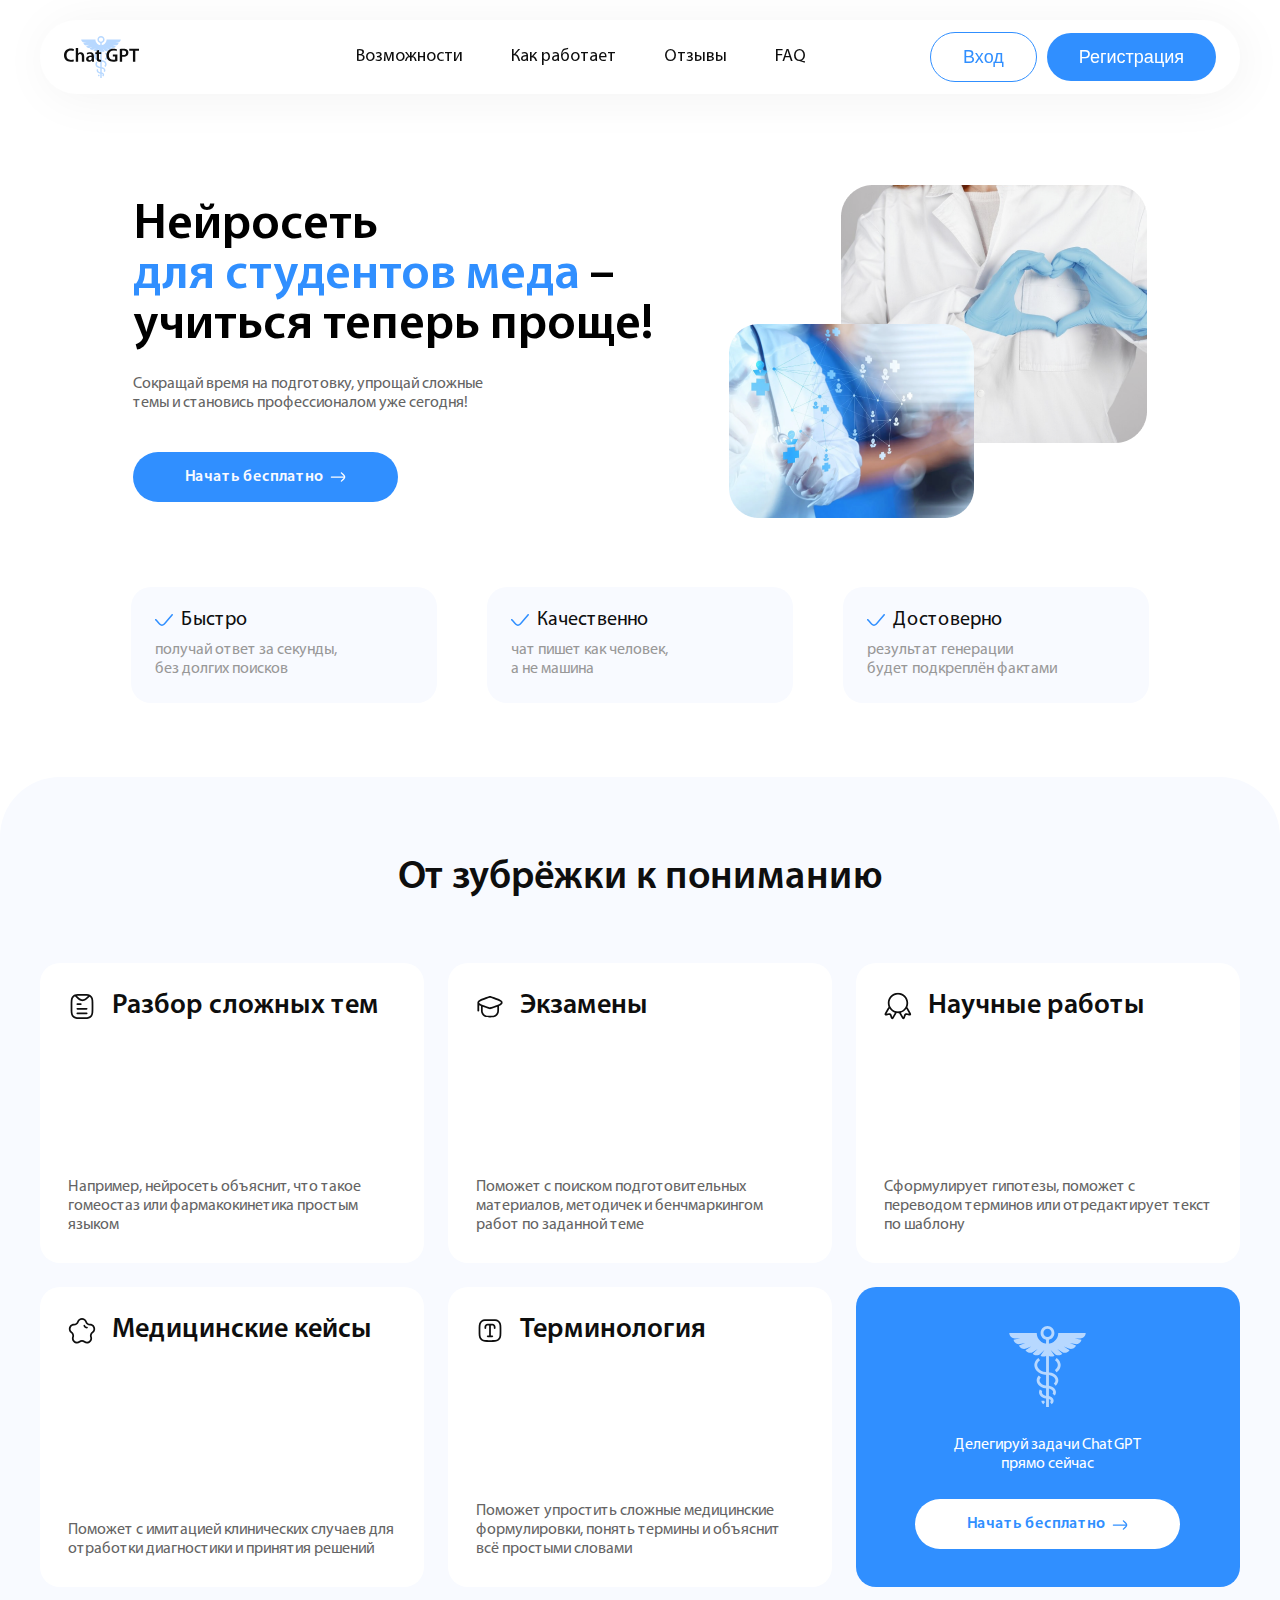
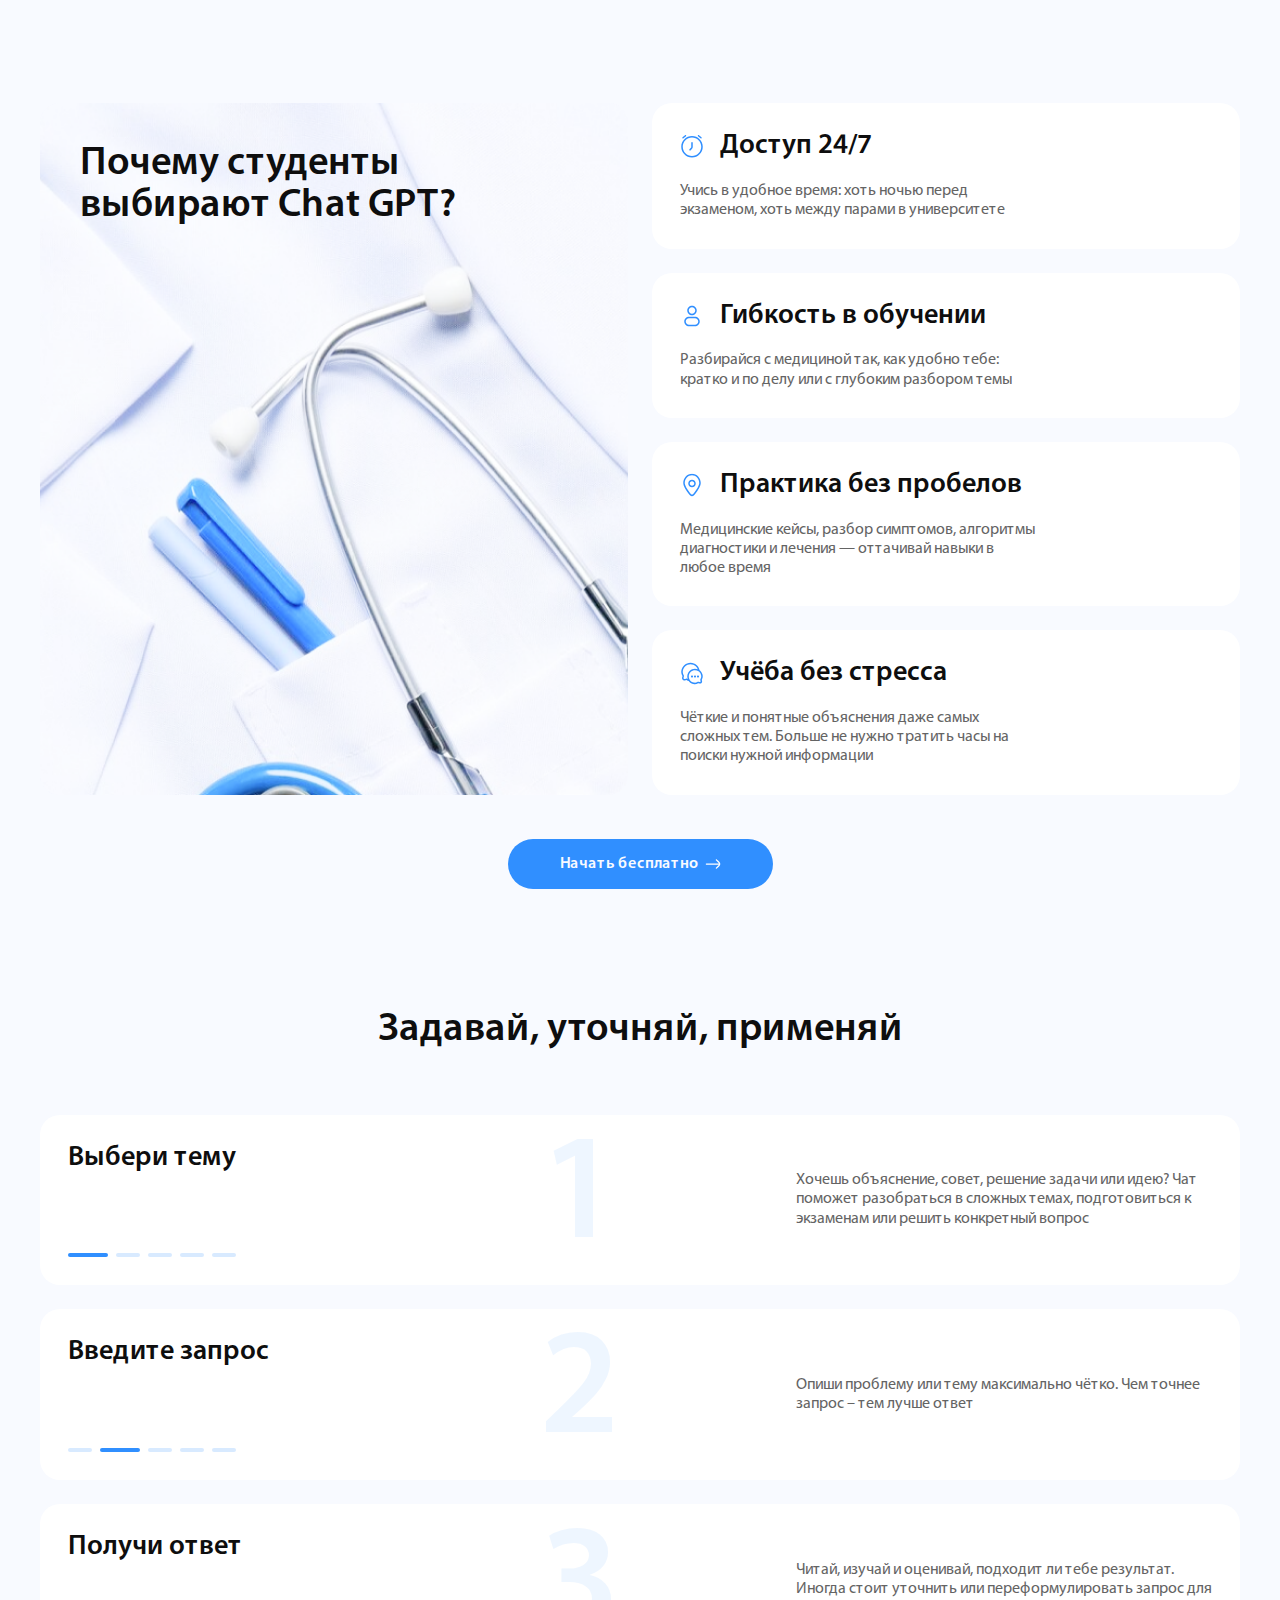
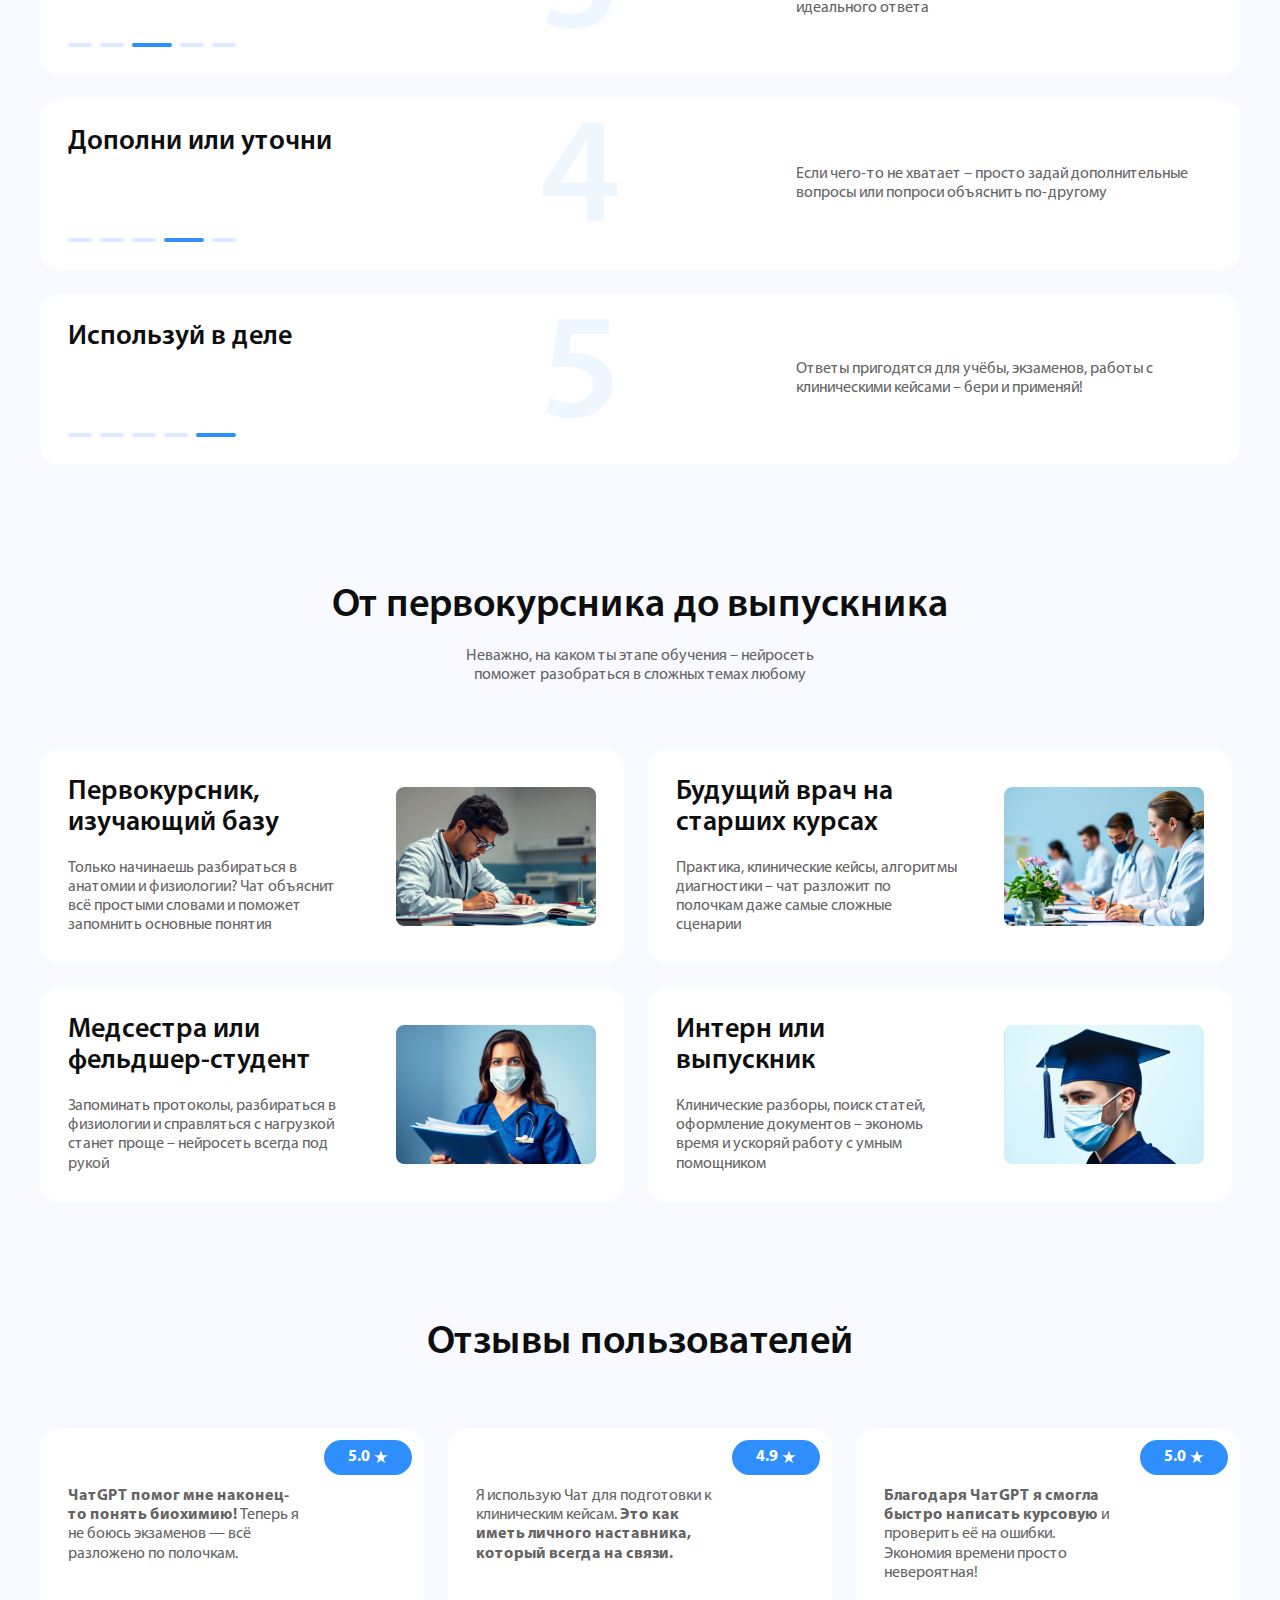
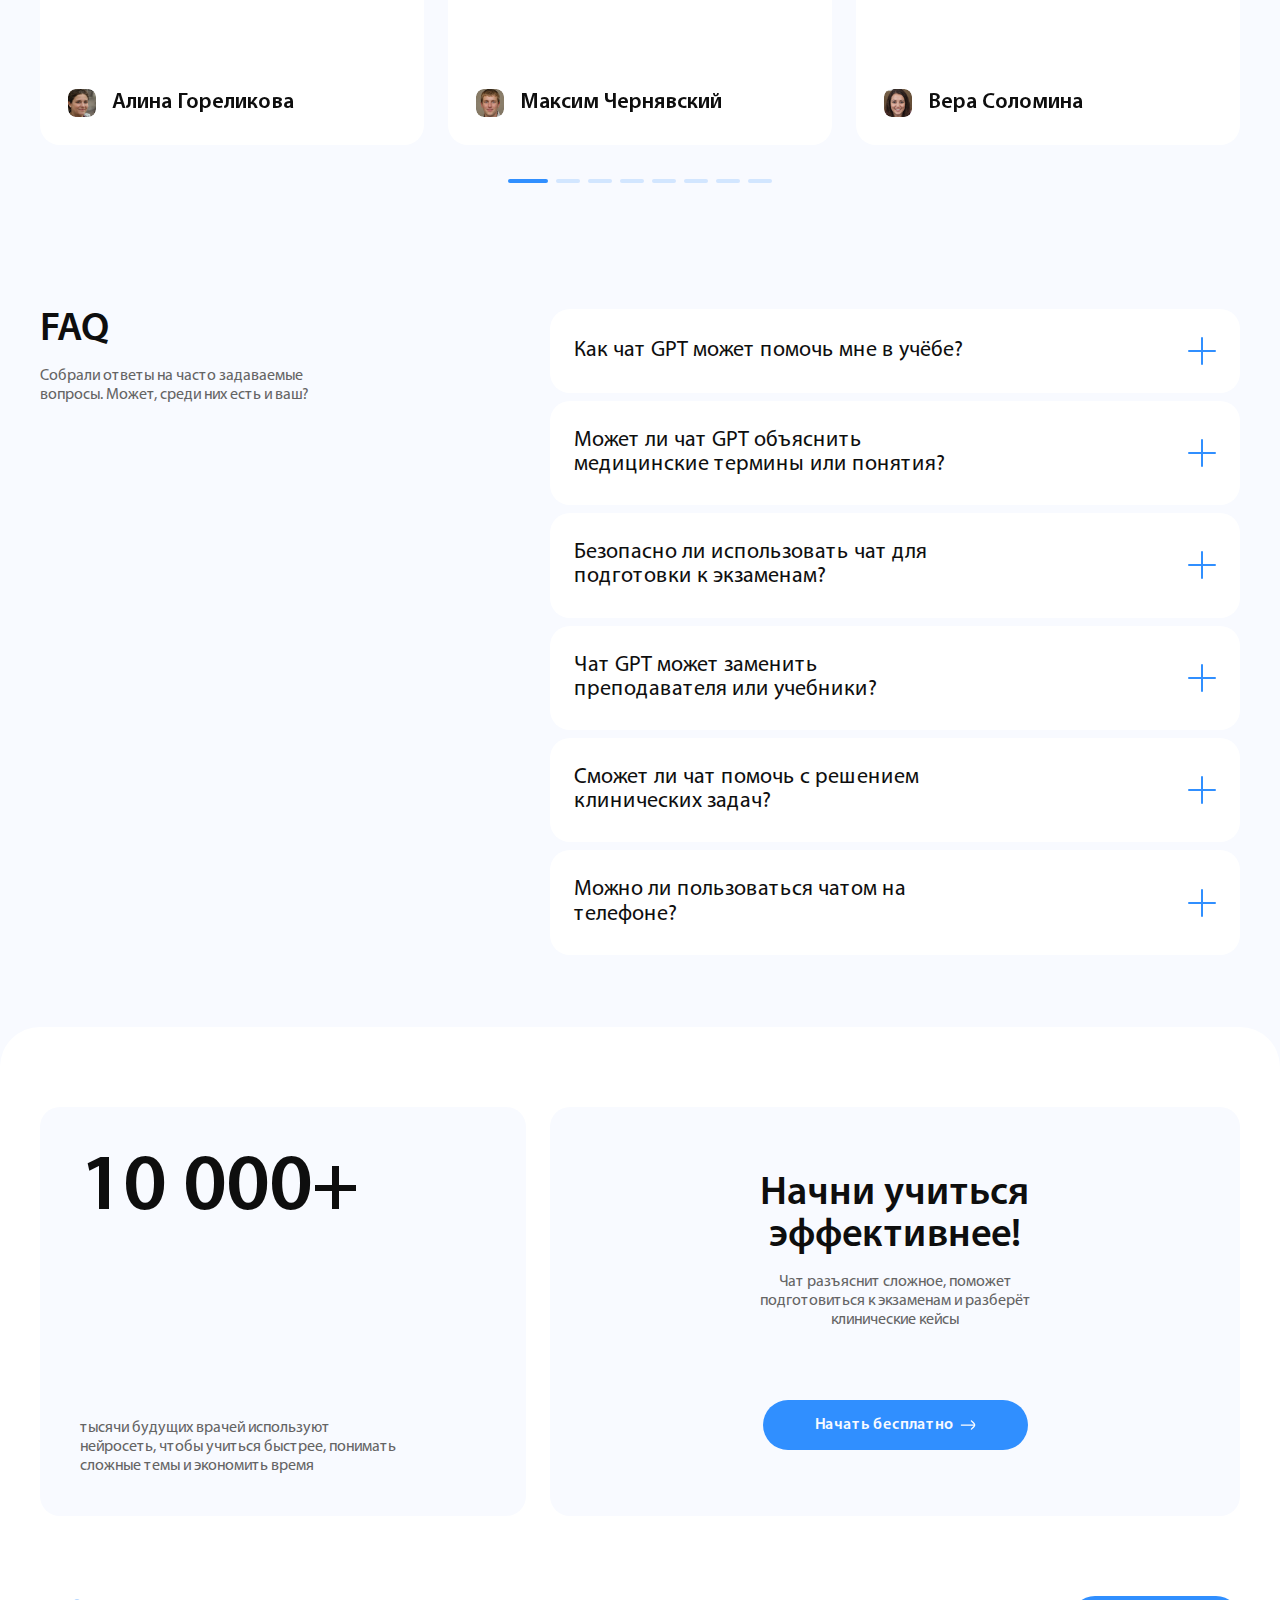
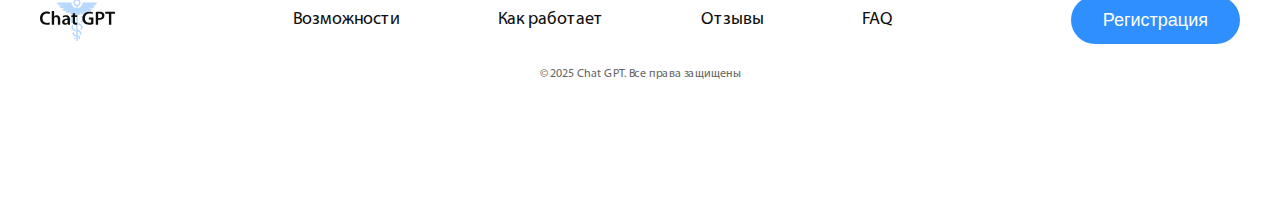
<file: index.html>
<!DOCTYPE html>
<html lang="ru">
<head>
    <meta charset="UTF-8">
    <meta name="viewport"
          content="width=device-width, user-scalable=no, initial-scale=1.0, maximum-scale=1.0, minimum-scale=1.0">
    <meta http-equiv="X-UA-Compatible" content="ie=edge">
    <title></title>
    <link rel="stylesheet" href="style.css">
</head>
<body>
<header>
    <div class="container">
        <div class="header-main G-align-center G-justify-between">
            <a href="#" class="logo G-flex"><img src="./assets/img/logo.svg" alt="ChatGPT"></a>
            <div class="menu-content">
                <div class="menu-mobile G-align-center">
                    <a href="#" class="logo-mobile-menu G-flex"><img src="./assets/img/logo.svg" alt="ChatGPT"></a>
                    <div class="nav-menu">
                        <ul class="menu-scroll G-align-center">
                            <li><a href="#features">Возможности</a></li>
                            <li><a href="#steps">Как работает</a></li>
                            <li><a href="#reviews">Отзывы</a></li>
                            <li><a href="#faq">FAQ</a></li>
                        </ul>
                    </div>
                    <div class="header-btn G-align-center">
                        <button class="btn-login">Вход</button>
                        <button class="btn-register">Регистрация</button>
                    </div>
                </div>
            </div>
            <div class="open-menu">
                 <span></span>
                 <span></span>
                 <span></span>
            </div>
        </div>
    </div>
</header>

<section class="network-medical-main">
    <div class="container">
        <div class="network-medical G-align-center G-justify-center">
            <div class="network-medical-info">
                <h1>Нейросеть</h1>
                <h1>
                    <span>для студентов меда</span>
                    – учиться теперь проще!</h1>
                <p>
                    Сокращай время на подготовку, упрощай сложные темы и становись профессионалом уже сегодня!
                </p>
                <a href="#" class="btn-blue">
                    <span>Начать бесплатно</span>
                    <i class="icon icon-arrow-right"></i>
                </a>
            </div>
            <div class="network-medical-photo G-flex">
                <img src="./assets/img/medical.webp" alt="medical">
            </div>
        </div>
        <div class="network-medical-cnt G-justify-center">
            <div class="network-medical-box">
                <div class="network-medical-name G-align-center">
                    <i class="icon-check"></i>
                    <span>Быстро</span>
                </div>
                <p>получай ответ за секунды, без долгих поисков</p>
            </div>
            <div class="network-medical-box">
                <div class="network-medical-name G-align-center">
                    <i class="icon-check"></i>
                    <span>Качественно</span>
                </div>
                <p>чат пишет как человек, а не машина</p>
            </div>
            <div class="network-medical-box">
                <div class="network-medical-name G-align-center">
                    <i class="icon-check"></i>
                    <span>Достоверно</span>
                </div>
                <p>результат генерации будет подкреплён фактами</p>
            </div>
        </div>
    </div>
</section>

<section id="features" class="from-cram">
    <div class="from-cram-fon">
        <div class="container">
            <h2>От зубрёжки к пониманию</h2>
            <div class="from-cram-cnt G-flex-wrap">
                <div class="from-cram-box G-flex-column G-justify-between">
                    <div class="from-cram-title G-align-center">
                        <img src="./assets/img/icon/document.svg" alt="document">
                        <h3>Разбор сложных тем</h3>
                    </div>
                    <p>
                        Например, нейросеть объяснит, что такое гомеостаз или фармакокинетика простым языком
                    </p>
                </div>
                <div class="from-cram-box G-flex-column G-justify-between">
                    <div class="from-cram-title G-align-center">
                        <img src="./assets/img/icon/education.svg" alt="education">
                        <h3>Экзамены</h3>
                    </div>
                    <p>
                        Поможет с поиском подготовительных материалов, методичек
                        и бенчмаркингом работ по заданной теме
                    </p>
                </div>
                <div class="from-cram-box G-flex-column G-justify-between">
                    <div class="from-cram-title G-align-center">
                        <img src="./assets/img/icon/award.svg" alt="award">
                        <h3>Научные работы</h3>
                    </div>
                    <p>
                        Сформулирует гипотезы, поможет с переводом терминов или отредактирует текст по шаблону
                    </p>
                </div>
                <div class="from-cram-box G-flex-column G-justify-between">
                    <div class="from-cram-title G-align-center">
                        <img src="./assets/img/icon/star.svg" alt="star">
                        <h3>Медицинские кейсы</h3>
                    </div>
                    <p>
                        Поможет с имитацией клинических случаев для отработки диагностики и принятия решений
                    </p>
                </div>
                <div class="from-cram-box G-flex-column G-justify-between">
                    <div class="from-cram-title G-align-center">
                        <img src="./assets/img/icon/text.svg" alt="text">
                        <h3>Терминология</h3>
                    </div>
                    <p>
                        Поможет упростить сложные медицинские формулировки, понять термины и объяснит всё простыми словами
                    </p>
                </div>

                <div class="delegate-tasks G-flex-column G-justify-center G-align-center">
                    <img src="./assets/img/icon/medicine-logo.svg" alt="medicine-logo">
                    <p>Делегируй задачи ChatGPT прямо сейчас</p>
                    <a href="#" class="btn-white G-center">
                        <span>Начать бесплатно</span>
                        <i class="icon icon-arrow-right"></i>
                    </a>
                </div>
            </div>
            <div class="from-cram-mobile">
                <div class="swiper from-cram-slider">
                    <div class="swiper-wrapper">
                        <div class="swiper-slide">
                            <div class="from-cram-box G-flex-column G-justify-between">
                                <div class="from-cram-title G-align-center">
                                    <img src="./assets/img/icon/document.svg" alt="document">
                                    <h3>Разбор сложных тем</h3>
                                </div>
                                <p>
                                    Например, нейросеть объяснит, что такое гомеостаз или фармакокинетика простым языком
                                </p>
                            </div>
                        </div>
                        <div class="swiper-slide">
                            <div class="from-cram-box G-flex-column G-justify-between">
                                <div class="from-cram-title G-align-center">
                                    <img src="./assets/img/icon/education.svg" alt="education">
                                    <h3>Экзамены</h3>
                                </div>
                                <p>
                                    Поможет с поиском подготовительных материалов, методичек
                                    и бенчмаркингом работ по заданной теме
                                </p>
                            </div>
                        </div>
                        <div class="swiper-slide">
                            <div class="from-cram-box G-flex-column G-justify-between">
                                <div class="from-cram-title G-align-center">
                                    <img src="./assets/img/icon/award.svg" alt="award">
                                    <h3>Научные работы</h3>
                                </div>
                                <p>
                                    Сформулирует гипотезы, поможет с переводом терминов или отредактирует текст по шаблону
                                </p>
                            </div>
                        </div>
                        <div class="swiper-slide">
                            <div class="from-cram-box G-flex-column G-justify-between">
                                <div class="from-cram-title G-align-center">
                                    <img src="./assets/img/icon/text.svg" alt="text">
                                    <h3>Терминология</h3>
                                </div>
                                <p>
                                    Поможет упростить сложные медицинские формулировки, понять термины и объяснит всё простыми словами
                                </p>
                            </div>
                        </div>
                    </div>
                    <div class="from-cram-pagination swiper-pagination"></div>
                </div>

                <div class="delegate-tasks G-flex-column G-justify-center G-align-center">
                    <img src="./assets/img/icon/medicine-logo.svg" alt="medicine-logo">
                    <p>Делегируй задачи ChatGPT прямо сейчас</p>
                    <a href="#" class="btn-white G-center">
                        <span>Начать бесплатно</span>
                        <i class="icon icon-arrow-right"></i>
                    </a>
                </div>

            </div>
        </div>
    </div>
</section>

<section class="students-main ">
    <div class="container">
        <div class="students-cnt G-justify-between">
            <div class="students-title">
                <h2>Почему студенты выбирают Chat GPT?</h2>
                <img src="./assets/img/students-pic.webp" alt="students">
            </div>
            <div class="students-info G-flex-column">
                <div class="students-box">
                    <div class="students-name G-align-center">
                        <img src="./assets/img/icon/time-circle.svg" alt="time">
                        <h3>Доступ 24/7</h3>
                    </div>
                    <p>
                        Учись в удобное время: хоть ночью перед экзаменом, хоть между парами в университете
                    </p>
                </div>
                <div class="students-box">
                    <div class="students-name G-align-center">
                        <img src="./assets/img/icon/profile.svg" alt="profile">
                        <h3>Гибкость в обучении</h3>
                    </div>
                    <p>
                        Разбирайся с медициной так, как удобно тебе: кратко и по делу или с глубоким разбором темы
                    </p>
                </div>
                <div class="students-box">
                    <div class="students-name G-align-center">
                        <img src="./assets/img/icon/location.svg" alt="location">
                        <h3>Практика без пробелов</h3>
                    </div>
                    <p>
                        Медицинские кейсы, разбор симптомов, алгоритмы диагностики и лечения — оттачивай навыки в любое время
                    </p>
                </div>
                <div class="students-box">
                    <div class="students-name G-align-center">
                        <img src="./assets/img/icon/messages.svg" alt="messages">
                        <h3>Учёба без стресса</h3>
                    </div>
                    <p>
                        Чёткие и понятные объяснения даже самых сложных тем. Больше не нужно тратить часы на поиски нужной информации
                    </p>
                </div>
            </div>
        </div>
        <div class="students-btn G-justify-center">
            <a href="#" class="btn-blue">
                <span>Начать бесплатно</span>
                <i class="icon icon-arrow-right"></i>
            </a>
        </div>
    </div>
</section>
<section id="steps" class="clarify-apply ">
    <div class="container">
        <h2>Задавай, уточняй, применяй</h2>
        <div class="clarify-apply-cnt">
            <div class="clarify-apply-box G-justify-between G-align-center">
                <div class="clarify-apply-name">
                    <h3>Выбери тему</h3>
                    <ul class="G-align-center">
                        <li class="clarify-apply-act"></li>
                        <li></li>
                        <li></li>
                        <li></li>
                        <li></li>
                    </ul>
                </div>
                <strong class="clarify-apply-count">1</strong>
                <p>
                    Хочешь объяснение, совет, решение задачи или идею? Чат поможет разобраться в сложных темах, подготовиться
                    к экзаменам или решить конкретный вопрос
                </p>
            </div>
            <div class="clarify-apply-box G-justify-between G-align-center">
                <div class="clarify-apply-name">
                    <h3>Введите запрос</h3>
                    <ul class="G-align-center">
                        <li></li>
                        <li class="clarify-apply-act"></li>
                        <li></li>
                        <li></li>
                        <li></li>
                    </ul>
                </div>
                <strong class="clarify-apply-count">2</strong>
                <p>
                    Опиши проблему или тему максимально чётко. Чем точнее запрос – тем лучше ответ
                </p>
            </div>
            <div class="clarify-apply-box G-justify-between G-align-center">
                <div class="clarify-apply-name">
                    <h3>Получи ответ</h3>
                    <ul class="G-align-center">
                        <li></li>
                        <li></li>
                        <li class="clarify-apply-act"></li>
                        <li></li>
                        <li></li>
                    </ul>
                </div>
                <strong class="clarify-apply-count">3</strong>
                <p>
                    Читай, изучай и оценивай, подходит ли тебе результат. Иногда стоит уточнить или переформулировать запрос для идеального ответа
                </p>
            </div>
            <div class="clarify-apply-box G-justify-between G-align-center">
                <div class="clarify-apply-name">
                    <h3>Дополни или уточни</h3>
                    <ul class="G-align-center">
                        <li></li>
                        <li></li>
                        <li></li>
                        <li class="clarify-apply-act"></li>
                        <li></li>
                    </ul>
                </div>
                <strong class="clarify-apply-count">4</strong>
                <p>
                    Если чего-то не хватает – просто задай дополнительные вопросы или попроси объяснить по-другому
                </p>
            </div>
            <div class="clarify-apply-box G-justify-between G-align-center">
                <div class="clarify-apply-name">
                    <h3>Используй в деле</h3>
                    <ul class="G-align-center">
                        <li></li>
                        <li></li>
                        <li></li>
                        <li></li>
                        <li class="clarify-apply-act"></li>
                    </ul>
                </div>
                <strong class="clarify-apply-count">5</strong>
                <p>
                    Ответы пригодятся для учёбы, экзаменов, работы с клиническими кейсами – бери и применяй!
                </p>
            </div>


        </div>
    </div>
</section>

<section class="freshman-main ">
    <div class="container">
        <div class="freshman-title G-flex-column G-align-center">
            <h2>От первокурсника до выпускника</h2>
            <p>Неважно, на каком ты этапе обучения – нейросеть поможет разобраться в сложных темах любому</p>
        </div>
        <div class="freshman-wrap G-flex-wrap">
            <div class="freshman-box G-align-center">
                <div class="freshman-name">
                    <h3>Первокурсник, изучающий базу</h3>
                    <p>
                        Только начинаешь разбираться
                        в анатомии и физиологии? Чат объяснит всё простыми словами
                        и поможет запомнить основные понятия
                    </p>
                </div>
                <div class="freshman-photo">
                    <img src="./assets/img/freshman-1.png" alt="freshman">
                </div>
            </div>
            <div class="freshman-box G-align-center">
                <div class="freshman-name">
                    <h3>Будущий врач
                        на старших курсах</h3>
                    <p>
                        Практика, клинические кейсы, алгоритмы диагностики – чат разложит по полочкам даже самые сложные сценарии
                    </p>
                </div>
                <div class="freshman-photo">
                    <img src="./assets/img/freshman-2.png" alt="freshman">
                </div>
            </div>
            <div class="freshman-box G-align-center">
                <div class="freshman-name">
                    <h3>Медсестра или фельдшер-студент</h3>
                    <p>
                        Запоминать протоколы, разбираться в физиологии и справляться
                        с нагрузкой станет проще – нейросеть всегда под рукой
                    </p>
                </div>
                <div class="freshman-photo">
                    <img src="./assets/img/freshman-3.png" alt="freshman">
                </div>
            </div>
            <div class="freshman-box G-align-center">
                <div class="freshman-name">
                    <h3>Интерн или выпускник</h3>
                    <p>
                        Клинические разборы, поиск статей, оформление документов – экономь время и ускоряй работу с умным помощником
                    </p>
                </div>
                <div class="freshman-photo">
                    <img src="./assets/img/freshman-4.png" alt="freshman">
                </div>
            </div>
        </div>
    </div>
</section>

<section id="reviews" class="user-reviews fon">
    <div class="container">
        <h2>Отзывы пользователей</h2>
        <div class="user-reviews-cnt">
            <div class="swiper user-reviews-slider">
                <div class="swiper-wrapper">
                    <div class="swiper-slide">
                        <div class="user-reviews-box">
                            <div class="user-reviews-description">
                                <div class="user-reviews-count G-center">
                                    <span>5.0</span>
                                    <i class="icon-star"></i>
                                </div>
                                <p>
                                    <b>ЧатGPT помог мне наконец-то понять биохимию!</b> Теперь я не боюсь экзаменов — всё разложено по полочкам.
                                </p>
                            </div>
                            <div class="user-reviews-name G-align-center">
                                <img src="./assets/img/user-1.png" alt="user">
                                <h3>Алина Гореликова</h3>
                            </div>
                        </div>
                    </div>
                    <div class="swiper-slide">
                        <div class="user-reviews-box">
                            <div class="user-reviews-description">
                                <div class="user-reviews-count G-center">
                                    <span>4.9</span>
                                    <i class="icon-star"></i>
                                </div>
                                <p>
                                    Я использую Чат для подготовки к клиническим кейсам. <b>Это как иметь личного наставника, который всегда на связи.</b>
                                </p>
                            </div>
                            <div class="user-reviews-name G-align-center">
                                <img src="./assets/img/user-2.png" alt="user">
                                <h3>Максим Чернявский</h3>
                            </div>
                        </div>
                    </div>
                    <div class="swiper-slide">
                        <div class="user-reviews-box">
                            <div class="user-reviews-description">
                                <div class="user-reviews-count G-center">
                                    <span>5.0</span>
                                    <i class="icon-star"></i>
                                </div>
                                <p>
                                    <b>Благодаря ЧатGPT я смогла быстро написать курсовую</b> и проверить её на ошибки. Экономия времени просто невероятная!
                                </p>
                            </div>
                            <div class="user-reviews-name G-align-center">
                                <img src="./assets/img/user-3.png" alt="user">
                                <h3>Вера Соломина</h3>
                            </div>
                        </div>
                    </div>
                    <div class="swiper-slide">
                        <div class="user-reviews-box">
                            <div class="user-reviews-description">
                                <div class="user-reviews-count G-center">
                                    <span>5.0</span>
                                    <i class="icon-star"></i>
                                </div>
                                <p>
                                    <b>ЧатGPT — это находка для старшекурсника.</b> Объясняет сложные вещи проще, чем учебники, и помогает повторить всё перед практикой.
                                </p>
                            </div>
                            <div class="user-reviews-name G-align-center">
                                <img src="./assets/img/user-4.png" alt="user">
                                <h3>Илья Румянцев</h3>
                            </div>
                        </div>
                    </div>
                    <div class="swiper-slide">
                        <div class="user-reviews-box">
                            <div class="user-reviews-description">
                                <div class="user-reviews-count G-center">
                                    <span>5.0</span>
                                    <i class="icon-star"></i>
                                </div>
                                <p>
                                    <b>Чат GPT идеально подходит для разбора анатомии</b> без лишних терминов. Моё обучение стало в разы эффективнее!
                                </p>
                            </div>
                            <div class="user-reviews-name G-align-center">
                                <img src="./assets/img/user-5.png" alt="user">
                                <h3>Екатерина Лазарева</h3>
                            </div>
                        </div>
                    </div>
                    <div class="swiper-slide">
                        <div class="user-reviews-box">
                            <div class="user-reviews-description">
                                <div class="user-reviews-count G-center">
                                    <span>5.0</span>
                                    <i class="icon-star"></i>
                                </div>
                                <p>
                                    Накануне зачёта по фармакологии <b>чат буквально спас меня.</b> Составил карточки для запоминания препаратов за считанные минуты.
                                </p>
                            </div>
                            <div class="user-reviews-name G-align-center">
                                <img src="./assets/img/user-6.png" alt="user">
                                <h3>Даниил Корнеев</h3>
                            </div>
                        </div>
                    </div>
                    <div class="swiper-slide">
                        <div class="user-reviews-box">
                            <div class="user-reviews-description">
                                <div class="user-reviews-count G-center">
                                    <span>5.0</span>
                                    <i class="icon-star"></i>
                                </div>
                                <p>
                                    Рефераты и курсовые перестали быть проблемой — <b>чат помогает не только писать, но и находит актуальные источники.</b> Это реально упрощает жизнь!
                                </p>
                            </div>
                            <div class="user-reviews-name G-align-center">
                                <img src="./assets/img/user-7.png" alt="user">
                                <h3>Анна Светличная</h3>
                            </div>
                        </div>
                    </div>
                    <div class="swiper-slide">
                        <div class="user-reviews-box">
                            <div class="user-reviews-description">
                                <div class="user-reviews-count G-center">
                                    <span>5.0</span>
                                    <i class="icon-star"></i>
                                </div>
                                <p>
                                    Я постоянно использую чат для проверки знаний перед тестами. Это как <b>тренажёр, который всегда под рукой.</b>
                                </p>
                            </div>
                            <div class="user-reviews-name G-align-center">
                                <img src="./assets/img/user-8.png" alt="user">
                                <h3>Глеб Тарасов</h3>
                            </div>
                        </div>
                    </div>
                </div>
            </div>
            <div class="reviews-pagination swiper-pagination"></div>
        </div>
    </div>
</section>
<section id="faq" class="faq ">
    <div class="container">
        <div class="faq-content G-justify-between G-align-start">
            <div class="faq-content-title">
                <h2>FAQ</h2>
                <p>
                    Собрали ответы на часто задаваемые вопросы. Может, среди них есть и ваш?
                </p>
            </div>
            <div id="accordion" class="accordion">
                <div class="accordion-box">
                    <div class="accordion-click link">
                        <h3>Как чат GPT может помочь мне в учёбе?</h3>
                        <span class="accordion-plus"></span>
                    </div>
                    <div class="submenu">
                        <p>
                            Он объясняет сложные темы простыми словами, создаёт карточки для запоминания, помогает готовиться к экзаменам и даже проверяет тексты на ошибки
                        </p>
                    </div>
                </div>
                <div class="accordion-box">
                    <div class="accordion-click link">
                        <h3>Может ли чат GPT объяснить медицинские термины или понятия?</h3>
                        <span class="accordion-plus"></span>
                    </div>
                    <div class="submenu">
                        <p>
                            Конечно! Он объясняет как для новичков, так и на более продвинутом уровне, адаптируясь к вашему запросу
                        </p>
                    </div>
                </div>
                <div class="accordion-box">
                    <div class="accordion-click link">
                        <h3>Безопасно ли использовать чат для подготовки к экзаменам?</h3>
                        <span class="accordion-plus"></span>
                    </div>
                    <div class="submenu">
                        <p>
                            Да, Чат работает на основе проверенных данных и помогает структурировать знания, но всегда проверяйте важную информацию в официальных источниках
                        </p>
                    </div>
                </div>
                <div class="accordion-box">
                    <div class="accordion-click link">
                        <h3>Чат GPT может заменить преподавателя или учебники?</h3>
                        <span class="accordion-plus"></span>
                    </div>
                    <div class="submenu">
                        <p>
                            Нет, он скорее помощник, который дополняет вашу учёбу. Это инструмент, который делает процесс быстрее и удобнее
                        </p>
                    </div>
                </div>
                <div class="accordion-box">
                    <div class="accordion-click link">
                        <h3>Сможет ли чат помочь с решением клинических задач?</h3>
                        <span class="accordion-plus"></span>
                    </div>
                    <div class="submenu">
                        <p>
                            Да, он разбирает алгоритмы диагностики, предлагает логические шаги и помогает анализировать кейсы
                        </p>
                    </div>
                </div>
                <div class="accordion-box">
                    <div class="accordion-click link">
                        <h3>Можно ли пользоваться чатом на телефоне?</h3>
                        <span class="accordion-plus"></span>
                    </div>
                    <div class="submenu">
                        <p>
                            Да, чат доступен с любого устройства с интернетом, будь то компьютер, планшет или смартфон
                        </p>
                    </div>
                </div>
            </div>
        </div>
    </div>
</section>

<footer>
    <div class="container">
        <div class="start-learning G-justify-between ">
            <div class="start-learning-price G-flex-column G-justify-between">
                <strong>10 000+</strong>
                <p>
                    тысячи будущих врачей используют нейросеть, чтобы учиться быстрее, понимать сложные темы и экономить время
                </p>
            </div>
            <div class="start-learning-info G-flex-column G-align-center">
                <h2>Начни учиться эффективнее!</h2>
                <p>
                    Чат разъяснит сложное, поможет подготовиться к экзаменам и разберёт клинические кейсы
                </p>
                <a href="#" class="btn-blue">
                    <span>Начать бесплатно</span>
                    <i class="icon icon-arrow-right"></i>
                </a>
            </div>
        </div>
        <div class="footer-main G-justify-between G-align-center">
            <a href="#" class="logo G-flex"><img src="./assets/img/logo.svg" alt="logo"></a>
            <div class="nav-menu">
                <ul class="menu-scroll G-align-center">
                    <li><a href="#features">Возможности</a></li>
                    <li><a href="#steps">Как работает</a></li>
                    <li><a href="#reviews">Отзывы</a></li>
                    <li><a href="#faq">FAQ</a></li>
                </ul>
            </div>
            <button class="btn-register">Регистрация</button>
        </div>
        <div class="reserved G-center">
            <p>© 2025 Chat GPT. Все права защищены</p>
        </div>
    </div>
</footer>


<script src="assets/js/jquery-3.6.4.js"></script>
<script src="assets/js/swiper-bundle.min.js"></script>
<script src="assets/js/script.js"></script>
</body>
</html>
</file>
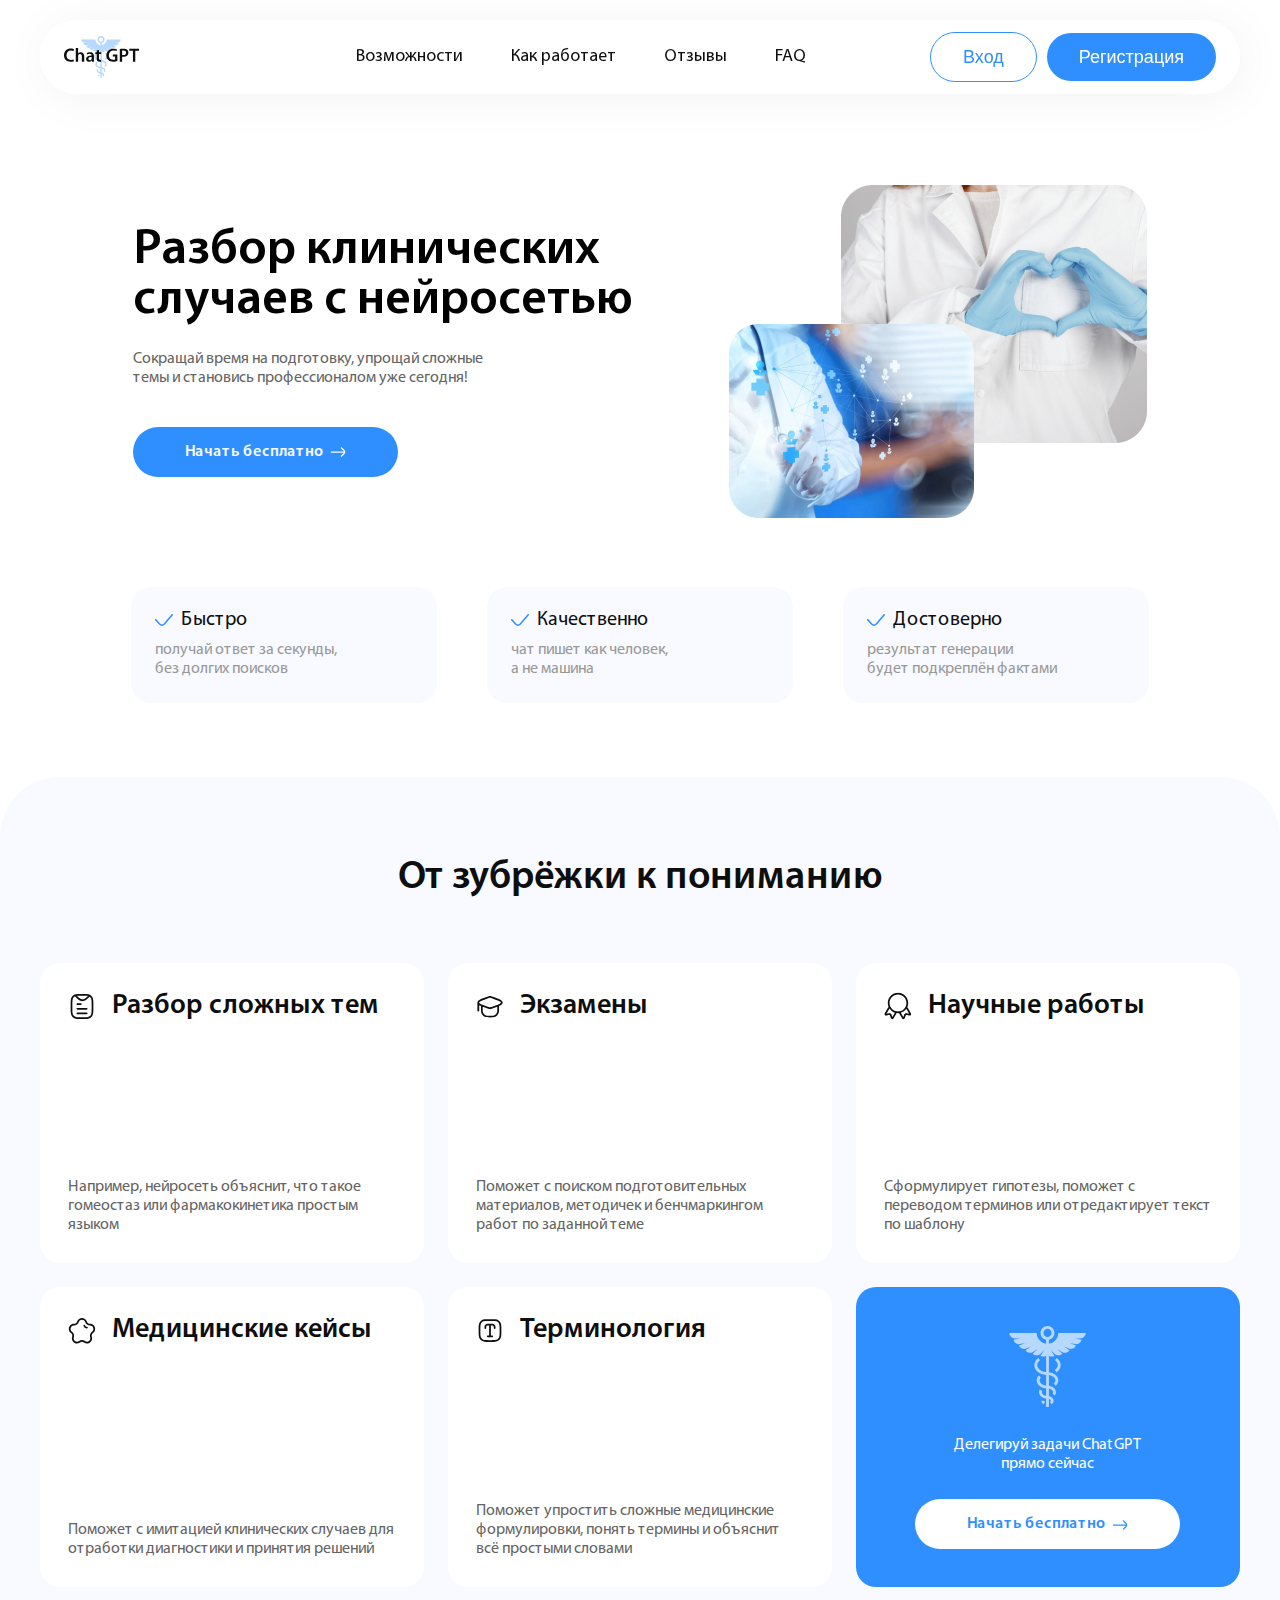
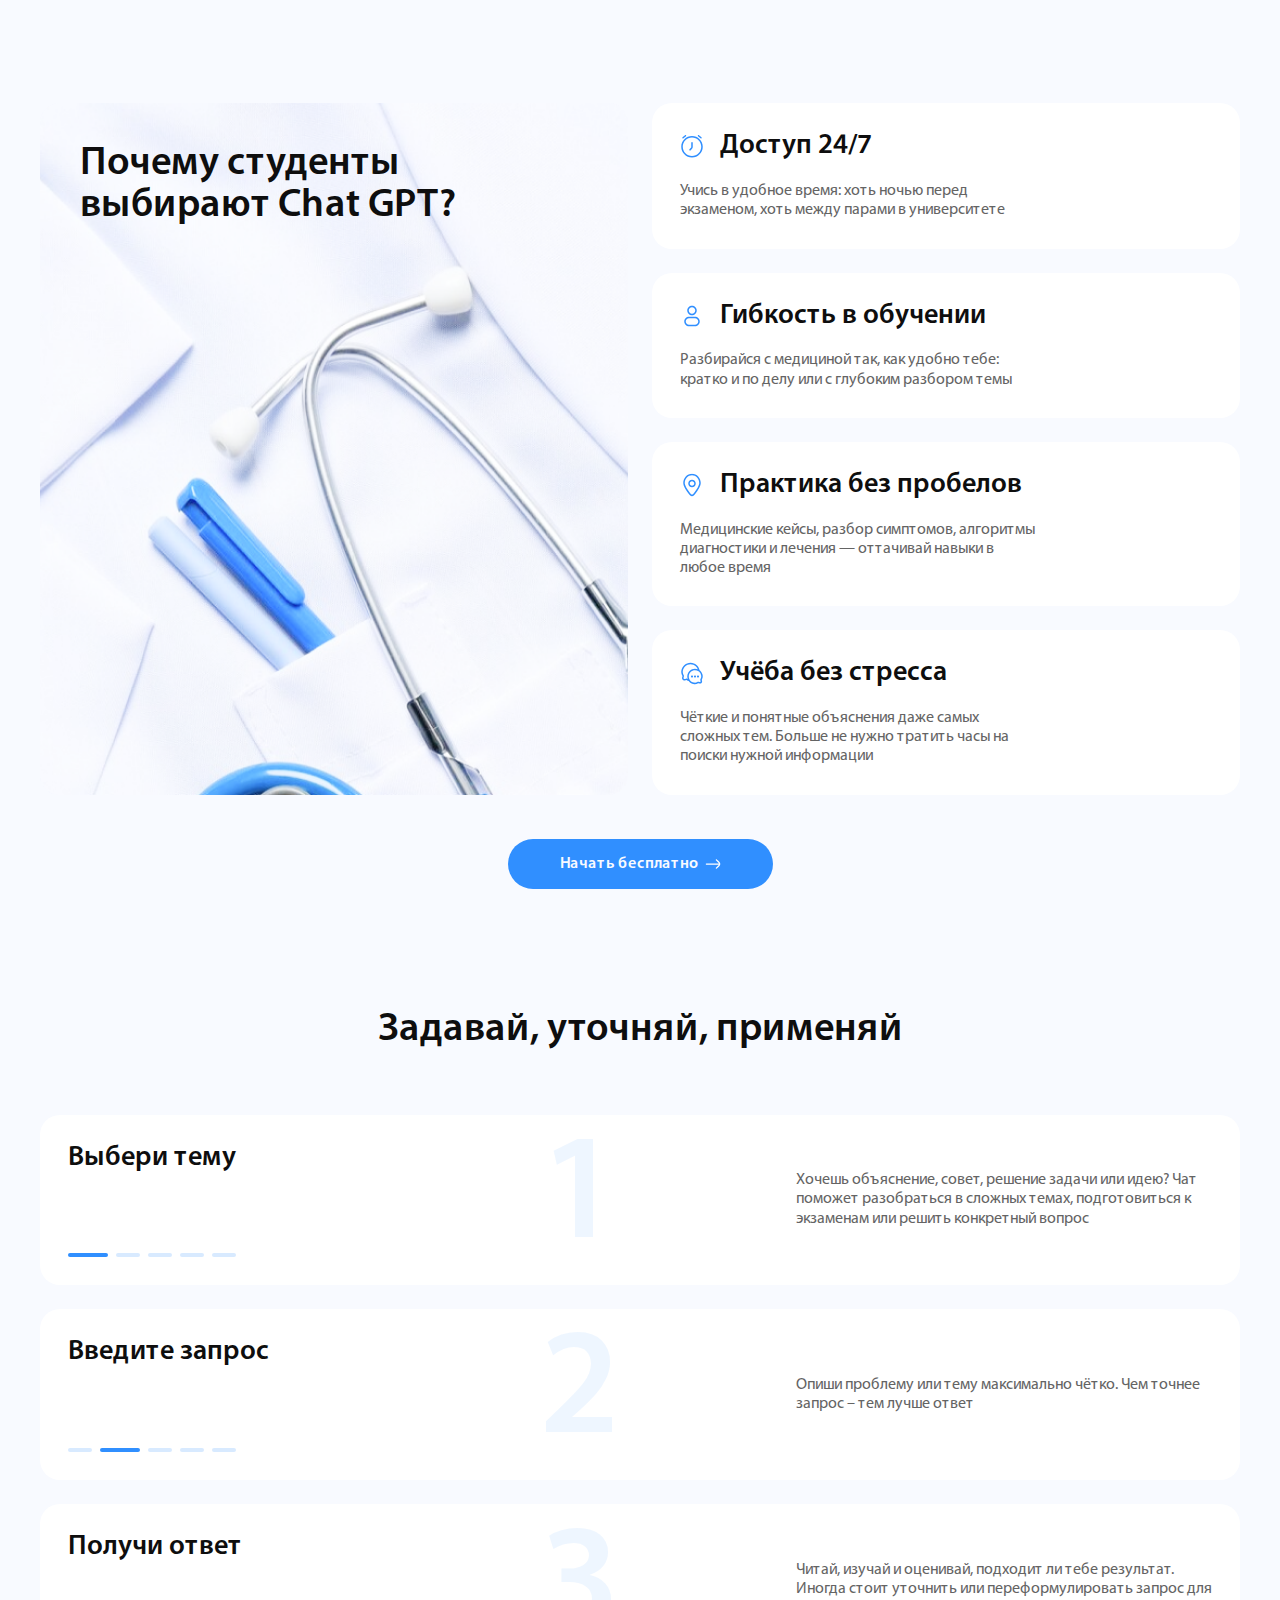
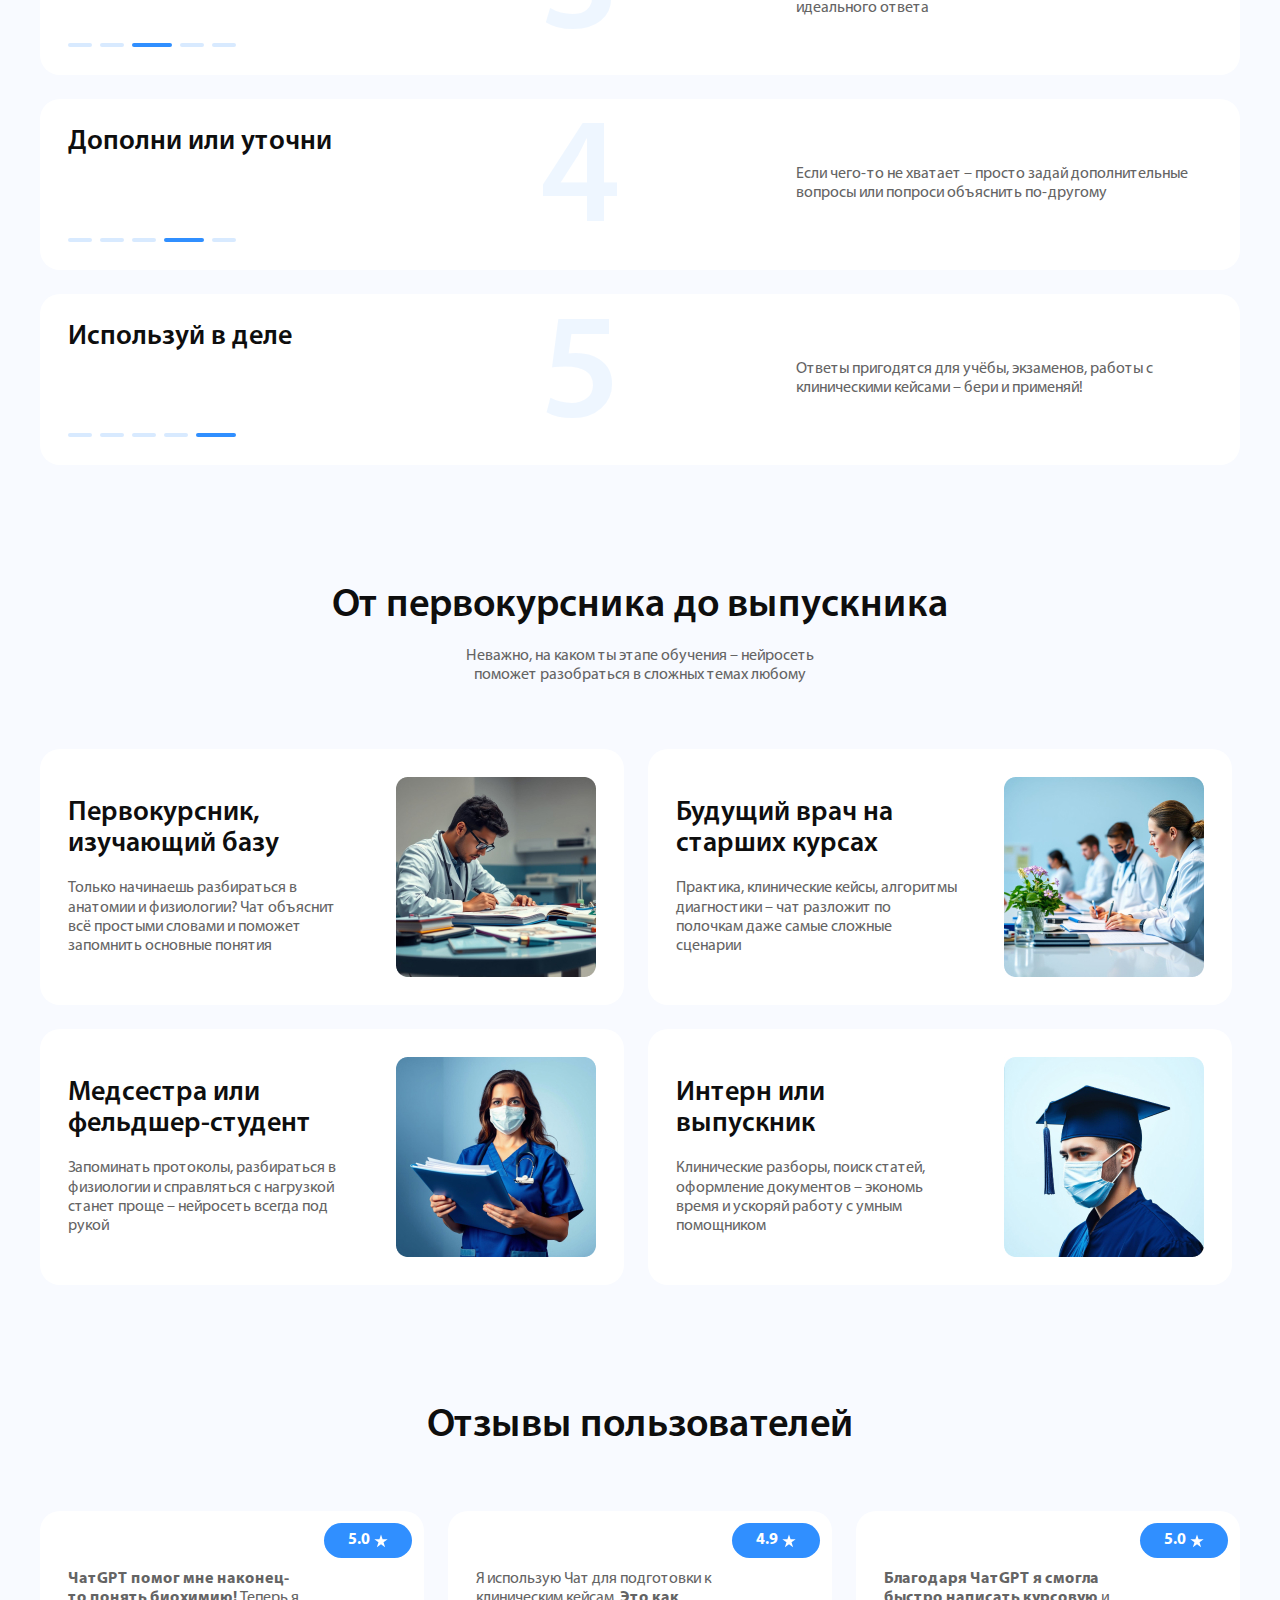
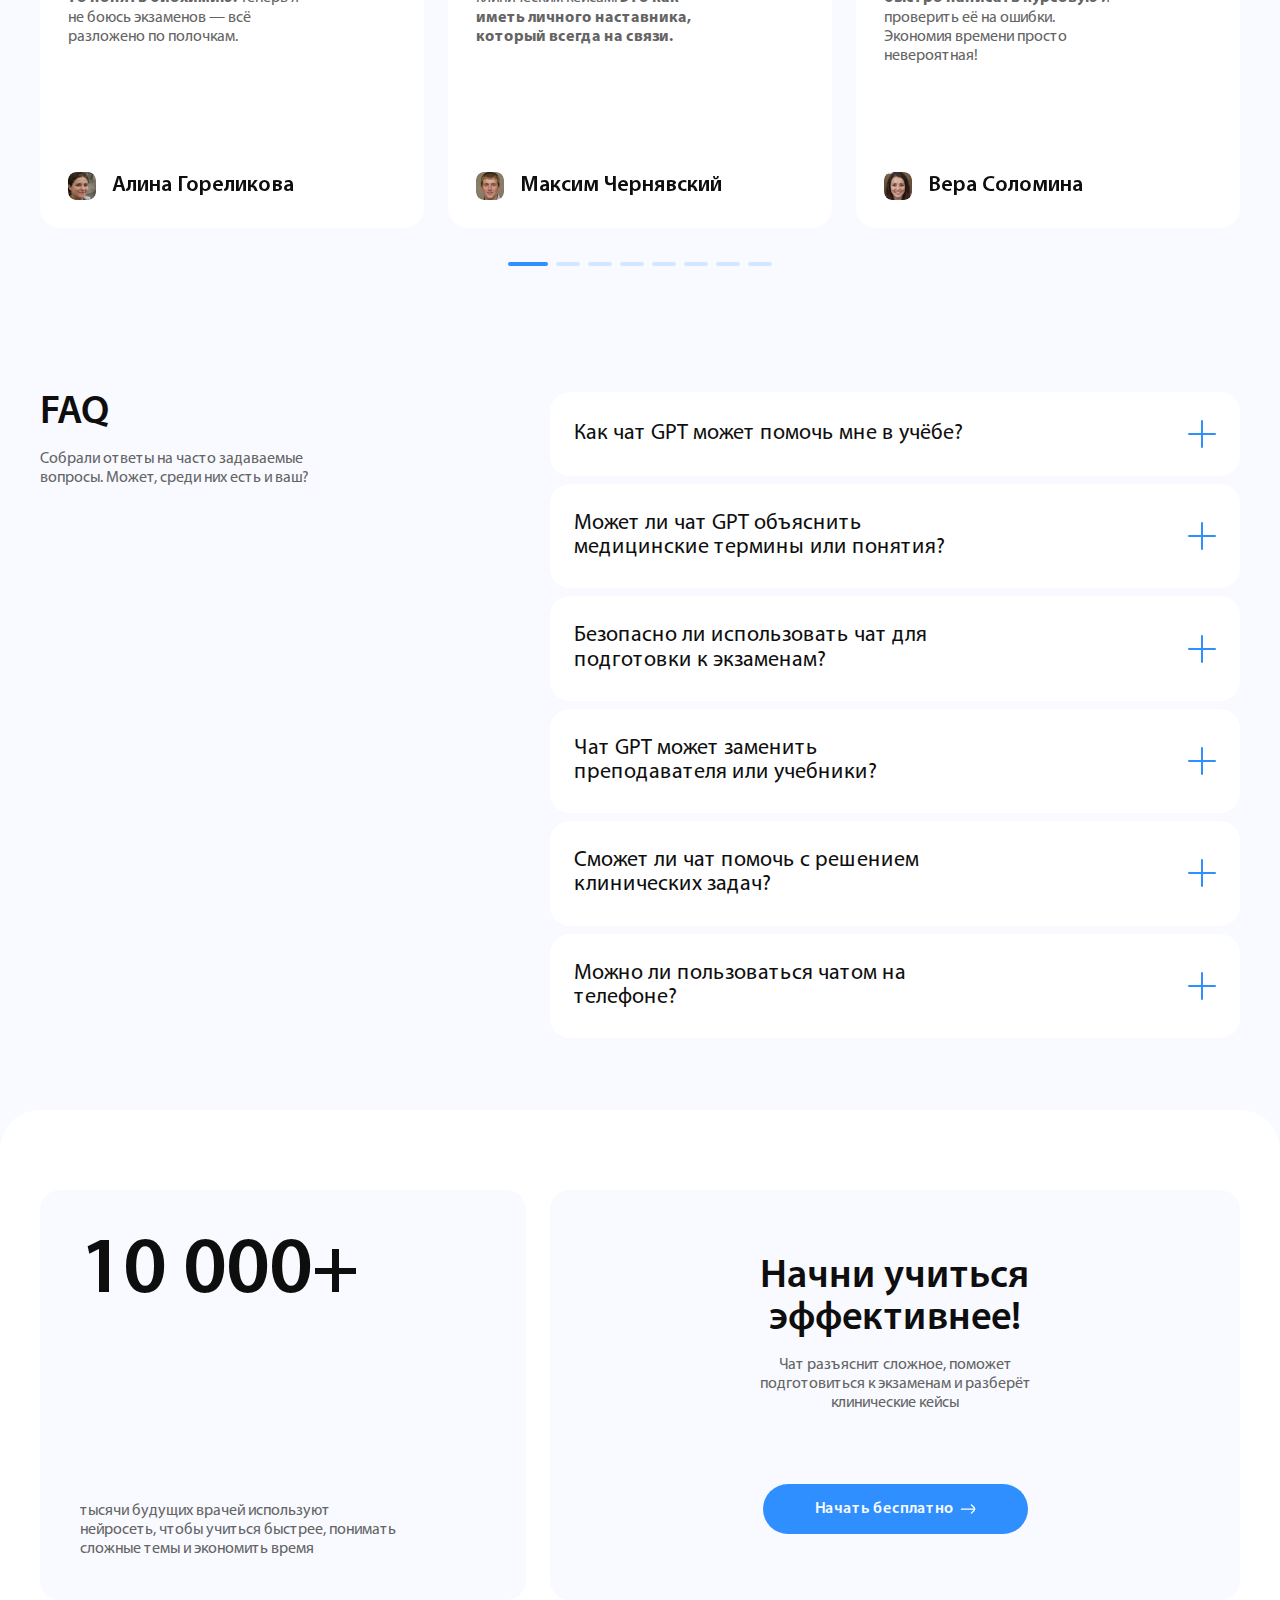
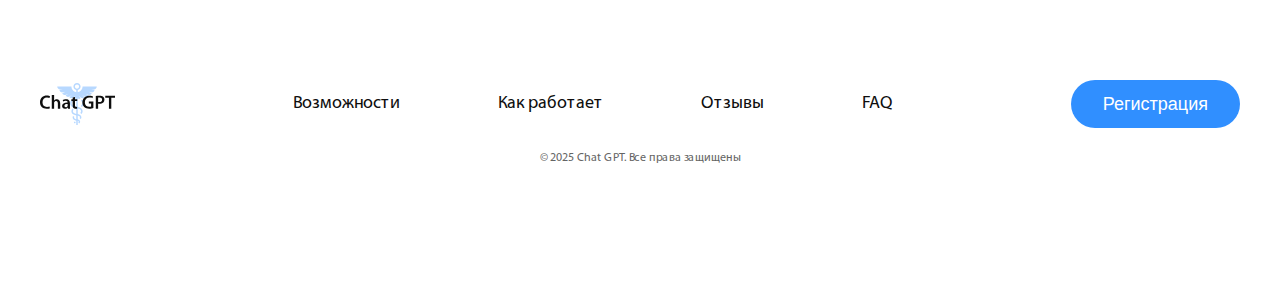
<file: analysis.html>
<!DOCTYPE html>
<html lang="ru">
<head>
    <meta charset="UTF-8">
    <meta name="viewport"
          content="width=device-width, user-scalable=no, initial-scale=1.0, maximum-scale=1.0, minimum-scale=1.0">
    <meta http-equiv="X-UA-Compatible" content="ie=edge">
    <title></title>
    <link rel="stylesheet" href="style.css">
</head>
<body>
<header>
    <div class="container">
        <div class="header-main G-align-center G-justify-between">
            <a href="#" class="logo G-flex"><img src="./assets/img/logo.svg" alt="ChatGPT"></a>
            <div class="menu-content">
                <div class="menu-mobile G-align-center">
                    <a href="#" class="logo-mobile-menu G-flex"><img src="./assets/img/logo.svg" alt="ChatGPT"></a>
                    <div class="nav-menu">
                        <ul class="menu-scroll G-align-center">
                            <li><a href="#features">Возможности</a></li>
                            <li><a href="#steps">Как работает</a></li>
                            <li><a href="#reviews">Отзывы</a></li>
                            <li><a href="#faq">FAQ</a></li>
                        </ul>
                    </div>
                    <div class="header-btn G-align-center">
                        <button class="btn-login">Вход</button>
                        <button class="btn-register">Регистрация</button>
                    </div>
                </div>
            </div>
            <div class="open-menu">
                <span></span>
                <span></span>
                <span></span>
            </div>
        </div>
    </div>
</header>

<section class="network-medical-main">
    <div class="container">
        <div class="network-medical G-align-center G-justify-center">
            <div class="network-medical-info">
                <h1>Разбор клинических случаев с нейросетью</h1>
                <p>
                    Сокращай время на подготовку, упрощай сложные темы и становись профессионалом уже сегодня!
                </p>
                <a href="#" class="btn-blue">
                    <span>Начать бесплатно</span>
                    <i class="icon icon-arrow-right"></i>
                </a>
            </div>
            <div class="network-medical-photo G-flex">
                <img src="./assets/img/medical.webp" alt="medical">
            </div>
        </div>
        <div class="network-medical-cnt G-justify-center">
            <div class="network-medical-box">
                <div class="network-medical-name G-align-center">
                    <i class="icon-check"></i>
                    <span>Быстро</span>
                </div>
                <p>получай ответ за секунды, без долгих поисков</p>
            </div>
            <div class="network-medical-box">
                <div class="network-medical-name G-align-center">
                    <i class="icon-check"></i>
                    <span>Качественно</span>
                </div>
                <p>чат пишет как человек, а не машина</p>
            </div>
            <div class="network-medical-box">
                <div class="network-medical-name G-align-center">
                    <i class="icon-check"></i>
                    <span>Достоверно</span>
                </div>
                <p>результат генерации будет подкреплён фактами</p>
            </div>
        </div>
    </div>
</section>

<section id="features" class="from-cram">
    <div class="from-cram-fon">
        <div class="container">
            <h2>От зубрёжки к пониманию</h2>
            <div class="from-cram-cnt G-flex-wrap">
                <div class="from-cram-box G-flex-column G-justify-between">
                    <div class="from-cram-title G-align-center">
                        <img src="./assets/img/icon/document.svg" alt="document">
                        <h3>Разбор сложных тем</h3>
                    </div>
                    <p>
                        Например, нейросеть объяснит, что такое гомеостаз или фармакокинетика простым языком
                    </p>
                </div>
                <div class="from-cram-box G-flex-column G-justify-between">
                    <div class="from-cram-title G-align-center">
                        <img src="./assets/img/icon/education.svg" alt="education">
                        <h3>Экзамены</h3>
                    </div>
                    <p>
                        Поможет с поиском подготовительных материалов, методичек
                        и бенчмаркингом работ по заданной теме
                    </p>
                </div>
                <div class="from-cram-box G-flex-column G-justify-between">
                    <div class="from-cram-title G-align-center">
                        <img src="./assets/img/icon/award.svg" alt="award">
                        <h3>Научные работы</h3>
                    </div>
                    <p>
                        Сформулирует гипотезы, поможет с переводом терминов или отредактирует текст по шаблону
                    </p>
                </div>
                <div class="from-cram-box G-flex-column G-justify-between">
                    <div class="from-cram-title G-align-center">
                        <img src="./assets/img/icon/star.svg" alt="star">
                        <h3>Медицинские кейсы</h3>
                    </div>
                    <p>
                        Поможет с имитацией клинических случаев для отработки диагностики и принятия решений
                    </p>
                </div>
                <div class="from-cram-box G-flex-column G-justify-between">
                    <div class="from-cram-title G-align-center">
                        <img src="./assets/img/icon/text.svg" alt="text">
                        <h3>Терминология</h3>
                    </div>
                    <p>
                        Поможет упростить сложные медицинские формулировки, понять термины и объяснит всё простыми словами
                    </p>
                </div>

                <div class="delegate-tasks G-flex-column G-justify-center G-align-center">
                    <img src="./assets/img/icon/medicine-logo.svg" alt="medicine-logo">
                    <p>Делегируй задачи ChatGPT прямо сейчас</p>
                    <a href="#" class="btn-white G-center">
                        <span>Начать бесплатно</span>
                        <i class="icon icon-arrow-right"></i>
                    </a>
                </div>
            </div>
            <div class="from-cram-mobile">
                <div class="swiper from-cram-slider">
                    <div class="swiper-wrapper">
                        <div class="swiper-slide">
                            <div class="from-cram-box G-flex-column G-justify-between">
                                <div class="from-cram-title G-align-center">
                                    <img src="./assets/img/icon/document.svg" alt="document">
                                    <h3>Разбор сложных тем</h3>
                                </div>
                                <p>
                                    Например, нейросеть объяснит, что такое гомеостаз или фармакокинетика простым языком
                                </p>
                            </div>
                        </div>
                        <div class="swiper-slide">
                            <div class="from-cram-box G-flex-column G-justify-between">
                                <div class="from-cram-title G-align-center">
                                    <img src="./assets/img/icon/education.svg" alt="education">
                                    <h3>Экзамены</h3>
                                </div>
                                <p>
                                    Поможет с поиском подготовительных материалов, методичек
                                    и бенчмаркингом работ по заданной теме
                                </p>
                            </div>
                        </div>
                        <div class="swiper-slide">
                            <div class="from-cram-box G-flex-column G-justify-between">
                                <div class="from-cram-title G-align-center">
                                    <img src="./assets/img/icon/award.svg" alt="award">
                                    <h3>Научные работы</h3>
                                </div>
                                <p>
                                    Сформулирует гипотезы, поможет с переводом терминов или отредактирует текст по шаблону
                                </p>
                            </div>
                        </div>
                        <div class="swiper-slide">
                            <div class="from-cram-box G-flex-column G-justify-between">
                                <div class="from-cram-title G-align-center">
                                    <img src="./assets/img/icon/text.svg" alt="text">
                                    <h3>Терминология</h3>
                                </div>
                                <p>
                                    Поможет упростить сложные медицинские формулировки, понять термины и объяснит всё простыми словами
                                </p>
                            </div>
                        </div>
                    </div>
                    <div class="from-cram-pagination swiper-pagination"></div>
                </div>

                <div class="delegate-tasks G-flex-column G-justify-center G-align-center">
                    <img src="./assets/img/icon/medicine-logo.svg" alt="medicine-logo">
                    <p>Делегируй задачи ChatGPT прямо сейчас</p>
                    <a href="#" class="btn-white G-center">
                        <span>Начать бесплатно</span>
                        <i class="icon icon-arrow-right"></i>
                    </a>
                </div>

            </div>
        </div>
    </div>
</section>

<section class="students-main ">
    <div class="container">
        <div class="students-cnt G-justify-between">
            <div class="students-title">
                <h2>Почему студенты выбирают Chat GPT?</h2>
                <img src="./assets/img/students-pic.webp" alt="students">
            </div>
            <div class="students-info G-flex-column">
                <div class="students-box">
                    <div class="students-name G-align-center">
                        <img src="./assets/img/icon/time-circle.svg" alt="time">
                        <h3>Доступ 24/7</h3>
                    </div>
                    <p>
                        Учись в удобное время: хоть ночью перед экзаменом, хоть между парами в университете
                    </p>
                </div>
                <div class="students-box">
                    <div class="students-name G-align-center">
                        <img src="./assets/img/icon/profile.svg" alt="profile">
                        <h3>Гибкость в обучении</h3>
                    </div>
                    <p>
                        Разбирайся с медициной так, как удобно тебе: кратко и по делу или с глубоким разбором темы
                    </p>
                </div>
                <div class="students-box">
                    <div class="students-name G-align-center">
                        <img src="./assets/img/icon/location.svg" alt="location">
                        <h3>Практика без пробелов</h3>
                    </div>
                    <p>
                        Медицинские кейсы, разбор симптомов, алгоритмы диагностики и лечения — оттачивай навыки в любое время
                    </p>
                </div>
                <div class="students-box">
                    <div class="students-name G-align-center">
                        <img src="./assets/img/icon/messages.svg" alt="messages">
                        <h3>Учёба без стресса</h3>
                    </div>
                    <p>
                        Чёткие и понятные объяснения даже самых сложных тем. Больше не нужно тратить часы на поиски нужной информации
                    </p>
                </div>
            </div>
        </div>
        <div class="students-btn G-justify-center">
            <a href="#" class="btn-blue">
                <span>Начать бесплатно</span>
                <i class="icon icon-arrow-right"></i>
            </a>
        </div>
    </div>
</section>
<section id="steps" class="clarify-apply ">
    <div class="container">
        <h2>Задавай, уточняй, применяй</h2>
        <div class="clarify-apply-cnt">
            <div class="clarify-apply-box G-justify-between G-align-center">
                <div class="clarify-apply-name">
                    <h3>Выбери тему</h3>
                    <ul class="G-align-center">
                        <li class="clarify-apply-act"></li>
                        <li></li>
                        <li></li>
                        <li></li>
                        <li></li>
                    </ul>
                </div>
                <strong class="clarify-apply-count">1</strong>
                <p>
                    Хочешь объяснение, совет, решение задачи или идею? Чат поможет разобраться в сложных темах, подготовиться
                    к экзаменам или решить конкретный вопрос
                </p>
            </div>
            <div class="clarify-apply-box G-justify-between G-align-center">
                <div class="clarify-apply-name">
                    <h3>Введите запрос</h3>
                    <ul class="G-align-center">
                        <li></li>
                        <li class="clarify-apply-act"></li>
                        <li></li>
                        <li></li>
                        <li></li>
                    </ul>
                </div>
                <strong class="clarify-apply-count">2</strong>
                <p>
                    Опиши проблему или тему максимально чётко. Чем точнее запрос – тем лучше ответ
                </p>
            </div>
            <div class="clarify-apply-box G-justify-between G-align-center">
                <div class="clarify-apply-name">
                    <h3>Получи ответ</h3>
                    <ul class="G-align-center">
                        <li></li>
                        <li></li>
                        <li class="clarify-apply-act"></li>
                        <li></li>
                        <li></li>
                    </ul>
                </div>
                <strong class="clarify-apply-count">3</strong>
                <p>
                    Читай, изучай и оценивай, подходит ли тебе результат. Иногда стоит уточнить или переформулировать запрос для идеального ответа
                </p>
            </div>
            <div class="clarify-apply-box G-justify-between G-align-center">
                <div class="clarify-apply-name">
                    <h3>Дополни или уточни</h3>
                    <ul class="G-align-center">
                        <li></li>
                        <li></li>
                        <li></li>
                        <li class="clarify-apply-act"></li>
                        <li></li>
                    </ul>
                </div>
                <strong class="clarify-apply-count">4</strong>
                <p>
                    Если чего-то не хватает – просто задай дополнительные вопросы или попроси объяснить по-другому
                </p>
            </div>
            <div class="clarify-apply-box G-justify-between G-align-center">
                <div class="clarify-apply-name">
                    <h3>Используй в деле</h3>
                    <ul class="G-align-center">
                        <li></li>
                        <li></li>
                        <li></li>
                        <li></li>
                        <li class="clarify-apply-act"></li>
                    </ul>
                </div>
                <strong class="clarify-apply-count">5</strong>
                <p>
                    Ответы пригодятся для учёбы, экзаменов, работы с клиническими кейсами – бери и применяй!
                </p>
            </div>


        </div>
    </div>
</section>

<section class="freshman-main ">
    <div class="container">
        <div class="freshman-title G-flex-column G-align-center">
            <h2>От первокурсника до выпускника</h2>
            <p>Неважно, на каком ты этапе обучения – нейросеть поможет разобраться в сложных темах любому</p>
        </div>
        <div class="freshman-wrap G-flex-wrap">
            <div class="freshman-box G-align-center">
                <div class="freshman-name">
                    <h3>Первокурсник, изучающий базу</h3>
                    <p>
                        Только начинаешь разбираться
                        в анатомии и физиологии? Чат объяснит всё простыми словами
                        и поможет запомнить основные понятия
                    </p>
                </div>
                <div class="freshman-photo">
                    <img src="./assets/img/freshman-1.webp" alt="freshman">
                </div>
            </div>
            <div class="freshman-box G-align-center">
                <div class="freshman-name">
                    <h3>Будущий врач
                        на старших курсах</h3>
                    <p>
                        Практика, клинические кейсы, алгоритмы диагностики – чат разложит по полочкам даже самые сложные сценарии
                    </p>
                </div>
                <div class="freshman-photo">
                    <img src="./assets/img/freshman-2.webp" alt="freshman">
                </div>
            </div>
            <div class="freshman-box G-align-center">
                <div class="freshman-name">
                    <h3>Медсестра или фельдшер-студент</h3>
                    <p>
                        Запоминать протоколы, разбираться в физиологии и справляться
                        с нагрузкой станет проще – нейросеть всегда под рукой
                    </p>
                </div>
                <div class="freshman-photo">
                    <img src="./assets/img/freshman-3.webp" alt="freshman">
                </div>
            </div>
            <div class="freshman-box G-align-center">
                <div class="freshman-name">
                    <h3>Интерн или выпускник</h3>
                    <p>
                        Клинические разборы, поиск статей, оформление документов – экономь время и ускоряй работу с умным помощником
                    </p>
                </div>
                <div class="freshman-photo">
                    <img src="./assets/img/freshman-4.webp" alt="freshman">
                </div>
            </div>
        </div>
    </div>
</section>

<section id="reviews" class="user-reviews fon">
    <div class="container">
        <h2>Отзывы пользователей</h2>
        <div class="user-reviews-cnt">
            <div class="swiper user-reviews-slider">
                <div class="swiper-wrapper">
                    <div class="swiper-slide">
                        <div class="user-reviews-box">
                            <div class="user-reviews-description">
                                <div class="user-reviews-count G-center">
                                    <span>5.0</span>
                                    <i class="icon-star"></i>
                                </div>
                                <p>
                                    <b>ЧатGPT помог мне наконец-то понять биохимию!</b> Теперь я не боюсь экзаменов — всё разложено по полочкам.
                                </p>
                            </div>
                            <div class="user-reviews-name G-align-center">
                                <img src="./assets/img/user-1.png" alt="user">
                                <h3>Алина Гореликова</h3>
                            </div>
                        </div>
                    </div>
                    <div class="swiper-slide">
                        <div class="user-reviews-box">
                            <div class="user-reviews-description">
                                <div class="user-reviews-count G-center">
                                    <span>4.9</span>
                                    <i class="icon-star"></i>
                                </div>
                                <p>
                                    Я использую Чат для подготовки к клиническим кейсам. <b>Это как иметь личного наставника, который всегда на связи.</b>
                                </p>
                            </div>
                            <div class="user-reviews-name G-align-center">
                                <img src="./assets/img/user-2.png" alt="user">
                                <h3>Максим Чернявский</h3>
                            </div>
                        </div>
                    </div>
                    <div class="swiper-slide">
                        <div class="user-reviews-box">
                            <div class="user-reviews-description">
                                <div class="user-reviews-count G-center">
                                    <span>5.0</span>
                                    <i class="icon-star"></i>
                                </div>
                                <p>
                                    <b>Благодаря ЧатGPT я смогла быстро написать курсовую</b> и проверить её на ошибки. Экономия времени просто невероятная!
                                </p>
                            </div>
                            <div class="user-reviews-name G-align-center">
                                <img src="./assets/img/user-3.png" alt="user">
                                <h3>Вера Соломина</h3>
                            </div>
                        </div>
                    </div>
                    <div class="swiper-slide">
                        <div class="user-reviews-box">
                            <div class="user-reviews-description">
                                <div class="user-reviews-count G-center">
                                    <span>5.0</span>
                                    <i class="icon-star"></i>
                                </div>
                                <p>
                                    <b>ЧатGPT — это находка для старшекурсника.</b> Объясняет сложные вещи проще, чем учебники, и помогает повторить всё перед практикой.
                                </p>
                            </div>
                            <div class="user-reviews-name G-align-center">
                                <img src="./assets/img/user-4.png" alt="user">
                                <h3>Илья Румянцев</h3>
                            </div>
                        </div>
                    </div>
                    <div class="swiper-slide">
                        <div class="user-reviews-box">
                            <div class="user-reviews-description">
                                <div class="user-reviews-count G-center">
                                    <span>5.0</span>
                                    <i class="icon-star"></i>
                                </div>
                                <p>
                                    <b>Чат GPT идеально подходит для разбора анатомии</b> без лишних терминов. Моё обучение стало в разы эффективнее!
                                </p>
                            </div>
                            <div class="user-reviews-name G-align-center">
                                <img src="./assets/img/user-5.png" alt="user">
                                <h3>Екатерина Лазарева</h3>
                            </div>
                        </div>
                    </div>
                    <div class="swiper-slide">
                        <div class="user-reviews-box">
                            <div class="user-reviews-description">
                                <div class="user-reviews-count G-center">
                                    <span>5.0</span>
                                    <i class="icon-star"></i>
                                </div>
                                <p>
                                    Накануне зачёта по фармакологии <b>чат буквально спас меня.</b> Составил карточки для запоминания препаратов за считанные минуты.
                                </p>
                            </div>
                            <div class="user-reviews-name G-align-center">
                                <img src="./assets/img/user-6.png" alt="user">
                                <h3>Даниил Корнеев</h3>
                            </div>
                        </div>
                    </div>
                    <div class="swiper-slide">
                        <div class="user-reviews-box">
                            <div class="user-reviews-description">
                                <div class="user-reviews-count G-center">
                                    <span>5.0</span>
                                    <i class="icon-star"></i>
                                </div>
                                <p>
                                    Рефераты и курсовые перестали быть проблемой — <b>чат помогает не только писать, но и находит актуальные источники.</b> Это реально упрощает жизнь!
                                </p>
                            </div>
                            <div class="user-reviews-name G-align-center">
                                <img src="./assets/img/user-7.png" alt="user">
                                <h3>Анна Светличная</h3>
                            </div>
                        </div>
                    </div>
                    <div class="swiper-slide">
                        <div class="user-reviews-box">
                            <div class="user-reviews-description">
                                <div class="user-reviews-count G-center">
                                    <span>5.0</span>
                                    <i class="icon-star"></i>
                                </div>
                                <p>
                                    Я постоянно использую чат для проверки знаний перед тестами. Это как <b>тренажёр, который всегда под рукой.</b>
                                </p>
                            </div>
                            <div class="user-reviews-name G-align-center">
                                <img src="./assets/img/user-8.png" alt="user">
                                <h3>Глеб Тарасов</h3>
                            </div>
                        </div>
                    </div>
                </div>
            </div>
            <div class="reviews-pagination swiper-pagination"></div>
        </div>
    </div>
</section>
<section id="faq" class="faq ">
    <div class="container">
        <div class="faq-content G-justify-between G-align-start">
            <div class="faq-content-title">
                <h2>FAQ</h2>
                <p>
                    Собрали ответы на часто задаваемые вопросы. Может, среди них есть и ваш?
                </p>
            </div>
            <div id="accordion" class="accordion">
                <div class="accordion-box">
                    <div class="accordion-click link">
                        <h3>Как чат GPT может помочь мне в учёбе?</h3>
                        <span class="accordion-plus"></span>
                    </div>
                    <div class="submenu">
                        <p>
                            Он объясняет сложные темы простыми словами, создаёт карточки для запоминания, помогает готовиться к экзаменам и даже проверяет тексты на ошибки
                        </p>
                    </div>
                </div>
                <div class="accordion-box">
                    <div class="accordion-click link">
                        <h3>Может ли чат GPT объяснить медицинские термины или понятия?</h3>
                        <span class="accordion-plus"></span>
                    </div>
                    <div class="submenu">
                        <p>
                            Конечно! Он объясняет как для новичков, так и на более продвинутом уровне, адаптируясь к вашему запросу
                        </p>
                    </div>
                </div>
                <div class="accordion-box">
                    <div class="accordion-click link">
                        <h3>Безопасно ли использовать чат для подготовки к экзаменам?</h3>
                        <span class="accordion-plus"></span>
                    </div>
                    <div class="submenu">
                        <p>
                            Да, Чат работает на основе проверенных данных и помогает структурировать знания, но всегда проверяйте важную информацию в официальных источниках
                        </p>
                    </div>
                </div>
                <div class="accordion-box">
                    <div class="accordion-click link">
                        <h3>Чат GPT может заменить преподавателя или учебники?</h3>
                        <span class="accordion-plus"></span>
                    </div>
                    <div class="submenu">
                        <p>
                            Нет, он скорее помощник, который дополняет вашу учёбу. Это инструмент, который делает процесс быстрее и удобнее
                        </p>
                    </div>
                </div>
                <div class="accordion-box">
                    <div class="accordion-click link">
                        <h3>Сможет ли чат помочь с решением клинических задач?</h3>
                        <span class="accordion-plus"></span>
                    </div>
                    <div class="submenu">
                        <p>
                            Да, он разбирает алгоритмы диагностики, предлагает логические шаги и помогает анализировать кейсы
                        </p>
                    </div>
                </div>
                <div class="accordion-box">
                    <div class="accordion-click link">
                        <h3>Можно ли пользоваться чатом на телефоне?</h3>
                        <span class="accordion-plus"></span>
                    </div>
                    <div class="submenu">
                        <p>
                            Да, чат доступен с любого устройства с интернетом, будь то компьютер, планшет или смартфон
                        </p>
                    </div>
                </div>
            </div>
        </div>
    </div>
</section>

<footer>
    <div class="container">
        <div class="start-learning G-justify-between ">
            <div class="start-learning-price G-flex-column G-justify-between">
                <strong>10 000+</strong>
                <p>
                    тысячи будущих врачей используют нейросеть, чтобы учиться быстрее, понимать сложные темы и экономить время
                </p>
            </div>
            <div class="start-learning-info G-flex-column G-align-center">
                <h2>Начни учиться эффективнее!</h2>
                <p>
                    Чат разъяснит сложное, поможет подготовиться к экзаменам и разберёт клинические кейсы
                </p>
                <a href="#" class="btn-blue">
                    <span>Начать бесплатно</span>
                    <i class="icon icon-arrow-right"></i>
                </a>
            </div>
        </div>
        <div class="footer-main G-justify-between G-align-center">
            <a href="#" class="logo G-flex"><img src="./assets/img/logo.svg" alt="logo"></a>
            <div class="nav-menu">
                <ul class="menu-scroll G-align-center">
                    <li><a href="#features">Возможности</a></li>
                    <li><a href="#steps">Как работает</a></li>
                    <li><a href="#reviews">Отзывы</a></li>
                    <li><a href="#faq">FAQ</a></li>
                </ul>
            </div>
            <button class="btn-register">Регистрация</button>
        </div>
        <div class="reserved G-center">
            <p>© 2025 Chat GPT. Все права защищены</p>
        </div>
    </div>
</footer>


<script src="assets/js/jquery-3.6.4.js"></script>
<script src="assets/js/swiper-bundle.min.js"></script>
<script src="assets/js/script.js"></script>
</body>
</html>
</file>
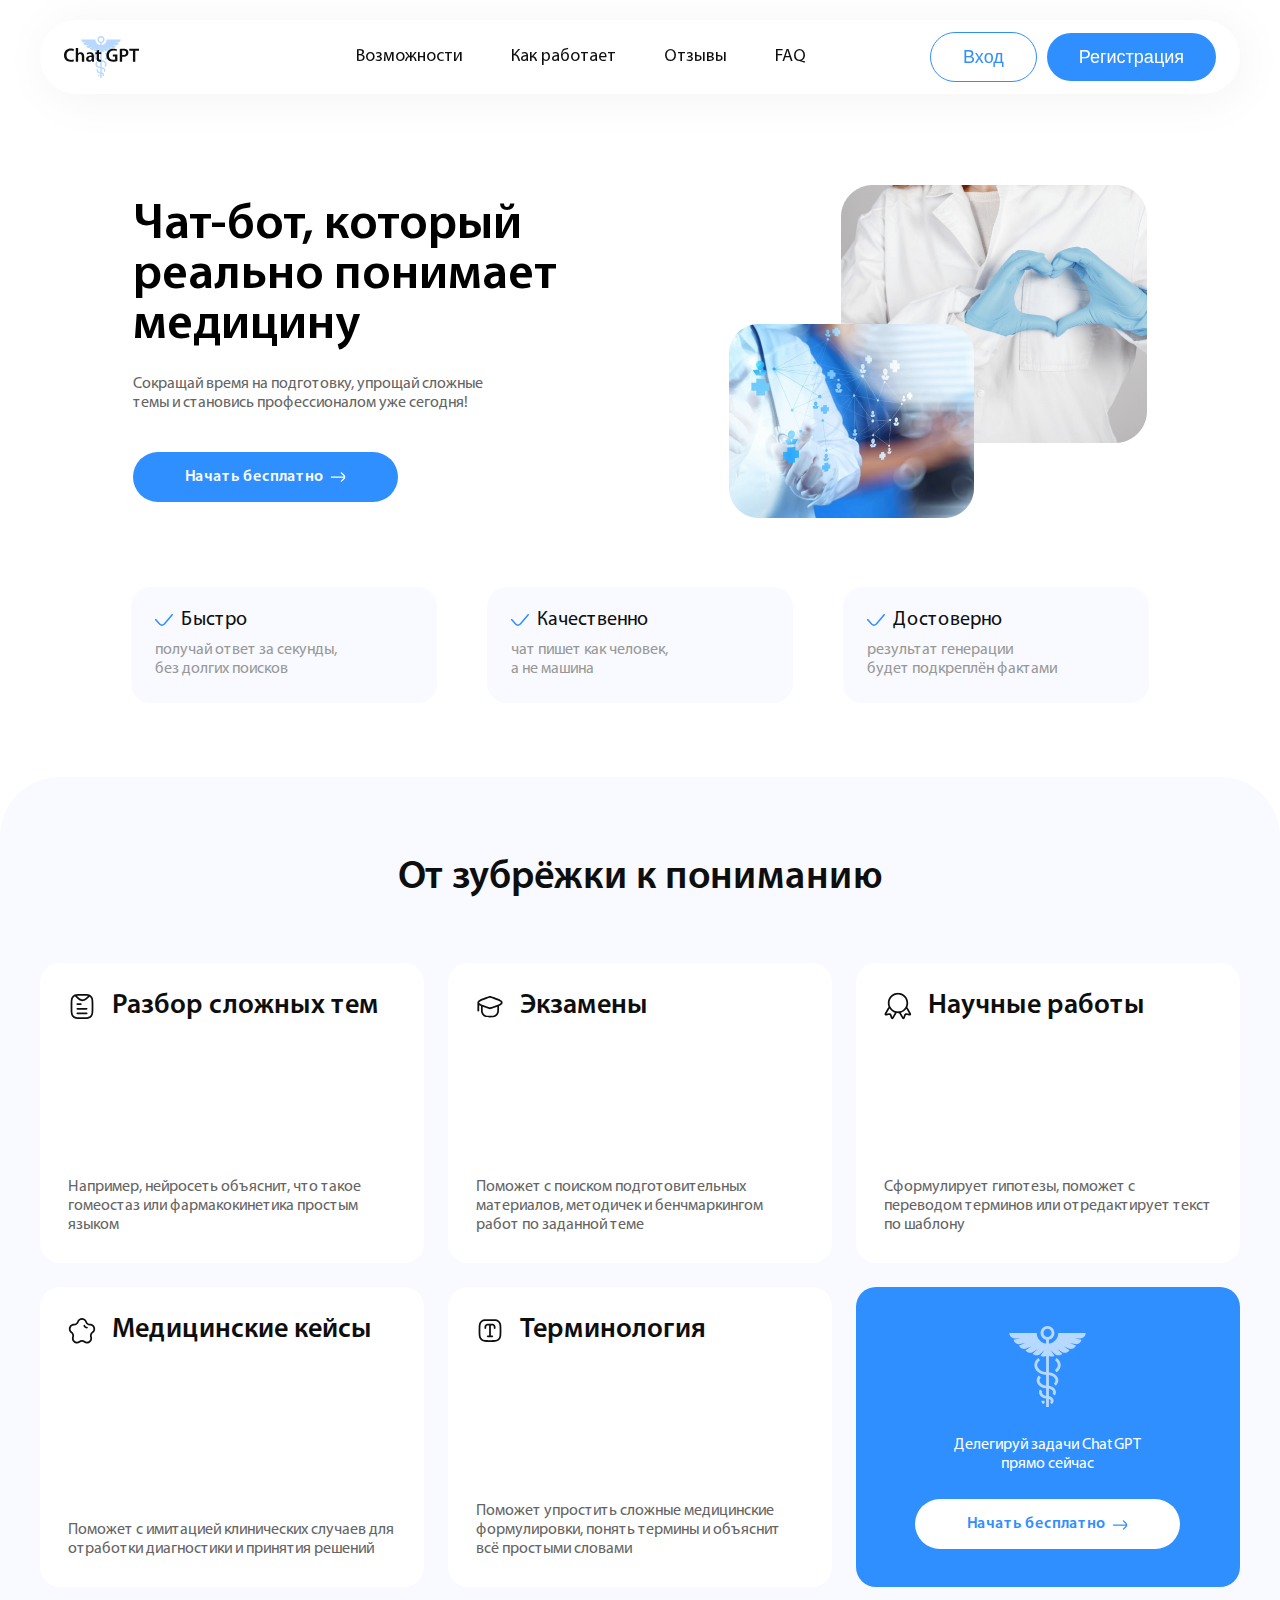
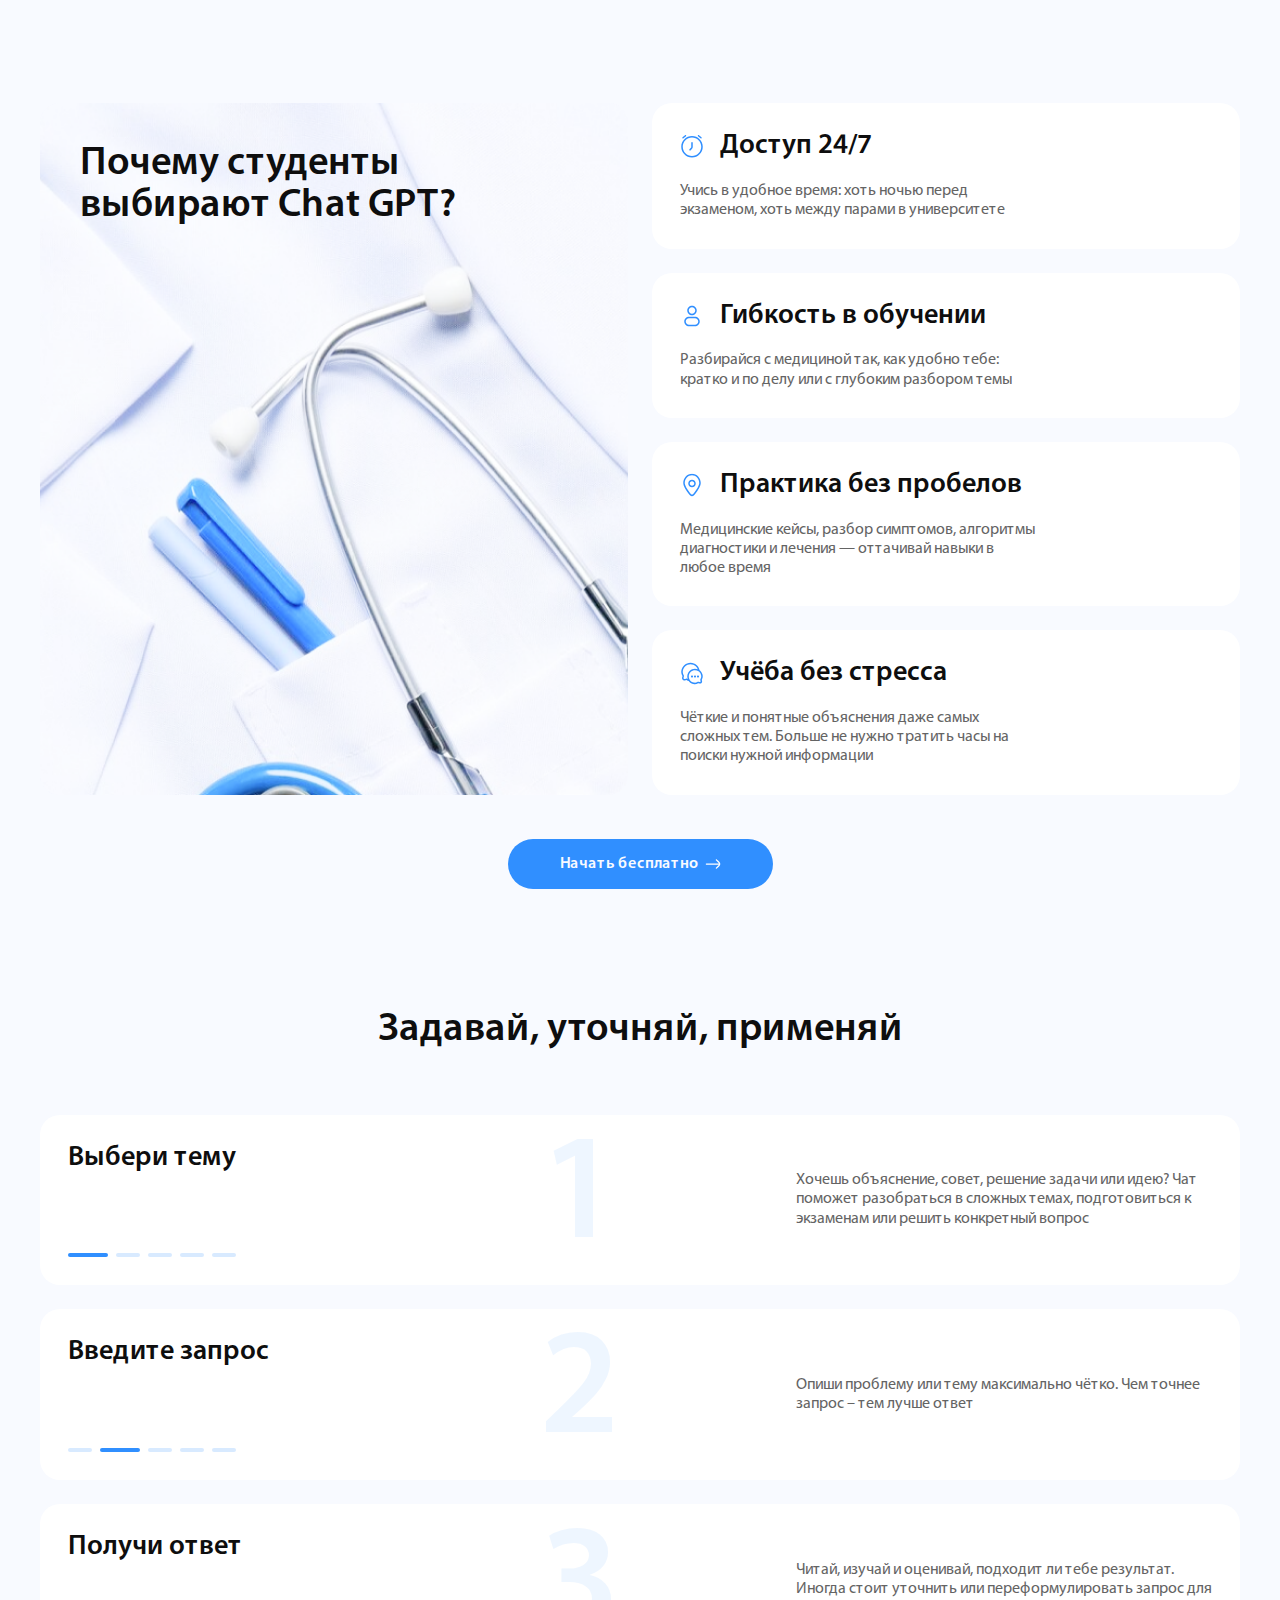
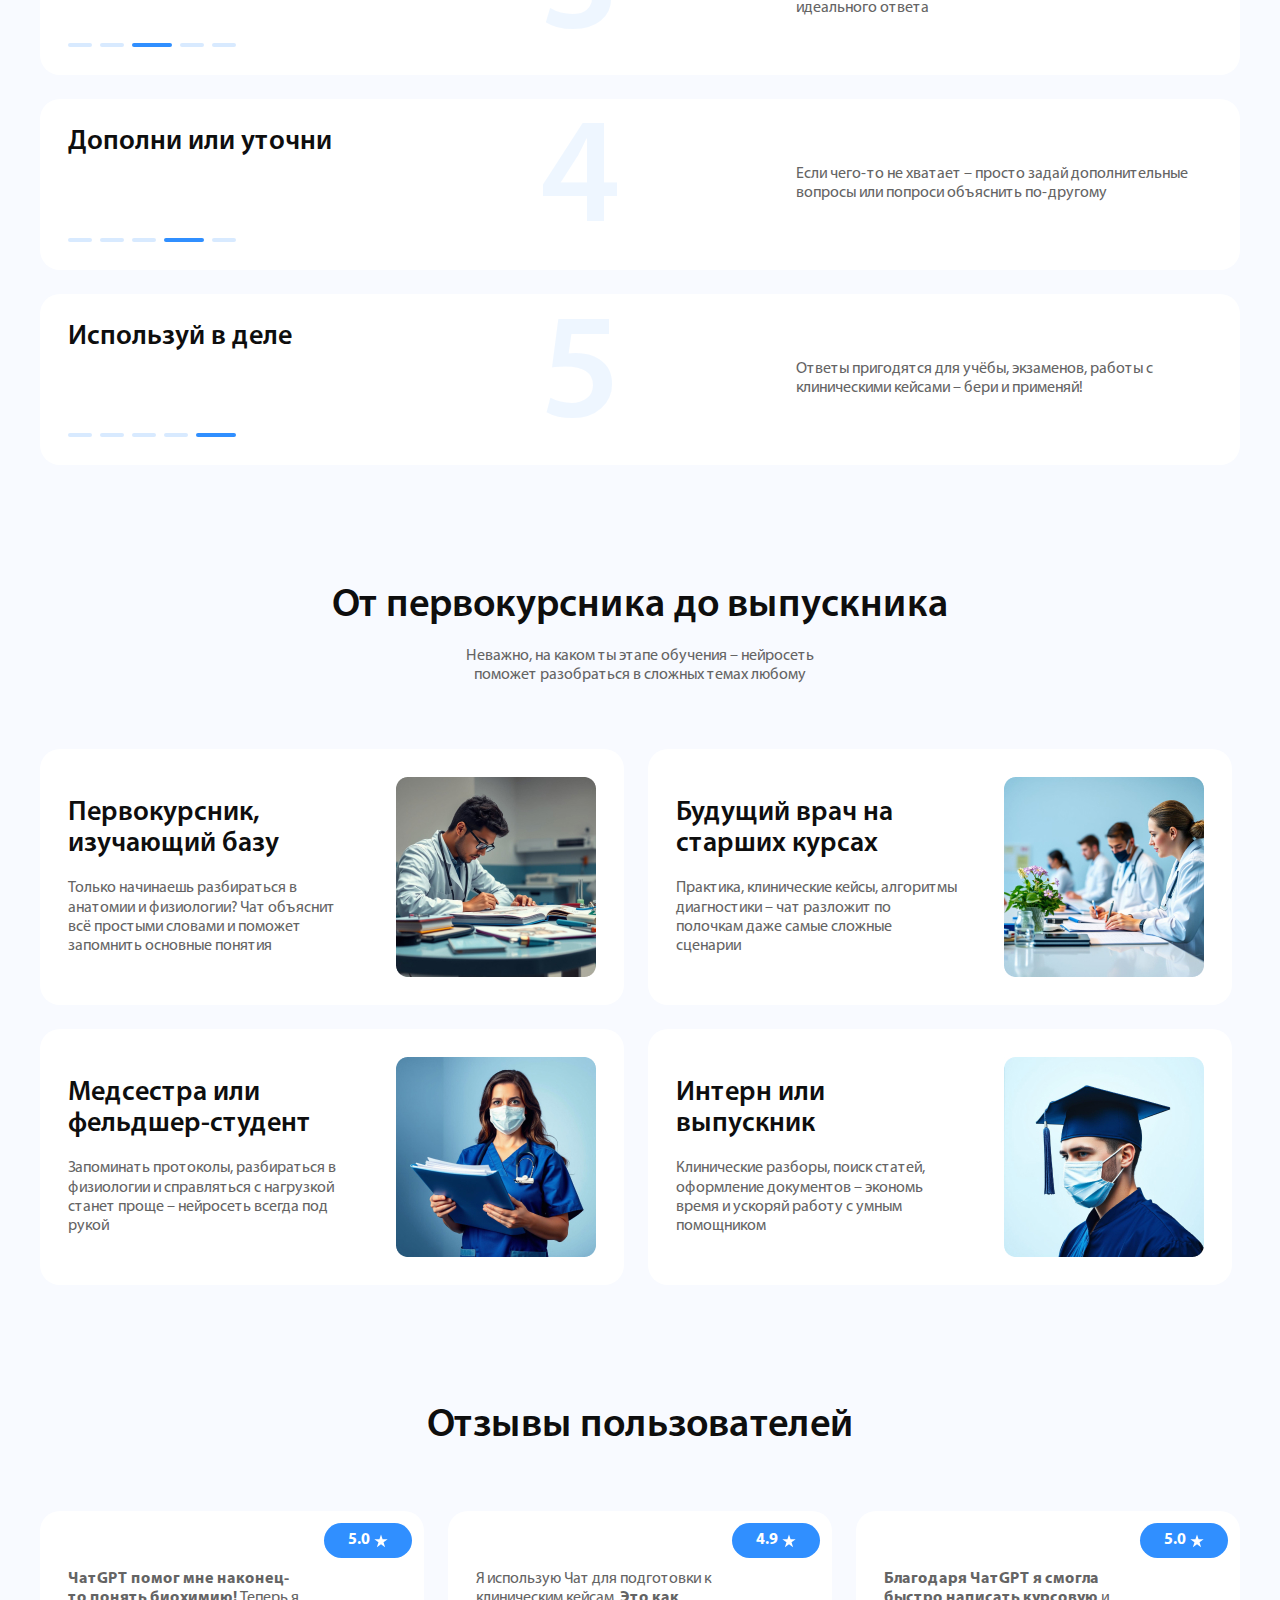
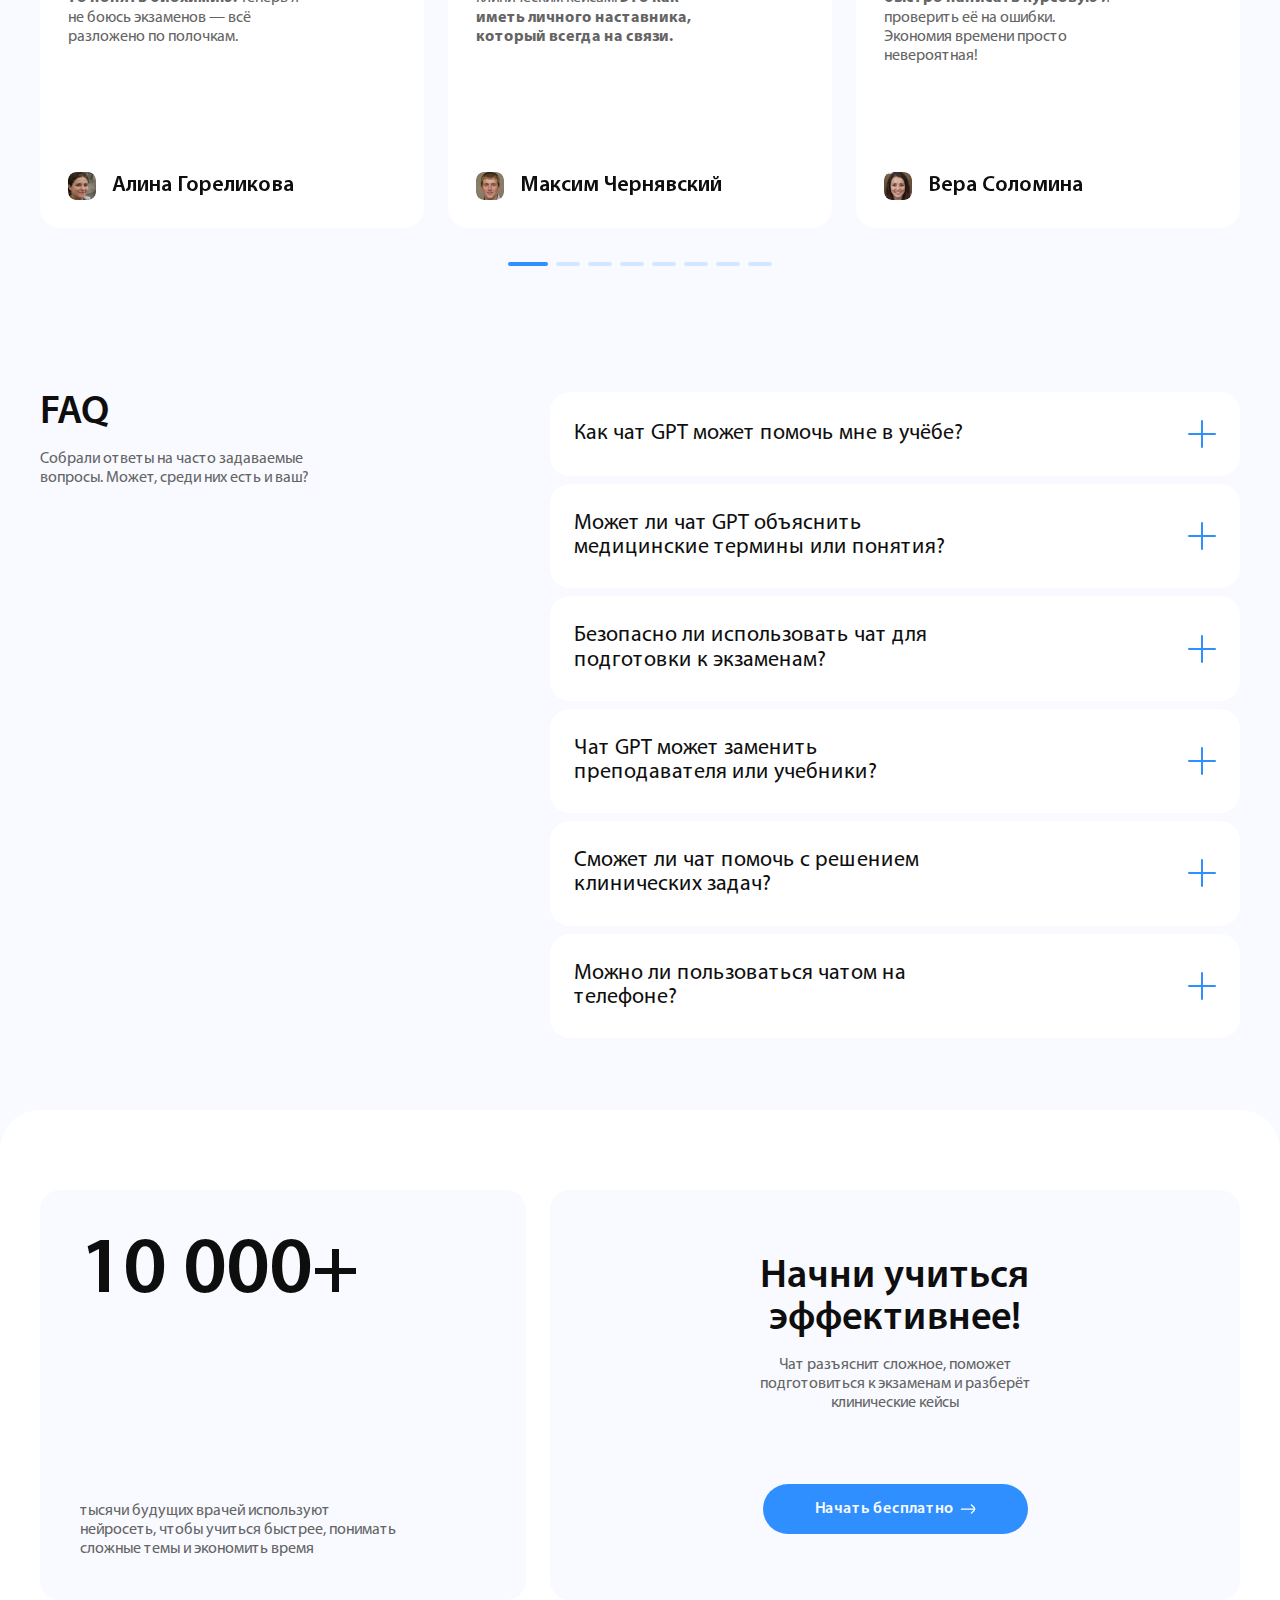
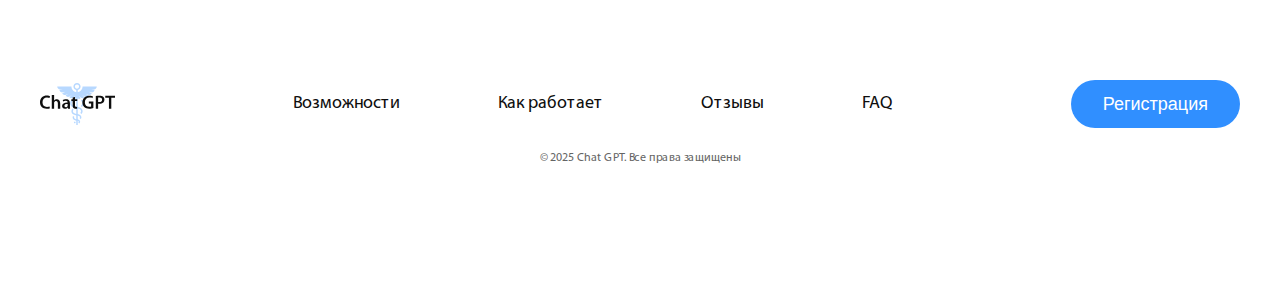
<file: chatbot.html>
<!DOCTYPE html>
<html lang="ru">
<head>
    <meta charset="UTF-8">
    <meta name="viewport"
          content="width=device-width, user-scalable=no, initial-scale=1.0, maximum-scale=1.0, minimum-scale=1.0">
    <meta http-equiv="X-UA-Compatible" content="ie=edge">
    <title></title>
    <link rel="stylesheet" href="style.css">
</head>
<body>
<header>
    <div class="container">
        <div class="header-main G-align-center G-justify-between">
            <a href="#" class="logo G-flex"><img src="./assets/img/logo.svg" alt="ChatGPT"></a>
            <div class="menu-content">
                <div class="menu-mobile G-align-center">
                    <a href="#" class="logo-mobile-menu G-flex"><img src="./assets/img/logo.svg" alt="ChatGPT"></a>
                    <div class="nav-menu">
                        <ul class="menu-scroll G-align-center">
                            <li><a href="#features">Возможности</a></li>
                            <li><a href="#steps">Как работает</a></li>
                            <li><a href="#reviews">Отзывы</a></li>
                            <li><a href="#faq">FAQ</a></li>
                        </ul>
                    </div>
                    <div class="header-btn G-align-center">
                        <button class="btn-login">Вход</button>
                        <button class="btn-register">Регистрация</button>
                    </div>
                </div>
            </div>
            <div class="open-menu">
                <span></span>
                <span></span>
                <span></span>
            </div>
        </div>
    </div>
</header>

<section class="network-medical-main">
    <div class="container">
        <div class="network-medical G-align-center G-justify-center">
            <div class="network-medical-info">
                <h1>Чат-бот, который реально понимает медицину
                </h1>
                <p>
                    Сокращай время на подготовку, упрощай сложные темы и становись профессионалом уже сегодня!
                </p>
                <a href="#" class="btn-blue">
                    <span>Начать бесплатно</span>
                    <i class="icon icon-arrow-right"></i>
                </a>
            </div>
            <div class="network-medical-photo G-flex">
                <img src="./assets/img/medical.webp" alt="medical">
            </div>
        </div>
        <div class="network-medical-cnt G-justify-center">
            <div class="network-medical-box">
                <div class="network-medical-name G-align-center">
                    <i class="icon-check"></i>
                    <span>Быстро</span>
                </div>
                <p>получай ответ за секунды, без долгих поисков</p>
            </div>
            <div class="network-medical-box">
                <div class="network-medical-name G-align-center">
                    <i class="icon-check"></i>
                    <span>Качественно</span>
                </div>
                <p>чат пишет как человек, а не машина</p>
            </div>
            <div class="network-medical-box">
                <div class="network-medical-name G-align-center">
                    <i class="icon-check"></i>
                    <span>Достоверно</span>
                </div>
                <p>результат генерации будет подкреплён фактами</p>
            </div>
        </div>
    </div>
</section>

<section id="features" class="from-cram">
    <div class="from-cram-fon">
        <div class="container">
            <h2>От зубрёжки к пониманию</h2>
            <div class="from-cram-cnt G-flex-wrap">
                <div class="from-cram-box G-flex-column G-justify-between">
                    <div class="from-cram-title G-align-center">
                        <img src="./assets/img/icon/document.svg" alt="document">
                        <h3>Разбор сложных тем</h3>
                    </div>
                    <p>
                        Например, нейросеть объяснит, что такое гомеостаз или фармакокинетика простым языком
                    </p>
                </div>
                <div class="from-cram-box G-flex-column G-justify-between">
                    <div class="from-cram-title G-align-center">
                        <img src="./assets/img/icon/education.svg" alt="education">
                        <h3>Экзамены</h3>
                    </div>
                    <p>
                        Поможет с поиском подготовительных материалов, методичек
                        и бенчмаркингом работ по заданной теме
                    </p>
                </div>
                <div class="from-cram-box G-flex-column G-justify-between">
                    <div class="from-cram-title G-align-center">
                        <img src="./assets/img/icon/award.svg" alt="award">
                        <h3>Научные работы</h3>
                    </div>
                    <p>
                        Сформулирует гипотезы, поможет с переводом терминов или отредактирует текст по шаблону
                    </p>
                </div>
                <div class="from-cram-box G-flex-column G-justify-between">
                    <div class="from-cram-title G-align-center">
                        <img src="./assets/img/icon/star.svg" alt="star">
                        <h3>Медицинские кейсы</h3>
                    </div>
                    <p>
                        Поможет с имитацией клинических случаев для отработки диагностики и принятия решений
                    </p>
                </div>
                <div class="from-cram-box G-flex-column G-justify-between">
                    <div class="from-cram-title G-align-center">
                        <img src="./assets/img/icon/text.svg" alt="text">
                        <h3>Терминология</h3>
                    </div>
                    <p>
                        Поможет упростить сложные медицинские формулировки, понять термины и объяснит всё простыми словами
                    </p>
                </div>

                <div class="delegate-tasks G-flex-column G-justify-center G-align-center">
                    <img src="./assets/img/icon/medicine-logo.svg" alt="medicine-logo">
                    <p>Делегируй задачи ChatGPT прямо сейчас</p>
                    <a href="#" class="btn-white G-center">
                        <span>Начать бесплатно</span>
                        <i class="icon icon-arrow-right"></i>
                    </a>
                </div>
            </div>
            <div class="from-cram-mobile">
                <div class="swiper from-cram-slider">
                    <div class="swiper-wrapper">
                        <div class="swiper-slide">
                            <div class="from-cram-box G-flex-column G-justify-between">
                                <div class="from-cram-title G-align-center">
                                    <img src="./assets/img/icon/document.svg" alt="document">
                                    <h3>Разбор сложных тем</h3>
                                </div>
                                <p>
                                    Например, нейросеть объяснит, что такое гомеостаз или фармакокинетика простым языком
                                </p>
                            </div>
                        </div>
                        <div class="swiper-slide">
                            <div class="from-cram-box G-flex-column G-justify-between">
                                <div class="from-cram-title G-align-center">
                                    <img src="./assets/img/icon/education.svg" alt="education">
                                    <h3>Экзамены</h3>
                                </div>
                                <p>
                                    Поможет с поиском подготовительных материалов, методичек
                                    и бенчмаркингом работ по заданной теме
                                </p>
                            </div>
                        </div>
                        <div class="swiper-slide">
                            <div class="from-cram-box G-flex-column G-justify-between">
                                <div class="from-cram-title G-align-center">
                                    <img src="./assets/img/icon/award.svg" alt="award">
                                    <h3>Научные работы</h3>
                                </div>
                                <p>
                                    Сформулирует гипотезы, поможет с переводом терминов или отредактирует текст по шаблону
                                </p>
                            </div>
                        </div>
                        <div class="swiper-slide">
                            <div class="from-cram-box G-flex-column G-justify-between">
                                <div class="from-cram-title G-align-center">
                                    <img src="./assets/img/icon/text.svg" alt="text">
                                    <h3>Терминология</h3>
                                </div>
                                <p>
                                    Поможет упростить сложные медицинские формулировки, понять термины и объяснит всё простыми словами
                                </p>
                            </div>
                        </div>
                    </div>
                    <div class="from-cram-pagination swiper-pagination"></div>
                </div>

                <div class="delegate-tasks G-flex-column G-justify-center G-align-center">
                    <img src="./assets/img/icon/medicine-logo.svg" alt="medicine-logo">
                    <p>Делегируй задачи ChatGPT прямо сейчас</p>
                    <a href="#" class="btn-white G-center">
                        <span>Начать бесплатно</span>
                        <i class="icon icon-arrow-right"></i>
                    </a>
                </div>

            </div>
        </div>
    </div>
</section>

<section class="students-main ">
    <div class="container">
        <div class="students-cnt G-justify-between">
            <div class="students-title">
                <h2>Почему студенты выбирают Chat GPT?</h2>
                <img src="./assets/img/students-pic.webp" alt="students">
            </div>
            <div class="students-info G-flex-column">
                <div class="students-box">
                    <div class="students-name G-align-center">
                        <img src="./assets/img/icon/time-circle.svg" alt="time">
                        <h3>Доступ 24/7</h3>
                    </div>
                    <p>
                        Учись в удобное время: хоть ночью перед экзаменом, хоть между парами в университете
                    </p>
                </div>
                <div class="students-box">
                    <div class="students-name G-align-center">
                        <img src="./assets/img/icon/profile.svg" alt="profile">
                        <h3>Гибкость в обучении</h3>
                    </div>
                    <p>
                        Разбирайся с медициной так, как удобно тебе: кратко и по делу или с глубоким разбором темы
                    </p>
                </div>
                <div class="students-box">
                    <div class="students-name G-align-center">
                        <img src="./assets/img/icon/location.svg" alt="location">
                        <h3>Практика без пробелов</h3>
                    </div>
                    <p>
                        Медицинские кейсы, разбор симптомов, алгоритмы диагностики и лечения — оттачивай навыки в любое время
                    </p>
                </div>
                <div class="students-box">
                    <div class="students-name G-align-center">
                        <img src="./assets/img/icon/messages.svg" alt="messages">
                        <h3>Учёба без стресса</h3>
                    </div>
                    <p>
                        Чёткие и понятные объяснения даже самых сложных тем. Больше не нужно тратить часы на поиски нужной информации
                    </p>
                </div>
            </div>
        </div>
        <div class="students-btn G-justify-center">
            <a href="#" class="btn-blue">
                <span>Начать бесплатно</span>
                <i class="icon icon-arrow-right"></i>
            </a>
        </div>
    </div>
</section>
<section id="steps" class="clarify-apply ">
    <div class="container">
        <h2>Задавай, уточняй, применяй</h2>
        <div class="clarify-apply-cnt">
            <div class="clarify-apply-box G-justify-between G-align-center">
                <div class="clarify-apply-name">
                    <h3>Выбери тему</h3>
                    <ul class="G-align-center">
                        <li class="clarify-apply-act"></li>
                        <li></li>
                        <li></li>
                        <li></li>
                        <li></li>
                    </ul>
                </div>
                <strong class="clarify-apply-count">1</strong>
                <p>
                    Хочешь объяснение, совет, решение задачи или идею? Чат поможет разобраться в сложных темах, подготовиться
                    к экзаменам или решить конкретный вопрос
                </p>
            </div>
            <div class="clarify-apply-box G-justify-between G-align-center">
                <div class="clarify-apply-name">
                    <h3>Введите запрос</h3>
                    <ul class="G-align-center">
                        <li></li>
                        <li class="clarify-apply-act"></li>
                        <li></li>
                        <li></li>
                        <li></li>
                    </ul>
                </div>
                <strong class="clarify-apply-count">2</strong>
                <p>
                    Опиши проблему или тему максимально чётко. Чем точнее запрос – тем лучше ответ
                </p>
            </div>
            <div class="clarify-apply-box G-justify-between G-align-center">
                <div class="clarify-apply-name">
                    <h3>Получи ответ</h3>
                    <ul class="G-align-center">
                        <li></li>
                        <li></li>
                        <li class="clarify-apply-act"></li>
                        <li></li>
                        <li></li>
                    </ul>
                </div>
                <strong class="clarify-apply-count">3</strong>
                <p>
                    Читай, изучай и оценивай, подходит ли тебе результат. Иногда стоит уточнить или переформулировать запрос для идеального ответа
                </p>
            </div>
            <div class="clarify-apply-box G-justify-between G-align-center">
                <div class="clarify-apply-name">
                    <h3>Дополни или уточни</h3>
                    <ul class="G-align-center">
                        <li></li>
                        <li></li>
                        <li></li>
                        <li class="clarify-apply-act"></li>
                        <li></li>
                    </ul>
                </div>
                <strong class="clarify-apply-count">4</strong>
                <p>
                    Если чего-то не хватает – просто задай дополнительные вопросы или попроси объяснить по-другому
                </p>
            </div>
            <div class="clarify-apply-box G-justify-between G-align-center">
                <div class="clarify-apply-name">
                    <h3>Используй в деле</h3>
                    <ul class="G-align-center">
                        <li></li>
                        <li></li>
                        <li></li>
                        <li></li>
                        <li class="clarify-apply-act"></li>
                    </ul>
                </div>
                <strong class="clarify-apply-count">5</strong>
                <p>
                    Ответы пригодятся для учёбы, экзаменов, работы с клиническими кейсами – бери и применяй!
                </p>
            </div>


        </div>
    </div>
</section>

<section class="freshman-main ">
    <div class="container">
        <div class="freshman-title G-flex-column G-align-center">
            <h2>От первокурсника до выпускника</h2>
            <p>Неважно, на каком ты этапе обучения – нейросеть поможет разобраться в сложных темах любому</p>
        </div>
        <div class="freshman-wrap G-flex-wrap">
            <div class="freshman-box G-align-center">
                <div class="freshman-name">
                    <h3>Первокурсник, изучающий базу</h3>
                    <p>
                        Только начинаешь разбираться
                        в анатомии и физиологии? Чат объяснит всё простыми словами
                        и поможет запомнить основные понятия
                    </p>
                </div>
                <div class="freshman-photo">
                    <img src="./assets/img/freshman-1.webp" alt="freshman">
                </div>
            </div>
            <div class="freshman-box G-align-center">
                <div class="freshman-name">
                    <h3>Будущий врач
                        на старших курсах</h3>
                    <p>
                        Практика, клинические кейсы, алгоритмы диагностики – чат разложит по полочкам даже самые сложные сценарии
                    </p>
                </div>
                <div class="freshman-photo">
                    <img src="./assets/img/freshman-2.webp" alt="freshman">
                </div>
            </div>
            <div class="freshman-box G-align-center">
                <div class="freshman-name">
                    <h3>Медсестра или фельдшер-студент</h3>
                    <p>
                        Запоминать протоколы, разбираться в физиологии и справляться
                        с нагрузкой станет проще – нейросеть всегда под рукой
                    </p>
                </div>
                <div class="freshman-photo">
                    <img src="./assets/img/freshman-3.webp" alt="freshman">
                </div>
            </div>
            <div class="freshman-box G-align-center">
                <div class="freshman-name">
                    <h3>Интерн или выпускник</h3>
                    <p>
                        Клинические разборы, поиск статей, оформление документов – экономь время и ускоряй работу с умным помощником
                    </p>
                </div>
                <div class="freshman-photo">
                    <img src="./assets/img/freshman-4.webp" alt="freshman">
                </div>
            </div>
        </div>
    </div>
</section>

<section id="reviews" class="user-reviews fon">
    <div class="container">
        <h2>Отзывы пользователей</h2>
        <div class="user-reviews-cnt">
            <div class="swiper user-reviews-slider">
                <div class="swiper-wrapper">
                    <div class="swiper-slide">
                        <div class="user-reviews-box">
                            <div class="user-reviews-description">
                                <div class="user-reviews-count G-center">
                                    <span>5.0</span>
                                    <i class="icon-star"></i>
                                </div>
                                <p>
                                    <b>ЧатGPT помог мне наконец-то понять биохимию!</b> Теперь я не боюсь экзаменов — всё разложено по полочкам.
                                </p>
                            </div>
                            <div class="user-reviews-name G-align-center">
                                <img src="./assets/img/user-1.png" alt="user">
                                <h3>Алина Гореликова</h3>
                            </div>
                        </div>
                    </div>
                    <div class="swiper-slide">
                        <div class="user-reviews-box">
                            <div class="user-reviews-description">
                                <div class="user-reviews-count G-center">
                                    <span>4.9</span>
                                    <i class="icon-star"></i>
                                </div>
                                <p>
                                    Я использую Чат для подготовки к клиническим кейсам. <b>Это как иметь личного наставника, который всегда на связи.</b>
                                </p>
                            </div>
                            <div class="user-reviews-name G-align-center">
                                <img src="./assets/img/user-2.png" alt="user">
                                <h3>Максим Чернявский</h3>
                            </div>
                        </div>
                    </div>
                    <div class="swiper-slide">
                        <div class="user-reviews-box">
                            <div class="user-reviews-description">
                                <div class="user-reviews-count G-center">
                                    <span>5.0</span>
                                    <i class="icon-star"></i>
                                </div>
                                <p>
                                    <b>Благодаря ЧатGPT я смогла быстро написать курсовую</b> и проверить её на ошибки. Экономия времени просто невероятная!
                                </p>
                            </div>
                            <div class="user-reviews-name G-align-center">
                                <img src="./assets/img/user-3.png" alt="user">
                                <h3>Вера Соломина</h3>
                            </div>
                        </div>
                    </div>
                    <div class="swiper-slide">
                        <div class="user-reviews-box">
                            <div class="user-reviews-description">
                                <div class="user-reviews-count G-center">
                                    <span>5.0</span>
                                    <i class="icon-star"></i>
                                </div>
                                <p>
                                    <b>ЧатGPT — это находка для старшекурсника.</b> Объясняет сложные вещи проще, чем учебники, и помогает повторить всё перед практикой.
                                </p>
                            </div>
                            <div class="user-reviews-name G-align-center">
                                <img src="./assets/img/user-4.png" alt="user">
                                <h3>Илья Румянцев</h3>
                            </div>
                        </div>
                    </div>
                    <div class="swiper-slide">
                        <div class="user-reviews-box">
                            <div class="user-reviews-description">
                                <div class="user-reviews-count G-center">
                                    <span>5.0</span>
                                    <i class="icon-star"></i>
                                </div>
                                <p>
                                    <b>Чат GPT идеально подходит для разбора анатомии</b> без лишних терминов. Моё обучение стало в разы эффективнее!
                                </p>
                            </div>
                            <div class="user-reviews-name G-align-center">
                                <img src="./assets/img/user-5.png" alt="user">
                                <h3>Екатерина Лазарева</h3>
                            </div>
                        </div>
                    </div>
                    <div class="swiper-slide">
                        <div class="user-reviews-box">
                            <div class="user-reviews-description">
                                <div class="user-reviews-count G-center">
                                    <span>5.0</span>
                                    <i class="icon-star"></i>
                                </div>
                                <p>
                                    Накануне зачёта по фармакологии <b>чат буквально спас меня.</b> Составил карточки для запоминания препаратов за считанные минуты.
                                </p>
                            </div>
                            <div class="user-reviews-name G-align-center">
                                <img src="./assets/img/user-6.png" alt="user">
                                <h3>Даниил Корнеев</h3>
                            </div>
                        </div>
                    </div>
                    <div class="swiper-slide">
                        <div class="user-reviews-box">
                            <div class="user-reviews-description">
                                <div class="user-reviews-count G-center">
                                    <span>5.0</span>
                                    <i class="icon-star"></i>
                                </div>
                                <p>
                                    Рефераты и курсовые перестали быть проблемой — <b>чат помогает не только писать, но и находит актуальные источники.</b> Это реально упрощает жизнь!
                                </p>
                            </div>
                            <div class="user-reviews-name G-align-center">
                                <img src="./assets/img/user-7.png" alt="user">
                                <h3>Анна Светличная</h3>
                            </div>
                        </div>
                    </div>
                    <div class="swiper-slide">
                        <div class="user-reviews-box">
                            <div class="user-reviews-description">
                                <div class="user-reviews-count G-center">
                                    <span>5.0</span>
                                    <i class="icon-star"></i>
                                </div>
                                <p>
                                    Я постоянно использую чат для проверки знаний перед тестами. Это как <b>тренажёр, который всегда под рукой.</b>
                                </p>
                            </div>
                            <div class="user-reviews-name G-align-center">
                                <img src="./assets/img/user-8.png" alt="user">
                                <h3>Глеб Тарасов</h3>
                            </div>
                        </div>
                    </div>
                </div>
            </div>
            <div class="reviews-pagination swiper-pagination"></div>
        </div>
    </div>
</section>
<section id="faq" class="faq ">
    <div class="container">
        <div class="faq-content G-justify-between G-align-start">
            <div class="faq-content-title">
                <h2>FAQ</h2>
                <p>
                    Собрали ответы на часто задаваемые вопросы. Может, среди них есть и ваш?
                </p>
            </div>
            <div id="accordion" class="accordion">
                <div class="accordion-box">
                    <div class="accordion-click link">
                        <h3>Как чат GPT может помочь мне в учёбе?</h3>
                        <span class="accordion-plus"></span>
                    </div>
                    <div class="submenu">
                        <p>
                            Он объясняет сложные темы простыми словами, создаёт карточки для запоминания, помогает готовиться к экзаменам и даже проверяет тексты на ошибки
                        </p>
                    </div>
                </div>
                <div class="accordion-box">
                    <div class="accordion-click link">
                        <h3>Может ли чат GPT объяснить медицинские термины или понятия?</h3>
                        <span class="accordion-plus"></span>
                    </div>
                    <div class="submenu">
                        <p>
                            Конечно! Он объясняет как для новичков, так и на более продвинутом уровне, адаптируясь к вашему запросу
                        </p>
                    </div>
                </div>
                <div class="accordion-box">
                    <div class="accordion-click link">
                        <h3>Безопасно ли использовать чат для подготовки к экзаменам?</h3>
                        <span class="accordion-plus"></span>
                    </div>
                    <div class="submenu">
                        <p>
                            Да, Чат работает на основе проверенных данных и помогает структурировать знания, но всегда проверяйте важную информацию в официальных источниках
                        </p>
                    </div>
                </div>
                <div class="accordion-box">
                    <div class="accordion-click link">
                        <h3>Чат GPT может заменить преподавателя или учебники?</h3>
                        <span class="accordion-plus"></span>
                    </div>
                    <div class="submenu">
                        <p>
                            Нет, он скорее помощник, который дополняет вашу учёбу. Это инструмент, который делает процесс быстрее и удобнее
                        </p>
                    </div>
                </div>
                <div class="accordion-box">
                    <div class="accordion-click link">
                        <h3>Сможет ли чат помочь с решением клинических задач?</h3>
                        <span class="accordion-plus"></span>
                    </div>
                    <div class="submenu">
                        <p>
                            Да, он разбирает алгоритмы диагностики, предлагает логические шаги и помогает анализировать кейсы
                        </p>
                    </div>
                </div>
                <div class="accordion-box">
                    <div class="accordion-click link">
                        <h3>Можно ли пользоваться чатом на телефоне?</h3>
                        <span class="accordion-plus"></span>
                    </div>
                    <div class="submenu">
                        <p>
                            Да, чат доступен с любого устройства с интернетом, будь то компьютер, планшет или смартфон
                        </p>
                    </div>
                </div>
            </div>
        </div>
    </div>
</section>

<footer>
    <div class="container">
        <div class="start-learning G-justify-between ">
            <div class="start-learning-price G-flex-column G-justify-between">
                <strong>10 000+</strong>
                <p>
                    тысячи будущих врачей используют нейросеть, чтобы учиться быстрее, понимать сложные темы и экономить время
                </p>
            </div>
            <div class="start-learning-info G-flex-column G-align-center">
                <h2>Начни учиться эффективнее!</h2>
                <p>
                    Чат разъяснит сложное, поможет подготовиться к экзаменам и разберёт клинические кейсы
                </p>
                <a href="#" class="btn-blue">
                    <span>Начать бесплатно</span>
                    <i class="icon icon-arrow-right"></i>
                </a>
            </div>
        </div>
        <div class="footer-main G-justify-between G-align-center">
            <a href="#" class="logo G-flex"><img src="./assets/img/logo.svg" alt="logo"></a>
            <div class="nav-menu">
                <ul class="menu-scroll G-align-center">
                    <li><a href="#features">Возможности</a></li>
                    <li><a href="#steps">Как работает</a></li>
                    <li><a href="#reviews">Отзывы</a></li>
                    <li><a href="#faq">FAQ</a></li>
                </ul>
            </div>
            <button class="btn-register">Регистрация</button>
        </div>
        <div class="reserved G-center">
            <p>© 2025 Chat GPT. Все права защищены</p>
        </div>
    </div>
</footer>


<script src="assets/js/jquery-3.6.4.js"></script>
<script src="assets/js/swiper-bundle.min.js"></script>
<script src="assets/js/script.js"></script>
</body>
</html>
</file>
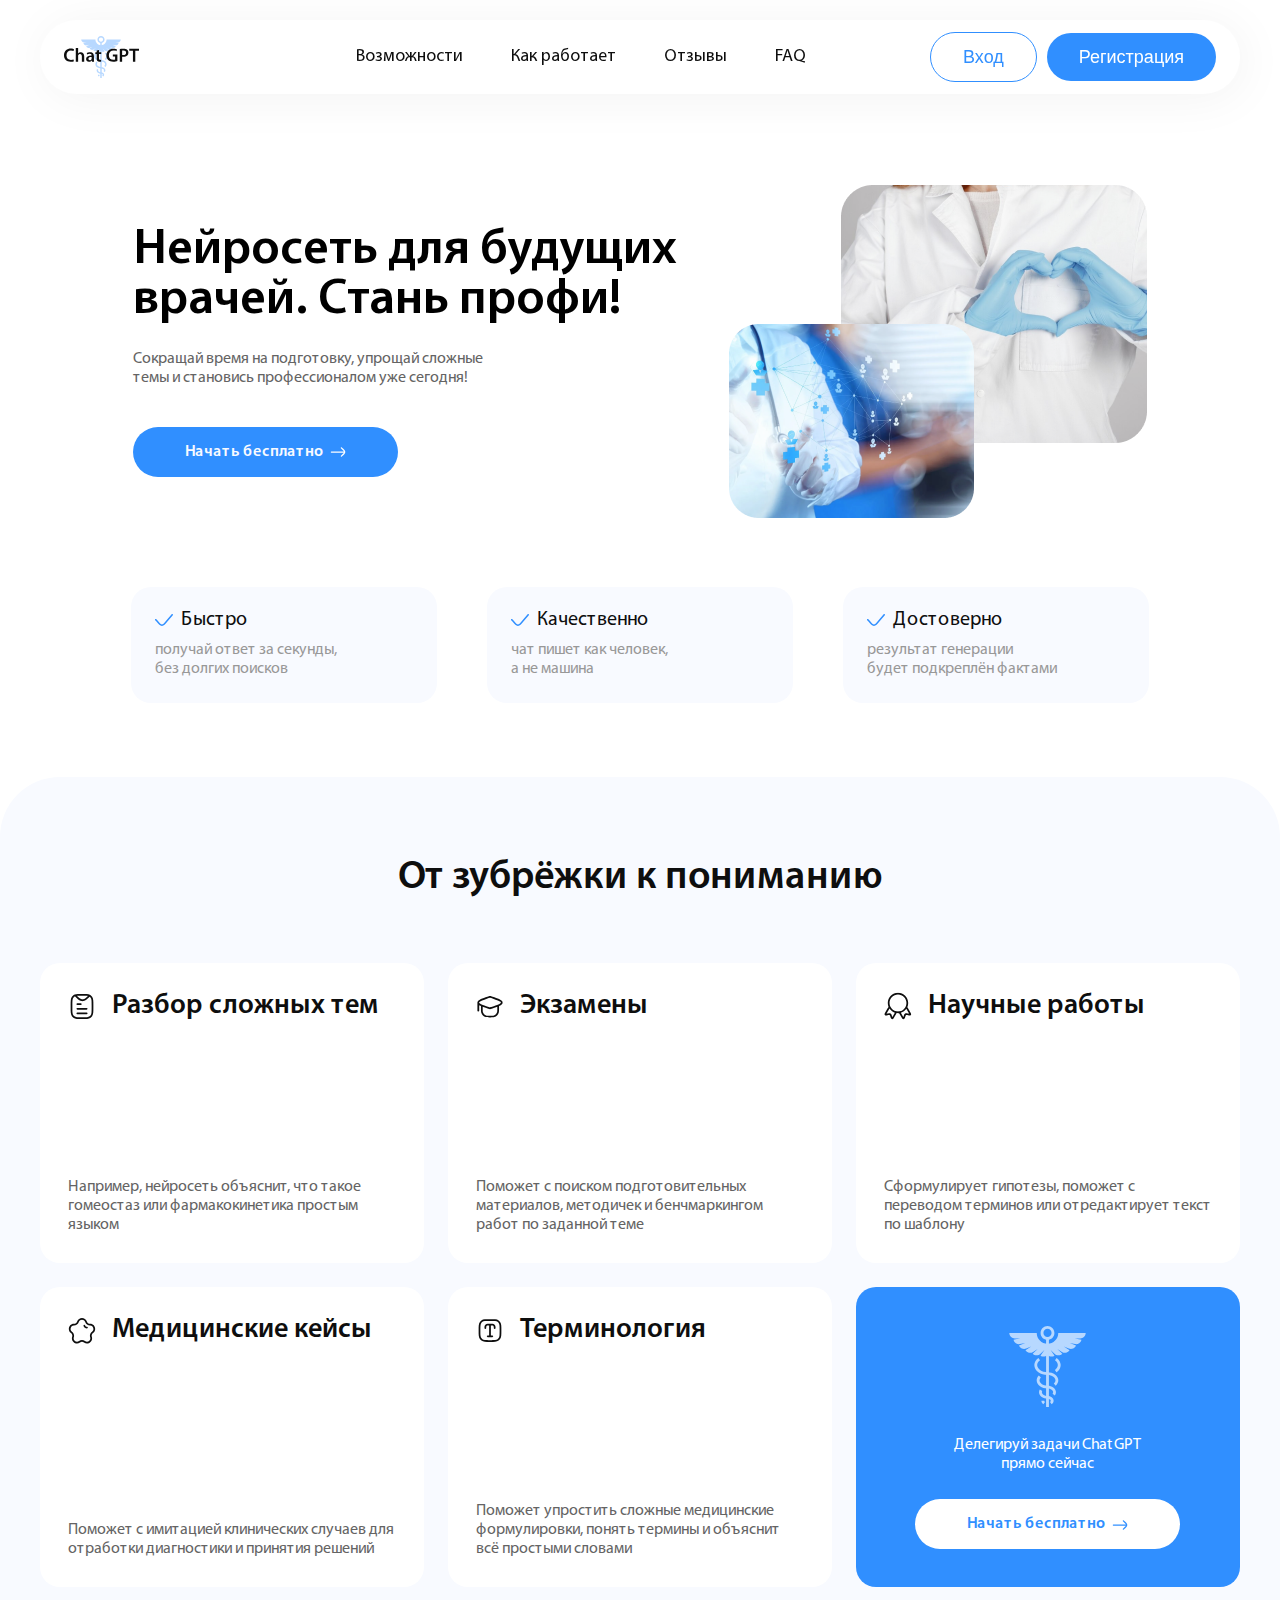
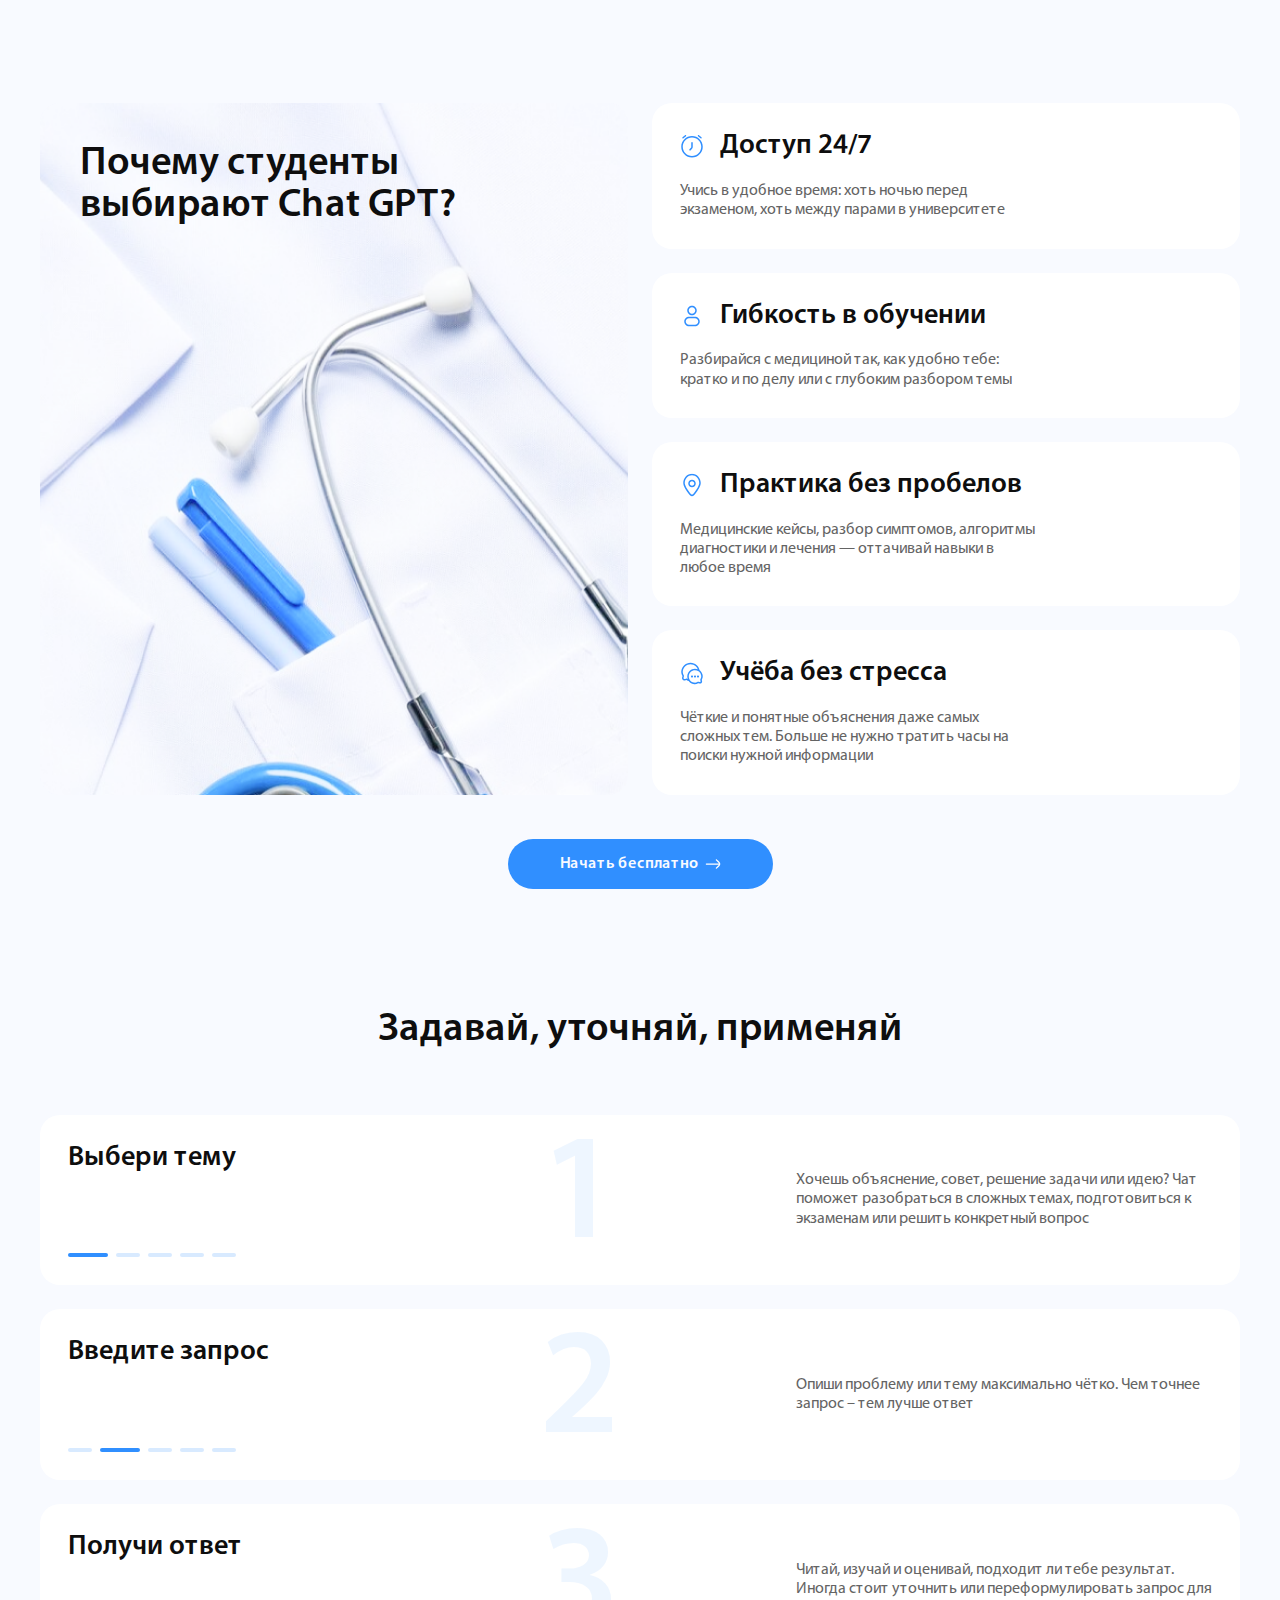
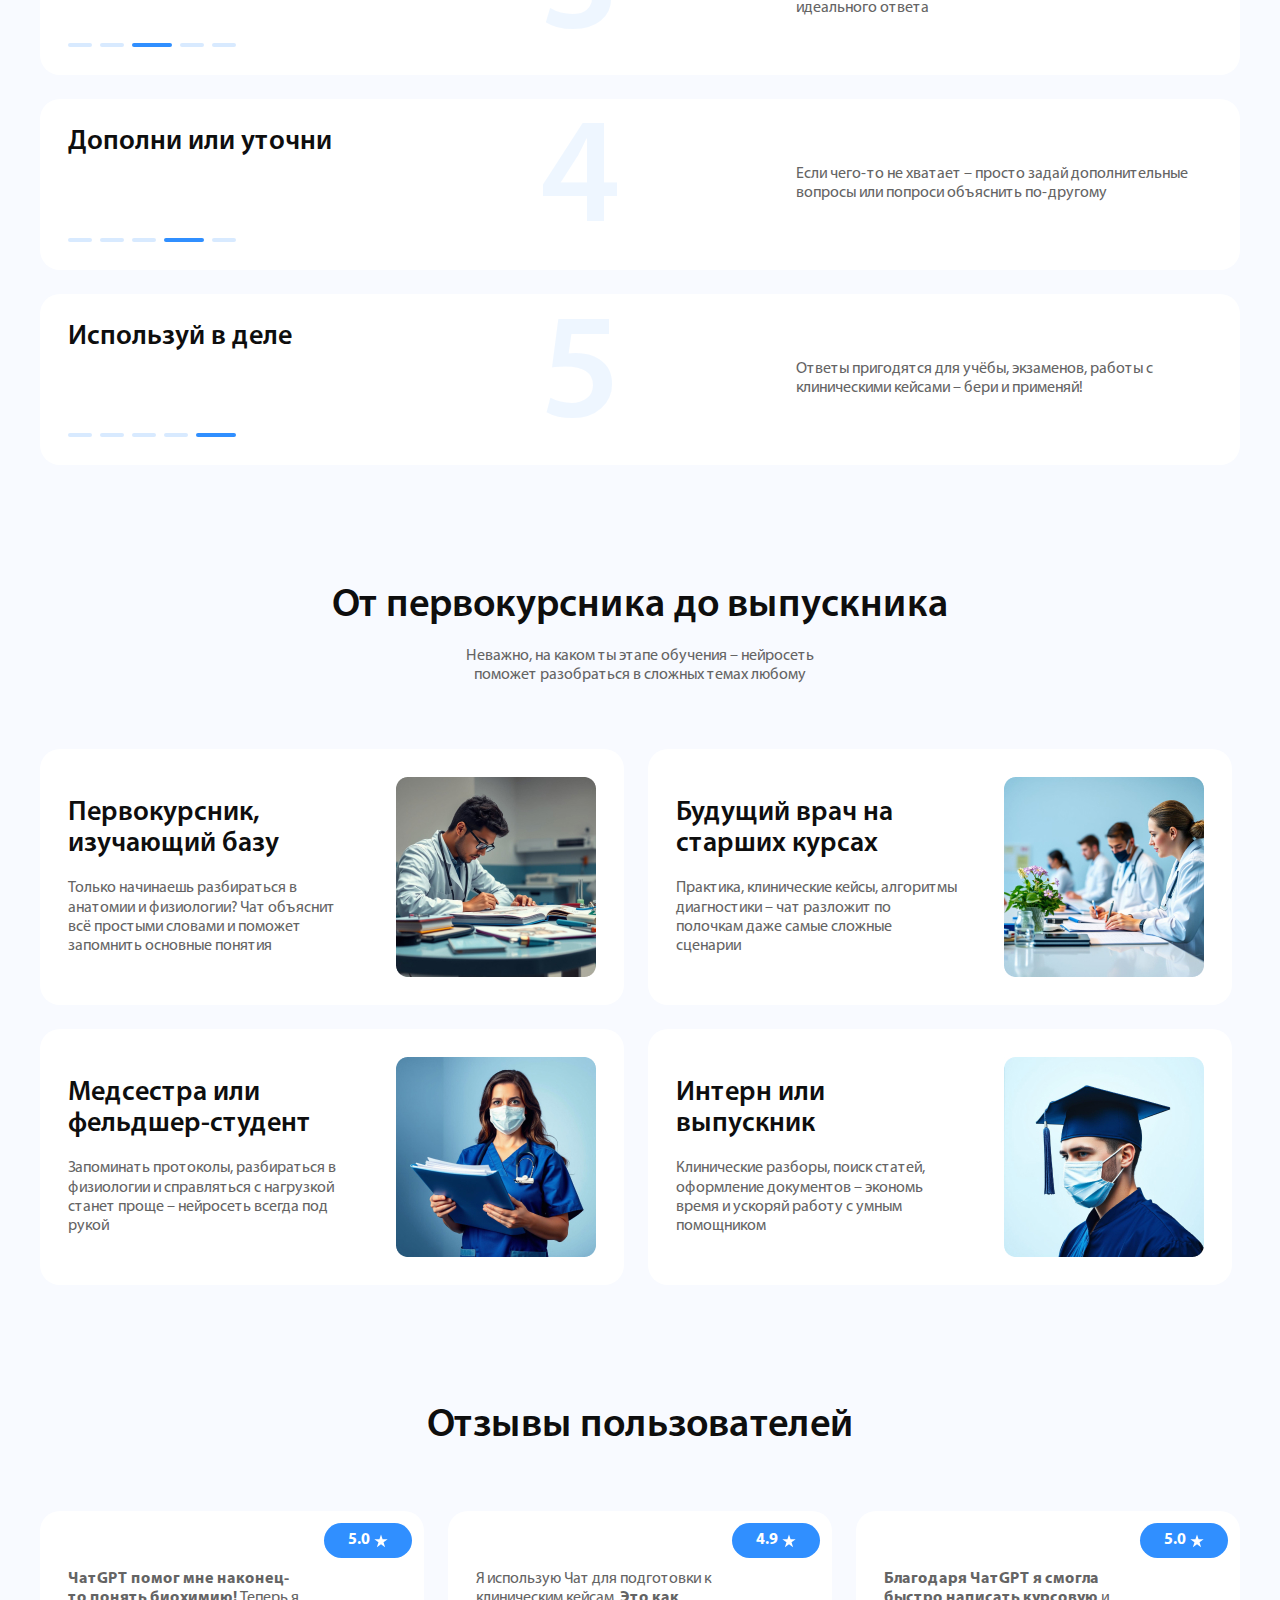
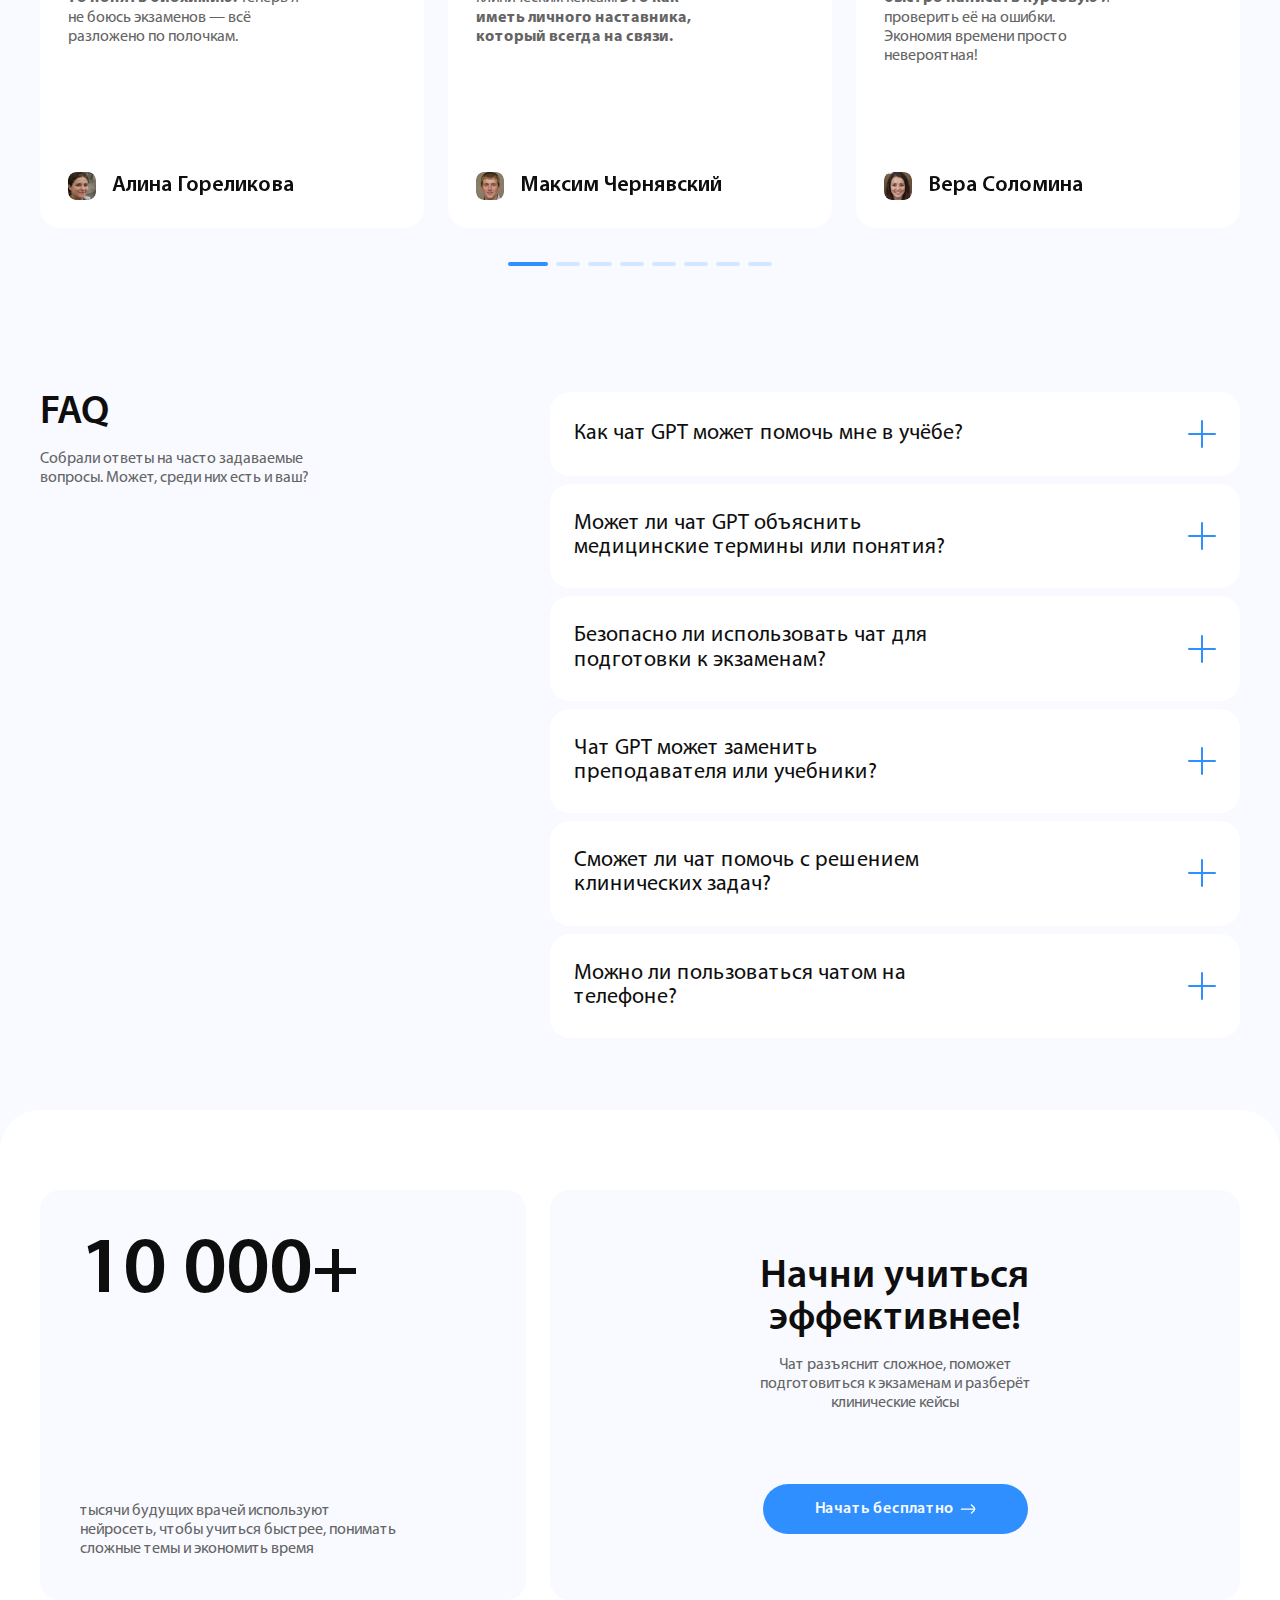
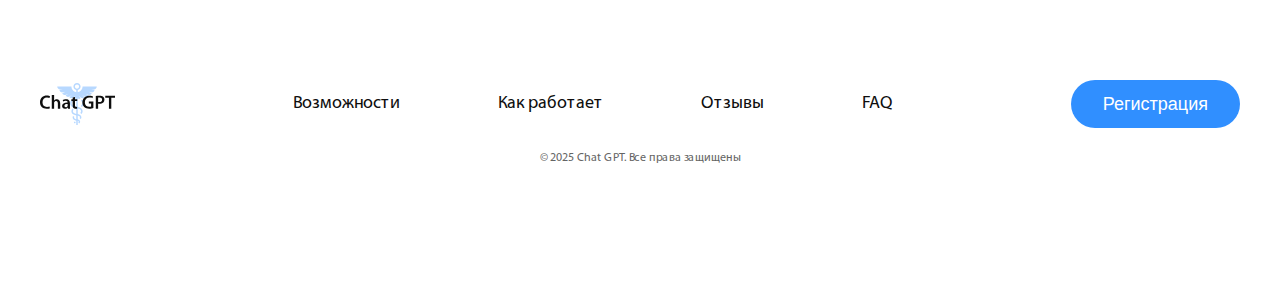
<file: future-doctors.html>
<!DOCTYPE html>
<html lang="ru">
<head>
    <meta charset="UTF-8">
    <meta name="viewport"
          content="width=device-width, user-scalable=no, initial-scale=1.0, maximum-scale=1.0, minimum-scale=1.0">
    <meta http-equiv="X-UA-Compatible" content="ie=edge">
    <title></title>
    <link rel="stylesheet" href="style.css">
</head>
<body>
<header>
    <div class="container">
        <div class="header-main G-align-center G-justify-between">
            <a href="#" class="logo G-flex"><img src="./assets/img/logo.svg" alt="ChatGPT"></a>
            <div class="menu-content">
                <div class="menu-mobile G-align-center">
                    <a href="#" class="logo-mobile-menu G-flex"><img src="./assets/img/logo.svg" alt="ChatGPT"></a>
                    <div class="nav-menu">
                        <ul class="menu-scroll G-align-center">
                            <li><a href="#features">Возможности</a></li>
                            <li><a href="#steps">Как работает</a></li>
                            <li><a href="#reviews">Отзывы</a></li>
                            <li><a href="#faq">FAQ</a></li>
                        </ul>
                    </div>
                    <div class="header-btn G-align-center">
                        <button class="btn-login">Вход</button>
                        <button class="btn-register">Регистрация</button>
                    </div>
                </div>
            </div>
            <div class="open-menu">
                <span></span>
                <span></span>
                <span></span>
            </div>
        </div>
    </div>
</header>

<section class="network-medical-main">
    <div class="container">
        <div class="network-medical G-align-center G-justify-center">
            <div class="network-medical-info">
                <h1>Нейросеть для будущих врачей. Стань профи!</h1>
                <p>
                    Сокращай время на подготовку, упрощай сложные
                    темы и становись профессионалом уже сегодня!
                </p>
                <a href="#" class="btn-blue">
                    <span>Начать бесплатно</span>
                    <i class="icon icon-arrow-right"></i>
                </a>
            </div>
            <div class="network-medical-photo G-flex">
                <img src="./assets/img/medical.webp" alt="medical">
            </div>
        </div>
        <div class="network-medical-cnt G-justify-center">
            <div class="network-medical-box">
                <div class="network-medical-name G-align-center">
                    <i class="icon-check"></i>
                    <span>Быстро</span>
                </div>
                <p>получай ответ за секунды, без долгих поисков</p>
            </div>
            <div class="network-medical-box">
                <div class="network-medical-name G-align-center">
                    <i class="icon-check"></i>
                    <span>Качественно</span>
                </div>
                <p>чат пишет как человек, а не машина</p>
            </div>
            <div class="network-medical-box">
                <div class="network-medical-name G-align-center">
                    <i class="icon-check"></i>
                    <span>Достоверно</span>
                </div>
                <p>результат генерации будет подкреплён фактами</p>
            </div>
        </div>
    </div>
</section>

<section id="features" class="from-cram">
    <div class="from-cram-fon">
        <div class="container">
            <h2>От зубрёжки к пониманию</h2>
            <div class="from-cram-cnt G-flex-wrap">
                <div class="from-cram-box G-flex-column G-justify-between">
                    <div class="from-cram-title G-align-center">
                        <img src="./assets/img/icon/document.svg" alt="document">
                        <h3>Разбор сложных тем</h3>
                    </div>
                    <p>
                        Например, нейросеть объяснит, что такое гомеостаз или фармакокинетика простым языком
                    </p>
                </div>
                <div class="from-cram-box G-flex-column G-justify-between">
                    <div class="from-cram-title G-align-center">
                        <img src="./assets/img/icon/education.svg" alt="education">
                        <h3>Экзамены</h3>
                    </div>
                    <p>
                        Поможет с поиском подготовительных материалов, методичек
                        и бенчмаркингом работ по заданной теме
                    </p>
                </div>
                <div class="from-cram-box G-flex-column G-justify-between">
                    <div class="from-cram-title G-align-center">
                        <img src="./assets/img/icon/award.svg" alt="award">
                        <h3>Научные работы</h3>
                    </div>
                    <p>
                        Сформулирует гипотезы, поможет с переводом терминов или отредактирует текст по шаблону
                    </p>
                </div>
                <div class="from-cram-box G-flex-column G-justify-between">
                    <div class="from-cram-title G-align-center">
                        <img src="./assets/img/icon/star.svg" alt="star">
                        <h3>Медицинские кейсы</h3>
                    </div>
                    <p>
                        Поможет с имитацией клинических случаев для отработки диагностики и принятия решений
                    </p>
                </div>
                <div class="from-cram-box G-flex-column G-justify-between">
                    <div class="from-cram-title G-align-center">
                        <img src="./assets/img/icon/text.svg" alt="text">
                        <h3>Терминология</h3>
                    </div>
                    <p>
                        Поможет упростить сложные медицинские формулировки, понять термины и объяснит всё простыми словами
                    </p>
                </div>

                <div class="delegate-tasks G-flex-column G-justify-center G-align-center">
                    <img src="./assets/img/icon/medicine-logo.svg" alt="medicine-logo">
                    <p>Делегируй задачи ChatGPT прямо сейчас</p>
                    <a href="#" class="btn-white G-center">
                        <span>Начать бесплатно</span>
                        <i class="icon icon-arrow-right"></i>
                    </a>
                </div>
            </div>
            <div class="from-cram-mobile">
                <div class="swiper from-cram-slider">
                    <div class="swiper-wrapper">
                        <div class="swiper-slide">
                            <div class="from-cram-box G-flex-column G-justify-between">
                                <div class="from-cram-title G-align-center">
                                    <img src="./assets/img/icon/document.svg" alt="document">
                                    <h3>Разбор сложных тем</h3>
                                </div>
                                <p>
                                    Например, нейросеть объяснит, что такое гомеостаз или фармакокинетика простым языком
                                </p>
                            </div>
                        </div>
                        <div class="swiper-slide">
                            <div class="from-cram-box G-flex-column G-justify-between">
                                <div class="from-cram-title G-align-center">
                                    <img src="./assets/img/icon/education.svg" alt="education">
                                    <h3>Экзамены</h3>
                                </div>
                                <p>
                                    Поможет с поиском подготовительных материалов, методичек
                                    и бенчмаркингом работ по заданной теме
                                </p>
                            </div>
                        </div>
                        <div class="swiper-slide">
                            <div class="from-cram-box G-flex-column G-justify-between">
                                <div class="from-cram-title G-align-center">
                                    <img src="./assets/img/icon/award.svg" alt="award">
                                    <h3>Научные работы</h3>
                                </div>
                                <p>
                                    Сформулирует гипотезы, поможет с переводом терминов или отредактирует текст по шаблону
                                </p>
                            </div>
                        </div>
                        <div class="swiper-slide">
                            <div class="from-cram-box G-flex-column G-justify-between">
                                <div class="from-cram-title G-align-center">
                                    <img src="./assets/img/icon/text.svg" alt="text">
                                    <h3>Терминология</h3>
                                </div>
                                <p>
                                    Поможет упростить сложные медицинские формулировки, понять термины и объяснит всё простыми словами
                                </p>
                            </div>
                        </div>
                    </div>
                    <div class="from-cram-pagination swiper-pagination"></div>
                </div>

                <div class="delegate-tasks G-flex-column G-justify-center G-align-center">
                    <img src="./assets/img/icon/medicine-logo.svg" alt="medicine-logo">
                    <p>Делегируй задачи ChatGPT прямо сейчас</p>
                    <a href="#" class="btn-white G-center">
                        <span>Начать бесплатно</span>
                        <i class="icon icon-arrow-right"></i>
                    </a>
                </div>

            </div>
        </div>
    </div>
</section>

<section class="students-main ">
    <div class="container">
        <div class="students-cnt G-justify-between">
            <div class="students-title">
                <h2>Почему студенты выбирают Chat GPT?</h2>
                <img src="./assets/img/students-pic.webp" alt="students">
            </div>
            <div class="students-info G-flex-column">
                <div class="students-box">
                    <div class="students-name G-align-center">
                        <img src="./assets/img/icon/time-circle.svg" alt="time">
                        <h3>Доступ 24/7</h3>
                    </div>
                    <p>
                        Учись в удобное время: хоть ночью перед экзаменом, хоть между парами в университете
                    </p>
                </div>
                <div class="students-box">
                    <div class="students-name G-align-center">
                        <img src="./assets/img/icon/profile.svg" alt="profile">
                        <h3>Гибкость в обучении</h3>
                    </div>
                    <p>
                        Разбирайся с медициной так, как удобно тебе: кратко и по делу или с глубоким разбором темы
                    </p>
                </div>
                <div class="students-box">
                    <div class="students-name G-align-center">
                        <img src="./assets/img/icon/location.svg" alt="location">
                        <h3>Практика без пробелов</h3>
                    </div>
                    <p>
                        Медицинские кейсы, разбор симптомов, алгоритмы диагностики и лечения — оттачивай навыки в любое время
                    </p>
                </div>
                <div class="students-box">
                    <div class="students-name G-align-center">
                        <img src="./assets/img/icon/messages.svg" alt="messages">
                        <h3>Учёба без стресса</h3>
                    </div>
                    <p>
                        Чёткие и понятные объяснения даже самых сложных тем. Больше не нужно тратить часы на поиски нужной информации
                    </p>
                </div>
            </div>
        </div>
        <div class="students-btn G-justify-center">
            <a href="#" class="btn-blue">
                <span>Начать бесплатно</span>
                <i class="icon icon-arrow-right"></i>
            </a>
        </div>
    </div>
</section>
<section id="steps" class="clarify-apply ">
    <div class="container">
        <h2>Задавай, уточняй, применяй</h2>
        <div class="clarify-apply-cnt">
            <div class="clarify-apply-box G-justify-between G-align-center">
                <div class="clarify-apply-name">
                    <h3>Выбери тему</h3>
                    <ul class="G-align-center">
                        <li class="clarify-apply-act"></li>
                        <li></li>
                        <li></li>
                        <li></li>
                        <li></li>
                    </ul>
                </div>
                <strong class="clarify-apply-count">1</strong>
                <p>
                    Хочешь объяснение, совет, решение задачи или идею? Чат поможет разобраться в сложных темах, подготовиться
                    к экзаменам или решить конкретный вопрос
                </p>
            </div>
            <div class="clarify-apply-box G-justify-between G-align-center">
                <div class="clarify-apply-name">
                    <h3>Введите запрос</h3>
                    <ul class="G-align-center">
                        <li></li>
                        <li class="clarify-apply-act"></li>
                        <li></li>
                        <li></li>
                        <li></li>
                    </ul>
                </div>
                <strong class="clarify-apply-count">2</strong>
                <p>
                    Опиши проблему или тему максимально чётко. Чем точнее запрос – тем лучше ответ
                </p>
            </div>
            <div class="clarify-apply-box G-justify-between G-align-center">
                <div class="clarify-apply-name">
                    <h3>Получи ответ</h3>
                    <ul class="G-align-center">
                        <li></li>
                        <li></li>
                        <li class="clarify-apply-act"></li>
                        <li></li>
                        <li></li>
                    </ul>
                </div>
                <strong class="clarify-apply-count">3</strong>
                <p>
                    Читай, изучай и оценивай, подходит ли тебе результат. Иногда стоит уточнить или переформулировать запрос для идеального ответа
                </p>
            </div>
            <div class="clarify-apply-box G-justify-between G-align-center">
                <div class="clarify-apply-name">
                    <h3>Дополни или уточни</h3>
                    <ul class="G-align-center">
                        <li></li>
                        <li></li>
                        <li></li>
                        <li class="clarify-apply-act"></li>
                        <li></li>
                    </ul>
                </div>
                <strong class="clarify-apply-count">4</strong>
                <p>
                    Если чего-то не хватает – просто задай дополнительные вопросы или попроси объяснить по-другому
                </p>
            </div>
            <div class="clarify-apply-box G-justify-between G-align-center">
                <div class="clarify-apply-name">
                    <h3>Используй в деле</h3>
                    <ul class="G-align-center">
                        <li></li>
                        <li></li>
                        <li></li>
                        <li></li>
                        <li class="clarify-apply-act"></li>
                    </ul>
                </div>
                <strong class="clarify-apply-count">5</strong>
                <p>
                    Ответы пригодятся для учёбы, экзаменов, работы с клиническими кейсами – бери и применяй!
                </p>
            </div>


        </div>
    </div>
</section>

<section class="freshman-main ">
    <div class="container">
        <div class="freshman-title G-flex-column G-align-center">
            <h2>От первокурсника до выпускника</h2>
            <p>Неважно, на каком ты этапе обучения – нейросеть поможет разобраться в сложных темах любому</p>
        </div>
        <div class="freshman-wrap G-flex-wrap">
            <div class="freshman-box G-align-center">
                <div class="freshman-name">
                    <h3>Первокурсник, изучающий базу</h3>
                    <p>
                        Только начинаешь разбираться
                        в анатомии и физиологии? Чат объяснит всё простыми словами
                        и поможет запомнить основные понятия
                    </p>
                </div>
                <div class="freshman-photo">
                    <img src="./assets/img/freshman-1.webp" alt="freshman">
                </div>
            </div>
            <div class="freshman-box G-align-center">
                <div class="freshman-name">
                    <h3>Будущий врач
                        на старших курсах</h3>
                    <p>
                        Практика, клинические кейсы, алгоритмы диагностики – чат разложит по полочкам даже самые сложные сценарии
                    </p>
                </div>
                <div class="freshman-photo">
                    <img src="./assets/img/freshman-2.webp" alt="freshman">
                </div>
            </div>
            <div class="freshman-box G-align-center">
                <div class="freshman-name">
                    <h3>Медсестра или фельдшер-студент</h3>
                    <p>
                        Запоминать протоколы, разбираться в физиологии и справляться
                        с нагрузкой станет проще – нейросеть всегда под рукой
                    </p>
                </div>
                <div class="freshman-photo">
                    <img src="./assets/img/freshman-3.webp" alt="freshman">
                </div>
            </div>
            <div class="freshman-box G-align-center">
                <div class="freshman-name">
                    <h3>Интерн или выпускник</h3>
                    <p>
                        Клинические разборы, поиск статей, оформление документов – экономь время и ускоряй работу с умным помощником
                    </p>
                </div>
                <div class="freshman-photo">
                    <img src="./assets/img/freshman-4.webp" alt="freshman">
                </div>
            </div>
        </div>
    </div>
</section>

<section id="reviews" class="user-reviews fon">
    <div class="container">
        <h2>Отзывы пользователей</h2>
        <div class="user-reviews-cnt">
            <div class="swiper user-reviews-slider">
                <div class="swiper-wrapper">
                    <div class="swiper-slide">
                        <div class="user-reviews-box">
                            <div class="user-reviews-description">
                                <div class="user-reviews-count G-center">
                                    <span>5.0</span>
                                    <i class="icon-star"></i>
                                </div>
                                <p>
                                    <b>ЧатGPT помог мне наконец-то понять биохимию!</b> Теперь я не боюсь экзаменов — всё разложено по полочкам.
                                </p>
                            </div>
                            <div class="user-reviews-name G-align-center">
                                <img src="./assets/img/user-1.png" alt="user">
                                <h3>Алина Гореликова</h3>
                            </div>
                        </div>
                    </div>
                    <div class="swiper-slide">
                        <div class="user-reviews-box">
                            <div class="user-reviews-description">
                                <div class="user-reviews-count G-center">
                                    <span>4.9</span>
                                    <i class="icon-star"></i>
                                </div>
                                <p>
                                    Я использую Чат для подготовки к клиническим кейсам. <b>Это как иметь личного наставника, который всегда на связи.</b>
                                </p>
                            </div>
                            <div class="user-reviews-name G-align-center">
                                <img src="./assets/img/user-2.png" alt="user">
                                <h3>Максим Чернявский</h3>
                            </div>
                        </div>
                    </div>
                    <div class="swiper-slide">
                        <div class="user-reviews-box">
                            <div class="user-reviews-description">
                                <div class="user-reviews-count G-center">
                                    <span>5.0</span>
                                    <i class="icon-star"></i>
                                </div>
                                <p>
                                    <b>Благодаря ЧатGPT я смогла быстро написать курсовую</b> и проверить её на ошибки. Экономия времени просто невероятная!
                                </p>
                            </div>
                            <div class="user-reviews-name G-align-center">
                                <img src="./assets/img/user-3.png" alt="user">
                                <h3>Вера Соломина</h3>
                            </div>
                        </div>
                    </div>
                    <div class="swiper-slide">
                        <div class="user-reviews-box">
                            <div class="user-reviews-description">
                                <div class="user-reviews-count G-center">
                                    <span>5.0</span>
                                    <i class="icon-star"></i>
                                </div>
                                <p>
                                    <b>ЧатGPT — это находка для старшекурсника.</b> Объясняет сложные вещи проще, чем учебники, и помогает повторить всё перед практикой.
                                </p>
                            </div>
                            <div class="user-reviews-name G-align-center">
                                <img src="./assets/img/user-4.png" alt="user">
                                <h3>Илья Румянцев</h3>
                            </div>
                        </div>
                    </div>
                    <div class="swiper-slide">
                        <div class="user-reviews-box">
                            <div class="user-reviews-description">
                                <div class="user-reviews-count G-center">
                                    <span>5.0</span>
                                    <i class="icon-star"></i>
                                </div>
                                <p>
                                    <b>Чат GPT идеально подходит для разбора анатомии</b> без лишних терминов. Моё обучение стало в разы эффективнее!
                                </p>
                            </div>
                            <div class="user-reviews-name G-align-center">
                                <img src="./assets/img/user-5.png" alt="user">
                                <h3>Екатерина Лазарева</h3>
                            </div>
                        </div>
                    </div>
                    <div class="swiper-slide">
                        <div class="user-reviews-box">
                            <div class="user-reviews-description">
                                <div class="user-reviews-count G-center">
                                    <span>5.0</span>
                                    <i class="icon-star"></i>
                                </div>
                                <p>
                                    Накануне зачёта по фармакологии <b>чат буквально спас меня.</b> Составил карточки для запоминания препаратов за считанные минуты.
                                </p>
                            </div>
                            <div class="user-reviews-name G-align-center">
                                <img src="./assets/img/user-6.png" alt="user">
                                <h3>Даниил Корнеев</h3>
                            </div>
                        </div>
                    </div>
                    <div class="swiper-slide">
                        <div class="user-reviews-box">
                            <div class="user-reviews-description">
                                <div class="user-reviews-count G-center">
                                    <span>5.0</span>
                                    <i class="icon-star"></i>
                                </div>
                                <p>
                                    Рефераты и курсовые перестали быть проблемой — <b>чат помогает не только писать, но и находит актуальные источники.</b> Это реально упрощает жизнь!
                                </p>
                            </div>
                            <div class="user-reviews-name G-align-center">
                                <img src="./assets/img/user-7.png" alt="user">
                                <h3>Анна Светличная</h3>
                            </div>
                        </div>
                    </div>
                    <div class="swiper-slide">
                        <div class="user-reviews-box">
                            <div class="user-reviews-description">
                                <div class="user-reviews-count G-center">
                                    <span>5.0</span>
                                    <i class="icon-star"></i>
                                </div>
                                <p>
                                    Я постоянно использую чат для проверки знаний перед тестами. Это как <b>тренажёр, который всегда под рукой.</b>
                                </p>
                            </div>
                            <div class="user-reviews-name G-align-center">
                                <img src="./assets/img/user-8.png" alt="user">
                                <h3>Глеб Тарасов</h3>
                            </div>
                        </div>
                    </div>
                </div>
            </div>
            <div class="reviews-pagination swiper-pagination"></div>
        </div>
    </div>
</section>
<section id="faq" class="faq ">
    <div class="container">
        <div class="faq-content G-justify-between G-align-start">
            <div class="faq-content-title">
                <h2>FAQ</h2>
                <p>
                    Собрали ответы на часто задаваемые вопросы. Может, среди них есть и ваш?
                </p>
            </div>
            <div id="accordion" class="accordion">
                <div class="accordion-box">
                    <div class="accordion-click link">
                        <h3>Как чат GPT может помочь мне в учёбе?</h3>
                        <span class="accordion-plus"></span>
                    </div>
                    <div class="submenu">
                        <p>
                            Он объясняет сложные темы простыми словами, создаёт карточки для запоминания, помогает готовиться к экзаменам и даже проверяет тексты на ошибки
                        </p>
                    </div>
                </div>
                <div class="accordion-box">
                    <div class="accordion-click link">
                        <h3>Может ли чат GPT объяснить медицинские термины или понятия?</h3>
                        <span class="accordion-plus"></span>
                    </div>
                    <div class="submenu">
                        <p>
                            Конечно! Он объясняет как для новичков, так и на более продвинутом уровне, адаптируясь к вашему запросу
                        </p>
                    </div>
                </div>
                <div class="accordion-box">
                    <div class="accordion-click link">
                        <h3>Безопасно ли использовать чат для подготовки к экзаменам?</h3>
                        <span class="accordion-plus"></span>
                    </div>
                    <div class="submenu">
                        <p>
                            Да, Чат работает на основе проверенных данных и помогает структурировать знания, но всегда проверяйте важную информацию в официальных источниках
                        </p>
                    </div>
                </div>
                <div class="accordion-box">
                    <div class="accordion-click link">
                        <h3>Чат GPT может заменить преподавателя или учебники?</h3>
                        <span class="accordion-plus"></span>
                    </div>
                    <div class="submenu">
                        <p>
                            Нет, он скорее помощник, который дополняет вашу учёбу. Это инструмент, который делает процесс быстрее и удобнее
                        </p>
                    </div>
                </div>
                <div class="accordion-box">
                    <div class="accordion-click link">
                        <h3>Сможет ли чат помочь с решением клинических задач?</h3>
                        <span class="accordion-plus"></span>
                    </div>
                    <div class="submenu">
                        <p>
                            Да, он разбирает алгоритмы диагностики, предлагает логические шаги и помогает анализировать кейсы
                        </p>
                    </div>
                </div>
                <div class="accordion-box">
                    <div class="accordion-click link">
                        <h3>Можно ли пользоваться чатом на телефоне?</h3>
                        <span class="accordion-plus"></span>
                    </div>
                    <div class="submenu">
                        <p>
                            Да, чат доступен с любого устройства с интернетом, будь то компьютер, планшет или смартфон
                        </p>
                    </div>
                </div>
            </div>
        </div>
    </div>
</section>

<footer>
    <div class="container">
        <div class="start-learning G-justify-between ">
            <div class="start-learning-price G-flex-column G-justify-between">
                <strong>10 000+</strong>
                <p>
                    тысячи будущих врачей используют нейросеть, чтобы учиться быстрее, понимать сложные темы и экономить время
                </p>
            </div>
            <div class="start-learning-info G-flex-column G-align-center">
                <h2>Начни учиться эффективнее!</h2>
                <p>
                    Чат разъяснит сложное, поможет подготовиться к экзаменам и разберёт клинические кейсы
                </p>
                <a href="#" class="btn-blue">
                    <span>Начать бесплатно</span>
                    <i class="icon icon-arrow-right"></i>
                </a>
            </div>
        </div>
        <div class="footer-main G-justify-between G-align-center">
            <a href="#" class="logo G-flex"><img src="./assets/img/logo.svg" alt="logo"></a>
            <div class="nav-menu">
                <ul class="menu-scroll G-align-center">
                    <li><a href="#features">Возможности</a></li>
                    <li><a href="#steps">Как работает</a></li>
                    <li><a href="#reviews">Отзывы</a></li>
                    <li><a href="#faq">FAQ</a></li>
                </ul>
            </div>
            <button class="btn-register">Регистрация</button>
        </div>
        <div class="reserved G-center">
            <p>© 2025 Chat GPT. Все права защищены</p>
        </div>
    </div>
</footer>


<script src="assets/js/jquery-3.6.4.js"></script>
<script src="assets/js/swiper-bundle.min.js"></script>
<script src="assets/js/script.js"></script>
</body>
</html>
</file>
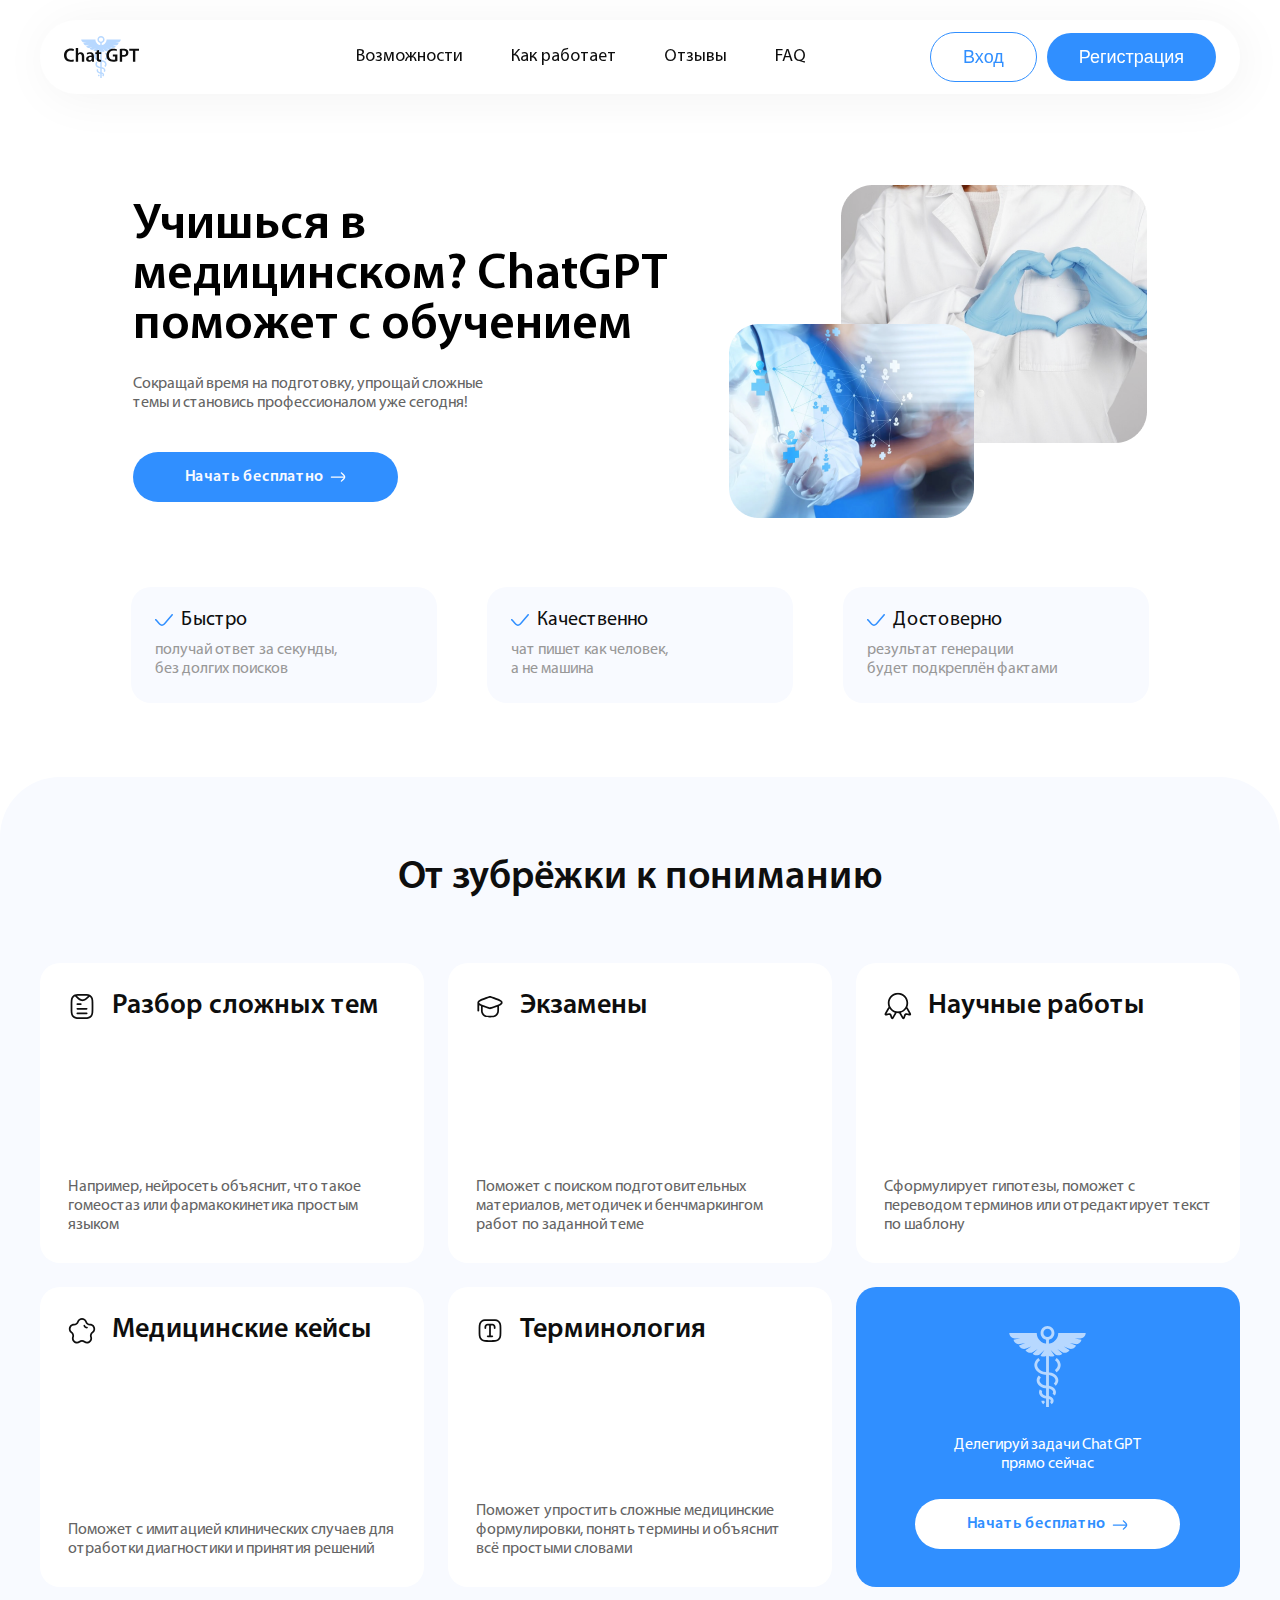
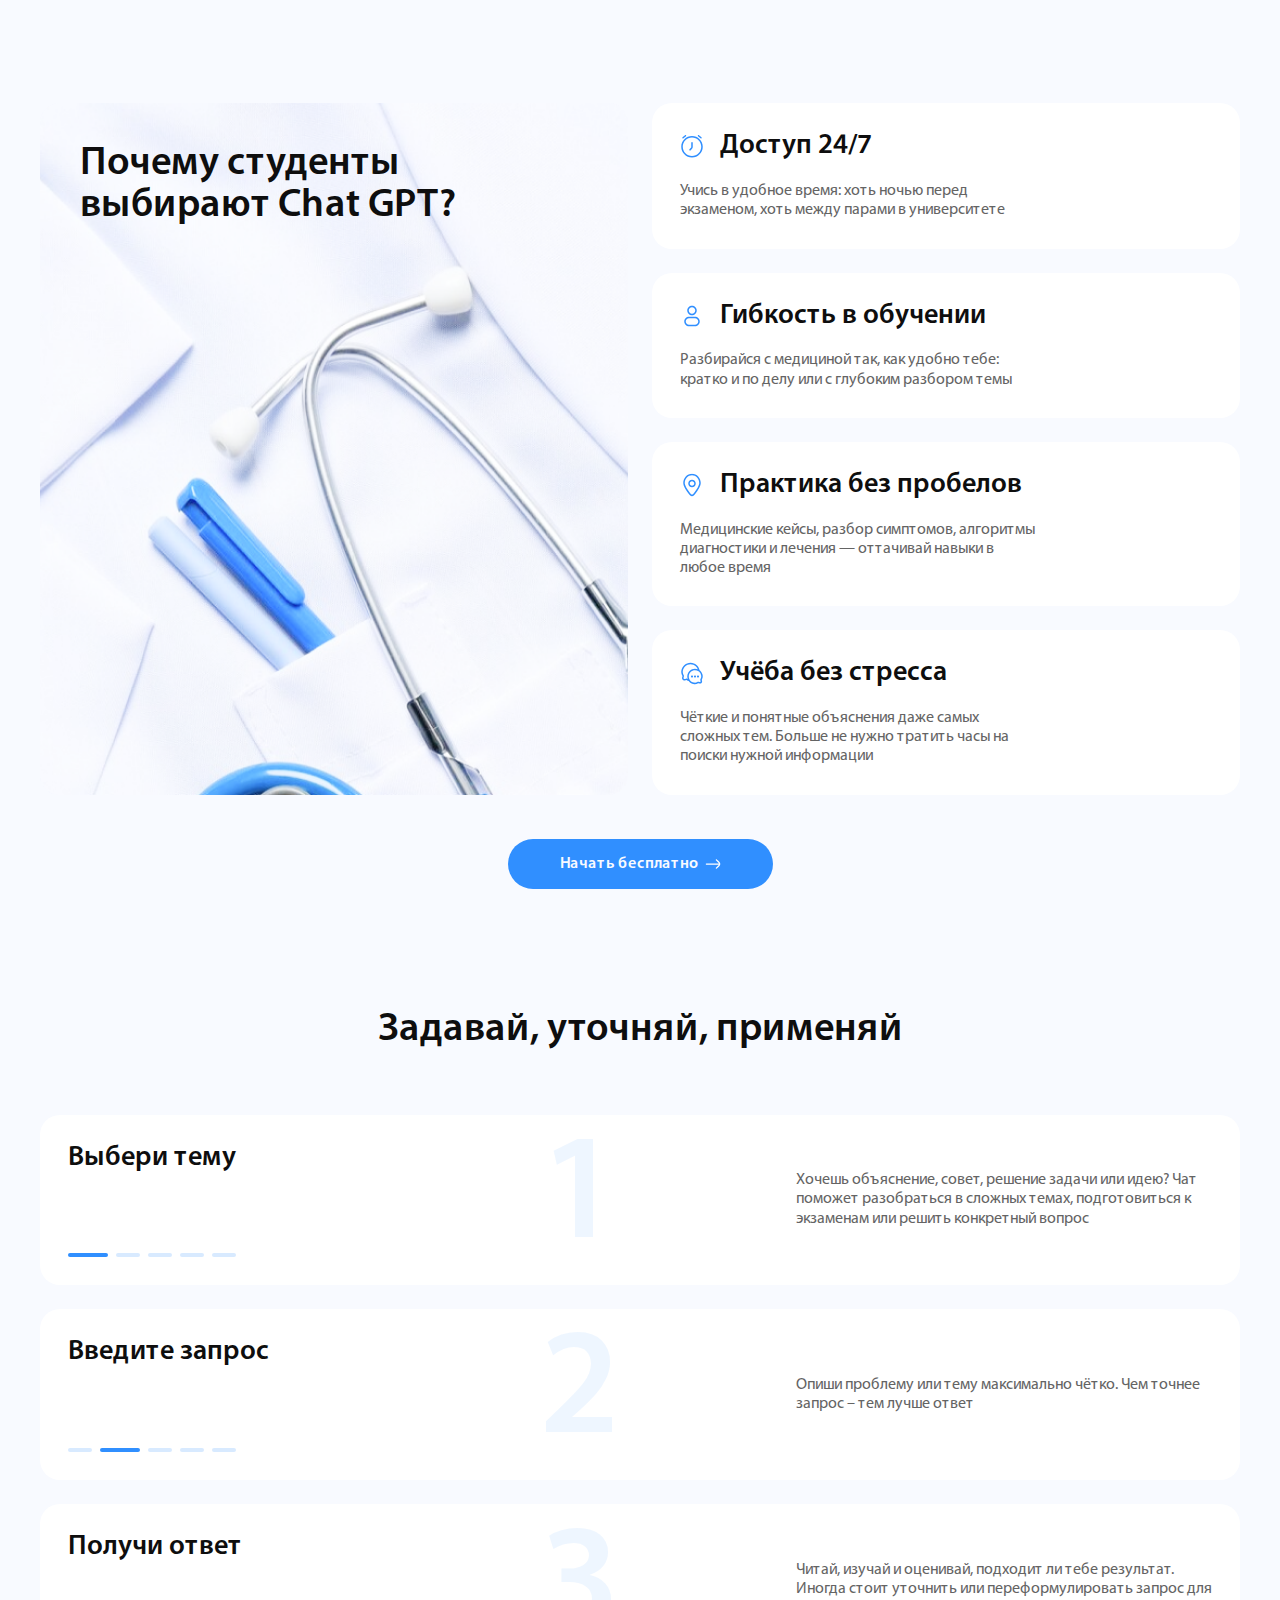
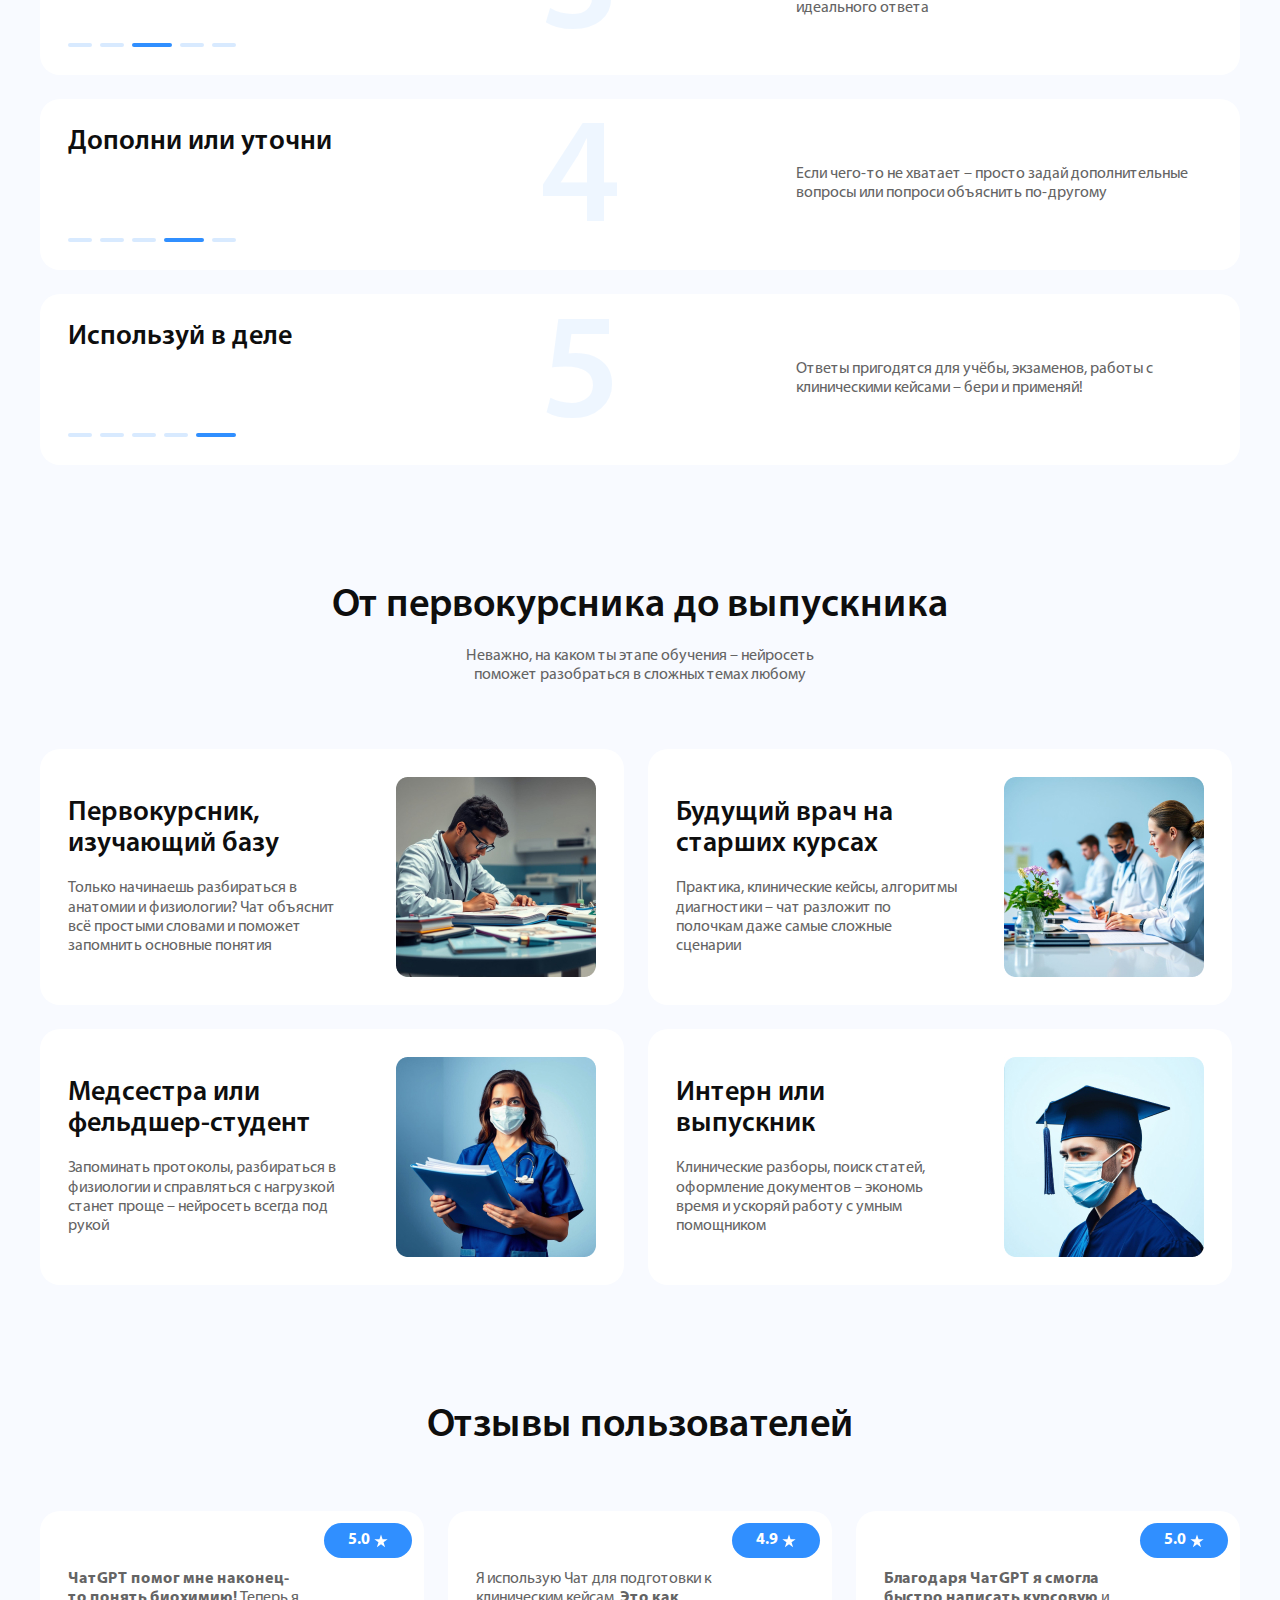
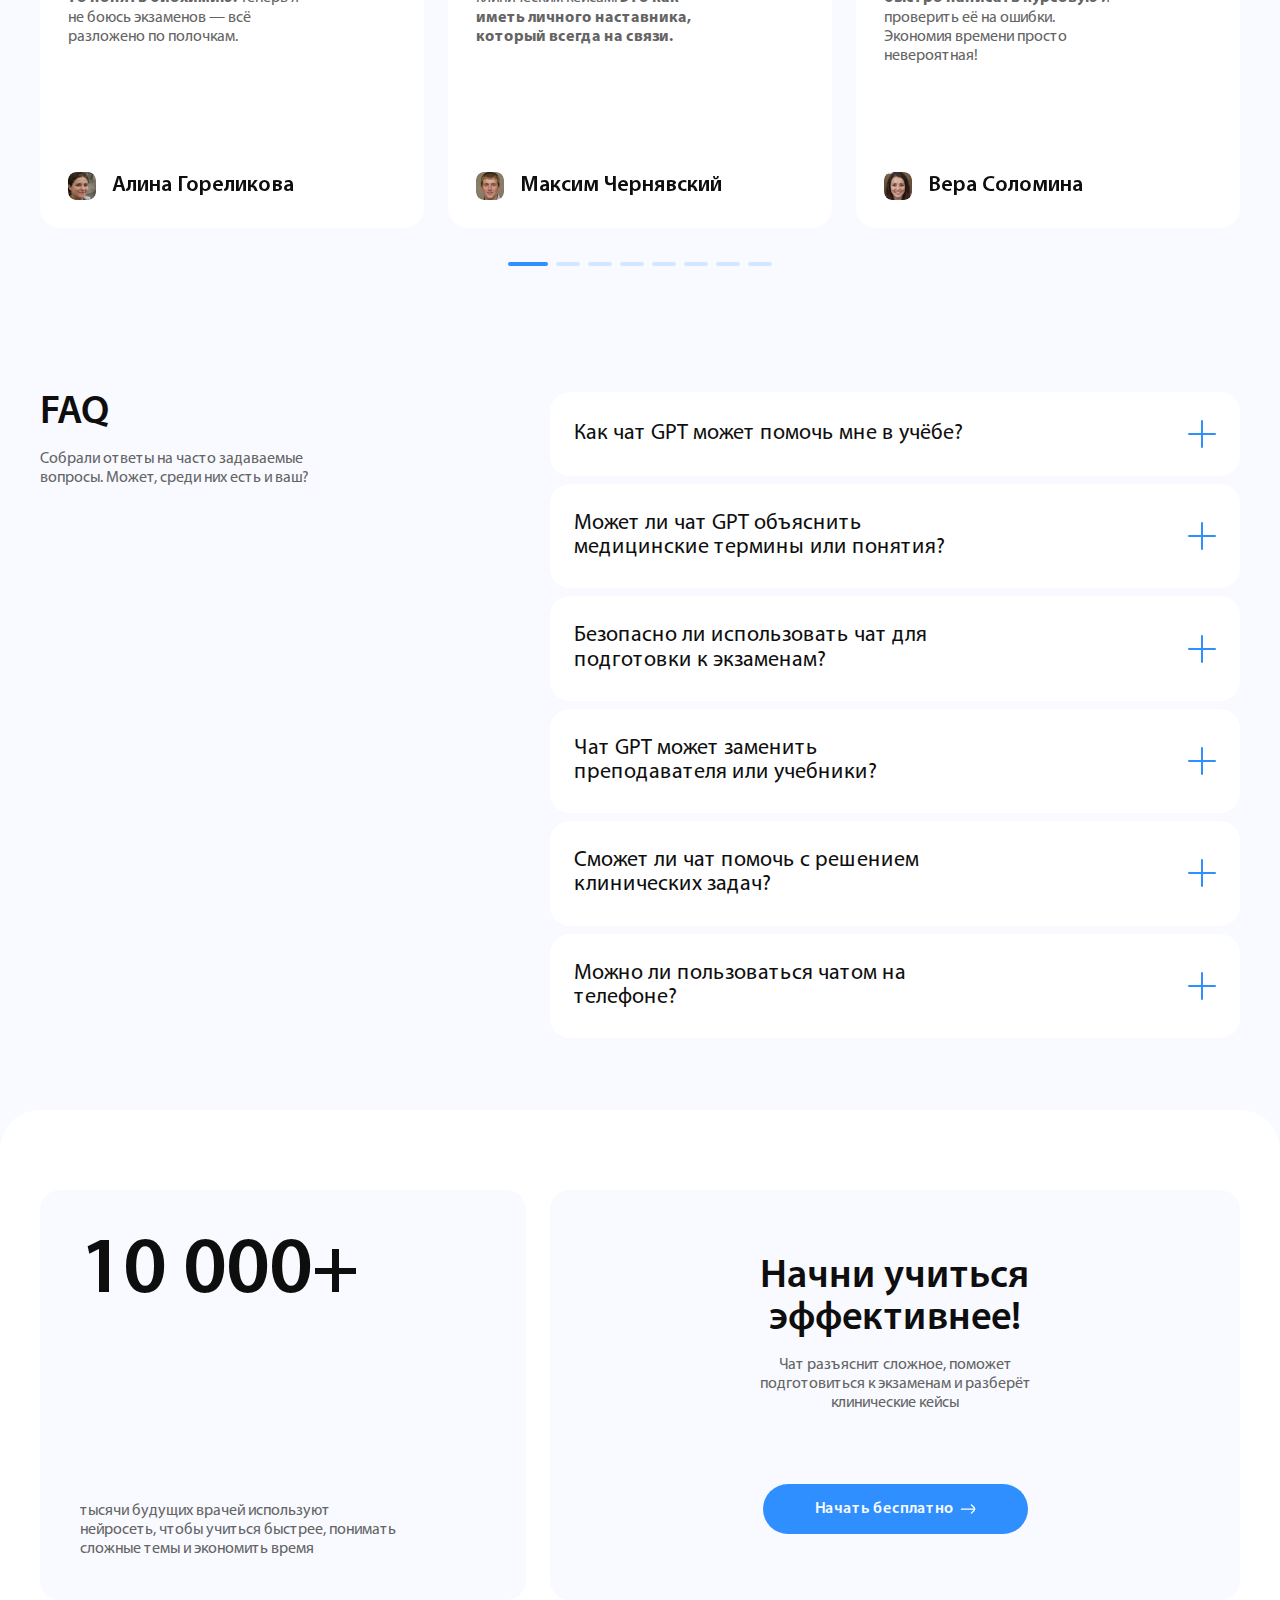
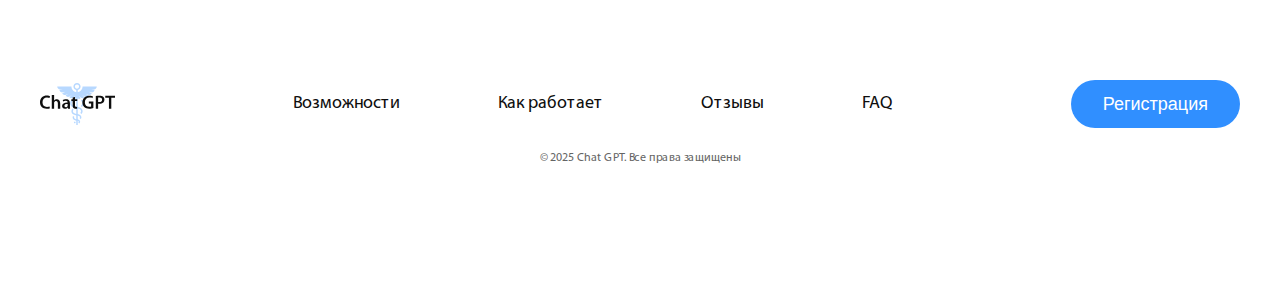
<file: help-tudies.html>
<!DOCTYPE html>
<html lang="ru">
<head>
    <meta charset="UTF-8">
    <meta name="viewport"
          content="width=device-width, user-scalable=no, initial-scale=1.0, maximum-scale=1.0, minimum-scale=1.0">
    <meta http-equiv="X-UA-Compatible" content="ie=edge">
    <title></title>
    <link rel="stylesheet" href="style.css">
</head>
<body>
<header>
    <div class="container">
        <div class="header-main G-align-center G-justify-between">
            <a href="#" class="logo G-flex"><img src="./assets/img/logo.svg" alt="ChatGPT"></a>
            <div class="menu-content">
                <div class="menu-mobile G-align-center">
                    <a href="#" class="logo-mobile-menu G-flex"><img src="./assets/img/logo.svg" alt="ChatGPT"></a>
                    <div class="nav-menu">
                        <ul class="menu-scroll G-align-center">
                            <li><a href="#features">Возможности</a></li>
                            <li><a href="#steps">Как работает</a></li>
                            <li><a href="#reviews">Отзывы</a></li>
                            <li><a href="#faq">FAQ</a></li>
                        </ul>
                    </div>
                    <div class="header-btn G-align-center">
                        <button class="btn-login">Вход</button>
                        <button class="btn-register">Регистрация</button>
                    </div>
                </div>
            </div>
            <div class="open-menu">
                <span></span>
                <span></span>
                <span></span>
            </div>
        </div>
    </div>
</header>

<section class="network-medical-main">
    <div class="container">
        <div class="network-medical G-align-center G-justify-center">
            <div class="network-medical-info">
                <h1>Учишься в медицинском? ChatGPT поможет с обучением
                </h1>
                <p>
                    Сокращай время на подготовку, упрощай сложные темы и становись профессионалом уже сегодня!
                </p>
                <a href="#" class="btn-blue">
                    <span>Начать бесплатно</span>
                    <i class="icon icon-arrow-right"></i>
                </a>
            </div>
            <div class="network-medical-photo G-flex">
                <img src="./assets/img/medical.webp" alt="medical">
            </div>
        </div>
        <div class="network-medical-cnt G-justify-center">
            <div class="network-medical-box">
                <div class="network-medical-name G-align-center">
                    <i class="icon-check"></i>
                    <span>Быстро</span>
                </div>
                <p>получай ответ за секунды, без долгих поисков</p>
            </div>
            <div class="network-medical-box">
                <div class="network-medical-name G-align-center">
                    <i class="icon-check"></i>
                    <span>Качественно</span>
                </div>
                <p>чат пишет как человек, а не машина</p>
            </div>
            <div class="network-medical-box">
                <div class="network-medical-name G-align-center">
                    <i class="icon-check"></i>
                    <span>Достоверно</span>
                </div>
                <p>результат генерации будет подкреплён фактами</p>
            </div>
        </div>
    </div>
</section>

<section id="features" class="from-cram">
    <div class="from-cram-fon">
        <div class="container">
            <h2>От зубрёжки к пониманию</h2>
            <div class="from-cram-cnt G-flex-wrap">
                <div class="from-cram-box G-flex-column G-justify-between">
                    <div class="from-cram-title G-align-center">
                        <img src="./assets/img/icon/document.svg" alt="document">
                        <h3>Разбор сложных тем</h3>
                    </div>
                    <p>
                        Например, нейросеть объяснит, что такое гомеостаз или фармакокинетика простым языком
                    </p>
                </div>
                <div class="from-cram-box G-flex-column G-justify-between">
                    <div class="from-cram-title G-align-center">
                        <img src="./assets/img/icon/education.svg" alt="education">
                        <h3>Экзамены</h3>
                    </div>
                    <p>
                        Поможет с поиском подготовительных материалов, методичек
                        и бенчмаркингом работ по заданной теме
                    </p>
                </div>
                <div class="from-cram-box G-flex-column G-justify-between">
                    <div class="from-cram-title G-align-center">
                        <img src="./assets/img/icon/award.svg" alt="award">
                        <h3>Научные работы</h3>
                    </div>
                    <p>
                        Сформулирует гипотезы, поможет с переводом терминов или отредактирует текст по шаблону
                    </p>
                </div>
                <div class="from-cram-box G-flex-column G-justify-between">
                    <div class="from-cram-title G-align-center">
                        <img src="./assets/img/icon/star.svg" alt="star">
                        <h3>Медицинские кейсы</h3>
                    </div>
                    <p>
                        Поможет с имитацией клинических случаев для отработки диагностики и принятия решений
                    </p>
                </div>
                <div class="from-cram-box G-flex-column G-justify-between">
                    <div class="from-cram-title G-align-center">
                        <img src="./assets/img/icon/text.svg" alt="text">
                        <h3>Терминология</h3>
                    </div>
                    <p>
                        Поможет упростить сложные медицинские формулировки, понять термины и объяснит всё простыми словами
                    </p>
                </div>

                <div class="delegate-tasks G-flex-column G-justify-center G-align-center">
                    <img src="./assets/img/icon/medicine-logo.svg" alt="medicine-logo">
                    <p>Делегируй задачи ChatGPT прямо сейчас</p>
                    <a href="#" class="btn-white G-center">
                        <span>Начать бесплатно</span>
                        <i class="icon icon-arrow-right"></i>
                    </a>
                </div>
            </div>
            <div class="from-cram-mobile">
                <div class="swiper from-cram-slider">
                    <div class="swiper-wrapper">
                        <div class="swiper-slide">
                            <div class="from-cram-box G-flex-column G-justify-between">
                                <div class="from-cram-title G-align-center">
                                    <img src="./assets/img/icon/document.svg" alt="document">
                                    <h3>Разбор сложных тем</h3>
                                </div>
                                <p>
                                    Например, нейросеть объяснит, что такое гомеостаз или фармакокинетика простым языком
                                </p>
                            </div>
                        </div>
                        <div class="swiper-slide">
                            <div class="from-cram-box G-flex-column G-justify-between">
                                <div class="from-cram-title G-align-center">
                                    <img src="./assets/img/icon/education.svg" alt="education">
                                    <h3>Экзамены</h3>
                                </div>
                                <p>
                                    Поможет с поиском подготовительных материалов, методичек
                                    и бенчмаркингом работ по заданной теме
                                </p>
                            </div>
                        </div>
                        <div class="swiper-slide">
                            <div class="from-cram-box G-flex-column G-justify-between">
                                <div class="from-cram-title G-align-center">
                                    <img src="./assets/img/icon/award.svg" alt="award">
                                    <h3>Научные работы</h3>
                                </div>
                                <p>
                                    Сформулирует гипотезы, поможет с переводом терминов или отредактирует текст по шаблону
                                </p>
                            </div>
                        </div>
                        <div class="swiper-slide">
                            <div class="from-cram-box G-flex-column G-justify-between">
                                <div class="from-cram-title G-align-center">
                                    <img src="./assets/img/icon/text.svg" alt="text">
                                    <h3>Терминология</h3>
                                </div>
                                <p>
                                    Поможет упростить сложные медицинские формулировки, понять термины и объяснит всё простыми словами
                                </p>
                            </div>
                        </div>
                    </div>
                    <div class="from-cram-pagination swiper-pagination"></div>
                </div>

                <div class="delegate-tasks G-flex-column G-justify-center G-align-center">
                    <img src="./assets/img/icon/medicine-logo.svg" alt="medicine-logo">
                    <p>Делегируй задачи ChatGPT прямо сейчас</p>
                    <a href="#" class="btn-white G-center">
                        <span>Начать бесплатно</span>
                        <i class="icon icon-arrow-right"></i>
                    </a>
                </div>

            </div>
        </div>
    </div>
</section>

<section class="students-main ">
    <div class="container">
        <div class="students-cnt G-justify-between">
            <div class="students-title">
                <h2>Почему студенты выбирают Chat GPT?</h2>
                <img src="./assets/img/students-pic.webp" alt="students">
            </div>
            <div class="students-info G-flex-column">
                <div class="students-box">
                    <div class="students-name G-align-center">
                        <img src="./assets/img/icon/time-circle.svg" alt="time">
                        <h3>Доступ 24/7</h3>
                    </div>
                    <p>
                        Учись в удобное время: хоть ночью перед экзаменом, хоть между парами в университете
                    </p>
                </div>
                <div class="students-box">
                    <div class="students-name G-align-center">
                        <img src="./assets/img/icon/profile.svg" alt="profile">
                        <h3>Гибкость в обучении</h3>
                    </div>
                    <p>
                        Разбирайся с медициной так, как удобно тебе: кратко и по делу или с глубоким разбором темы
                    </p>
                </div>
                <div class="students-box">
                    <div class="students-name G-align-center">
                        <img src="./assets/img/icon/location.svg" alt="location">
                        <h3>Практика без пробелов</h3>
                    </div>
                    <p>
                        Медицинские кейсы, разбор симптомов, алгоритмы диагностики и лечения — оттачивай навыки в любое время
                    </p>
                </div>
                <div class="students-box">
                    <div class="students-name G-align-center">
                        <img src="./assets/img/icon/messages.svg" alt="messages">
                        <h3>Учёба без стресса</h3>
                    </div>
                    <p>
                        Чёткие и понятные объяснения даже самых сложных тем. Больше не нужно тратить часы на поиски нужной информации
                    </p>
                </div>
            </div>
        </div>
        <div class="students-btn G-justify-center">
            <a href="#" class="btn-blue">
                <span>Начать бесплатно</span>
                <i class="icon icon-arrow-right"></i>
            </a>
        </div>
    </div>
</section>
<section id="steps" class="clarify-apply ">
    <div class="container">
        <h2>Задавай, уточняй, применяй</h2>
        <div class="clarify-apply-cnt">
            <div class="clarify-apply-box G-justify-between G-align-center">
                <div class="clarify-apply-name">
                    <h3>Выбери тему</h3>
                    <ul class="G-align-center">
                        <li class="clarify-apply-act"></li>
                        <li></li>
                        <li></li>
                        <li></li>
                        <li></li>
                    </ul>
                </div>
                <strong class="clarify-apply-count">1</strong>
                <p>
                    Хочешь объяснение, совет, решение задачи или идею? Чат поможет разобраться в сложных темах, подготовиться
                    к экзаменам или решить конкретный вопрос
                </p>
            </div>
            <div class="clarify-apply-box G-justify-between G-align-center">
                <div class="clarify-apply-name">
                    <h3>Введите запрос</h3>
                    <ul class="G-align-center">
                        <li></li>
                        <li class="clarify-apply-act"></li>
                        <li></li>
                        <li></li>
                        <li></li>
                    </ul>
                </div>
                <strong class="clarify-apply-count">2</strong>
                <p>
                    Опиши проблему или тему максимально чётко. Чем точнее запрос – тем лучше ответ
                </p>
            </div>
            <div class="clarify-apply-box G-justify-between G-align-center">
                <div class="clarify-apply-name">
                    <h3>Получи ответ</h3>
                    <ul class="G-align-center">
                        <li></li>
                        <li></li>
                        <li class="clarify-apply-act"></li>
                        <li></li>
                        <li></li>
                    </ul>
                </div>
                <strong class="clarify-apply-count">3</strong>
                <p>
                    Читай, изучай и оценивай, подходит ли тебе результат. Иногда стоит уточнить или переформулировать запрос для идеального ответа
                </p>
            </div>
            <div class="clarify-apply-box G-justify-between G-align-center">
                <div class="clarify-apply-name">
                    <h3>Дополни или уточни</h3>
                    <ul class="G-align-center">
                        <li></li>
                        <li></li>
                        <li></li>
                        <li class="clarify-apply-act"></li>
                        <li></li>
                    </ul>
                </div>
                <strong class="clarify-apply-count">4</strong>
                <p>
                    Если чего-то не хватает – просто задай дополнительные вопросы или попроси объяснить по-другому
                </p>
            </div>
            <div class="clarify-apply-box G-justify-between G-align-center">
                <div class="clarify-apply-name">
                    <h3>Используй в деле</h3>
                    <ul class="G-align-center">
                        <li></li>
                        <li></li>
                        <li></li>
                        <li></li>
                        <li class="clarify-apply-act"></li>
                    </ul>
                </div>
                <strong class="clarify-apply-count">5</strong>
                <p>
                    Ответы пригодятся для учёбы, экзаменов, работы с клиническими кейсами – бери и применяй!
                </p>
            </div>


        </div>
    </div>
</section>

<section class="freshman-main ">
    <div class="container">
        <div class="freshman-title G-flex-column G-align-center">
            <h2>От первокурсника до выпускника</h2>
            <p>Неважно, на каком ты этапе обучения – нейросеть поможет разобраться в сложных темах любому</p>
        </div>
        <div class="freshman-wrap G-flex-wrap">
            <div class="freshman-box G-align-center">
                <div class="freshman-name">
                    <h3>Первокурсник, изучающий базу</h3>
                    <p>
                        Только начинаешь разбираться
                        в анатомии и физиологии? Чат объяснит всё простыми словами
                        и поможет запомнить основные понятия
                    </p>
                </div>
                <div class="freshman-photo">
                    <img src="./assets/img/freshman-1.webp" alt="freshman">
                </div>
            </div>
            <div class="freshman-box G-align-center">
                <div class="freshman-name">
                    <h3>Будущий врач
                        на старших курсах</h3>
                    <p>
                        Практика, клинические кейсы, алгоритмы диагностики – чат разложит по полочкам даже самые сложные сценарии
                    </p>
                </div>
                <div class="freshman-photo">
                    <img src="./assets/img/freshman-2.webp" alt="freshman">
                </div>
            </div>
            <div class="freshman-box G-align-center">
                <div class="freshman-name">
                    <h3>Медсестра или фельдшер-студент</h3>
                    <p>
                        Запоминать протоколы, разбираться в физиологии и справляться
                        с нагрузкой станет проще – нейросеть всегда под рукой
                    </p>
                </div>
                <div class="freshman-photo">
                    <img src="./assets/img/freshman-3.webp" alt="freshman">
                </div>
            </div>
            <div class="freshman-box G-align-center">
                <div class="freshman-name">
                    <h3>Интерн или выпускник</h3>
                    <p>
                        Клинические разборы, поиск статей, оформление документов – экономь время и ускоряй работу с умным помощником
                    </p>
                </div>
                <div class="freshman-photo">
                    <img src="./assets/img/freshman-4.webp" alt="freshman">
                </div>
            </div>
        </div>
    </div>
</section>

<section id="reviews" class="user-reviews fon">
    <div class="container">
        <h2>Отзывы пользователей</h2>
        <div class="user-reviews-cnt">
            <div class="swiper user-reviews-slider">
                <div class="swiper-wrapper">
                    <div class="swiper-slide">
                        <div class="user-reviews-box">
                            <div class="user-reviews-description">
                                <div class="user-reviews-count G-center">
                                    <span>5.0</span>
                                    <i class="icon-star"></i>
                                </div>
                                <p>
                                    <b>ЧатGPT помог мне наконец-то понять биохимию!</b> Теперь я не боюсь экзаменов — всё разложено по полочкам.
                                </p>
                            </div>
                            <div class="user-reviews-name G-align-center">
                                <img src="./assets/img/user-1.png" alt="user">
                                <h3>Алина Гореликова</h3>
                            </div>
                        </div>
                    </div>
                    <div class="swiper-slide">
                        <div class="user-reviews-box">
                            <div class="user-reviews-description">
                                <div class="user-reviews-count G-center">
                                    <span>4.9</span>
                                    <i class="icon-star"></i>
                                </div>
                                <p>
                                    Я использую Чат для подготовки к клиническим кейсам. <b>Это как иметь личного наставника, который всегда на связи.</b>
                                </p>
                            </div>
                            <div class="user-reviews-name G-align-center">
                                <img src="./assets/img/user-2.png" alt="user">
                                <h3>Максим Чернявский</h3>
                            </div>
                        </div>
                    </div>
                    <div class="swiper-slide">
                        <div class="user-reviews-box">
                            <div class="user-reviews-description">
                                <div class="user-reviews-count G-center">
                                    <span>5.0</span>
                                    <i class="icon-star"></i>
                                </div>
                                <p>
                                    <b>Благодаря ЧатGPT я смогла быстро написать курсовую</b> и проверить её на ошибки. Экономия времени просто невероятная!
                                </p>
                            </div>
                            <div class="user-reviews-name G-align-center">
                                <img src="./assets/img/user-3.png" alt="user">
                                <h3>Вера Соломина</h3>
                            </div>
                        </div>
                    </div>
                    <div class="swiper-slide">
                        <div class="user-reviews-box">
                            <div class="user-reviews-description">
                                <div class="user-reviews-count G-center">
                                    <span>5.0</span>
                                    <i class="icon-star"></i>
                                </div>
                                <p>
                                    <b>ЧатGPT — это находка для старшекурсника.</b> Объясняет сложные вещи проще, чем учебники, и помогает повторить всё перед практикой.
                                </p>
                            </div>
                            <div class="user-reviews-name G-align-center">
                                <img src="./assets/img/user-4.png" alt="user">
                                <h3>Илья Румянцев</h3>
                            </div>
                        </div>
                    </div>
                    <div class="swiper-slide">
                        <div class="user-reviews-box">
                            <div class="user-reviews-description">
                                <div class="user-reviews-count G-center">
                                    <span>5.0</span>
                                    <i class="icon-star"></i>
                                </div>
                                <p>
                                    <b>Чат GPT идеально подходит для разбора анатомии</b> без лишних терминов. Моё обучение стало в разы эффективнее!
                                </p>
                            </div>
                            <div class="user-reviews-name G-align-center">
                                <img src="./assets/img/user-5.png" alt="user">
                                <h3>Екатерина Лазарева</h3>
                            </div>
                        </div>
                    </div>
                    <div class="swiper-slide">
                        <div class="user-reviews-box">
                            <div class="user-reviews-description">
                                <div class="user-reviews-count G-center">
                                    <span>5.0</span>
                                    <i class="icon-star"></i>
                                </div>
                                <p>
                                    Накануне зачёта по фармакологии <b>чат буквально спас меня.</b> Составил карточки для запоминания препаратов за считанные минуты.
                                </p>
                            </div>
                            <div class="user-reviews-name G-align-center">
                                <img src="./assets/img/user-6.png" alt="user">
                                <h3>Даниил Корнеев</h3>
                            </div>
                        </div>
                    </div>
                    <div class="swiper-slide">
                        <div class="user-reviews-box">
                            <div class="user-reviews-description">
                                <div class="user-reviews-count G-center">
                                    <span>5.0</span>
                                    <i class="icon-star"></i>
                                </div>
                                <p>
                                    Рефераты и курсовые перестали быть проблемой — <b>чат помогает не только писать, но и находит актуальные источники.</b> Это реально упрощает жизнь!
                                </p>
                            </div>
                            <div class="user-reviews-name G-align-center">
                                <img src="./assets/img/user-7.png" alt="user">
                                <h3>Анна Светличная</h3>
                            </div>
                        </div>
                    </div>
                    <div class="swiper-slide">
                        <div class="user-reviews-box">
                            <div class="user-reviews-description">
                                <div class="user-reviews-count G-center">
                                    <span>5.0</span>
                                    <i class="icon-star"></i>
                                </div>
                                <p>
                                    Я постоянно использую чат для проверки знаний перед тестами. Это как <b>тренажёр, который всегда под рукой.</b>
                                </p>
                            </div>
                            <div class="user-reviews-name G-align-center">
                                <img src="./assets/img/user-8.png" alt="user">
                                <h3>Глеб Тарасов</h3>
                            </div>
                        </div>
                    </div>
                </div>
            </div>
            <div class="reviews-pagination swiper-pagination"></div>
        </div>
    </div>
</section>
<section id="faq" class="faq ">
    <div class="container">
        <div class="faq-content G-justify-between G-align-start">
            <div class="faq-content-title">
                <h2>FAQ</h2>
                <p>
                    Собрали ответы на часто задаваемые вопросы. Может, среди них есть и ваш?
                </p>
            </div>
            <div id="accordion" class="accordion">
                <div class="accordion-box">
                    <div class="accordion-click link">
                        <h3>Как чат GPT может помочь мне в учёбе?</h3>
                        <span class="accordion-plus"></span>
                    </div>
                    <div class="submenu">
                        <p>
                            Он объясняет сложные темы простыми словами, создаёт карточки для запоминания, помогает готовиться к экзаменам и даже проверяет тексты на ошибки
                        </p>
                    </div>
                </div>
                <div class="accordion-box">
                    <div class="accordion-click link">
                        <h3>Может ли чат GPT объяснить медицинские термины или понятия?</h3>
                        <span class="accordion-plus"></span>
                    </div>
                    <div class="submenu">
                        <p>
                            Конечно! Он объясняет как для новичков, так и на более продвинутом уровне, адаптируясь к вашему запросу
                        </p>
                    </div>
                </div>
                <div class="accordion-box">
                    <div class="accordion-click link">
                        <h3>Безопасно ли использовать чат для подготовки к экзаменам?</h3>
                        <span class="accordion-plus"></span>
                    </div>
                    <div class="submenu">
                        <p>
                            Да, Чат работает на основе проверенных данных и помогает структурировать знания, но всегда проверяйте важную информацию в официальных источниках
                        </p>
                    </div>
                </div>
                <div class="accordion-box">
                    <div class="accordion-click link">
                        <h3>Чат GPT может заменить преподавателя или учебники?</h3>
                        <span class="accordion-plus"></span>
                    </div>
                    <div class="submenu">
                        <p>
                            Нет, он скорее помощник, который дополняет вашу учёбу. Это инструмент, который делает процесс быстрее и удобнее
                        </p>
                    </div>
                </div>
                <div class="accordion-box">
                    <div class="accordion-click link">
                        <h3>Сможет ли чат помочь с решением клинических задач?</h3>
                        <span class="accordion-plus"></span>
                    </div>
                    <div class="submenu">
                        <p>
                            Да, он разбирает алгоритмы диагностики, предлагает логические шаги и помогает анализировать кейсы
                        </p>
                    </div>
                </div>
                <div class="accordion-box">
                    <div class="accordion-click link">
                        <h3>Можно ли пользоваться чатом на телефоне?</h3>
                        <span class="accordion-plus"></span>
                    </div>
                    <div class="submenu">
                        <p>
                            Да, чат доступен с любого устройства с интернетом, будь то компьютер, планшет или смартфон
                        </p>
                    </div>
                </div>
            </div>
        </div>
    </div>
</section>

<footer>
    <div class="container">
        <div class="start-learning G-justify-between ">
            <div class="start-learning-price G-flex-column G-justify-between">
                <strong>10 000+</strong>
                <p>
                    тысячи будущих врачей используют нейросеть, чтобы учиться быстрее, понимать сложные темы и экономить время
                </p>
            </div>
            <div class="start-learning-info G-flex-column G-align-center">
                <h2>Начни учиться эффективнее!</h2>
                <p>
                    Чат разъяснит сложное, поможет подготовиться к экзаменам и разберёт клинические кейсы
                </p>
                <a href="#" class="btn-blue">
                    <span>Начать бесплатно</span>
                    <i class="icon icon-arrow-right"></i>
                </a>
            </div>
        </div>
        <div class="footer-main G-justify-between G-align-center">
            <a href="#" class="logo G-flex"><img src="./assets/img/logo.svg" alt="logo"></a>
            <div class="nav-menu">
                <ul class="menu-scroll G-align-center">
                    <li><a href="#features">Возможности</a></li>
                    <li><a href="#steps">Как работает</a></li>
                    <li><a href="#reviews">Отзывы</a></li>
                    <li><a href="#faq">FAQ</a></li>
                </ul>
            </div>
            <button class="btn-register">Регистрация</button>
        </div>
        <div class="reserved G-center">
            <p>© 2025 Chat GPT. Все права защищены</p>
        </div>
    </div>
</footer>


<script src="assets/js/jquery-3.6.4.js"></script>
<script src="assets/js/swiper-bundle.min.js"></script>
<script src="assets/js/script.js"></script>
</body>
</html>
</file>
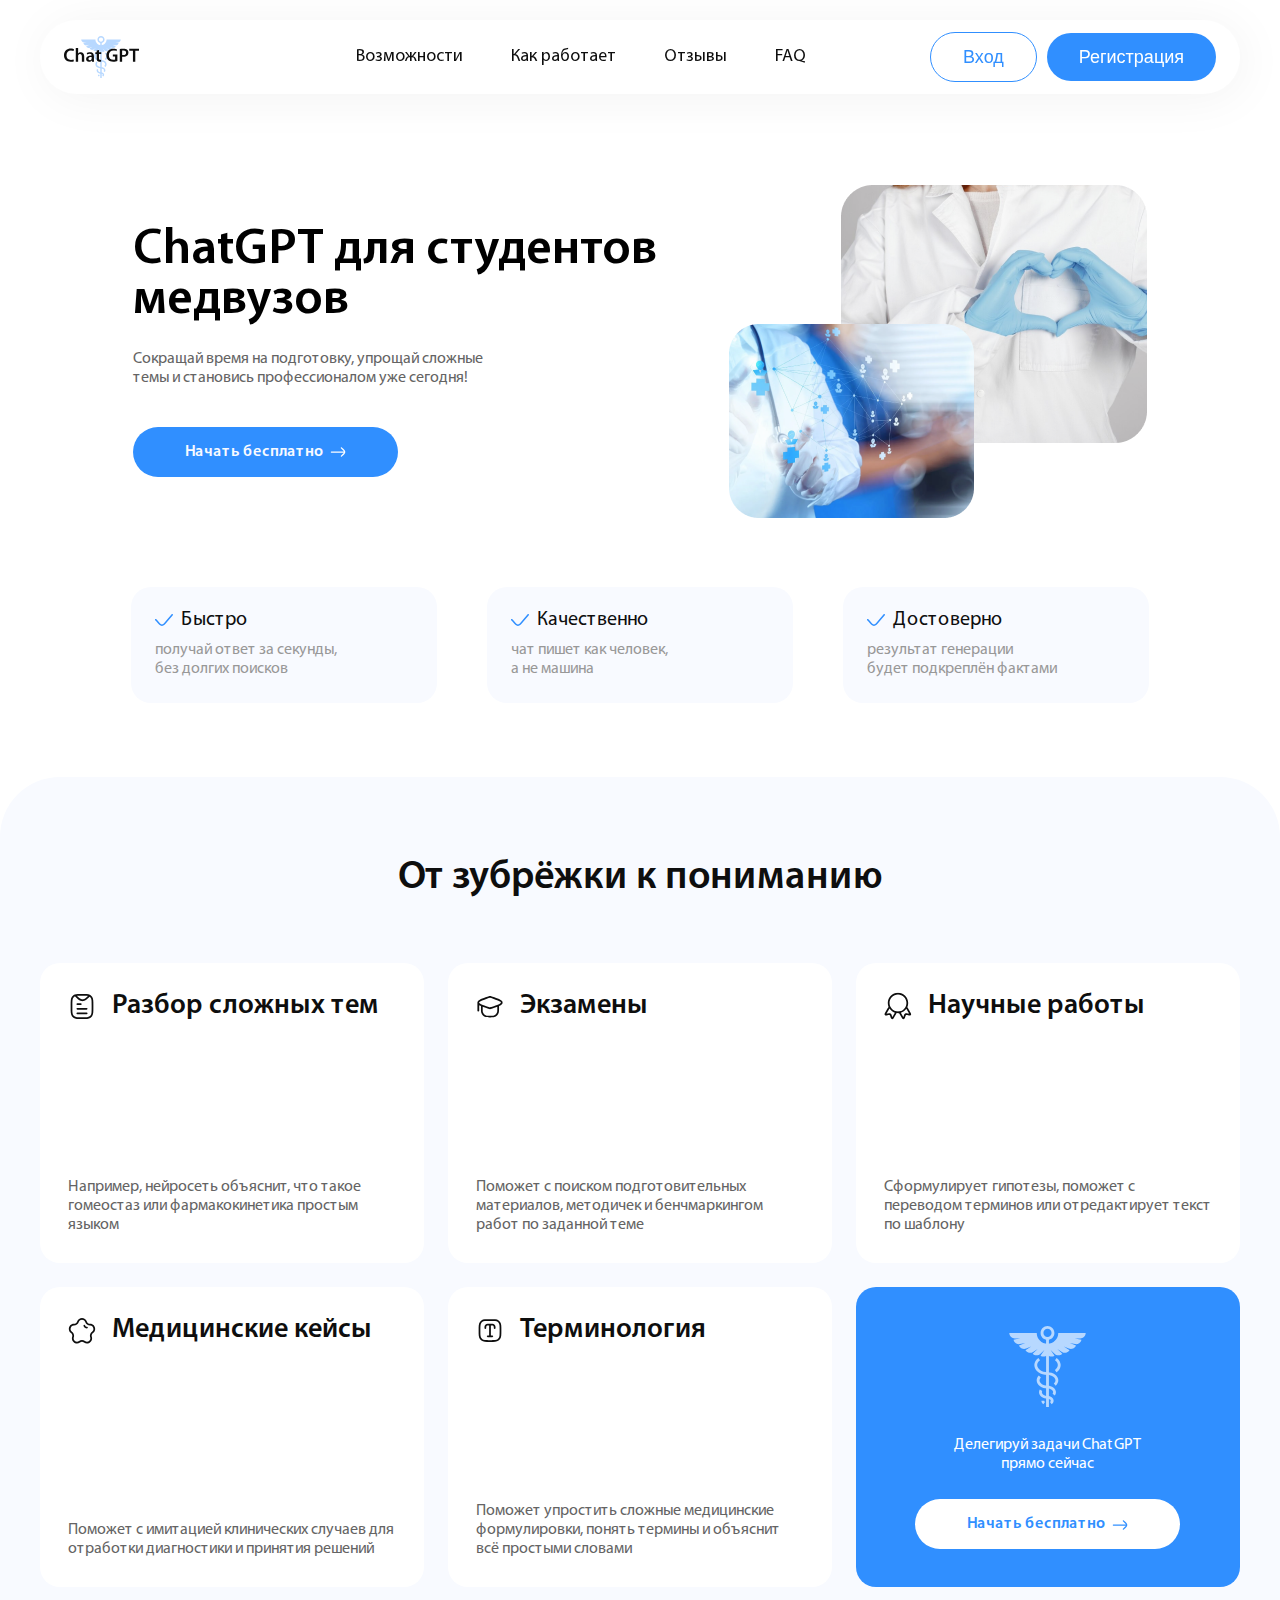
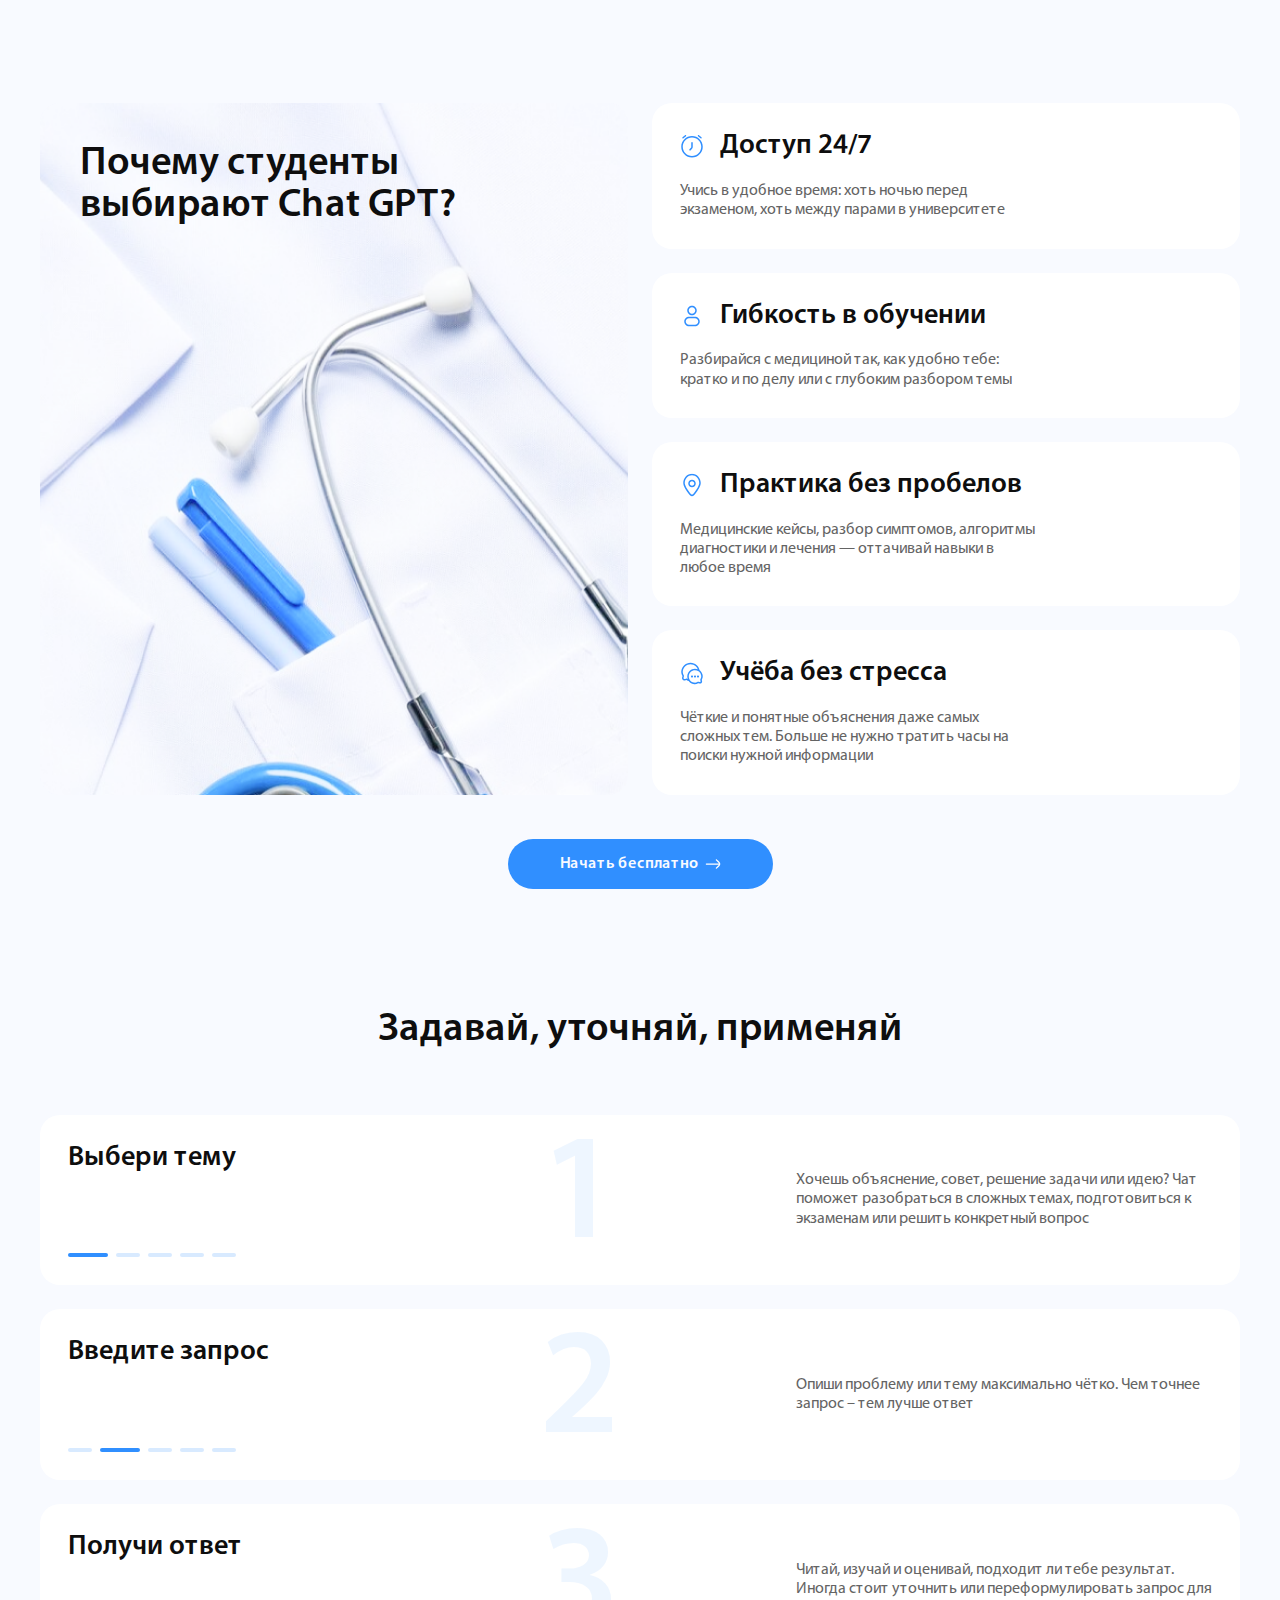
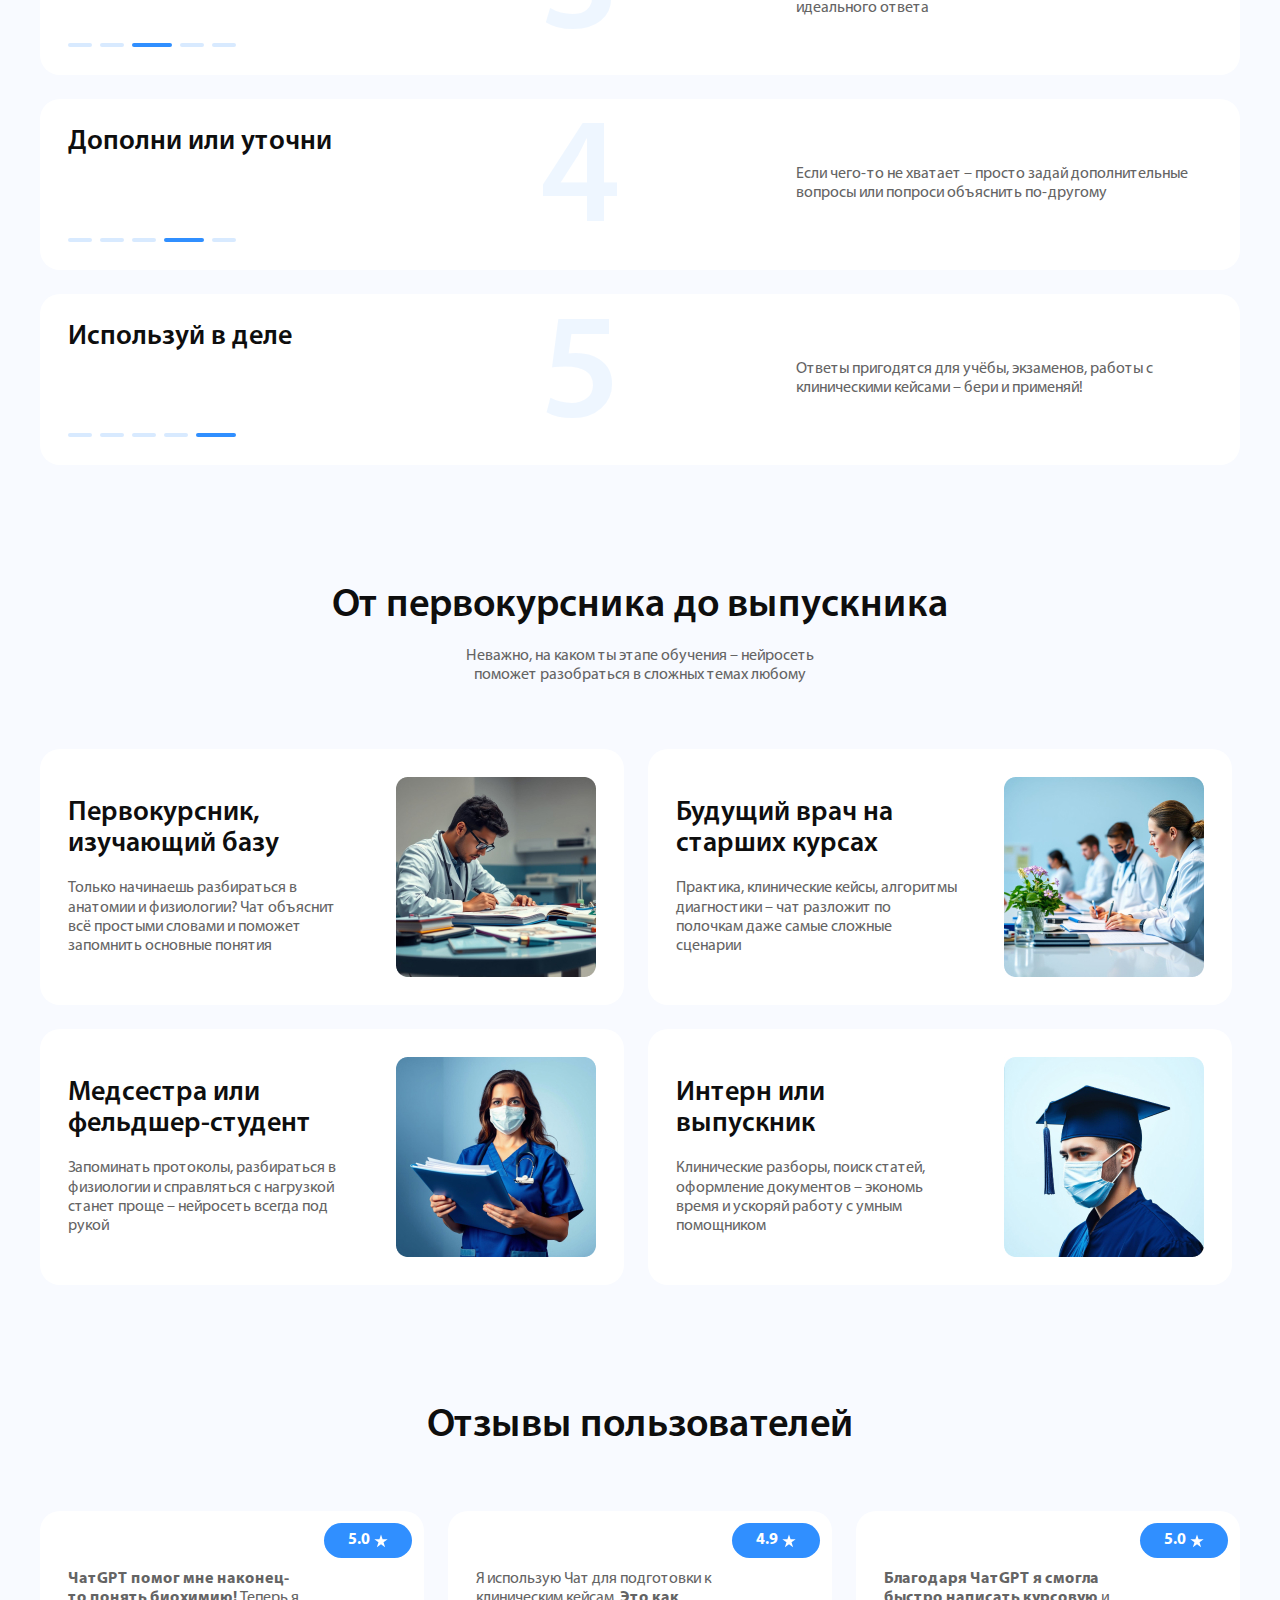
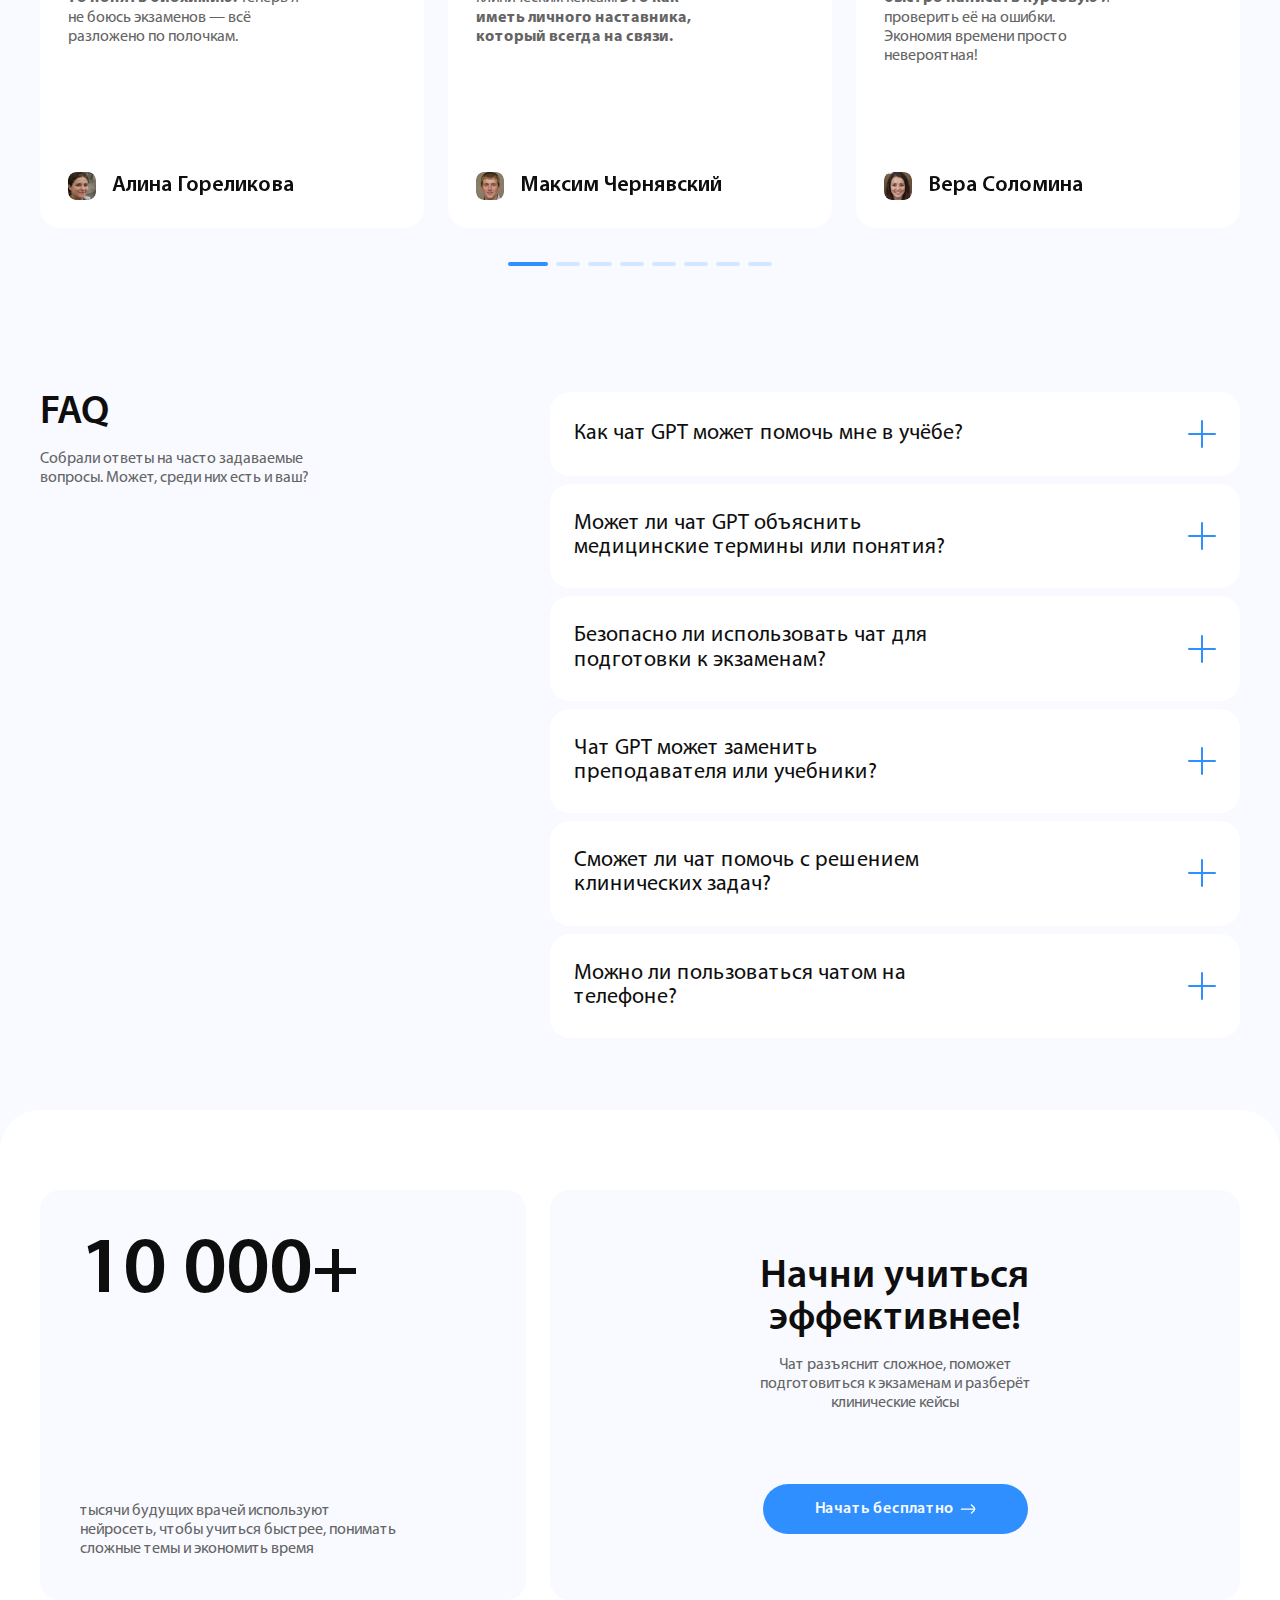
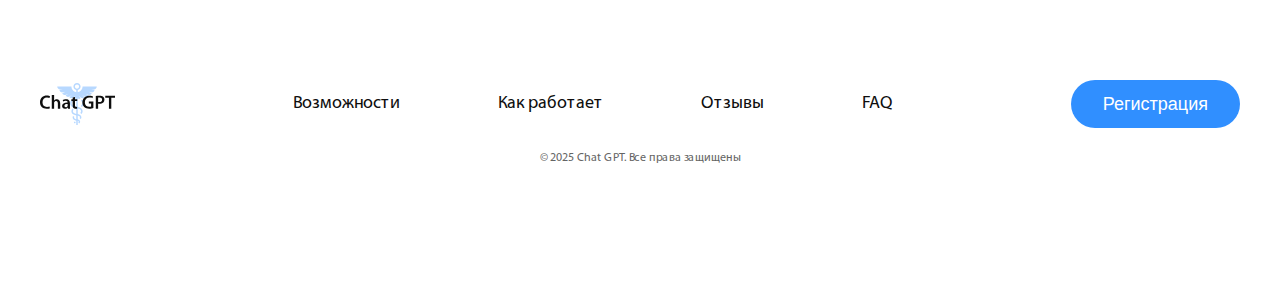
<file: medical-students.html>
<!DOCTYPE html>
<html lang="ru">
<head>
    <meta charset="UTF-8">
    <meta name="viewport"
          content="width=device-width, user-scalable=no, initial-scale=1.0, maximum-scale=1.0, minimum-scale=1.0">
    <meta http-equiv="X-UA-Compatible" content="ie=edge">
    <title></title>
    <link rel="stylesheet" href="style.css">
</head>
<body>
<header>
    <div class="container">
        <div class="header-main G-align-center G-justify-between">
            <a href="#" class="logo G-flex"><img src="./assets/img/logo.svg" alt="ChatGPT"></a>
            <div class="menu-content">
                <div class="menu-mobile G-align-center">
                    <a href="#" class="logo-mobile-menu G-flex"><img src="./assets/img/logo.svg" alt="ChatGPT"></a>
                    <div class="nav-menu">
                        <ul class="menu-scroll G-align-center">
                            <li><a href="#features">Возможности</a></li>
                            <li><a href="#steps">Как работает</a></li>
                            <li><a href="#reviews">Отзывы</a></li>
                            <li><a href="#faq">FAQ</a></li>
                        </ul>
                    </div>
                    <div class="header-btn G-align-center">
                        <button class="btn-login">Вход</button>
                        <button class="btn-register">Регистрация</button>
                    </div>
                </div>
            </div>
            <div class="open-menu">
                <span></span>
                <span></span>
                <span></span>
            </div>
        </div>
    </div>
</header>

<section class="network-medical-main">
    <div class="container">
        <div class="network-medical G-align-center G-justify-center">
            <div class="network-medical-info">
                <h1>ChatGPT для студентов медвузов</h1>
                <p>
                    Сокращай время на подготовку, упрощай сложные темы и становись профессионалом уже сегодня!
                </p>
                <a href="#" class="btn-blue">
                    <span>Начать бесплатно</span>
                    <i class="icon icon-arrow-right"></i>
                </a>
            </div>
            <div class="network-medical-photo G-flex">
                <img src="./assets/img/medical.webp" alt="medical">
            </div>
        </div>
        <div class="network-medical-cnt G-justify-center">
            <div class="network-medical-box">
                <div class="network-medical-name G-align-center">
                    <i class="icon-check"></i>
                    <span>Быстро</span>
                </div>
                <p>получай ответ за секунды, без долгих поисков</p>
            </div>
            <div class="network-medical-box">
                <div class="network-medical-name G-align-center">
                    <i class="icon-check"></i>
                    <span>Качественно</span>
                </div>
                <p>чат пишет как человек, а не машина</p>
            </div>
            <div class="network-medical-box">
                <div class="network-medical-name G-align-center">
                    <i class="icon-check"></i>
                    <span>Достоверно</span>
                </div>
                <p>результат генерации будет подкреплён фактами</p>
            </div>
        </div>
    </div>
</section>

<section id="features" class="from-cram">
    <div class="from-cram-fon">
        <div class="container">
            <h2>От зубрёжки к пониманию</h2>
            <div class="from-cram-cnt G-flex-wrap">
                <div class="from-cram-box G-flex-column G-justify-between">
                    <div class="from-cram-title G-align-center">
                        <img src="./assets/img/icon/document.svg" alt="document">
                        <h3>Разбор сложных тем</h3>
                    </div>
                    <p>
                        Например, нейросеть объяснит, что такое гомеостаз или фармакокинетика простым языком
                    </p>
                </div>
                <div class="from-cram-box G-flex-column G-justify-between">
                    <div class="from-cram-title G-align-center">
                        <img src="./assets/img/icon/education.svg" alt="education">
                        <h3>Экзамены</h3>
                    </div>
                    <p>
                        Поможет с поиском подготовительных материалов, методичек
                        и бенчмаркингом работ по заданной теме
                    </p>
                </div>
                <div class="from-cram-box G-flex-column G-justify-between">
                    <div class="from-cram-title G-align-center">
                        <img src="./assets/img/icon/award.svg" alt="award">
                        <h3>Научные работы</h3>
                    </div>
                    <p>
                        Сформулирует гипотезы, поможет с переводом терминов или отредактирует текст по шаблону
                    </p>
                </div>
                <div class="from-cram-box G-flex-column G-justify-between">
                    <div class="from-cram-title G-align-center">
                        <img src="./assets/img/icon/star.svg" alt="star">
                        <h3>Медицинские кейсы</h3>
                    </div>
                    <p>
                        Поможет с имитацией клинических случаев для отработки диагностики и принятия решений
                    </p>
                </div>
                <div class="from-cram-box G-flex-column G-justify-between">
                    <div class="from-cram-title G-align-center">
                        <img src="./assets/img/icon/text.svg" alt="text">
                        <h3>Терминология</h3>
                    </div>
                    <p>
                        Поможет упростить сложные медицинские формулировки, понять термины и объяснит всё простыми словами
                    </p>
                </div>

                <div class="delegate-tasks G-flex-column G-justify-center G-align-center">
                    <img src="./assets/img/icon/medicine-logo.svg" alt="medicine-logo">
                    <p>Делегируй задачи ChatGPT прямо сейчас</p>
                    <a href="#" class="btn-white G-center">
                        <span>Начать бесплатно</span>
                        <i class="icon icon-arrow-right"></i>
                    </a>
                </div>
            </div>
            <div class="from-cram-mobile">
                <div class="swiper from-cram-slider">
                    <div class="swiper-wrapper">
                        <div class="swiper-slide">
                            <div class="from-cram-box G-flex-column G-justify-between">
                                <div class="from-cram-title G-align-center">
                                    <img src="./assets/img/icon/document.svg" alt="document">
                                    <h3>Разбор сложных тем</h3>
                                </div>
                                <p>
                                    Например, нейросеть объяснит, что такое гомеостаз или фармакокинетика простым языком
                                </p>
                            </div>
                        </div>
                        <div class="swiper-slide">
                            <div class="from-cram-box G-flex-column G-justify-between">
                                <div class="from-cram-title G-align-center">
                                    <img src="./assets/img/icon/education.svg" alt="education">
                                    <h3>Экзамены</h3>
                                </div>
                                <p>
                                    Поможет с поиском подготовительных материалов, методичек
                                    и бенчмаркингом работ по заданной теме
                                </p>
                            </div>
                        </div>
                        <div class="swiper-slide">
                            <div class="from-cram-box G-flex-column G-justify-between">
                                <div class="from-cram-title G-align-center">
                                    <img src="./assets/img/icon/award.svg" alt="award">
                                    <h3>Научные работы</h3>
                                </div>
                                <p>
                                    Сформулирует гипотезы, поможет с переводом терминов или отредактирует текст по шаблону
                                </p>
                            </div>
                        </div>
                        <div class="swiper-slide">
                            <div class="from-cram-box G-flex-column G-justify-between">
                                <div class="from-cram-title G-align-center">
                                    <img src="./assets/img/icon/text.svg" alt="text">
                                    <h3>Терминология</h3>
                                </div>
                                <p>
                                    Поможет упростить сложные медицинские формулировки, понять термины и объяснит всё простыми словами
                                </p>
                            </div>
                        </div>
                    </div>
                    <div class="from-cram-pagination swiper-pagination"></div>
                </div>

                <div class="delegate-tasks G-flex-column G-justify-center G-align-center">
                    <img src="./assets/img/icon/medicine-logo.svg" alt="medicine-logo">
                    <p>Делегируй задачи ChatGPT прямо сейчас</p>
                    <a href="#" class="btn-white G-center">
                        <span>Начать бесплатно</span>
                        <i class="icon icon-arrow-right"></i>
                    </a>
                </div>

            </div>
        </div>
    </div>
</section>

<section class="students-main ">
    <div class="container">
        <div class="students-cnt G-justify-between">
            <div class="students-title">
                <h2>Почему студенты выбирают Chat GPT?</h2>
                <img src="./assets/img/students-pic.webp" alt="students">
            </div>
            <div class="students-info G-flex-column">
                <div class="students-box">
                    <div class="students-name G-align-center">
                        <img src="./assets/img/icon/time-circle.svg" alt="time">
                        <h3>Доступ 24/7</h3>
                    </div>
                    <p>
                        Учись в удобное время: хоть ночью перед экзаменом, хоть между парами в университете
                    </p>
                </div>
                <div class="students-box">
                    <div class="students-name G-align-center">
                        <img src="./assets/img/icon/profile.svg" alt="profile">
                        <h3>Гибкость в обучении</h3>
                    </div>
                    <p>
                        Разбирайся с медициной так, как удобно тебе: кратко и по делу или с глубоким разбором темы
                    </p>
                </div>
                <div class="students-box">
                    <div class="students-name G-align-center">
                        <img src="./assets/img/icon/location.svg" alt="location">
                        <h3>Практика без пробелов</h3>
                    </div>
                    <p>
                        Медицинские кейсы, разбор симптомов, алгоритмы диагностики и лечения — оттачивай навыки в любое время
                    </p>
                </div>
                <div class="students-box">
                    <div class="students-name G-align-center">
                        <img src="./assets/img/icon/messages.svg" alt="messages">
                        <h3>Учёба без стресса</h3>
                    </div>
                    <p>
                        Чёткие и понятные объяснения даже самых сложных тем. Больше не нужно тратить часы на поиски нужной информации
                    </p>
                </div>
            </div>
        </div>
        <div class="students-btn G-justify-center">
            <a href="#" class="btn-blue">
                <span>Начать бесплатно</span>
                <i class="icon icon-arrow-right"></i>
            </a>
        </div>
    </div>
</section>
<section id="steps" class="clarify-apply ">
    <div class="container">
        <h2>Задавай, уточняй, применяй</h2>
        <div class="clarify-apply-cnt">
            <div class="clarify-apply-box G-justify-between G-align-center">
                <div class="clarify-apply-name">
                    <h3>Выбери тему</h3>
                    <ul class="G-align-center">
                        <li class="clarify-apply-act"></li>
                        <li></li>
                        <li></li>
                        <li></li>
                        <li></li>
                    </ul>
                </div>
                <strong class="clarify-apply-count">1</strong>
                <p>
                    Хочешь объяснение, совет, решение задачи или идею? Чат поможет разобраться в сложных темах, подготовиться
                    к экзаменам или решить конкретный вопрос
                </p>
            </div>
            <div class="clarify-apply-box G-justify-between G-align-center">
                <div class="clarify-apply-name">
                    <h3>Введите запрос</h3>
                    <ul class="G-align-center">
                        <li></li>
                        <li class="clarify-apply-act"></li>
                        <li></li>
                        <li></li>
                        <li></li>
                    </ul>
                </div>
                <strong class="clarify-apply-count">2</strong>
                <p>
                    Опиши проблему или тему максимально чётко. Чем точнее запрос – тем лучше ответ
                </p>
            </div>
            <div class="clarify-apply-box G-justify-between G-align-center">
                <div class="clarify-apply-name">
                    <h3>Получи ответ</h3>
                    <ul class="G-align-center">
                        <li></li>
                        <li></li>
                        <li class="clarify-apply-act"></li>
                        <li></li>
                        <li></li>
                    </ul>
                </div>
                <strong class="clarify-apply-count">3</strong>
                <p>
                    Читай, изучай и оценивай, подходит ли тебе результат. Иногда стоит уточнить или переформулировать запрос для идеального ответа
                </p>
            </div>
            <div class="clarify-apply-box G-justify-between G-align-center">
                <div class="clarify-apply-name">
                    <h3>Дополни или уточни</h3>
                    <ul class="G-align-center">
                        <li></li>
                        <li></li>
                        <li></li>
                        <li class="clarify-apply-act"></li>
                        <li></li>
                    </ul>
                </div>
                <strong class="clarify-apply-count">4</strong>
                <p>
                    Если чего-то не хватает – просто задай дополнительные вопросы или попроси объяснить по-другому
                </p>
            </div>
            <div class="clarify-apply-box G-justify-between G-align-center">
                <div class="clarify-apply-name">
                    <h3>Используй в деле</h3>
                    <ul class="G-align-center">
                        <li></li>
                        <li></li>
                        <li></li>
                        <li></li>
                        <li class="clarify-apply-act"></li>
                    </ul>
                </div>
                <strong class="clarify-apply-count">5</strong>
                <p>
                    Ответы пригодятся для учёбы, экзаменов, работы с клиническими кейсами – бери и применяй!
                </p>
            </div>


        </div>
    </div>
</section>

<section class="freshman-main ">
    <div class="container">
        <div class="freshman-title G-flex-column G-align-center">
            <h2>От первокурсника до выпускника</h2>
            <p>Неважно, на каком ты этапе обучения – нейросеть поможет разобраться в сложных темах любому</p>
        </div>
        <div class="freshman-wrap G-flex-wrap">
            <div class="freshman-box G-align-center">
                <div class="freshman-name">
                    <h3>Первокурсник, изучающий базу</h3>
                    <p>
                        Только начинаешь разбираться
                        в анатомии и физиологии? Чат объяснит всё простыми словами
                        и поможет запомнить основные понятия
                    </p>
                </div>
                <div class="freshman-photo">
                    <img src="./assets/img/freshman-1.webp" alt="freshman">
                </div>
            </div>
            <div class="freshman-box G-align-center">
                <div class="freshman-name">
                    <h3>Будущий врач
                        на старших курсах</h3>
                    <p>
                        Практика, клинические кейсы, алгоритмы диагностики – чат разложит по полочкам даже самые сложные сценарии
                    </p>
                </div>
                <div class="freshman-photo">
                    <img src="./assets/img/freshman-2.webp" alt="freshman">
                </div>
            </div>
            <div class="freshman-box G-align-center">
                <div class="freshman-name">
                    <h3>Медсестра или фельдшер-студент</h3>
                    <p>
                        Запоминать протоколы, разбираться в физиологии и справляться
                        с нагрузкой станет проще – нейросеть всегда под рукой
                    </p>
                </div>
                <div class="freshman-photo">
                    <img src="./assets/img/freshman-3.webp" alt="freshman">
                </div>
            </div>
            <div class="freshman-box G-align-center">
                <div class="freshman-name">
                    <h3>Интерн или выпускник</h3>
                    <p>
                        Клинические разборы, поиск статей, оформление документов – экономь время и ускоряй работу с умным помощником
                    </p>
                </div>
                <div class="freshman-photo">
                    <img src="./assets/img/freshman-4.webp" alt="freshman">
                </div>
            </div>
        </div>
    </div>
</section>

<section id="reviews" class="user-reviews fon">
    <div class="container">
        <h2>Отзывы пользователей</h2>
        <div class="user-reviews-cnt">
            <div class="swiper user-reviews-slider">
                <div class="swiper-wrapper">
                    <div class="swiper-slide">
                        <div class="user-reviews-box">
                            <div class="user-reviews-description">
                                <div class="user-reviews-count G-center">
                                    <span>5.0</span>
                                    <i class="icon-star"></i>
                                </div>
                                <p>
                                    <b>ЧатGPT помог мне наконец-то понять биохимию!</b> Теперь я не боюсь экзаменов — всё разложено по полочкам.
                                </p>
                            </div>
                            <div class="user-reviews-name G-align-center">
                                <img src="./assets/img/user-1.png" alt="user">
                                <h3>Алина Гореликова</h3>
                            </div>
                        </div>
                    </div>
                    <div class="swiper-slide">
                        <div class="user-reviews-box">
                            <div class="user-reviews-description">
                                <div class="user-reviews-count G-center">
                                    <span>4.9</span>
                                    <i class="icon-star"></i>
                                </div>
                                <p>
                                    Я использую Чат для подготовки к клиническим кейсам. <b>Это как иметь личного наставника, который всегда на связи.</b>
                                </p>
                            </div>
                            <div class="user-reviews-name G-align-center">
                                <img src="./assets/img/user-2.png" alt="user">
                                <h3>Максим Чернявский</h3>
                            </div>
                        </div>
                    </div>
                    <div class="swiper-slide">
                        <div class="user-reviews-box">
                            <div class="user-reviews-description">
                                <div class="user-reviews-count G-center">
                                    <span>5.0</span>
                                    <i class="icon-star"></i>
                                </div>
                                <p>
                                    <b>Благодаря ЧатGPT я смогла быстро написать курсовую</b> и проверить её на ошибки. Экономия времени просто невероятная!
                                </p>
                            </div>
                            <div class="user-reviews-name G-align-center">
                                <img src="./assets/img/user-3.png" alt="user">
                                <h3>Вера Соломина</h3>
                            </div>
                        </div>
                    </div>
                    <div class="swiper-slide">
                        <div class="user-reviews-box">
                            <div class="user-reviews-description">
                                <div class="user-reviews-count G-center">
                                    <span>5.0</span>
                                    <i class="icon-star"></i>
                                </div>
                                <p>
                                    <b>ЧатGPT — это находка для старшекурсника.</b> Объясняет сложные вещи проще, чем учебники, и помогает повторить всё перед практикой.
                                </p>
                            </div>
                            <div class="user-reviews-name G-align-center">
                                <img src="./assets/img/user-4.png" alt="user">
                                <h3>Илья Румянцев</h3>
                            </div>
                        </div>
                    </div>
                    <div class="swiper-slide">
                        <div class="user-reviews-box">
                            <div class="user-reviews-description">
                                <div class="user-reviews-count G-center">
                                    <span>5.0</span>
                                    <i class="icon-star"></i>
                                </div>
                                <p>
                                    <b>Чат GPT идеально подходит для разбора анатомии</b> без лишних терминов. Моё обучение стало в разы эффективнее!
                                </p>
                            </div>
                            <div class="user-reviews-name G-align-center">
                                <img src="./assets/img/user-5.png" alt="user">
                                <h3>Екатерина Лазарева</h3>
                            </div>
                        </div>
                    </div>
                    <div class="swiper-slide">
                        <div class="user-reviews-box">
                            <div class="user-reviews-description">
                                <div class="user-reviews-count G-center">
                                    <span>5.0</span>
                                    <i class="icon-star"></i>
                                </div>
                                <p>
                                    Накануне зачёта по фармакологии <b>чат буквально спас меня.</b> Составил карточки для запоминания препаратов за считанные минуты.
                                </p>
                            </div>
                            <div class="user-reviews-name G-align-center">
                                <img src="./assets/img/user-6.png" alt="user">
                                <h3>Даниил Корнеев</h3>
                            </div>
                        </div>
                    </div>
                    <div class="swiper-slide">
                        <div class="user-reviews-box">
                            <div class="user-reviews-description">
                                <div class="user-reviews-count G-center">
                                    <span>5.0</span>
                                    <i class="icon-star"></i>
                                </div>
                                <p>
                                    Рефераты и курсовые перестали быть проблемой — <b>чат помогает не только писать, но и находит актуальные источники.</b> Это реально упрощает жизнь!
                                </p>
                            </div>
                            <div class="user-reviews-name G-align-center">
                                <img src="./assets/img/user-7.png" alt="user">
                                <h3>Анна Светличная</h3>
                            </div>
                        </div>
                    </div>
                    <div class="swiper-slide">
                        <div class="user-reviews-box">
                            <div class="user-reviews-description">
                                <div class="user-reviews-count G-center">
                                    <span>5.0</span>
                                    <i class="icon-star"></i>
                                </div>
                                <p>
                                    Я постоянно использую чат для проверки знаний перед тестами. Это как <b>тренажёр, который всегда под рукой.</b>
                                </p>
                            </div>
                            <div class="user-reviews-name G-align-center">
                                <img src="./assets/img/user-8.png" alt="user">
                                <h3>Глеб Тарасов</h3>
                            </div>
                        </div>
                    </div>
                </div>
            </div>
            <div class="reviews-pagination swiper-pagination"></div>
        </div>
    </div>
</section>
<section id="faq" class="faq ">
    <div class="container">
        <div class="faq-content G-justify-between G-align-start">
            <div class="faq-content-title">
                <h2>FAQ</h2>
                <p>
                    Собрали ответы на часто задаваемые вопросы. Может, среди них есть и ваш?
                </p>
            </div>
            <div id="accordion" class="accordion">
                <div class="accordion-box">
                    <div class="accordion-click link">
                        <h3>Как чат GPT может помочь мне в учёбе?</h3>
                        <span class="accordion-plus"></span>
                    </div>
                    <div class="submenu">
                        <p>
                            Он объясняет сложные темы простыми словами, создаёт карточки для запоминания, помогает готовиться к экзаменам и даже проверяет тексты на ошибки
                        </p>
                    </div>
                </div>
                <div class="accordion-box">
                    <div class="accordion-click link">
                        <h3>Может ли чат GPT объяснить медицинские термины или понятия?</h3>
                        <span class="accordion-plus"></span>
                    </div>
                    <div class="submenu">
                        <p>
                            Конечно! Он объясняет как для новичков, так и на более продвинутом уровне, адаптируясь к вашему запросу
                        </p>
                    </div>
                </div>
                <div class="accordion-box">
                    <div class="accordion-click link">
                        <h3>Безопасно ли использовать чат для подготовки к экзаменам?</h3>
                        <span class="accordion-plus"></span>
                    </div>
                    <div class="submenu">
                        <p>
                            Да, Чат работает на основе проверенных данных и помогает структурировать знания, но всегда проверяйте важную информацию в официальных источниках
                        </p>
                    </div>
                </div>
                <div class="accordion-box">
                    <div class="accordion-click link">
                        <h3>Чат GPT может заменить преподавателя или учебники?</h3>
                        <span class="accordion-plus"></span>
                    </div>
                    <div class="submenu">
                        <p>
                            Нет, он скорее помощник, который дополняет вашу учёбу. Это инструмент, который делает процесс быстрее и удобнее
                        </p>
                    </div>
                </div>
                <div class="accordion-box">
                    <div class="accordion-click link">
                        <h3>Сможет ли чат помочь с решением клинических задач?</h3>
                        <span class="accordion-plus"></span>
                    </div>
                    <div class="submenu">
                        <p>
                            Да, он разбирает алгоритмы диагностики, предлагает логические шаги и помогает анализировать кейсы
                        </p>
                    </div>
                </div>
                <div class="accordion-box">
                    <div class="accordion-click link">
                        <h3>Можно ли пользоваться чатом на телефоне?</h3>
                        <span class="accordion-plus"></span>
                    </div>
                    <div class="submenu">
                        <p>
                            Да, чат доступен с любого устройства с интернетом, будь то компьютер, планшет или смартфон
                        </p>
                    </div>
                </div>
            </div>
        </div>
    </div>
</section>

<footer>
    <div class="container">
        <div class="start-learning G-justify-between ">
            <div class="start-learning-price G-flex-column G-justify-between">
                <strong>10 000+</strong>
                <p>
                    тысячи будущих врачей используют нейросеть, чтобы учиться быстрее, понимать сложные темы и экономить время
                </p>
            </div>
            <div class="start-learning-info G-flex-column G-align-center">
                <h2>Начни учиться эффективнее!</h2>
                <p>
                    Чат разъяснит сложное, поможет подготовиться к экзаменам и разберёт клинические кейсы
                </p>
                <a href="#" class="btn-blue">
                    <span>Начать бесплатно</span>
                    <i class="icon icon-arrow-right"></i>
                </a>
            </div>
        </div>
        <div class="footer-main G-justify-between G-align-center">
            <a href="#" class="logo G-flex"><img src="./assets/img/logo.svg" alt="logo"></a>
            <div class="nav-menu">
                <ul class="menu-scroll G-align-center">
                    <li><a href="#features">Возможности</a></li>
                    <li><a href="#steps">Как работает</a></li>
                    <li><a href="#reviews">Отзывы</a></li>
                    <li><a href="#faq">FAQ</a></li>
                </ul>
            </div>
            <button class="btn-register">Регистрация</button>
        </div>
        <div class="reserved G-center">
            <p>© 2025 Chat GPT. Все права защищены</p>
        </div>
    </div>
</footer>


<script src="assets/js/jquery-3.6.4.js"></script>
<script src="assets/js/swiper-bundle.min.js"></script>
<script src="assets/js/script.js"></script>
</body>
</html>
</file>
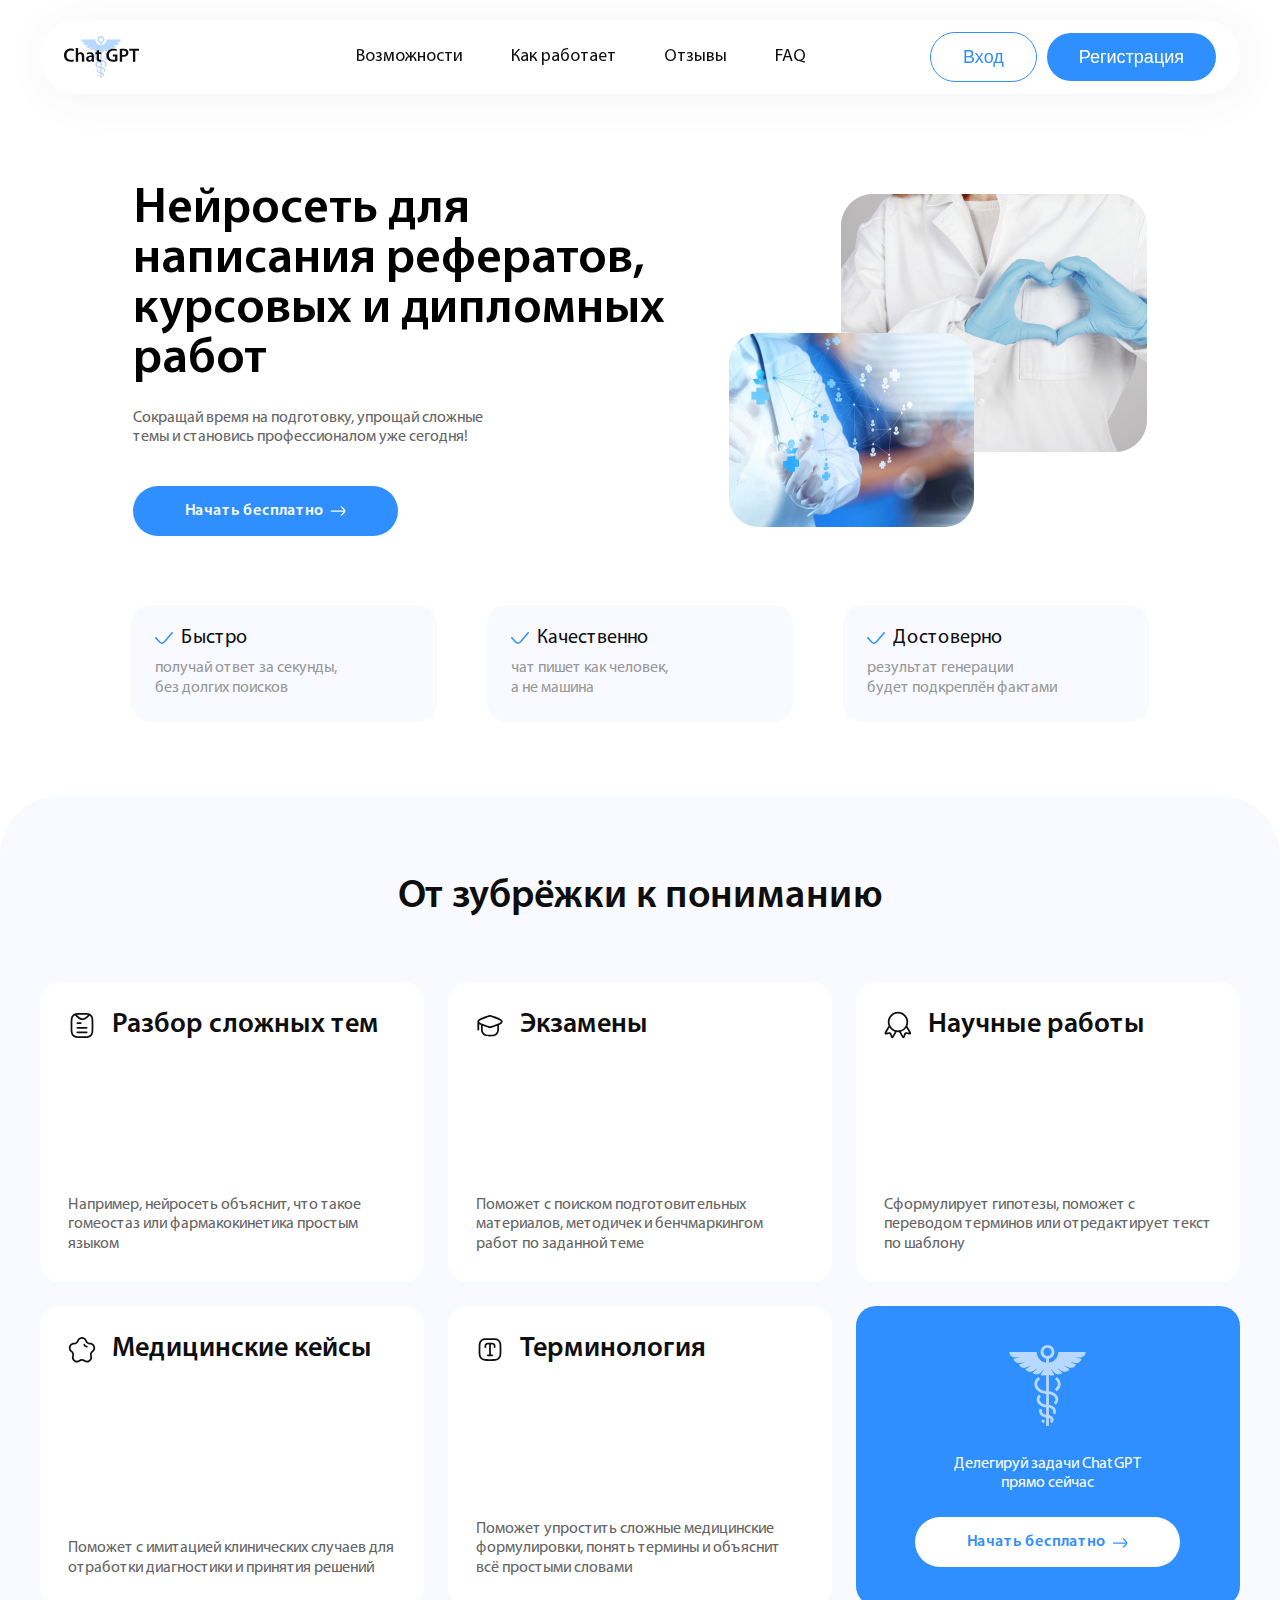
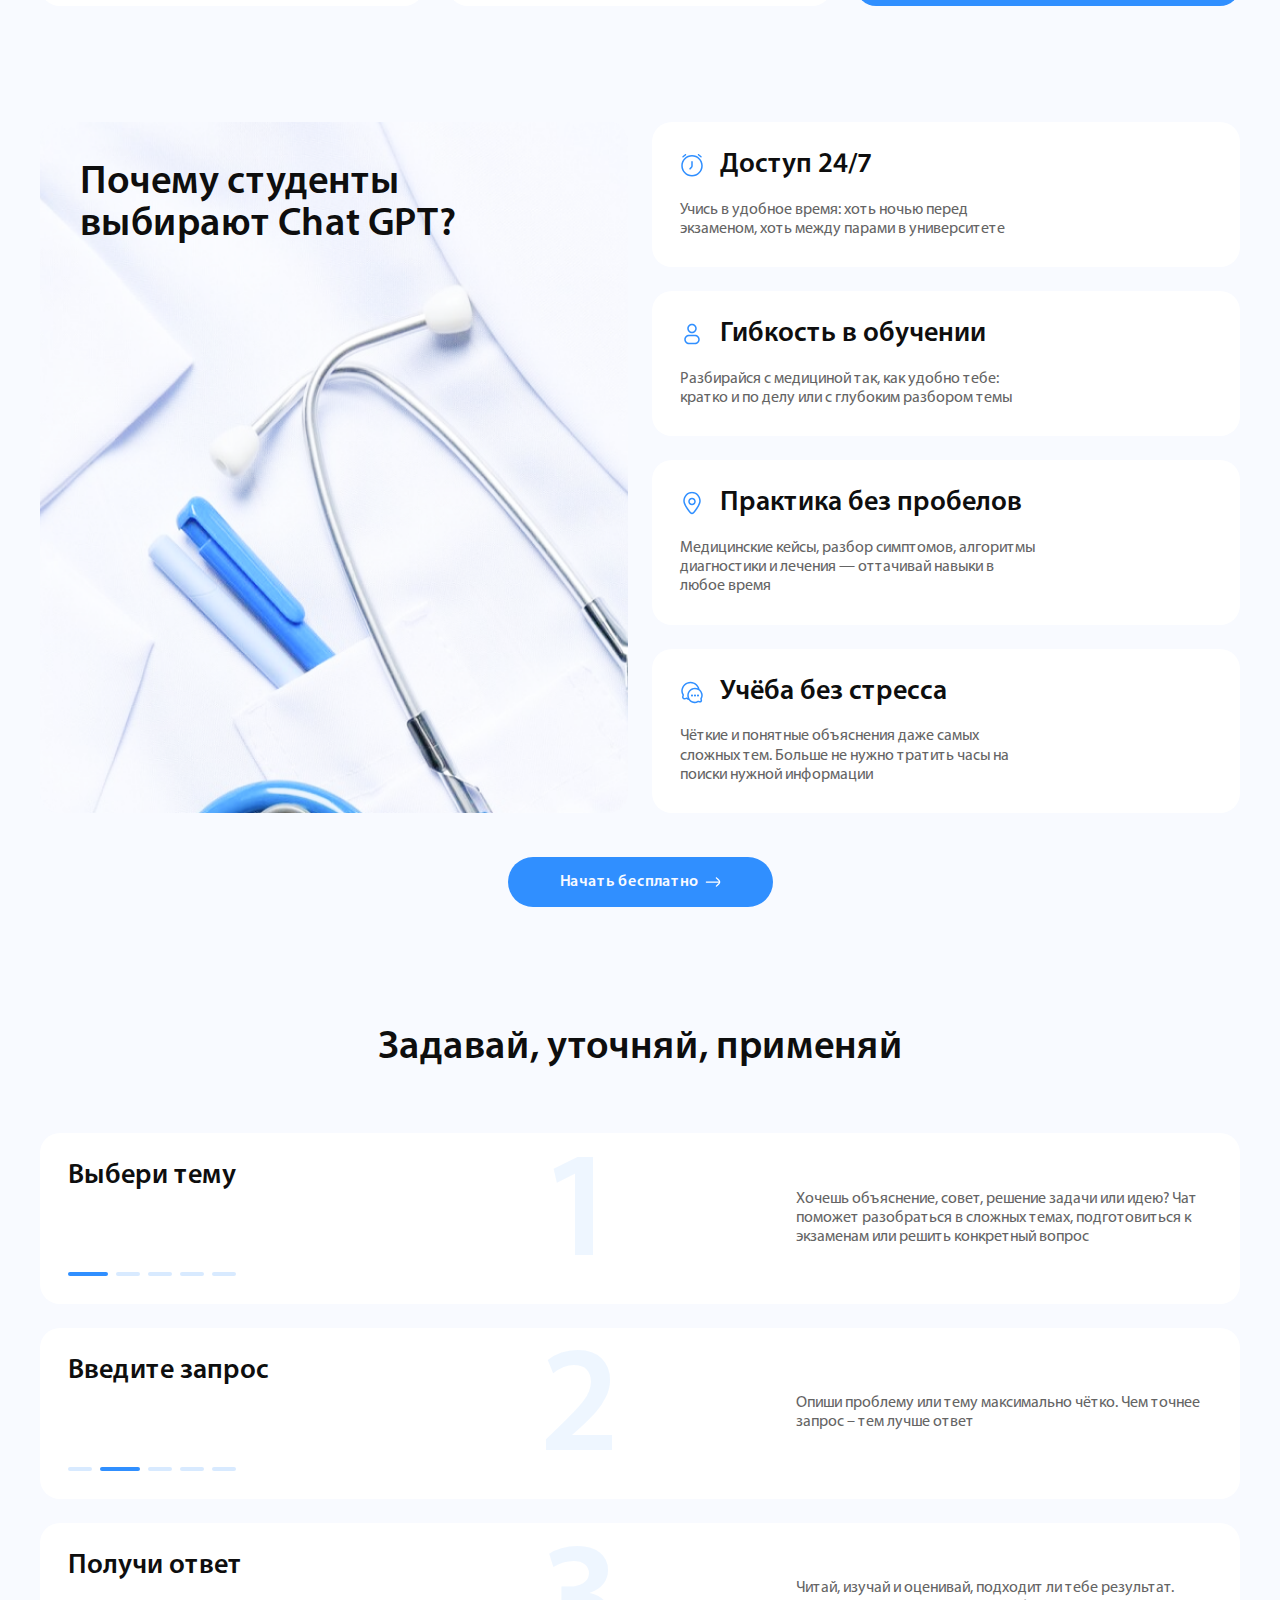
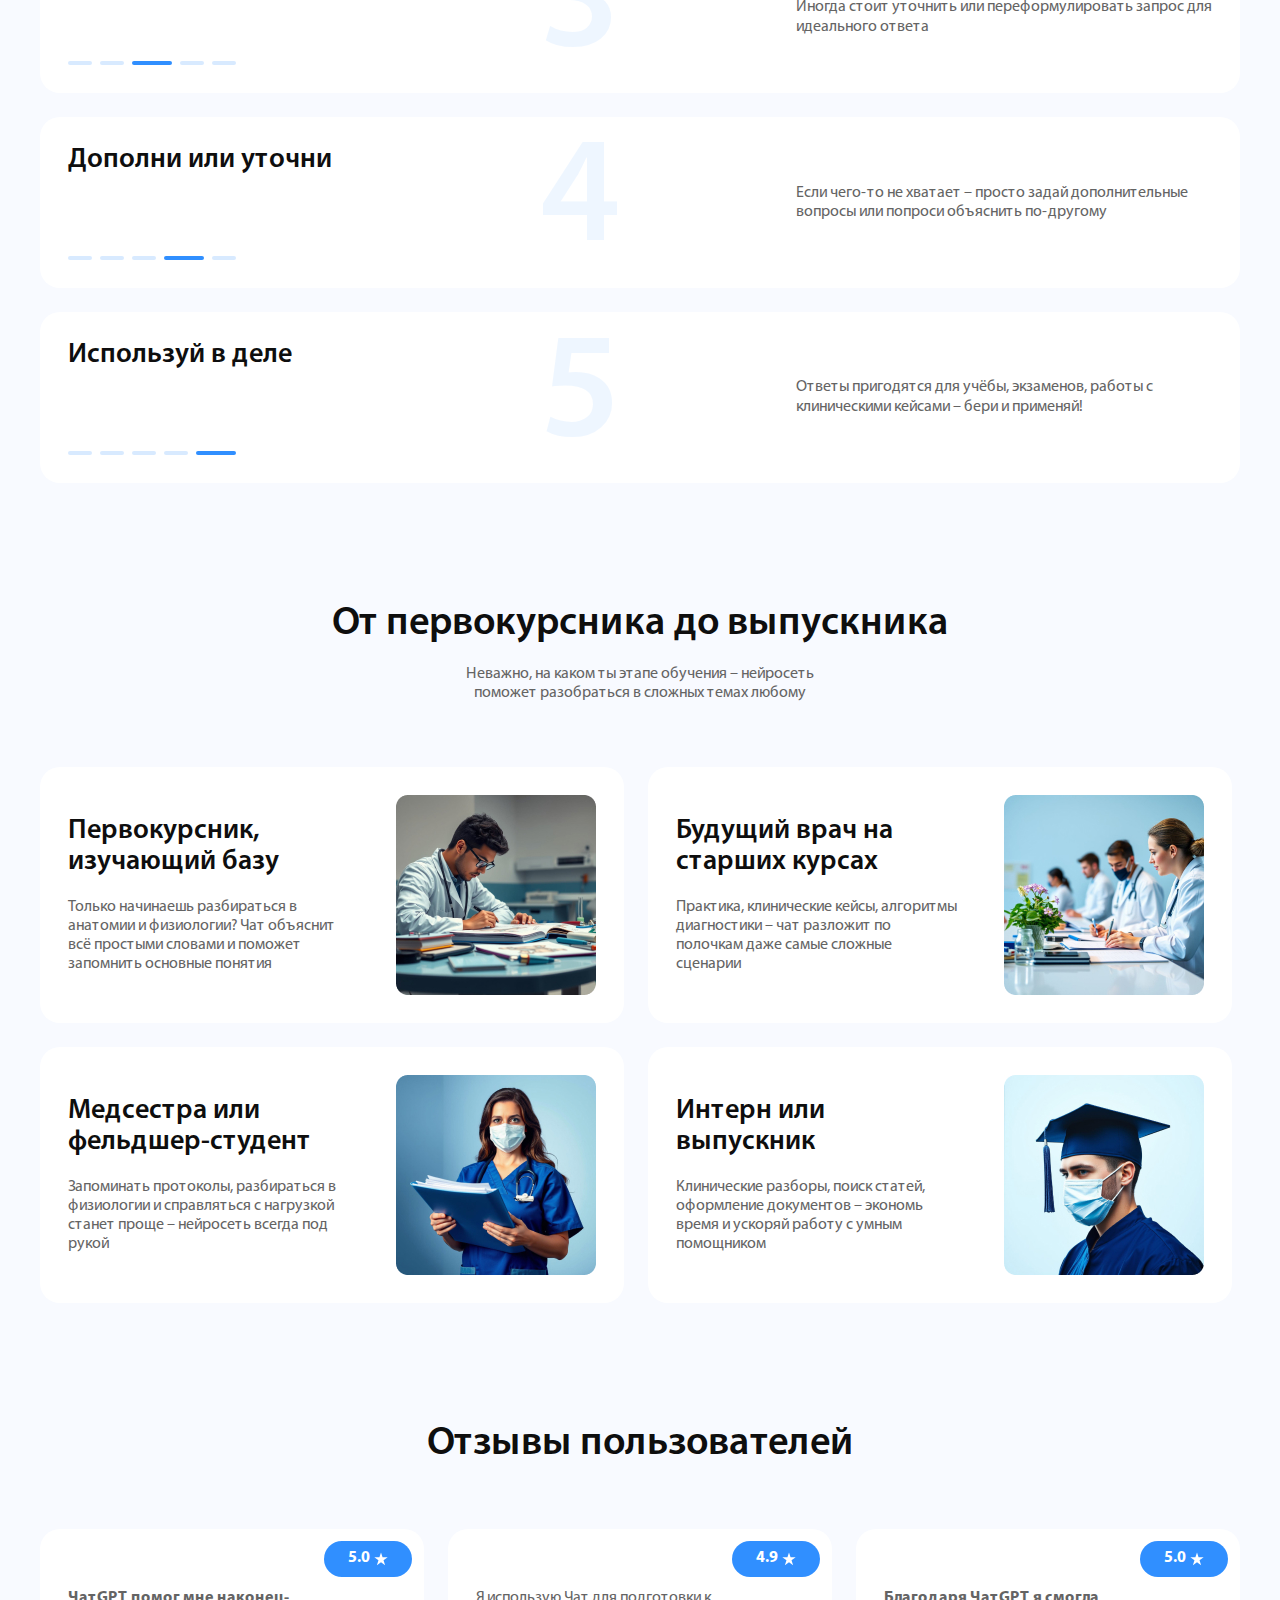
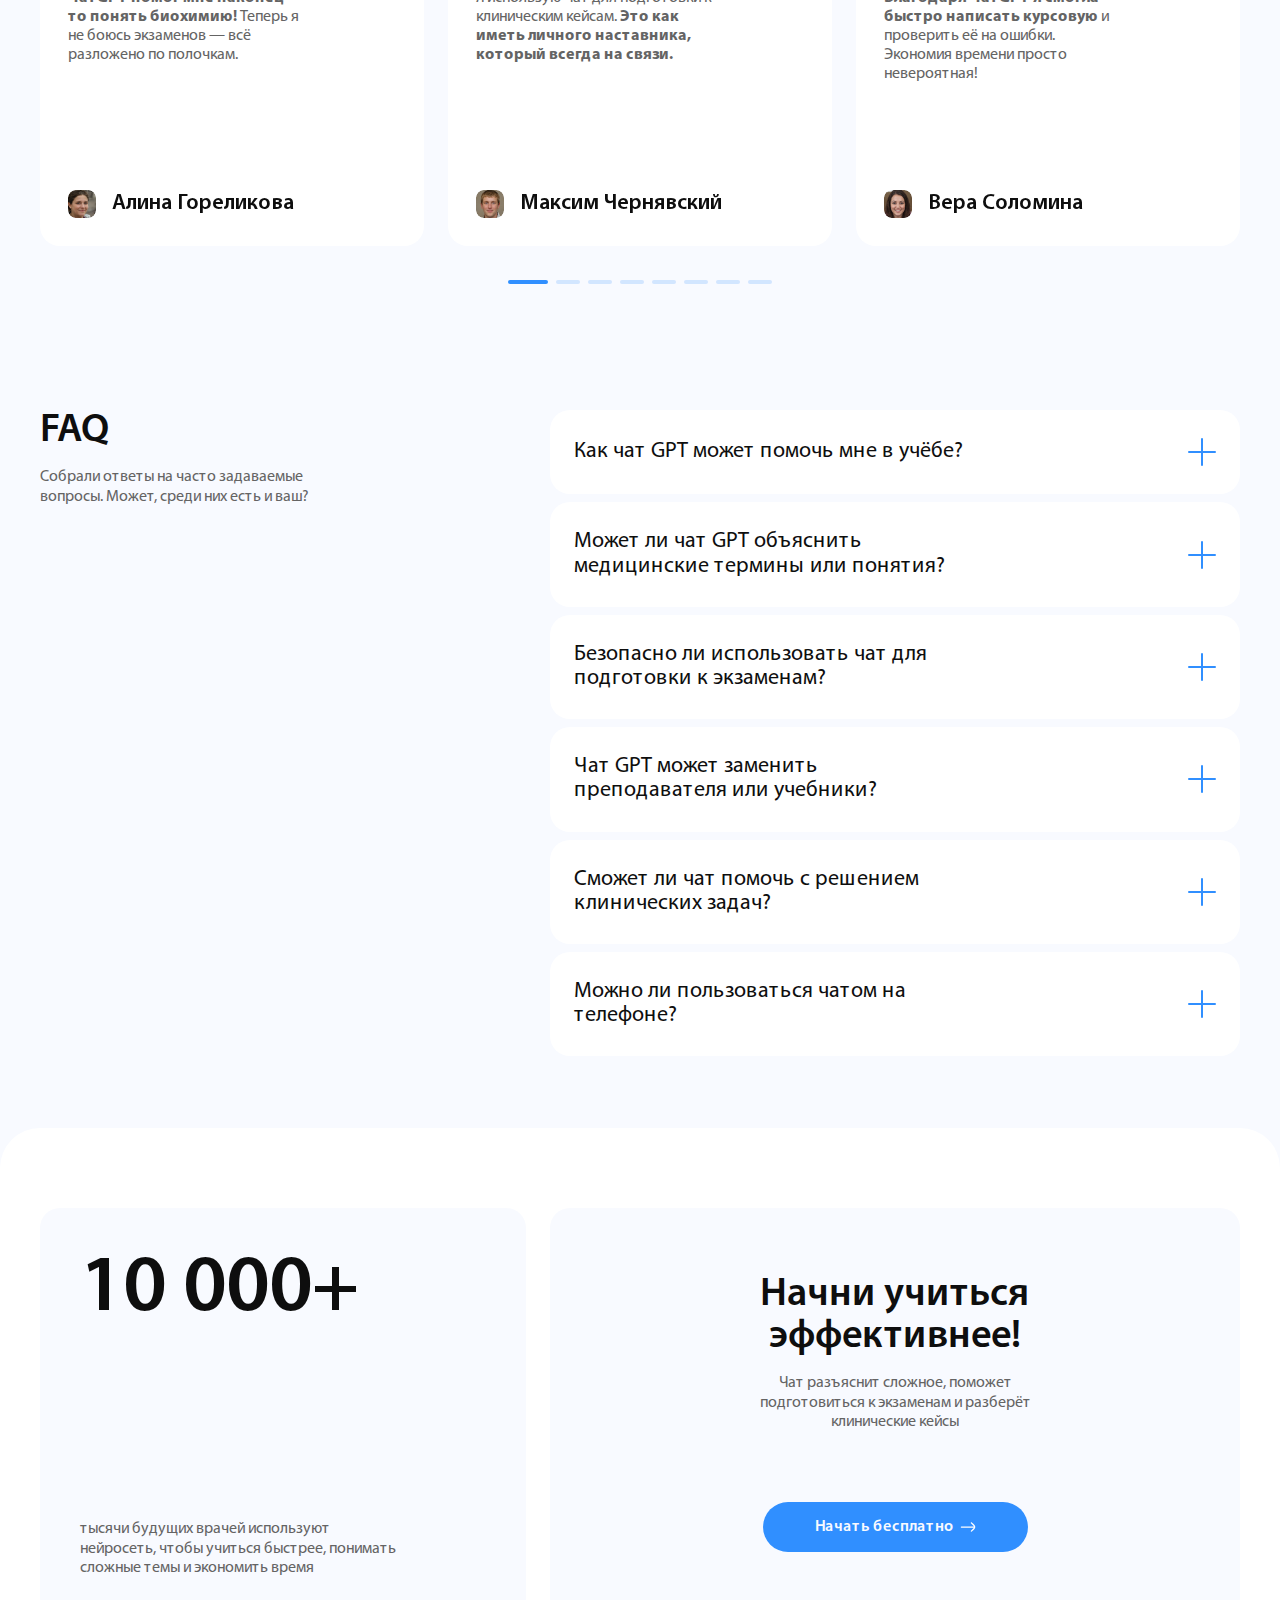
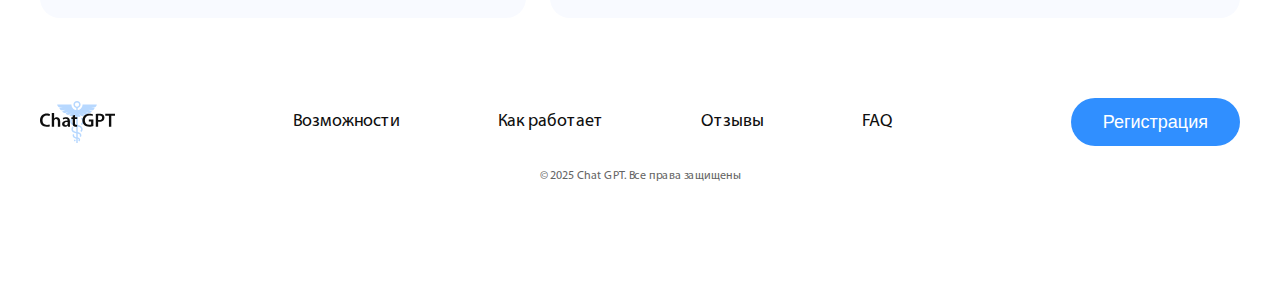
<file: neural-network.html>
<!DOCTYPE html>
<html lang="ru">
<head>
    <meta charset="UTF-8">
    <meta name="viewport"
          content="width=device-width, user-scalable=no, initial-scale=1.0, maximum-scale=1.0, minimum-scale=1.0">
    <meta http-equiv="X-UA-Compatible" content="ie=edge">
    <title></title>
    <link rel="stylesheet" href="style.css">
</head>
<body>
<header>
    <div class="container">
        <div class="header-main G-align-center G-justify-between">
            <a href="#" class="logo G-flex"><img src="./assets/img/logo.svg" alt="ChatGPT"></a>
            <div class="menu-content">
                <div class="menu-mobile G-align-center">
                    <a href="#" class="logo-mobile-menu G-flex"><img src="./assets/img/logo.svg" alt="ChatGPT"></a>
                    <div class="nav-menu">
                        <ul class="menu-scroll G-align-center">
                            <li><a href="#features">Возможности</a></li>
                            <li><a href="#steps">Как работает</a></li>
                            <li><a href="#reviews">Отзывы</a></li>
                            <li><a href="#faq">FAQ</a></li>
                        </ul>
                    </div>
                    <div class="header-btn G-align-center">
                        <button class="btn-login">Вход</button>
                        <button class="btn-register">Регистрация</button>
                    </div>
                </div>
            </div>
            <div class="open-menu">
                <span></span>
                <span></span>
                <span></span>
            </div>
        </div>
    </div>
</header>

<section class="network-medical-main">
    <div class="container">
        <div class="network-medical G-align-center G-justify-center">
            <div class="network-medical-info">
                <h1>Нейросеть для написания рефератов, курсовых и дипломных работ
                </h1>
                <p>
                    Сокращай время на подготовку, упрощай сложные темы и становись профессионалом уже сегодня!
                </p>
                <a href="#" class="btn-blue">
                    <span>Начать бесплатно</span>
                    <i class="icon icon-arrow-right"></i>
                </a>
            </div>
            <div class="network-medical-photo G-flex">
                <img src="./assets/img/medical.webp" alt="medical">
            </div>
        </div>
        <div class="network-medical-cnt G-justify-center">
            <div class="network-medical-box">
                <div class="network-medical-name G-align-center">
                    <i class="icon-check"></i>
                    <span>Быстро</span>
                </div>
                <p>получай ответ за секунды, без долгих поисков</p>
            </div>
            <div class="network-medical-box">
                <div class="network-medical-name G-align-center">
                    <i class="icon-check"></i>
                    <span>Качественно</span>
                </div>
                <p>чат пишет как человек, а не машина</p>
            </div>
            <div class="network-medical-box">
                <div class="network-medical-name G-align-center">
                    <i class="icon-check"></i>
                    <span>Достоверно</span>
                </div>
                <p>результат генерации будет подкреплён фактами</p>
            </div>
        </div>
    </div>
</section>

<section id="features" class="from-cram">
    <div class="from-cram-fon">
        <div class="container">
            <h2>От зубрёжки к пониманию</h2>
            <div class="from-cram-cnt G-flex-wrap">
                <div class="from-cram-box G-flex-column G-justify-between">
                    <div class="from-cram-title G-align-center">
                        <img src="./assets/img/icon/document.svg" alt="document">
                        <h3>Разбор сложных тем</h3>
                    </div>
                    <p>
                        Например, нейросеть объяснит, что такое гомеостаз или фармакокинетика простым языком
                    </p>
                </div>
                <div class="from-cram-box G-flex-column G-justify-between">
                    <div class="from-cram-title G-align-center">
                        <img src="./assets/img/icon/education.svg" alt="education">
                        <h3>Экзамены</h3>
                    </div>
                    <p>
                        Поможет с поиском подготовительных материалов, методичек
                        и бенчмаркингом работ по заданной теме
                    </p>
                </div>
                <div class="from-cram-box G-flex-column G-justify-between">
                    <div class="from-cram-title G-align-center">
                        <img src="./assets/img/icon/award.svg" alt="award">
                        <h3>Научные работы</h3>
                    </div>
                    <p>
                        Сформулирует гипотезы, поможет с переводом терминов или отредактирует текст по шаблону
                    </p>
                </div>
                <div class="from-cram-box G-flex-column G-justify-between">
                    <div class="from-cram-title G-align-center">
                        <img src="./assets/img/icon/star.svg" alt="star">
                        <h3>Медицинские кейсы</h3>
                    </div>
                    <p>
                        Поможет с имитацией клинических случаев для отработки диагностики и принятия решений
                    </p>
                </div>
                <div class="from-cram-box G-flex-column G-justify-between">
                    <div class="from-cram-title G-align-center">
                        <img src="./assets/img/icon/text.svg" alt="text">
                        <h3>Терминология</h3>
                    </div>
                    <p>
                        Поможет упростить сложные медицинские формулировки, понять термины и объяснит всё простыми словами
                    </p>
                </div>

                <div class="delegate-tasks G-flex-column G-justify-center G-align-center">
                    <img src="./assets/img/icon/medicine-logo.svg" alt="medicine-logo">
                    <p>Делегируй задачи ChatGPT прямо сейчас</p>
                    <a href="#" class="btn-white G-center">
                        <span>Начать бесплатно</span>
                        <i class="icon icon-arrow-right"></i>
                    </a>
                </div>
            </div>
            <div class="from-cram-mobile">
                <div class="swiper from-cram-slider">
                    <div class="swiper-wrapper">
                        <div class="swiper-slide">
                            <div class="from-cram-box G-flex-column G-justify-between">
                                <div class="from-cram-title G-align-center">
                                    <img src="./assets/img/icon/document.svg" alt="document">
                                    <h3>Разбор сложных тем</h3>
                                </div>
                                <p>
                                    Например, нейросеть объяснит, что такое гомеостаз или фармакокинетика простым языком
                                </p>
                            </div>
                        </div>
                        <div class="swiper-slide">
                            <div class="from-cram-box G-flex-column G-justify-between">
                                <div class="from-cram-title G-align-center">
                                    <img src="./assets/img/icon/education.svg" alt="education">
                                    <h3>Экзамены</h3>
                                </div>
                                <p>
                                    Поможет с поиском подготовительных материалов, методичек
                                    и бенчмаркингом работ по заданной теме
                                </p>
                            </div>
                        </div>
                        <div class="swiper-slide">
                            <div class="from-cram-box G-flex-column G-justify-between">
                                <div class="from-cram-title G-align-center">
                                    <img src="./assets/img/icon/award.svg" alt="award">
                                    <h3>Научные работы</h3>
                                </div>
                                <p>
                                    Сформулирует гипотезы, поможет с переводом терминов или отредактирует текст по шаблону
                                </p>
                            </div>
                        </div>
                        <div class="swiper-slide">
                            <div class="from-cram-box G-flex-column G-justify-between">
                                <div class="from-cram-title G-align-center">
                                    <img src="./assets/img/icon/text.svg" alt="text">
                                    <h3>Терминология</h3>
                                </div>
                                <p>
                                    Поможет упростить сложные медицинские формулировки, понять термины и объяснит всё простыми словами
                                </p>
                            </div>
                        </div>
                    </div>
                    <div class="from-cram-pagination swiper-pagination"></div>
                </div>

                <div class="delegate-tasks G-flex-column G-justify-center G-align-center">
                    <img src="./assets/img/icon/medicine-logo.svg" alt="medicine-logo">
                    <p>Делегируй задачи ChatGPT прямо сейчас</p>
                    <a href="#" class="btn-white G-center">
                        <span>Начать бесплатно</span>
                        <i class="icon icon-arrow-right"></i>
                    </a>
                </div>

            </div>
        </div>
    </div>
</section>

<section class="students-main ">
    <div class="container">
        <div class="students-cnt G-justify-between">
            <div class="students-title">
                <h2>Почему студенты выбирают Chat GPT?</h2>
                <img src="./assets/img/students-pic.webp" alt="students">
            </div>
            <div class="students-info G-flex-column">
                <div class="students-box">
                    <div class="students-name G-align-center">
                        <img src="./assets/img/icon/time-circle.svg" alt="time">
                        <h3>Доступ 24/7</h3>
                    </div>
                    <p>
                        Учись в удобное время: хоть ночью перед экзаменом, хоть между парами в университете
                    </p>
                </div>
                <div class="students-box">
                    <div class="students-name G-align-center">
                        <img src="./assets/img/icon/profile.svg" alt="profile">
                        <h3>Гибкость в обучении</h3>
                    </div>
                    <p>
                        Разбирайся с медициной так, как удобно тебе: кратко и по делу или с глубоким разбором темы
                    </p>
                </div>
                <div class="students-box">
                    <div class="students-name G-align-center">
                        <img src="./assets/img/icon/location.svg" alt="location">
                        <h3>Практика без пробелов</h3>
                    </div>
                    <p>
                        Медицинские кейсы, разбор симптомов, алгоритмы диагностики и лечения — оттачивай навыки в любое время
                    </p>
                </div>
                <div class="students-box">
                    <div class="students-name G-align-center">
                        <img src="./assets/img/icon/messages.svg" alt="messages">
                        <h3>Учёба без стресса</h3>
                    </div>
                    <p>
                        Чёткие и понятные объяснения даже самых сложных тем. Больше не нужно тратить часы на поиски нужной информации
                    </p>
                </div>
            </div>
        </div>
        <div class="students-btn G-justify-center">
            <a href="#" class="btn-blue">
                <span>Начать бесплатно</span>
                <i class="icon icon-arrow-right"></i>
            </a>
        </div>
    </div>
</section>
<section id="steps" class="clarify-apply ">
    <div class="container">
        <h2>Задавай, уточняй, применяй</h2>
        <div class="clarify-apply-cnt">
            <div class="clarify-apply-box G-justify-between G-align-center">
                <div class="clarify-apply-name">
                    <h3>Выбери тему</h3>
                    <ul class="G-align-center">
                        <li class="clarify-apply-act"></li>
                        <li></li>
                        <li></li>
                        <li></li>
                        <li></li>
                    </ul>
                </div>
                <strong class="clarify-apply-count">1</strong>
                <p>
                    Хочешь объяснение, совет, решение задачи или идею? Чат поможет разобраться в сложных темах, подготовиться
                    к экзаменам или решить конкретный вопрос
                </p>
            </div>
            <div class="clarify-apply-box G-justify-between G-align-center">
                <div class="clarify-apply-name">
                    <h3>Введите запрос</h3>
                    <ul class="G-align-center">
                        <li></li>
                        <li class="clarify-apply-act"></li>
                        <li></li>
                        <li></li>
                        <li></li>
                    </ul>
                </div>
                <strong class="clarify-apply-count">2</strong>
                <p>
                    Опиши проблему или тему максимально чётко. Чем точнее запрос – тем лучше ответ
                </p>
            </div>
            <div class="clarify-apply-box G-justify-between G-align-center">
                <div class="clarify-apply-name">
                    <h3>Получи ответ</h3>
                    <ul class="G-align-center">
                        <li></li>
                        <li></li>
                        <li class="clarify-apply-act"></li>
                        <li></li>
                        <li></li>
                    </ul>
                </div>
                <strong class="clarify-apply-count">3</strong>
                <p>
                    Читай, изучай и оценивай, подходит ли тебе результат. Иногда стоит уточнить или переформулировать запрос для идеального ответа
                </p>
            </div>
            <div class="clarify-apply-box G-justify-between G-align-center">
                <div class="clarify-apply-name">
                    <h3>Дополни или уточни</h3>
                    <ul class="G-align-center">
                        <li></li>
                        <li></li>
                        <li></li>
                        <li class="clarify-apply-act"></li>
                        <li></li>
                    </ul>
                </div>
                <strong class="clarify-apply-count">4</strong>
                <p>
                    Если чего-то не хватает – просто задай дополнительные вопросы или попроси объяснить по-другому
                </p>
            </div>
            <div class="clarify-apply-box G-justify-between G-align-center">
                <div class="clarify-apply-name">
                    <h3>Используй в деле</h3>
                    <ul class="G-align-center">
                        <li></li>
                        <li></li>
                        <li></li>
                        <li></li>
                        <li class="clarify-apply-act"></li>
                    </ul>
                </div>
                <strong class="clarify-apply-count">5</strong>
                <p>
                    Ответы пригодятся для учёбы, экзаменов, работы с клиническими кейсами – бери и применяй!
                </p>
            </div>


        </div>
    </div>
</section>

<section class="freshman-main ">
    <div class="container">
        <div class="freshman-title G-flex-column G-align-center">
            <h2>От первокурсника до выпускника</h2>
            <p>Неважно, на каком ты этапе обучения – нейросеть поможет разобраться в сложных темах любому</p>
        </div>
        <div class="freshman-wrap G-flex-wrap">
            <div class="freshman-box G-align-center">
                <div class="freshman-name">
                    <h3>Первокурсник, изучающий базу</h3>
                    <p>
                        Только начинаешь разбираться
                        в анатомии и физиологии? Чат объяснит всё простыми словами
                        и поможет запомнить основные понятия
                    </p>
                </div>
                <div class="freshman-photo">
                    <img src="./assets/img/freshman-1.webp" alt="freshman">
                </div>
            </div>
            <div class="freshman-box G-align-center">
                <div class="freshman-name">
                    <h3>Будущий врач
                        на старших курсах</h3>
                    <p>
                        Практика, клинические кейсы, алгоритмы диагностики – чат разложит по полочкам даже самые сложные сценарии
                    </p>
                </div>
                <div class="freshman-photo">
                    <img src="./assets/img/freshman-2.webp" alt="freshman">
                </div>
            </div>
            <div class="freshman-box G-align-center">
                <div class="freshman-name">
                    <h3>Медсестра или фельдшер-студент</h3>
                    <p>
                        Запоминать протоколы, разбираться в физиологии и справляться
                        с нагрузкой станет проще – нейросеть всегда под рукой
                    </p>
                </div>
                <div class="freshman-photo">
                    <img src="./assets/img/freshman-3.webp" alt="freshman">
                </div>
            </div>
            <div class="freshman-box G-align-center">
                <div class="freshman-name">
                    <h3>Интерн или выпускник</h3>
                    <p>
                        Клинические разборы, поиск статей, оформление документов – экономь время и ускоряй работу с умным помощником
                    </p>
                </div>
                <div class="freshman-photo">
                    <img src="./assets/img/freshman-4.webp" alt="freshman">
                </div>
            </div>
        </div>
    </div>
</section>

<section id="reviews" class="user-reviews fon">
    <div class="container">
        <h2>Отзывы пользователей</h2>
        <div class="user-reviews-cnt">
            <div class="swiper user-reviews-slider">
                <div class="swiper-wrapper">
                    <div class="swiper-slide">
                        <div class="user-reviews-box">
                            <div class="user-reviews-description">
                                <div class="user-reviews-count G-center">
                                    <span>5.0</span>
                                    <i class="icon-star"></i>
                                </div>
                                <p>
                                    <b>ЧатGPT помог мне наконец-то понять биохимию!</b> Теперь я не боюсь экзаменов — всё разложено по полочкам.
                                </p>
                            </div>
                            <div class="user-reviews-name G-align-center">
                                <img src="./assets/img/user-1.png" alt="user">
                                <h3>Алина Гореликова</h3>
                            </div>
                        </div>
                    </div>
                    <div class="swiper-slide">
                        <div class="user-reviews-box">
                            <div class="user-reviews-description">
                                <div class="user-reviews-count G-center">
                                    <span>4.9</span>
                                    <i class="icon-star"></i>
                                </div>
                                <p>
                                    Я использую Чат для подготовки к клиническим кейсам. <b>Это как иметь личного наставника, который всегда на связи.</b>
                                </p>
                            </div>
                            <div class="user-reviews-name G-align-center">
                                <img src="./assets/img/user-2.png" alt="user">
                                <h3>Максим Чернявский</h3>
                            </div>
                        </div>
                    </div>
                    <div class="swiper-slide">
                        <div class="user-reviews-box">
                            <div class="user-reviews-description">
                                <div class="user-reviews-count G-center">
                                    <span>5.0</span>
                                    <i class="icon-star"></i>
                                </div>
                                <p>
                                    <b>Благодаря ЧатGPT я смогла быстро написать курсовую</b> и проверить её на ошибки. Экономия времени просто невероятная!
                                </p>
                            </div>
                            <div class="user-reviews-name G-align-center">
                                <img src="./assets/img/user-3.png" alt="user">
                                <h3>Вера Соломина</h3>
                            </div>
                        </div>
                    </div>
                    <div class="swiper-slide">
                        <div class="user-reviews-box">
                            <div class="user-reviews-description">
                                <div class="user-reviews-count G-center">
                                    <span>5.0</span>
                                    <i class="icon-star"></i>
                                </div>
                                <p>
                                    <b>ЧатGPT — это находка для старшекурсника.</b> Объясняет сложные вещи проще, чем учебники, и помогает повторить всё перед практикой.
                                </p>
                            </div>
                            <div class="user-reviews-name G-align-center">
                                <img src="./assets/img/user-4.png" alt="user">
                                <h3>Илья Румянцев</h3>
                            </div>
                        </div>
                    </div>
                    <div class="swiper-slide">
                        <div class="user-reviews-box">
                            <div class="user-reviews-description">
                                <div class="user-reviews-count G-center">
                                    <span>5.0</span>
                                    <i class="icon-star"></i>
                                </div>
                                <p>
                                    <b>Чат GPT идеально подходит для разбора анатомии</b> без лишних терминов. Моё обучение стало в разы эффективнее!
                                </p>
                            </div>
                            <div class="user-reviews-name G-align-center">
                                <img src="./assets/img/user-5.png" alt="user">
                                <h3>Екатерина Лазарева</h3>
                            </div>
                        </div>
                    </div>
                    <div class="swiper-slide">
                        <div class="user-reviews-box">
                            <div class="user-reviews-description">
                                <div class="user-reviews-count G-center">
                                    <span>5.0</span>
                                    <i class="icon-star"></i>
                                </div>
                                <p>
                                    Накануне зачёта по фармакологии <b>чат буквально спас меня.</b> Составил карточки для запоминания препаратов за считанные минуты.
                                </p>
                            </div>
                            <div class="user-reviews-name G-align-center">
                                <img src="./assets/img/user-6.png" alt="user">
                                <h3>Даниил Корнеев</h3>
                            </div>
                        </div>
                    </div>
                    <div class="swiper-slide">
                        <div class="user-reviews-box">
                            <div class="user-reviews-description">
                                <div class="user-reviews-count G-center">
                                    <span>5.0</span>
                                    <i class="icon-star"></i>
                                </div>
                                <p>
                                    Рефераты и курсовые перестали быть проблемой — <b>чат помогает не только писать, но и находит актуальные источники.</b> Это реально упрощает жизнь!
                                </p>
                            </div>
                            <div class="user-reviews-name G-align-center">
                                <img src="./assets/img/user-7.png" alt="user">
                                <h3>Анна Светличная</h3>
                            </div>
                        </div>
                    </div>
                    <div class="swiper-slide">
                        <div class="user-reviews-box">
                            <div class="user-reviews-description">
                                <div class="user-reviews-count G-center">
                                    <span>5.0</span>
                                    <i class="icon-star"></i>
                                </div>
                                <p>
                                    Я постоянно использую чат для проверки знаний перед тестами. Это как <b>тренажёр, который всегда под рукой.</b>
                                </p>
                            </div>
                            <div class="user-reviews-name G-align-center">
                                <img src="./assets/img/user-8.png" alt="user">
                                <h3>Глеб Тарасов</h3>
                            </div>
                        </div>
                    </div>
                </div>
            </div>
            <div class="reviews-pagination swiper-pagination"></div>
        </div>
    </div>
</section>
<section id="faq" class="faq ">
    <div class="container">
        <div class="faq-content G-justify-between G-align-start">
            <div class="faq-content-title">
                <h2>FAQ</h2>
                <p>
                    Собрали ответы на часто задаваемые вопросы. Может, среди них есть и ваш?
                </p>
            </div>
            <div id="accordion" class="accordion">
                <div class="accordion-box">
                    <div class="accordion-click link">
                        <h3>Как чат GPT может помочь мне в учёбе?</h3>
                        <span class="accordion-plus"></span>
                    </div>
                    <div class="submenu">
                        <p>
                            Он объясняет сложные темы простыми словами, создаёт карточки для запоминания, помогает готовиться к экзаменам и даже проверяет тексты на ошибки
                        </p>
                    </div>
                </div>
                <div class="accordion-box">
                    <div class="accordion-click link">
                        <h3>Может ли чат GPT объяснить медицинские термины или понятия?</h3>
                        <span class="accordion-plus"></span>
                    </div>
                    <div class="submenu">
                        <p>
                            Конечно! Он объясняет как для новичков, так и на более продвинутом уровне, адаптируясь к вашему запросу
                        </p>
                    </div>
                </div>
                <div class="accordion-box">
                    <div class="accordion-click link">
                        <h3>Безопасно ли использовать чат для подготовки к экзаменам?</h3>
                        <span class="accordion-plus"></span>
                    </div>
                    <div class="submenu">
                        <p>
                            Да, Чат работает на основе проверенных данных и помогает структурировать знания, но всегда проверяйте важную информацию в официальных источниках
                        </p>
                    </div>
                </div>
                <div class="accordion-box">
                    <div class="accordion-click link">
                        <h3>Чат GPT может заменить преподавателя или учебники?</h3>
                        <span class="accordion-plus"></span>
                    </div>
                    <div class="submenu">
                        <p>
                            Нет, он скорее помощник, который дополняет вашу учёбу. Это инструмент, который делает процесс быстрее и удобнее
                        </p>
                    </div>
                </div>
                <div class="accordion-box">
                    <div class="accordion-click link">
                        <h3>Сможет ли чат помочь с решением клинических задач?</h3>
                        <span class="accordion-plus"></span>
                    </div>
                    <div class="submenu">
                        <p>
                            Да, он разбирает алгоритмы диагностики, предлагает логические шаги и помогает анализировать кейсы
                        </p>
                    </div>
                </div>
                <div class="accordion-box">
                    <div class="accordion-click link">
                        <h3>Можно ли пользоваться чатом на телефоне?</h3>
                        <span class="accordion-plus"></span>
                    </div>
                    <div class="submenu">
                        <p>
                            Да, чат доступен с любого устройства с интернетом, будь то компьютер, планшет или смартфон
                        </p>
                    </div>
                </div>
            </div>
        </div>
    </div>
</section>

<footer>
    <div class="container">
        <div class="start-learning G-justify-between ">
            <div class="start-learning-price G-flex-column G-justify-between">
                <strong>10 000+</strong>
                <p>
                    тысячи будущих врачей используют нейросеть, чтобы учиться быстрее, понимать сложные темы и экономить время
                </p>
            </div>
            <div class="start-learning-info G-flex-column G-align-center">
                <h2>Начни учиться эффективнее!</h2>
                <p>
                    Чат разъяснит сложное, поможет подготовиться к экзаменам и разберёт клинические кейсы
                </p>
                <a href="#" class="btn-blue">
                    <span>Начать бесплатно</span>
                    <i class="icon icon-arrow-right"></i>
                </a>
            </div>
        </div>
        <div class="footer-main G-justify-between G-align-center">
            <a href="#" class="logo G-flex"><img src="./assets/img/logo.svg" alt="logo"></a>
            <div class="nav-menu">
                <ul class="menu-scroll G-align-center">
                    <li><a href="#features">Возможности</a></li>
                    <li><a href="#steps">Как работает</a></li>
                    <li><a href="#reviews">Отзывы</a></li>
                    <li><a href="#faq">FAQ</a></li>
                </ul>
            </div>
            <button class="btn-register">Регистрация</button>
        </div>
        <div class="reserved G-center">
            <p>© 2025 Chat GPT. Все права защищены</p>
        </div>
    </div>
</footer>


<script src="assets/js/jquery-3.6.4.js"></script>
<script src="assets/js/swiper-bundle.min.js"></script>
<script src="assets/js/script.js"></script>
</body>
</html>
</file>
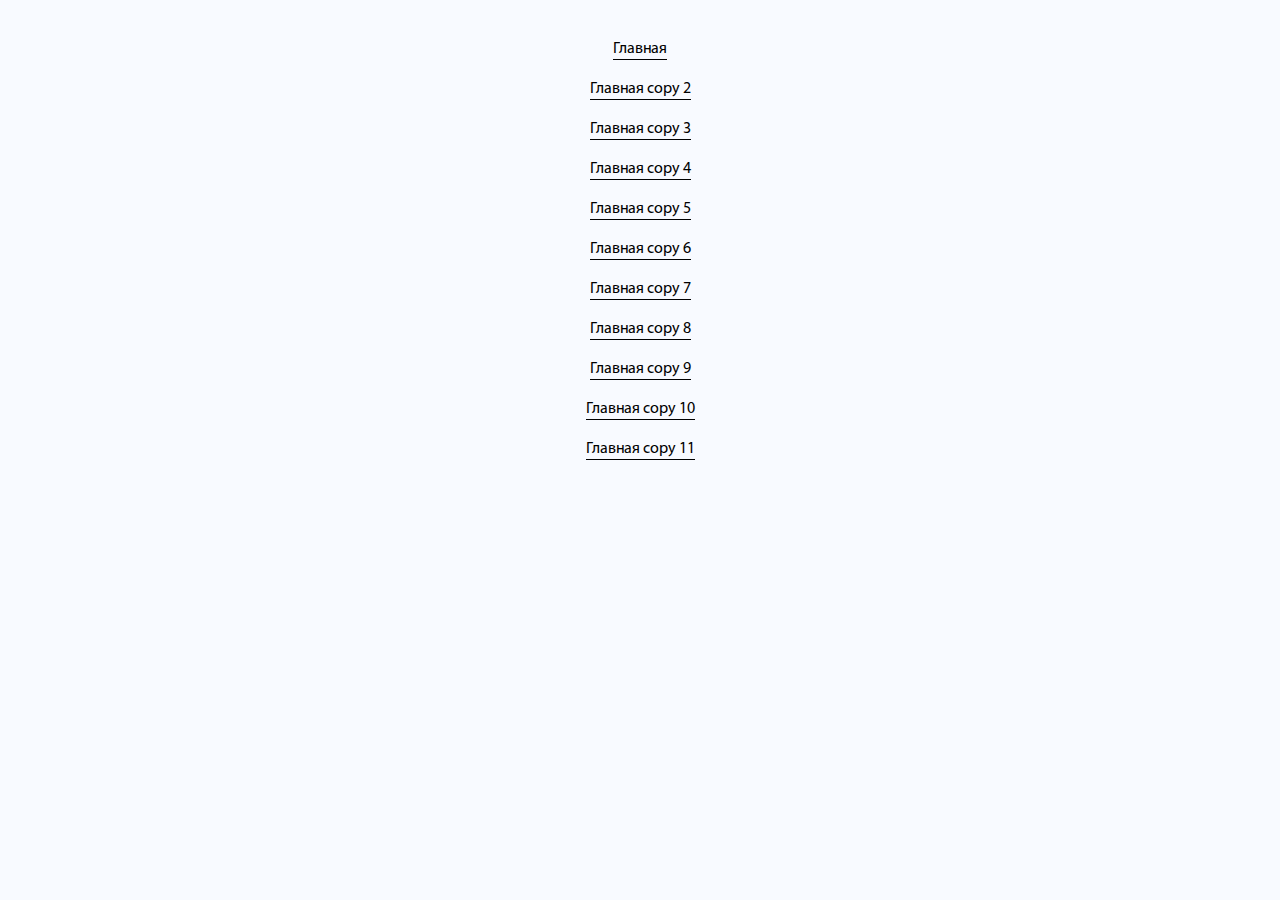
<file: pages.html>
<!DOCTYPE html>
<html lang="ru">
<head>
    <meta charset="UTF-8">
    <meta name="viewport"
          content="width=device-width, user-scalable=no, initial-scale=1.0, maximum-scale=1.0, minimum-scale=1.0">
    <meta http-equiv="X-UA-Compatible" content="ie=edge">
    <title></title>
    <link rel="stylesheet" href="style.css">
</head>
<style>
    .pages-link{
        padding: 40px 0 20px;
        gap: 20px;
    }
    .pages-link a{
        color: #000;
        border-bottom: 1px solid #000;
    }
</style>
<body>


<div class="container">
    <div class="pages-link G-flex-column G-justify-center G-align-center">
        <a target="_blank" href="index.html">Главная </a>
        <a target="_blank" href="medical-students.html">Главная copy 2</a>
        <a target="_blank" href="students.html">Главная copy 3</a>
        <a target="_blank" href="help-tudies.html">Главная copy 4</a>
        <a target="_blank" href="future-doctors.html">Главная copy 5</a>
        <a target="_blank" href="analysis.html">Главная copy 6</a>
        <a target="_blank" href="chatbot.html">Главная copy 7</a>
        <a target="_blank" href="neural-network.html">Главная copy 8</a>
        <a target="_blank" href="students-exams.html">Главная copy 9</a>
        <a target="_blank" href="understand-pharma.html">Главная copy 10</a>
        <a target="_blank" href="studying.html">Главная copy 11</a>
    </div>
</div>


<script src="assets/js/jquery-3.6.4.js"></script>
<script src="assets/js/swiper-bundle.min.js"></script>
<script src="assets/js/script.js"></script>
</body>
</html>
</file>
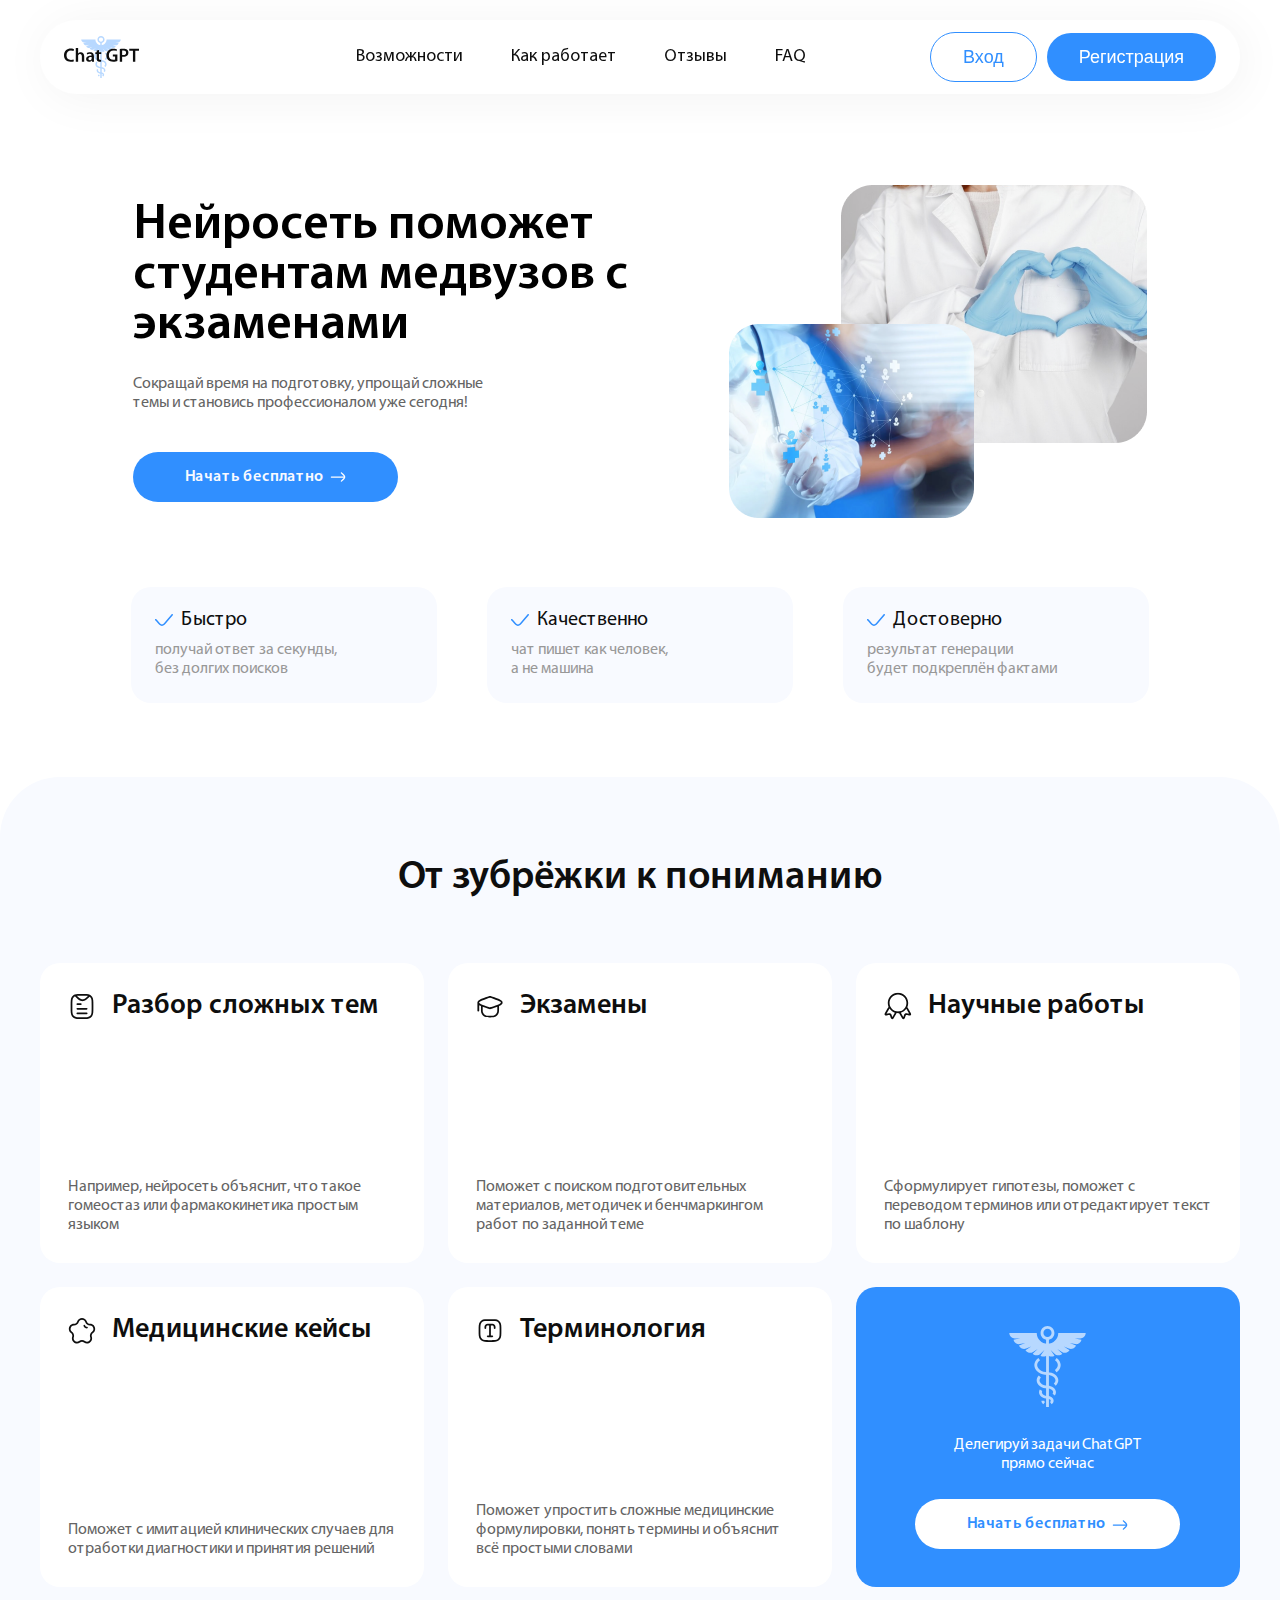
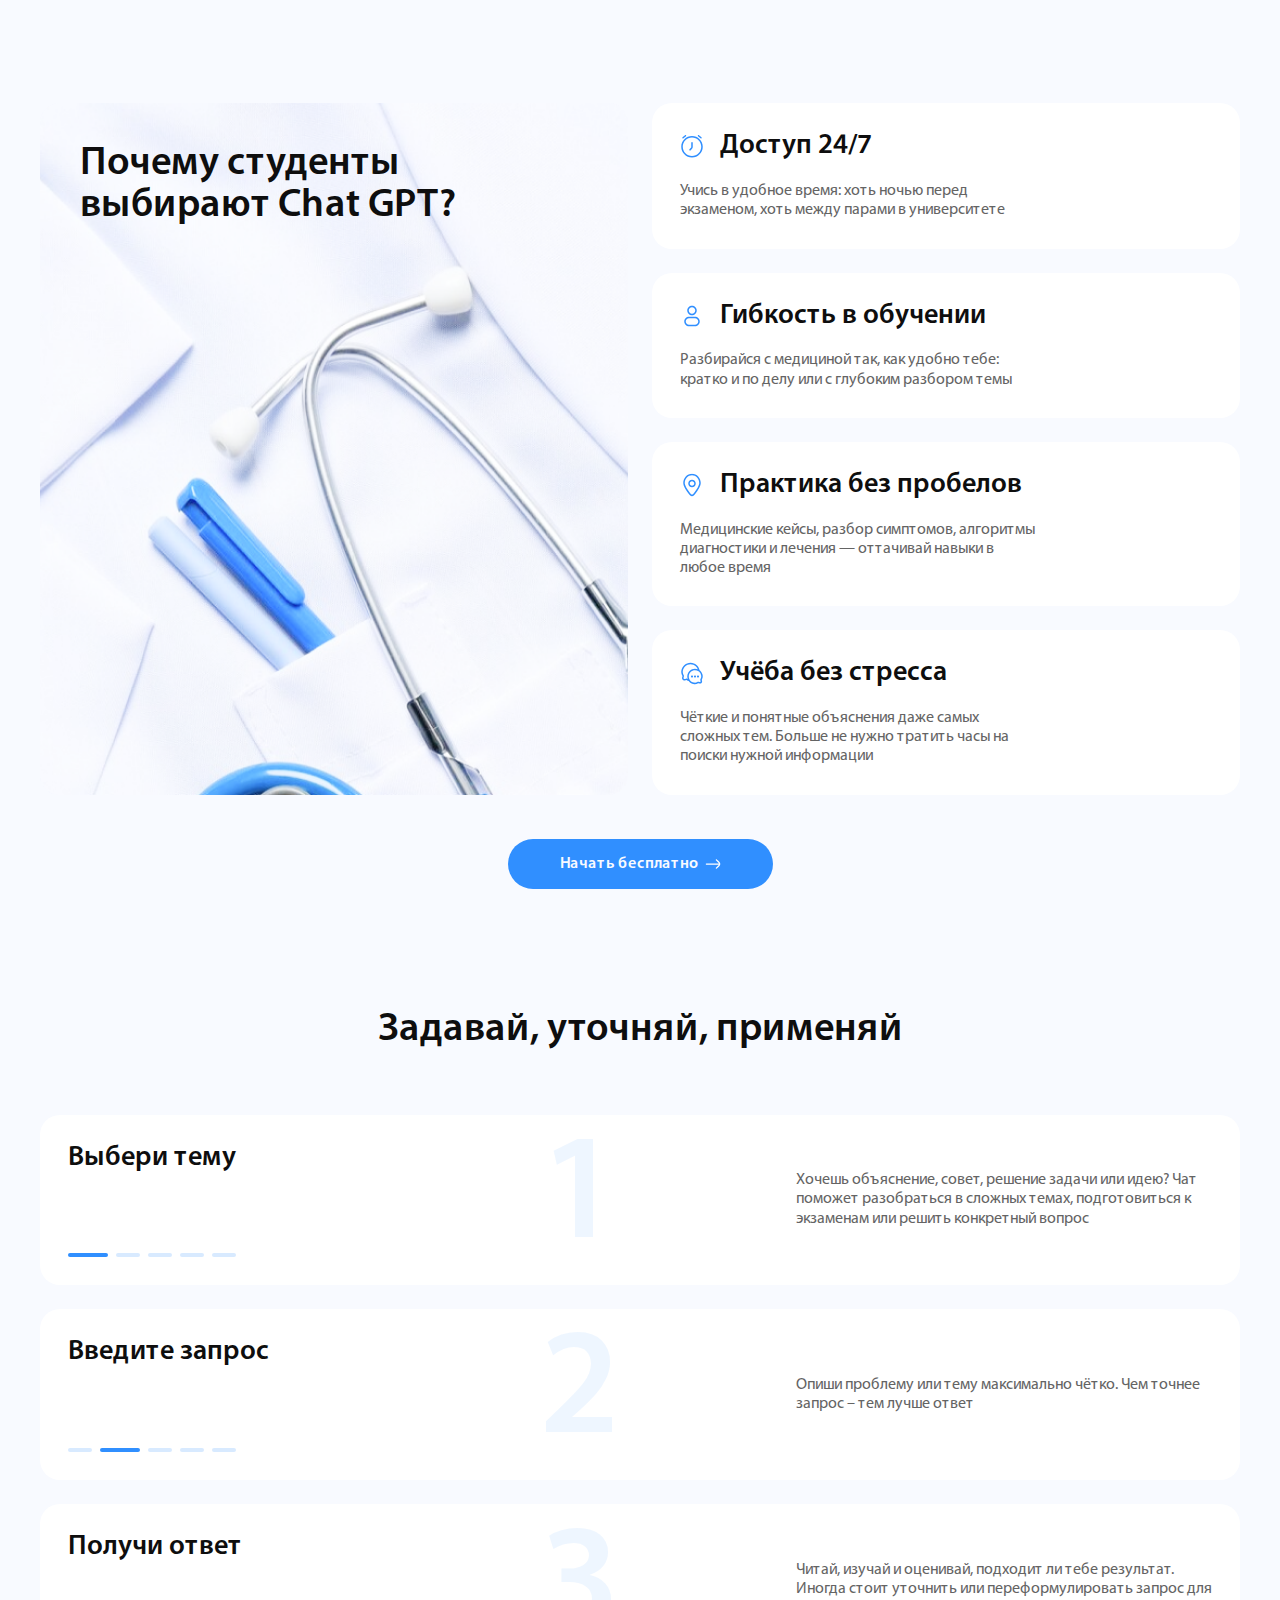
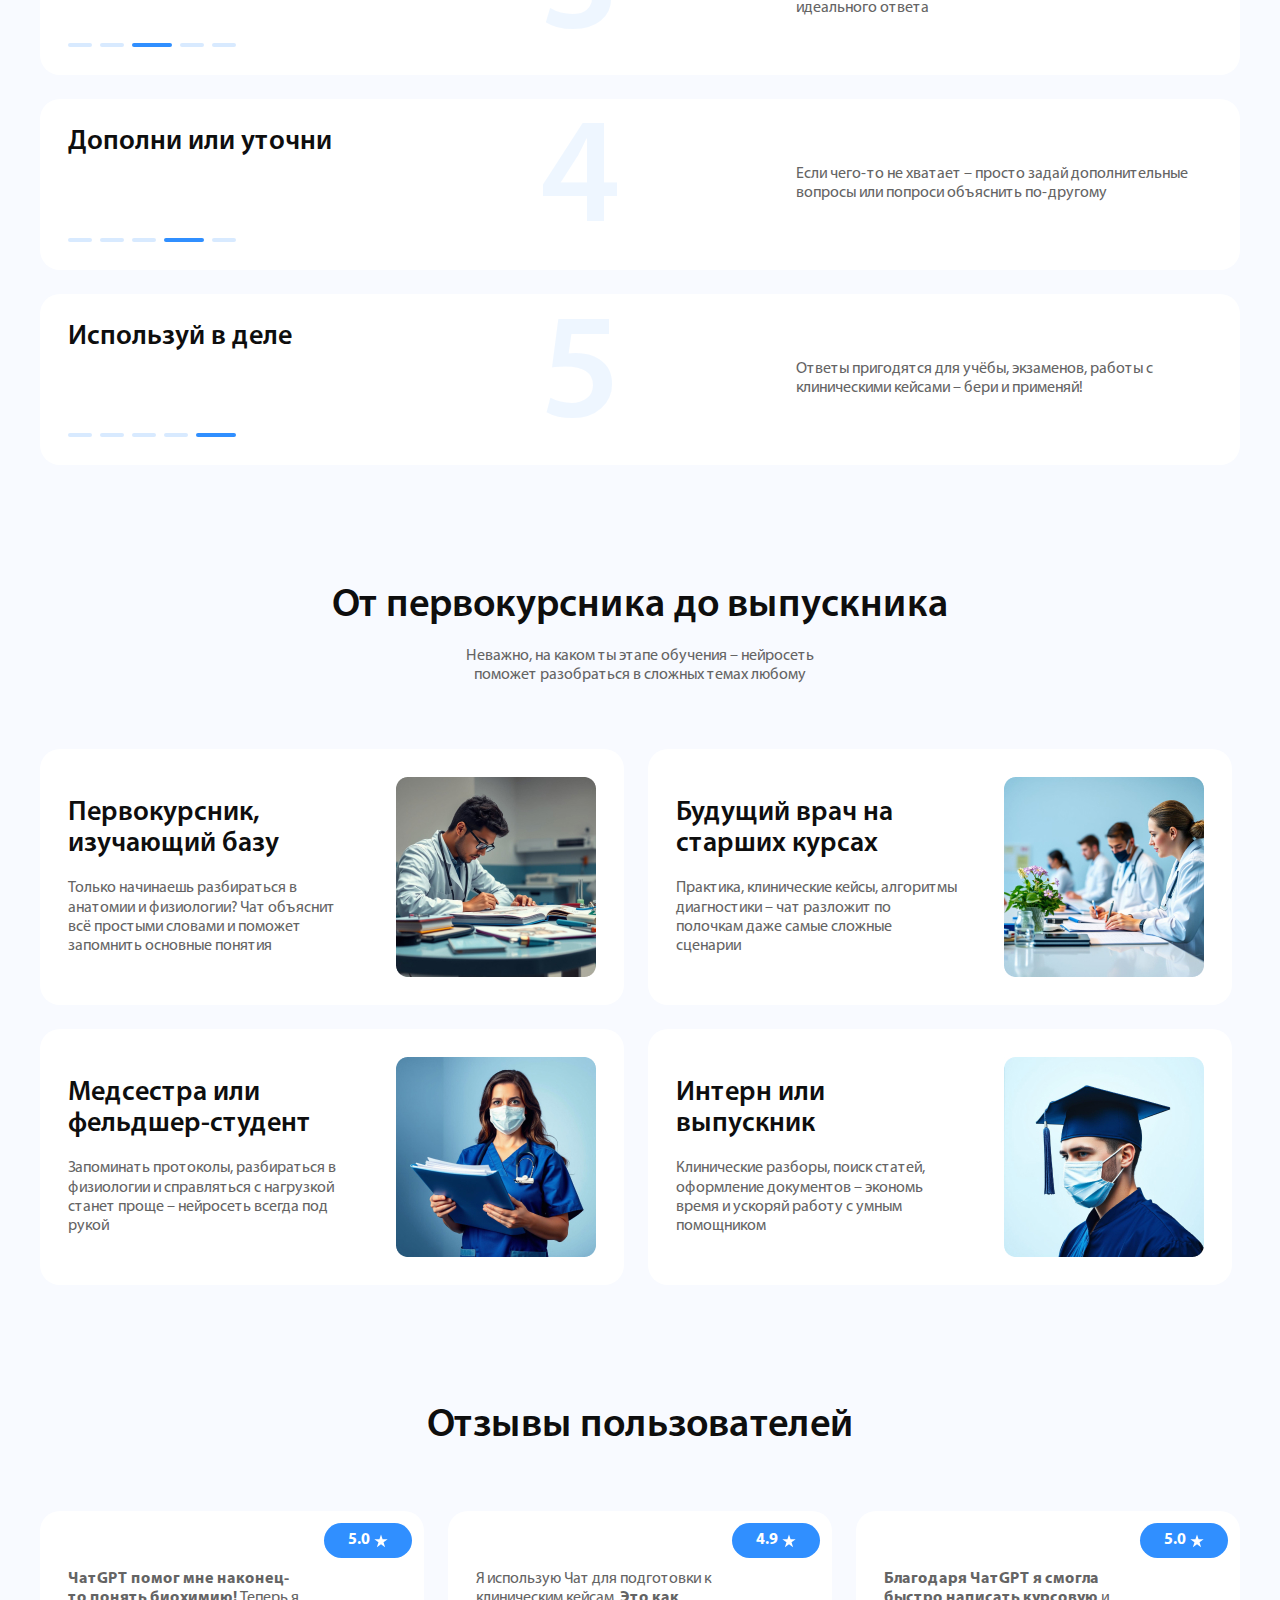
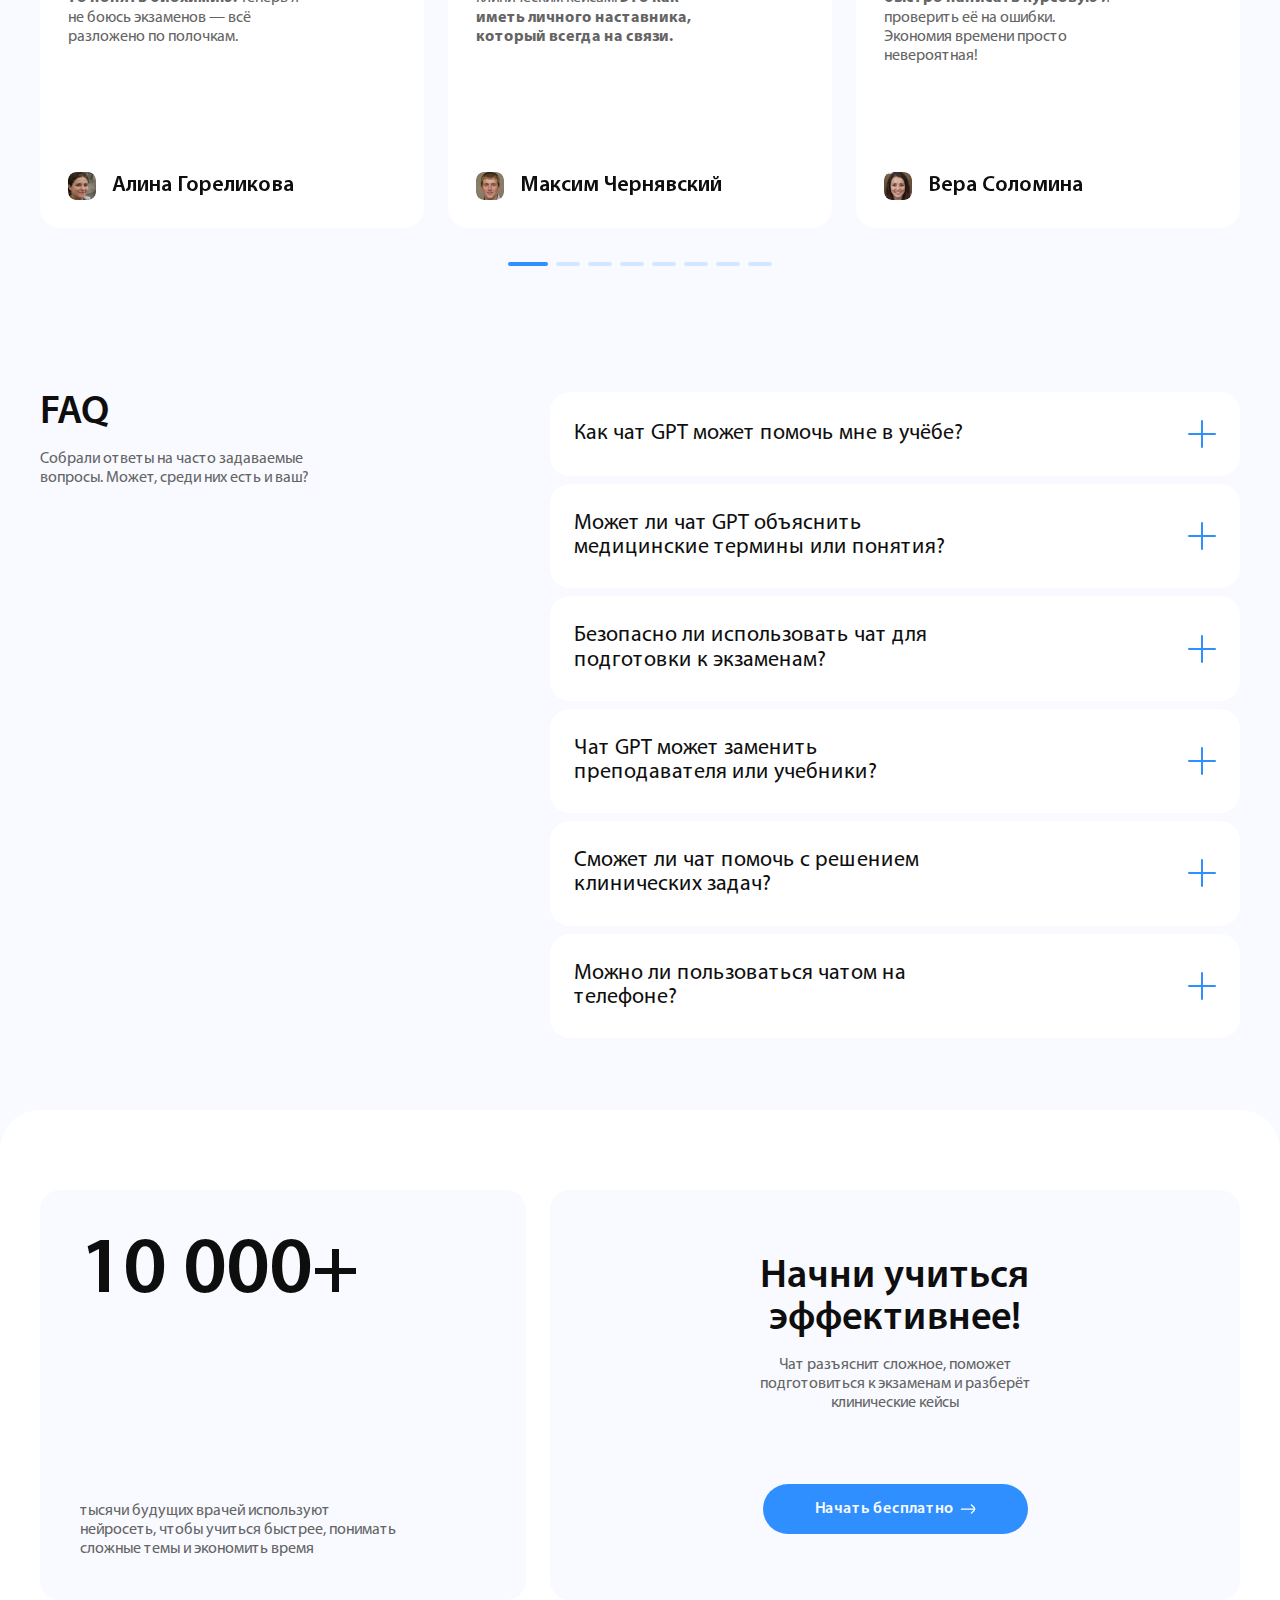
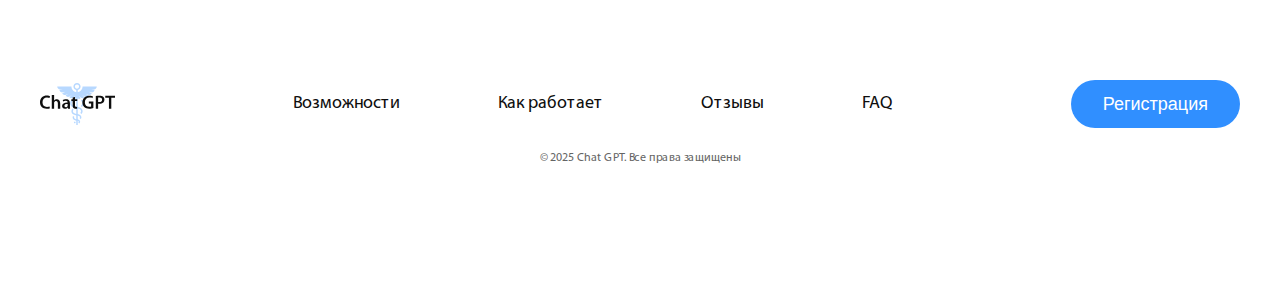
<file: students-exams.html>
<!DOCTYPE html>
<html lang="ru">
<head>
    <meta charset="UTF-8">
    <meta name="viewport"
          content="width=device-width, user-scalable=no, initial-scale=1.0, maximum-scale=1.0, minimum-scale=1.0">
    <meta http-equiv="X-UA-Compatible" content="ie=edge">
    <title></title>
    <link rel="stylesheet" href="style.css">
</head>
<body>
<header>
    <div class="container">
        <div class="header-main G-align-center G-justify-between">
            <a href="#" class="logo G-flex"><img src="./assets/img/logo.svg" alt="ChatGPT"></a>
            <div class="menu-content">
                <div class="menu-mobile G-align-center">
                    <a href="#" class="logo-mobile-menu G-flex"><img src="./assets/img/logo.svg" alt="ChatGPT"></a>
                    <div class="nav-menu">
                        <ul class="menu-scroll G-align-center">
                            <li><a href="#features">Возможности</a></li>
                            <li><a href="#steps">Как работает</a></li>
                            <li><a href="#reviews">Отзывы</a></li>
                            <li><a href="#faq">FAQ</a></li>
                        </ul>
                    </div>
                    <div class="header-btn G-align-center">
                        <button class="btn-login">Вход</button>
                        <button class="btn-register">Регистрация</button>
                    </div>
                </div>
            </div>
            <div class="open-menu">
                <span></span>
                <span></span>
                <span></span>
            </div>
        </div>
    </div>
</header>

<section class="network-medical-main">
    <div class="container">
        <div class="network-medical G-align-center G-justify-center">
            <div class="network-medical-info">
                <h1>Нейросеть поможет студентам медвузов с экзаменами

                </h1>
                <p>
                    Сокращай время на подготовку, упрощай сложные темы и становись профессионалом уже сегодня!
                </p>
                <a href="#" class="btn-blue">
                    <span>Начать бесплатно</span>
                    <i class="icon icon-arrow-right"></i>
                </a>
            </div>
            <div class="network-medical-photo G-flex">
                <img src="./assets/img/medical.webp" alt="medical">
            </div>
        </div>
        <div class="network-medical-cnt G-justify-center">
            <div class="network-medical-box">
                <div class="network-medical-name G-align-center">
                    <i class="icon-check"></i>
                    <span>Быстро</span>
                </div>
                <p>получай ответ за секунды, без долгих поисков</p>
            </div>
            <div class="network-medical-box">
                <div class="network-medical-name G-align-center">
                    <i class="icon-check"></i>
                    <span>Качественно</span>
                </div>
                <p>чат пишет как человек, а не машина</p>
            </div>
            <div class="network-medical-box">
                <div class="network-medical-name G-align-center">
                    <i class="icon-check"></i>
                    <span>Достоверно</span>
                </div>
                <p>результат генерации будет подкреплён фактами</p>
            </div>
        </div>
    </div>
</section>

<section id="features" class="from-cram">
    <div class="from-cram-fon">
        <div class="container">
            <h2>От зубрёжки к пониманию</h2>
            <div class="from-cram-cnt G-flex-wrap">
                <div class="from-cram-box G-flex-column G-justify-between">
                    <div class="from-cram-title G-align-center">
                        <img src="./assets/img/icon/document.svg" alt="document">
                        <h3>Разбор сложных тем</h3>
                    </div>
                    <p>
                        Например, нейросеть объяснит, что такое гомеостаз или фармакокинетика простым языком
                    </p>
                </div>
                <div class="from-cram-box G-flex-column G-justify-between">
                    <div class="from-cram-title G-align-center">
                        <img src="./assets/img/icon/education.svg" alt="education">
                        <h3>Экзамены</h3>
                    </div>
                    <p>
                        Поможет с поиском подготовительных материалов, методичек
                        и бенчмаркингом работ по заданной теме
                    </p>
                </div>
                <div class="from-cram-box G-flex-column G-justify-between">
                    <div class="from-cram-title G-align-center">
                        <img src="./assets/img/icon/award.svg" alt="award">
                        <h3>Научные работы</h3>
                    </div>
                    <p>
                        Сформулирует гипотезы, поможет с переводом терминов или отредактирует текст по шаблону
                    </p>
                </div>
                <div class="from-cram-box G-flex-column G-justify-between">
                    <div class="from-cram-title G-align-center">
                        <img src="./assets/img/icon/star.svg" alt="star">
                        <h3>Медицинские кейсы</h3>
                    </div>
                    <p>
                        Поможет с имитацией клинических случаев для отработки диагностики и принятия решений
                    </p>
                </div>
                <div class="from-cram-box G-flex-column G-justify-between">
                    <div class="from-cram-title G-align-center">
                        <img src="./assets/img/icon/text.svg" alt="text">
                        <h3>Терминология</h3>
                    </div>
                    <p>
                        Поможет упростить сложные медицинские формулировки, понять термины и объяснит всё простыми словами
                    </p>
                </div>

                <div class="delegate-tasks G-flex-column G-justify-center G-align-center">
                    <img src="./assets/img/icon/medicine-logo.svg" alt="medicine-logo">
                    <p>Делегируй задачи ChatGPT прямо сейчас</p>
                    <a href="#" class="btn-white G-center">
                        <span>Начать бесплатно</span>
                        <i class="icon icon-arrow-right"></i>
                    </a>
                </div>
            </div>
            <div class="from-cram-mobile">
                <div class="swiper from-cram-slider">
                    <div class="swiper-wrapper">
                        <div class="swiper-slide">
                            <div class="from-cram-box G-flex-column G-justify-between">
                                <div class="from-cram-title G-align-center">
                                    <img src="./assets/img/icon/document.svg" alt="document">
                                    <h3>Разбор сложных тем</h3>
                                </div>
                                <p>
                                    Например, нейросеть объяснит, что такое гомеостаз или фармакокинетика простым языком
                                </p>
                            </div>
                        </div>
                        <div class="swiper-slide">
                            <div class="from-cram-box G-flex-column G-justify-between">
                                <div class="from-cram-title G-align-center">
                                    <img src="./assets/img/icon/education.svg" alt="education">
                                    <h3>Экзамены</h3>
                                </div>
                                <p>
                                    Поможет с поиском подготовительных материалов, методичек
                                    и бенчмаркингом работ по заданной теме
                                </p>
                            </div>
                        </div>
                        <div class="swiper-slide">
                            <div class="from-cram-box G-flex-column G-justify-between">
                                <div class="from-cram-title G-align-center">
                                    <img src="./assets/img/icon/award.svg" alt="award">
                                    <h3>Научные работы</h3>
                                </div>
                                <p>
                                    Сформулирует гипотезы, поможет с переводом терминов или отредактирует текст по шаблону
                                </p>
                            </div>
                        </div>
                        <div class="swiper-slide">
                            <div class="from-cram-box G-flex-column G-justify-between">
                                <div class="from-cram-title G-align-center">
                                    <img src="./assets/img/icon/text.svg" alt="text">
                                    <h3>Терминология</h3>
                                </div>
                                <p>
                                    Поможет упростить сложные медицинские формулировки, понять термины и объяснит всё простыми словами
                                </p>
                            </div>
                        </div>
                    </div>
                    <div class="from-cram-pagination swiper-pagination"></div>
                </div>

                <div class="delegate-tasks G-flex-column G-justify-center G-align-center">
                    <img src="./assets/img/icon/medicine-logo.svg" alt="medicine-logo">
                    <p>Делегируй задачи ChatGPT прямо сейчас</p>
                    <a href="#" class="btn-white G-center">
                        <span>Начать бесплатно</span>
                        <i class="icon icon-arrow-right"></i>
                    </a>
                </div>

            </div>
        </div>
    </div>
</section>

<section class="students-main ">
    <div class="container">
        <div class="students-cnt G-justify-between">
            <div class="students-title">
                <h2>Почему студенты выбирают Chat GPT?</h2>
                <img src="./assets/img/students-pic.webp" alt="students">
            </div>
            <div class="students-info G-flex-column">
                <div class="students-box">
                    <div class="students-name G-align-center">
                        <img src="./assets/img/icon/time-circle.svg" alt="time">
                        <h3>Доступ 24/7</h3>
                    </div>
                    <p>
                        Учись в удобное время: хоть ночью перед экзаменом, хоть между парами в университете
                    </p>
                </div>
                <div class="students-box">
                    <div class="students-name G-align-center">
                        <img src="./assets/img/icon/profile.svg" alt="profile">
                        <h3>Гибкость в обучении</h3>
                    </div>
                    <p>
                        Разбирайся с медициной так, как удобно тебе: кратко и по делу или с глубоким разбором темы
                    </p>
                </div>
                <div class="students-box">
                    <div class="students-name G-align-center">
                        <img src="./assets/img/icon/location.svg" alt="location">
                        <h3>Практика без пробелов</h3>
                    </div>
                    <p>
                        Медицинские кейсы, разбор симптомов, алгоритмы диагностики и лечения — оттачивай навыки в любое время
                    </p>
                </div>
                <div class="students-box">
                    <div class="students-name G-align-center">
                        <img src="./assets/img/icon/messages.svg" alt="messages">
                        <h3>Учёба без стресса</h3>
                    </div>
                    <p>
                        Чёткие и понятные объяснения даже самых сложных тем. Больше не нужно тратить часы на поиски нужной информации
                    </p>
                </div>
            </div>
        </div>
        <div class="students-btn G-justify-center">
            <a href="#" class="btn-blue">
                <span>Начать бесплатно</span>
                <i class="icon icon-arrow-right"></i>
            </a>
        </div>
    </div>
</section>
<section id="steps" class="clarify-apply ">
    <div class="container">
        <h2>Задавай, уточняй, применяй</h2>
        <div class="clarify-apply-cnt">
            <div class="clarify-apply-box G-justify-between G-align-center">
                <div class="clarify-apply-name">
                    <h3>Выбери тему</h3>
                    <ul class="G-align-center">
                        <li class="clarify-apply-act"></li>
                        <li></li>
                        <li></li>
                        <li></li>
                        <li></li>
                    </ul>
                </div>
                <strong class="clarify-apply-count">1</strong>
                <p>
                    Хочешь объяснение, совет, решение задачи или идею? Чат поможет разобраться в сложных темах, подготовиться
                    к экзаменам или решить конкретный вопрос
                </p>
            </div>
            <div class="clarify-apply-box G-justify-between G-align-center">
                <div class="clarify-apply-name">
                    <h3>Введите запрос</h3>
                    <ul class="G-align-center">
                        <li></li>
                        <li class="clarify-apply-act"></li>
                        <li></li>
                        <li></li>
                        <li></li>
                    </ul>
                </div>
                <strong class="clarify-apply-count">2</strong>
                <p>
                    Опиши проблему или тему максимально чётко. Чем точнее запрос – тем лучше ответ
                </p>
            </div>
            <div class="clarify-apply-box G-justify-between G-align-center">
                <div class="clarify-apply-name">
                    <h3>Получи ответ</h3>
                    <ul class="G-align-center">
                        <li></li>
                        <li></li>
                        <li class="clarify-apply-act"></li>
                        <li></li>
                        <li></li>
                    </ul>
                </div>
                <strong class="clarify-apply-count">3</strong>
                <p>
                    Читай, изучай и оценивай, подходит ли тебе результат. Иногда стоит уточнить или переформулировать запрос для идеального ответа
                </p>
            </div>
            <div class="clarify-apply-box G-justify-between G-align-center">
                <div class="clarify-apply-name">
                    <h3>Дополни или уточни</h3>
                    <ul class="G-align-center">
                        <li></li>
                        <li></li>
                        <li></li>
                        <li class="clarify-apply-act"></li>
                        <li></li>
                    </ul>
                </div>
                <strong class="clarify-apply-count">4</strong>
                <p>
                    Если чего-то не хватает – просто задай дополнительные вопросы или попроси объяснить по-другому
                </p>
            </div>
            <div class="clarify-apply-box G-justify-between G-align-center">
                <div class="clarify-apply-name">
                    <h3>Используй в деле</h3>
                    <ul class="G-align-center">
                        <li></li>
                        <li></li>
                        <li></li>
                        <li></li>
                        <li class="clarify-apply-act"></li>
                    </ul>
                </div>
                <strong class="clarify-apply-count">5</strong>
                <p>
                    Ответы пригодятся для учёбы, экзаменов, работы с клиническими кейсами – бери и применяй!
                </p>
            </div>


        </div>
    </div>
</section>

<section class="freshman-main ">
    <div class="container">
        <div class="freshman-title G-flex-column G-align-center">
            <h2>От первокурсника до выпускника</h2>
            <p>Неважно, на каком ты этапе обучения – нейросеть поможет разобраться в сложных темах любому</p>
        </div>
        <div class="freshman-wrap G-flex-wrap">
            <div class="freshman-box G-align-center">
                <div class="freshman-name">
                    <h3>Первокурсник, изучающий базу</h3>
                    <p>
                        Только начинаешь разбираться
                        в анатомии и физиологии? Чат объяснит всё простыми словами
                        и поможет запомнить основные понятия
                    </p>
                </div>
                <div class="freshman-photo">
                    <img src="./assets/img/freshman-1.webp" alt="freshman">
                </div>
            </div>
            <div class="freshman-box G-align-center">
                <div class="freshman-name">
                    <h3>Будущий врач
                        на старших курсах</h3>
                    <p>
                        Практика, клинические кейсы, алгоритмы диагностики – чат разложит по полочкам даже самые сложные сценарии
                    </p>
                </div>
                <div class="freshman-photo">
                    <img src="./assets/img/freshman-2.webp" alt="freshman">
                </div>
            </div>
            <div class="freshman-box G-align-center">
                <div class="freshman-name">
                    <h3>Медсестра или фельдшер-студент</h3>
                    <p>
                        Запоминать протоколы, разбираться в физиологии и справляться
                        с нагрузкой станет проще – нейросеть всегда под рукой
                    </p>
                </div>
                <div class="freshman-photo">
                    <img src="./assets/img/freshman-3.webp" alt="freshman">
                </div>
            </div>
            <div class="freshman-box G-align-center">
                <div class="freshman-name">
                    <h3>Интерн или выпускник</h3>
                    <p>
                        Клинические разборы, поиск статей, оформление документов – экономь время и ускоряй работу с умным помощником
                    </p>
                </div>
                <div class="freshman-photo">
                    <img src="./assets/img/freshman-4.webp" alt="freshman">
                </div>
            </div>
        </div>
    </div>
</section>

<section id="reviews" class="user-reviews fon">
    <div class="container">
        <h2>Отзывы пользователей</h2>
        <div class="user-reviews-cnt">
            <div class="swiper user-reviews-slider">
                <div class="swiper-wrapper">
                    <div class="swiper-slide">
                        <div class="user-reviews-box">
                            <div class="user-reviews-description">
                                <div class="user-reviews-count G-center">
                                    <span>5.0</span>
                                    <i class="icon-star"></i>
                                </div>
                                <p>
                                    <b>ЧатGPT помог мне наконец-то понять биохимию!</b> Теперь я не боюсь экзаменов — всё разложено по полочкам.
                                </p>
                            </div>
                            <div class="user-reviews-name G-align-center">
                                <img src="./assets/img/user-1.png" alt="user">
                                <h3>Алина Гореликова</h3>
                            </div>
                        </div>
                    </div>
                    <div class="swiper-slide">
                        <div class="user-reviews-box">
                            <div class="user-reviews-description">
                                <div class="user-reviews-count G-center">
                                    <span>4.9</span>
                                    <i class="icon-star"></i>
                                </div>
                                <p>
                                    Я использую Чат для подготовки к клиническим кейсам. <b>Это как иметь личного наставника, который всегда на связи.</b>
                                </p>
                            </div>
                            <div class="user-reviews-name G-align-center">
                                <img src="./assets/img/user-2.png" alt="user">
                                <h3>Максим Чернявский</h3>
                            </div>
                        </div>
                    </div>
                    <div class="swiper-slide">
                        <div class="user-reviews-box">
                            <div class="user-reviews-description">
                                <div class="user-reviews-count G-center">
                                    <span>5.0</span>
                                    <i class="icon-star"></i>
                                </div>
                                <p>
                                    <b>Благодаря ЧатGPT я смогла быстро написать курсовую</b> и проверить её на ошибки. Экономия времени просто невероятная!
                                </p>
                            </div>
                            <div class="user-reviews-name G-align-center">
                                <img src="./assets/img/user-3.png" alt="user">
                                <h3>Вера Соломина</h3>
                            </div>
                        </div>
                    </div>
                    <div class="swiper-slide">
                        <div class="user-reviews-box">
                            <div class="user-reviews-description">
                                <div class="user-reviews-count G-center">
                                    <span>5.0</span>
                                    <i class="icon-star"></i>
                                </div>
                                <p>
                                    <b>ЧатGPT — это находка для старшекурсника.</b> Объясняет сложные вещи проще, чем учебники, и помогает повторить всё перед практикой.
                                </p>
                            </div>
                            <div class="user-reviews-name G-align-center">
                                <img src="./assets/img/user-4.png" alt="user">
                                <h3>Илья Румянцев</h3>
                            </div>
                        </div>
                    </div>
                    <div class="swiper-slide">
                        <div class="user-reviews-box">
                            <div class="user-reviews-description">
                                <div class="user-reviews-count G-center">
                                    <span>5.0</span>
                                    <i class="icon-star"></i>
                                </div>
                                <p>
                                    <b>Чат GPT идеально подходит для разбора анатомии</b> без лишних терминов. Моё обучение стало в разы эффективнее!
                                </p>
                            </div>
                            <div class="user-reviews-name G-align-center">
                                <img src="./assets/img/user-5.png" alt="user">
                                <h3>Екатерина Лазарева</h3>
                            </div>
                        </div>
                    </div>
                    <div class="swiper-slide">
                        <div class="user-reviews-box">
                            <div class="user-reviews-description">
                                <div class="user-reviews-count G-center">
                                    <span>5.0</span>
                                    <i class="icon-star"></i>
                                </div>
                                <p>
                                    Накануне зачёта по фармакологии <b>чат буквально спас меня.</b> Составил карточки для запоминания препаратов за считанные минуты.
                                </p>
                            </div>
                            <div class="user-reviews-name G-align-center">
                                <img src="./assets/img/user-6.png" alt="user">
                                <h3>Даниил Корнеев</h3>
                            </div>
                        </div>
                    </div>
                    <div class="swiper-slide">
                        <div class="user-reviews-box">
                            <div class="user-reviews-description">
                                <div class="user-reviews-count G-center">
                                    <span>5.0</span>
                                    <i class="icon-star"></i>
                                </div>
                                <p>
                                    Рефераты и курсовые перестали быть проблемой — <b>чат помогает не только писать, но и находит актуальные источники.</b> Это реально упрощает жизнь!
                                </p>
                            </div>
                            <div class="user-reviews-name G-align-center">
                                <img src="./assets/img/user-7.png" alt="user">
                                <h3>Анна Светличная</h3>
                            </div>
                        </div>
                    </div>
                    <div class="swiper-slide">
                        <div class="user-reviews-box">
                            <div class="user-reviews-description">
                                <div class="user-reviews-count G-center">
                                    <span>5.0</span>
                                    <i class="icon-star"></i>
                                </div>
                                <p>
                                    Я постоянно использую чат для проверки знаний перед тестами. Это как <b>тренажёр, который всегда под рукой.</b>
                                </p>
                            </div>
                            <div class="user-reviews-name G-align-center">
                                <img src="./assets/img/user-8.png" alt="user">
                                <h3>Глеб Тарасов</h3>
                            </div>
                        </div>
                    </div>
                </div>
            </div>
            <div class="reviews-pagination swiper-pagination"></div>
        </div>
    </div>
</section>
<section id="faq" class="faq ">
    <div class="container">
        <div class="faq-content G-justify-between G-align-start">
            <div class="faq-content-title">
                <h2>FAQ</h2>
                <p>
                    Собрали ответы на часто задаваемые вопросы. Может, среди них есть и ваш?
                </p>
            </div>
            <div id="accordion" class="accordion">
                <div class="accordion-box">
                    <div class="accordion-click link">
                        <h3>Как чат GPT может помочь мне в учёбе?</h3>
                        <span class="accordion-plus"></span>
                    </div>
                    <div class="submenu">
                        <p>
                            Он объясняет сложные темы простыми словами, создаёт карточки для запоминания, помогает готовиться к экзаменам и даже проверяет тексты на ошибки
                        </p>
                    </div>
                </div>
                <div class="accordion-box">
                    <div class="accordion-click link">
                        <h3>Может ли чат GPT объяснить медицинские термины или понятия?</h3>
                        <span class="accordion-plus"></span>
                    </div>
                    <div class="submenu">
                        <p>
                            Конечно! Он объясняет как для новичков, так и на более продвинутом уровне, адаптируясь к вашему запросу
                        </p>
                    </div>
                </div>
                <div class="accordion-box">
                    <div class="accordion-click link">
                        <h3>Безопасно ли использовать чат для подготовки к экзаменам?</h3>
                        <span class="accordion-plus"></span>
                    </div>
                    <div class="submenu">
                        <p>
                            Да, Чат работает на основе проверенных данных и помогает структурировать знания, но всегда проверяйте важную информацию в официальных источниках
                        </p>
                    </div>
                </div>
                <div class="accordion-box">
                    <div class="accordion-click link">
                        <h3>Чат GPT может заменить преподавателя или учебники?</h3>
                        <span class="accordion-plus"></span>
                    </div>
                    <div class="submenu">
                        <p>
                            Нет, он скорее помощник, который дополняет вашу учёбу. Это инструмент, который делает процесс быстрее и удобнее
                        </p>
                    </div>
                </div>
                <div class="accordion-box">
                    <div class="accordion-click link">
                        <h3>Сможет ли чат помочь с решением клинических задач?</h3>
                        <span class="accordion-plus"></span>
                    </div>
                    <div class="submenu">
                        <p>
                            Да, он разбирает алгоритмы диагностики, предлагает логические шаги и помогает анализировать кейсы
                        </p>
                    </div>
                </div>
                <div class="accordion-box">
                    <div class="accordion-click link">
                        <h3>Можно ли пользоваться чатом на телефоне?</h3>
                        <span class="accordion-plus"></span>
                    </div>
                    <div class="submenu">
                        <p>
                            Да, чат доступен с любого устройства с интернетом, будь то компьютер, планшет или смартфон
                        </p>
                    </div>
                </div>
            </div>
        </div>
    </div>
</section>

<footer>
    <div class="container">
        <div class="start-learning G-justify-between ">
            <div class="start-learning-price G-flex-column G-justify-between">
                <strong>10 000+</strong>
                <p>
                    тысячи будущих врачей используют нейросеть, чтобы учиться быстрее, понимать сложные темы и экономить время
                </p>
            </div>
            <div class="start-learning-info G-flex-column G-align-center">
                <h2>Начни учиться эффективнее!</h2>
                <p>
                    Чат разъяснит сложное, поможет подготовиться к экзаменам и разберёт клинические кейсы
                </p>
                <a href="#" class="btn-blue">
                    <span>Начать бесплатно</span>
                    <i class="icon icon-arrow-right"></i>
                </a>
            </div>
        </div>
        <div class="footer-main G-justify-between G-align-center">
            <a href="#" class="logo G-flex"><img src="./assets/img/logo.svg" alt="logo"></a>
            <div class="nav-menu">
                <ul class="menu-scroll G-align-center">
                    <li><a href="#features">Возможности</a></li>
                    <li><a href="#steps">Как работает</a></li>
                    <li><a href="#reviews">Отзывы</a></li>
                    <li><a href="#faq">FAQ</a></li>
                </ul>
            </div>
            <button class="btn-register">Регистрация</button>
        </div>
        <div class="reserved G-center">
            <p>© 2025 Chat GPT. Все права защищены</p>
        </div>
    </div>
</footer>


<script src="assets/js/jquery-3.6.4.js"></script>
<script src="assets/js/swiper-bundle.min.js"></script>
<script src="assets/js/script.js"></script>
</body>
</html>
</file>
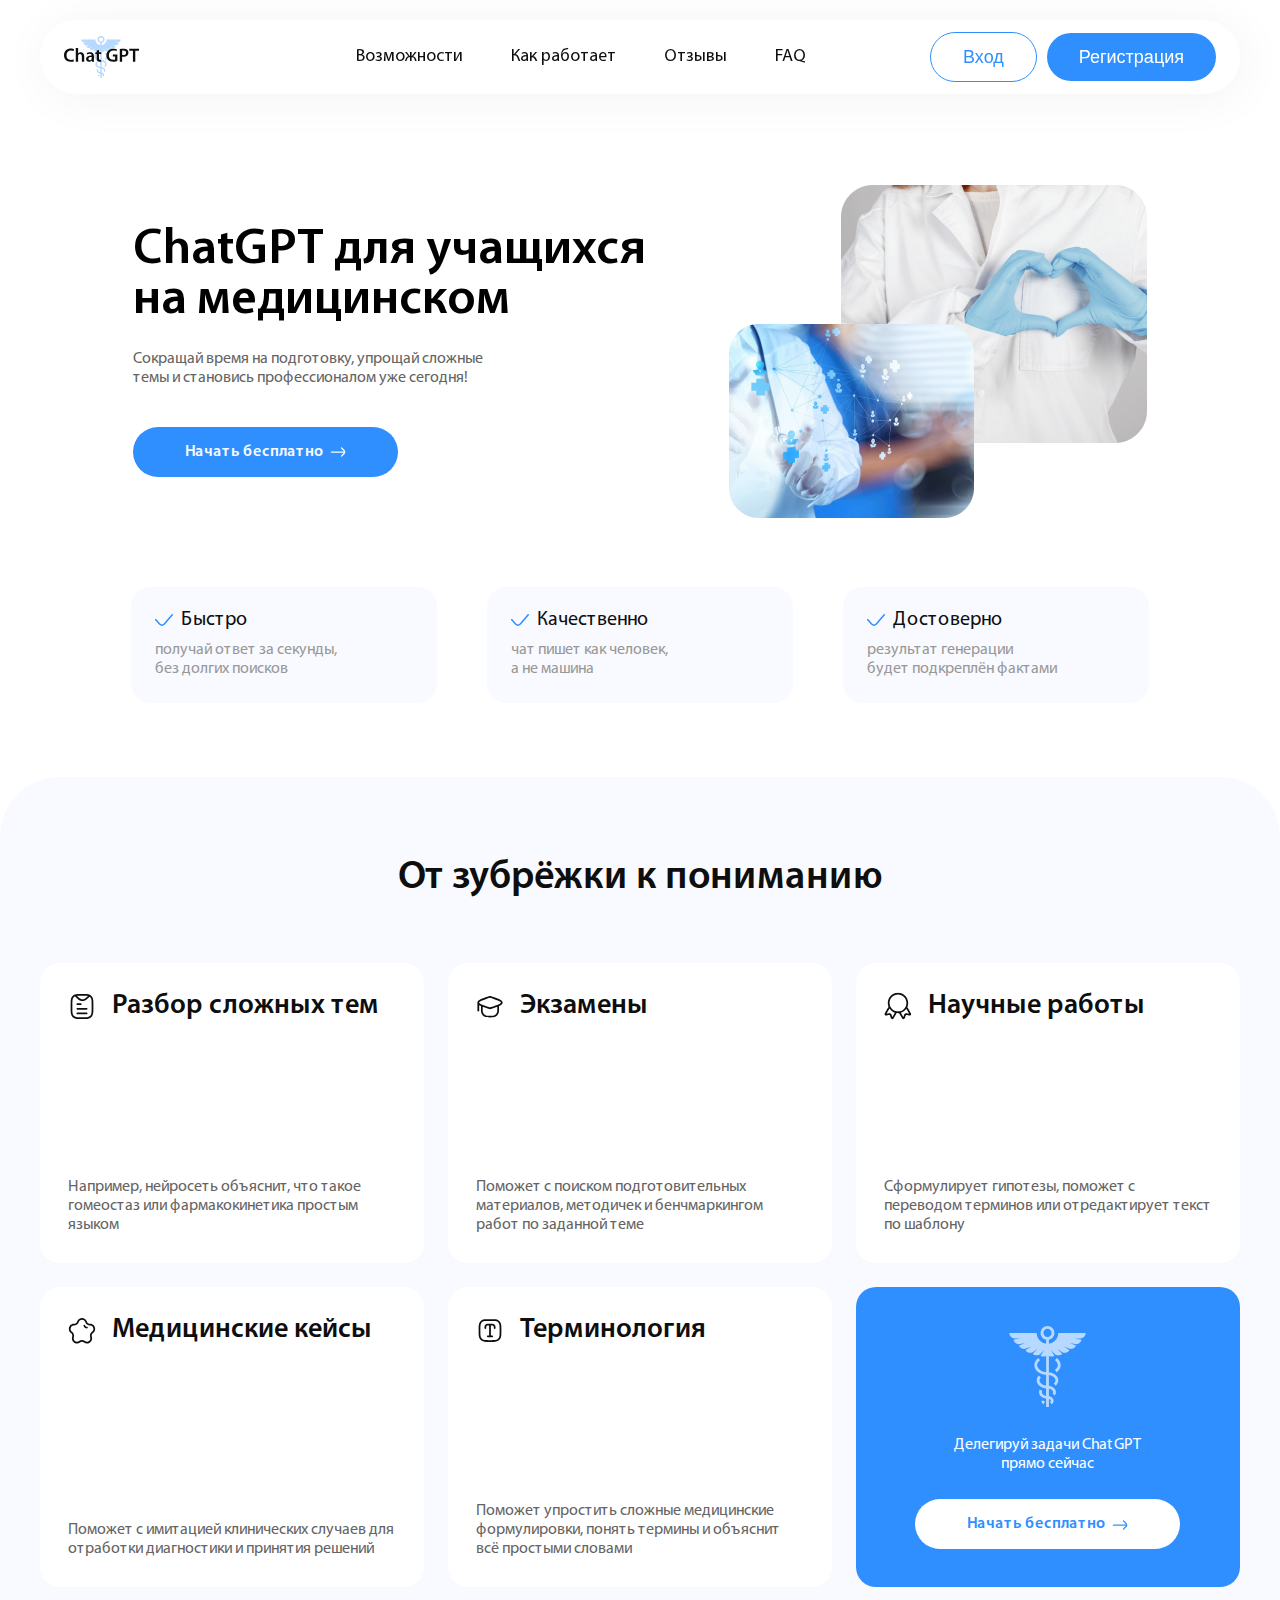
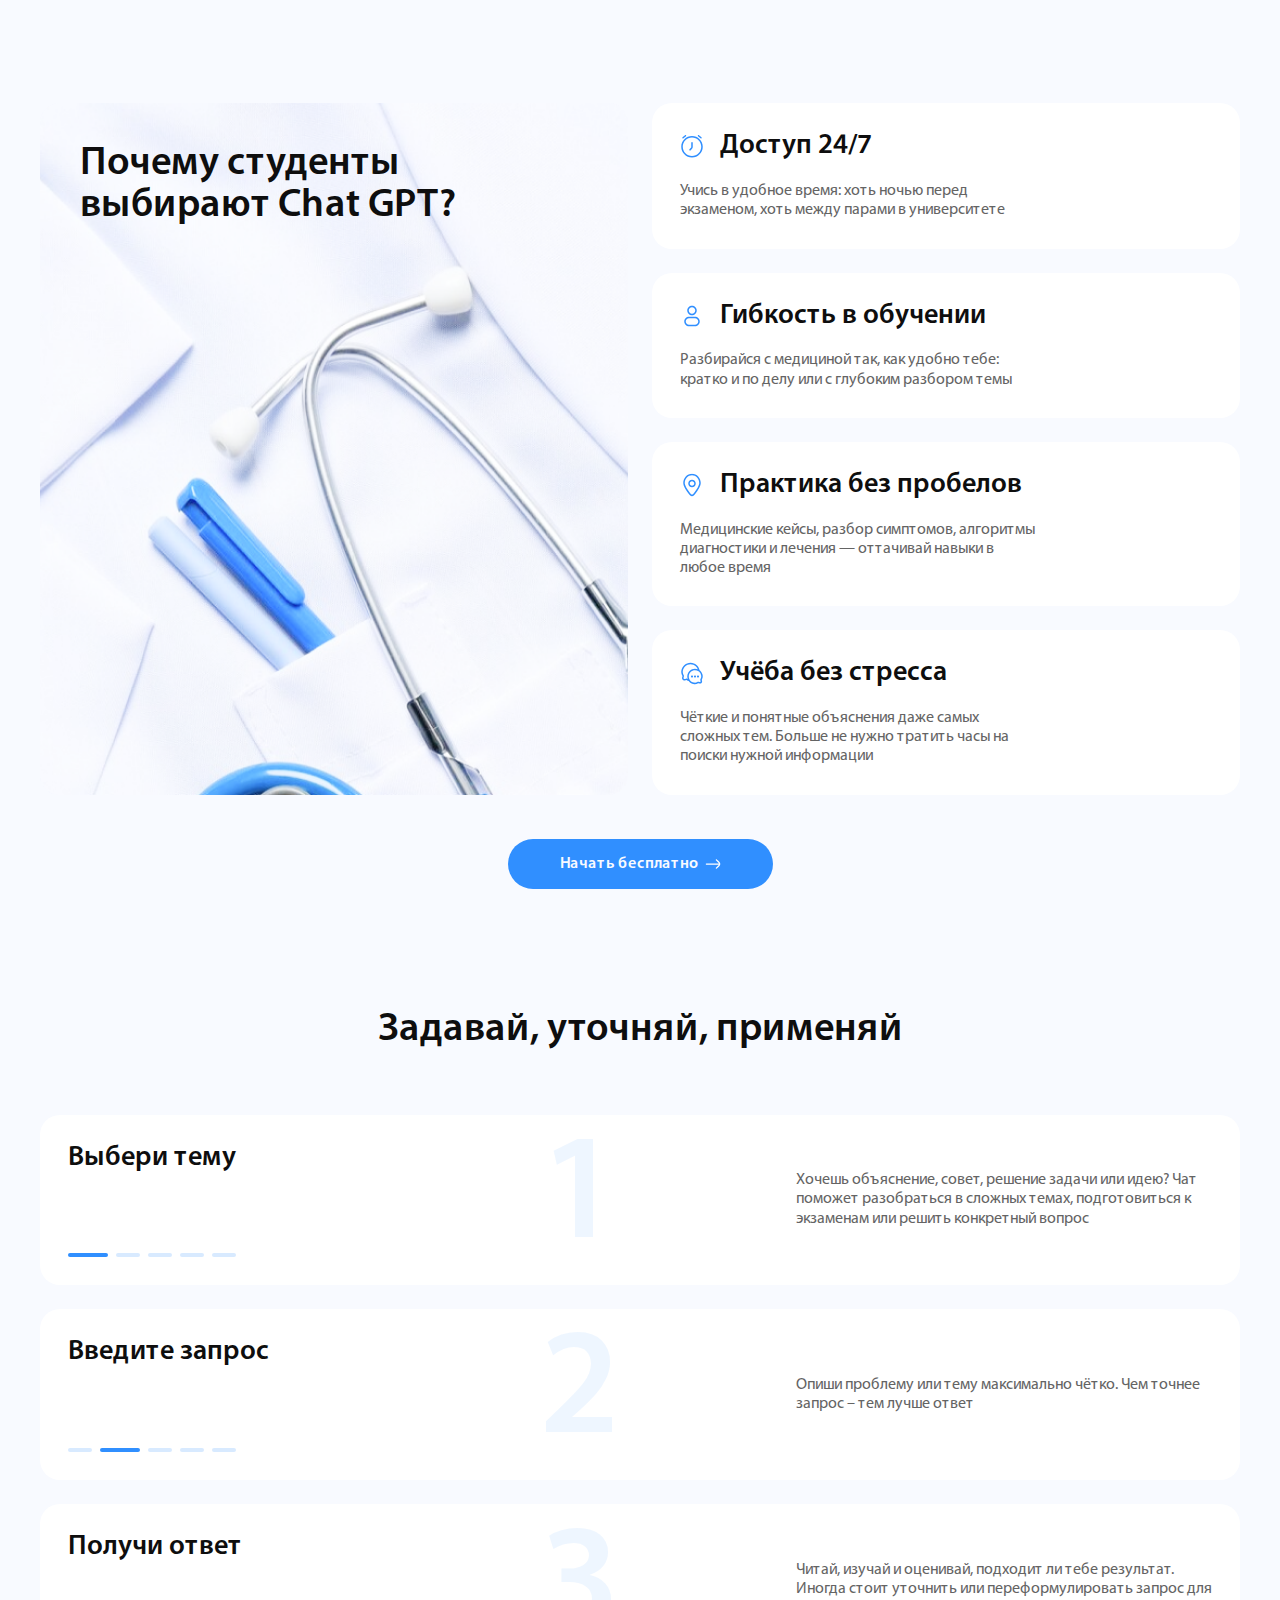
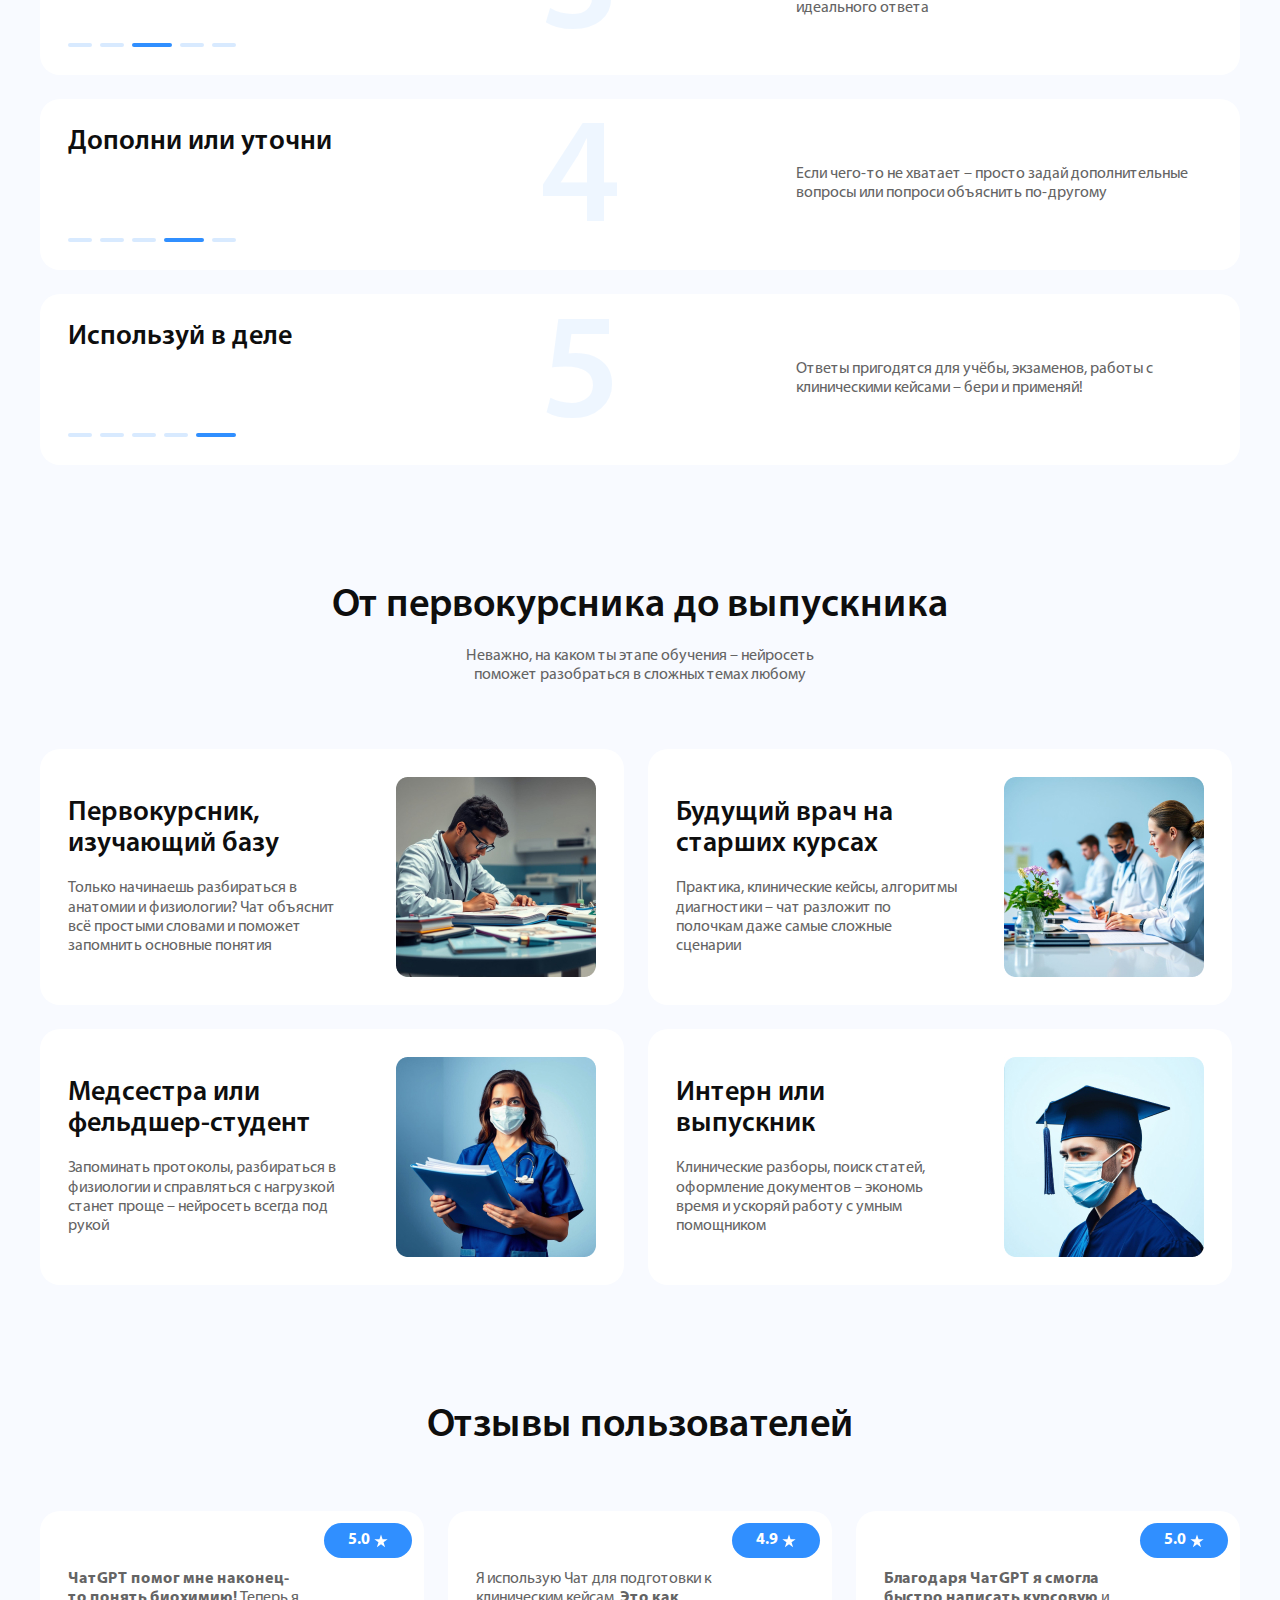
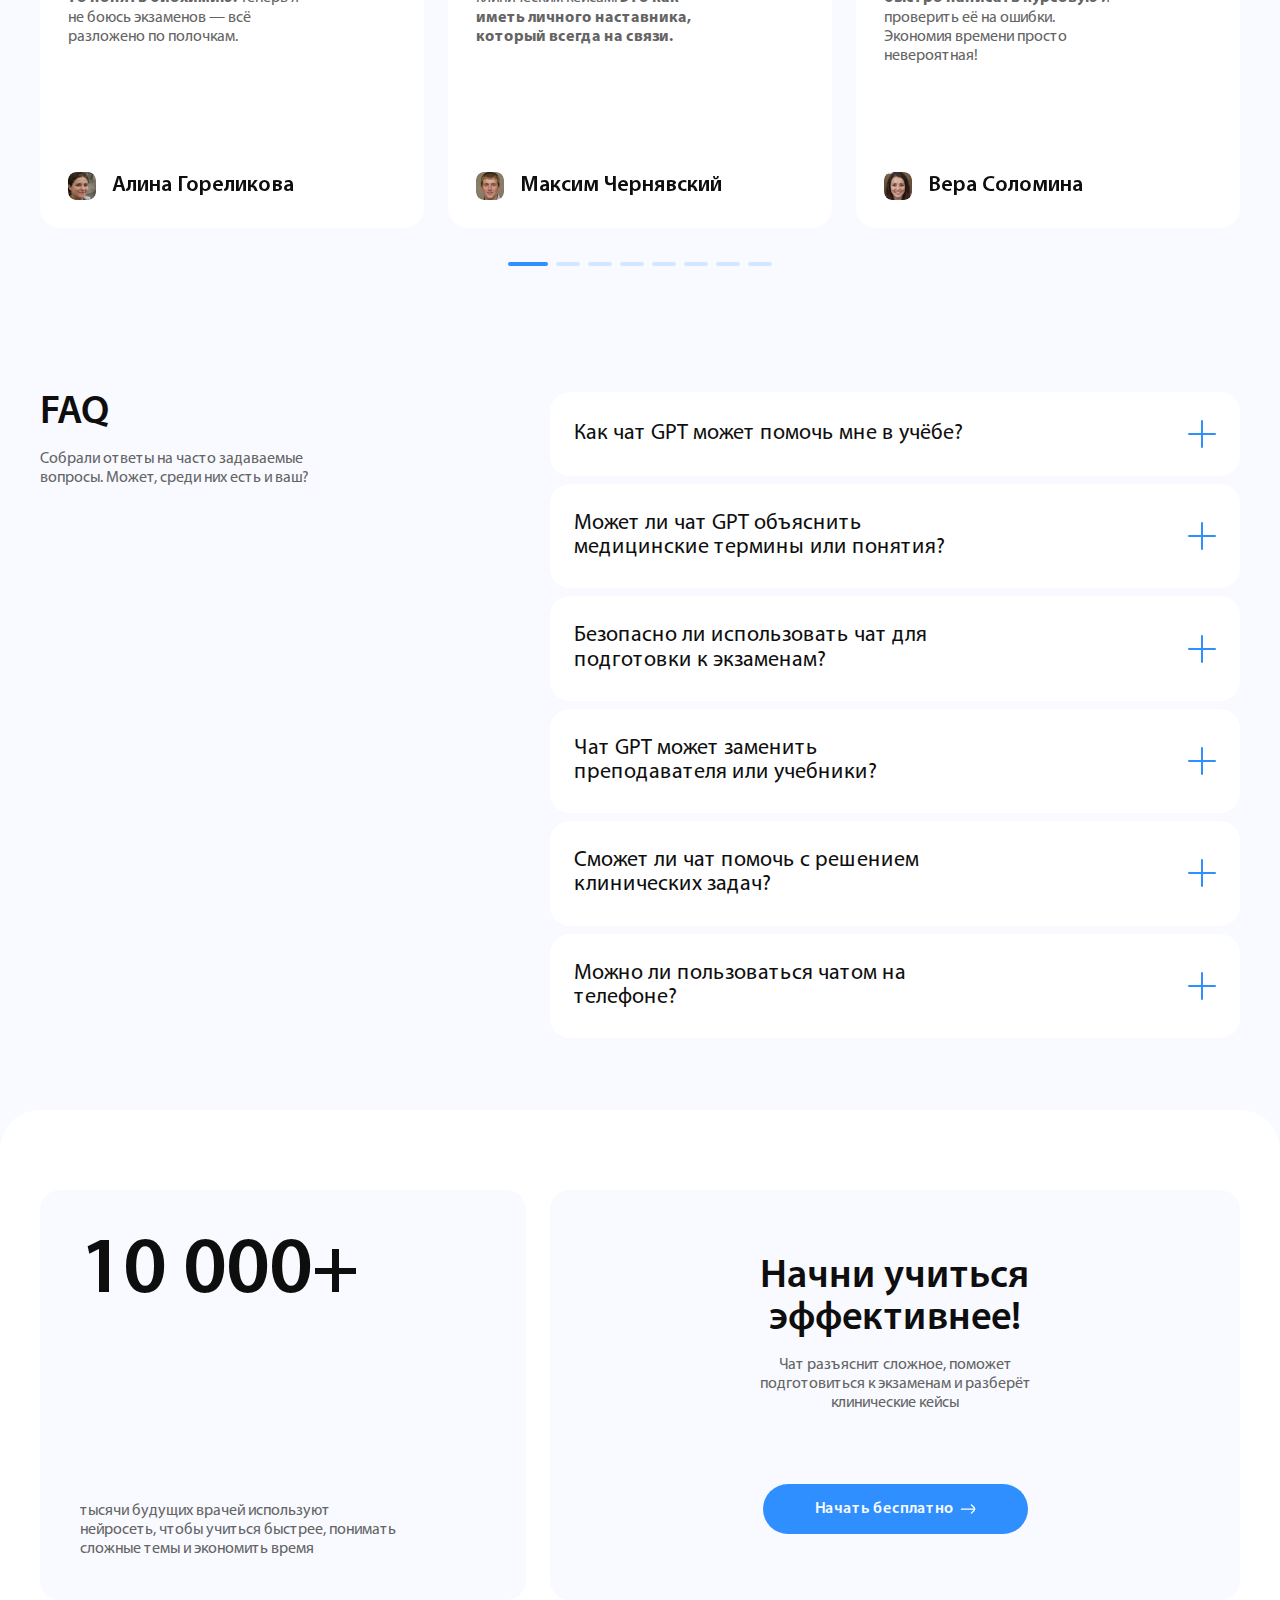
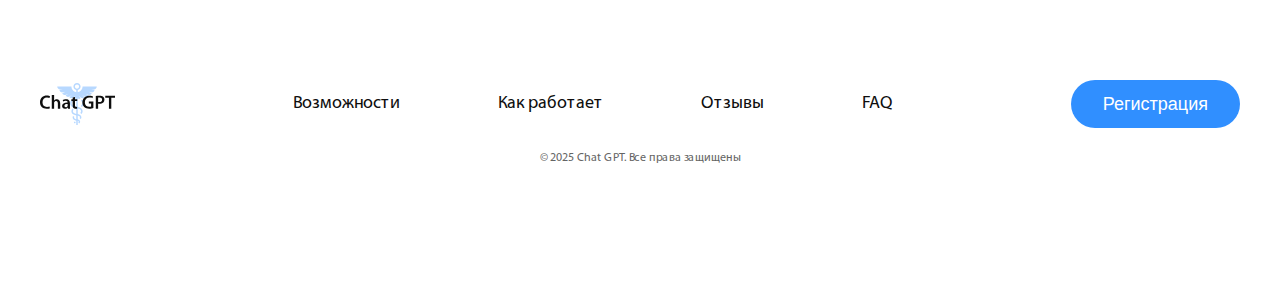
<file: students.html>
<!DOCTYPE html>
<html lang="ru">
<head>
    <meta charset="UTF-8">
    <meta name="viewport"
          content="width=device-width, user-scalable=no, initial-scale=1.0, maximum-scale=1.0, minimum-scale=1.0">
    <meta http-equiv="X-UA-Compatible" content="ie=edge">
    <title></title>
    <link rel="stylesheet" href="style.css">
</head>
<body>
<header>
    <div class="container">
        <div class="header-main G-align-center G-justify-between">
            <a href="#" class="logo G-flex"><img src="./assets/img/logo.svg" alt="ChatGPT"></a>
            <div class="menu-content">
                <div class="menu-mobile G-align-center">
                    <a href="#" class="logo-mobile-menu G-flex"><img src="./assets/img/logo.svg" alt="ChatGPT"></a>
                    <div class="nav-menu">
                        <ul class="menu-scroll G-align-center">
                            <li><a href="#features">Возможности</a></li>
                            <li><a href="#steps">Как работает</a></li>
                            <li><a href="#reviews">Отзывы</a></li>
                            <li><a href="#faq">FAQ</a></li>
                        </ul>
                    </div>
                    <div class="header-btn G-align-center">
                        <button class="btn-login">Вход</button>
                        <button class="btn-register">Регистрация</button>
                    </div>
                </div>
            </div>
            <div class="open-menu">
                <span></span>
                <span></span>
                <span></span>
            </div>
        </div>
    </div>
</header>

<section class="network-medical-main">
    <div class="container">
        <div class="network-medical G-align-center G-justify-center">
            <div class="network-medical-info">
                <h1>ChatGPT для учащихся на медицинском

                </h1>
                <p>
                    Сокращай время на подготовку, упрощай сложные темы и становись профессионалом уже сегодня!
                </p>
                <a href="#" class="btn-blue">
                    <span>Начать бесплатно</span>
                    <i class="icon icon-arrow-right"></i>
                </a>
            </div>
            <div class="network-medical-photo G-flex">
                <img src="./assets/img/medical.webp" alt="medical">
            </div>
        </div>
        <div class="network-medical-cnt G-justify-center">
            <div class="network-medical-box">
                <div class="network-medical-name G-align-center">
                    <i class="icon-check"></i>
                    <span>Быстро</span>
                </div>
                <p>получай ответ за секунды, без долгих поисков</p>
            </div>
            <div class="network-medical-box">
                <div class="network-medical-name G-align-center">
                    <i class="icon-check"></i>
                    <span>Качественно</span>
                </div>
                <p>чат пишет как человек, а не машина</p>
            </div>
            <div class="network-medical-box">
                <div class="network-medical-name G-align-center">
                    <i class="icon-check"></i>
                    <span>Достоверно</span>
                </div>
                <p>результат генерации будет подкреплён фактами</p>
            </div>
        </div>
    </div>
</section>

<section id="features" class="from-cram">
    <div class="from-cram-fon">
        <div class="container">
            <h2>От зубрёжки к пониманию</h2>
            <div class="from-cram-cnt G-flex-wrap">
                <div class="from-cram-box G-flex-column G-justify-between">
                    <div class="from-cram-title G-align-center">
                        <img src="./assets/img/icon/document.svg" alt="document">
                        <h3>Разбор сложных тем</h3>
                    </div>
                    <p>
                        Например, нейросеть объяснит, что такое гомеостаз или фармакокинетика простым языком
                    </p>
                </div>
                <div class="from-cram-box G-flex-column G-justify-between">
                    <div class="from-cram-title G-align-center">
                        <img src="./assets/img/icon/education.svg" alt="education">
                        <h3>Экзамены</h3>
                    </div>
                    <p>
                        Поможет с поиском подготовительных материалов, методичек
                        и бенчмаркингом работ по заданной теме
                    </p>
                </div>
                <div class="from-cram-box G-flex-column G-justify-between">
                    <div class="from-cram-title G-align-center">
                        <img src="./assets/img/icon/award.svg" alt="award">
                        <h3>Научные работы</h3>
                    </div>
                    <p>
                        Сформулирует гипотезы, поможет с переводом терминов или отредактирует текст по шаблону
                    </p>
                </div>
                <div class="from-cram-box G-flex-column G-justify-between">
                    <div class="from-cram-title G-align-center">
                        <img src="./assets/img/icon/star.svg" alt="star">
                        <h3>Медицинские кейсы</h3>
                    </div>
                    <p>
                        Поможет с имитацией клинических случаев для отработки диагностики и принятия решений
                    </p>
                </div>
                <div class="from-cram-box G-flex-column G-justify-between">
                    <div class="from-cram-title G-align-center">
                        <img src="./assets/img/icon/text.svg" alt="text">
                        <h3>Терминология</h3>
                    </div>
                    <p>
                        Поможет упростить сложные медицинские формулировки, понять термины и объяснит всё простыми словами
                    </p>
                </div>

                <div class="delegate-tasks G-flex-column G-justify-center G-align-center">
                    <img src="./assets/img/icon/medicine-logo.svg" alt="medicine-logo">
                    <p>Делегируй задачи ChatGPT прямо сейчас</p>
                    <a href="#" class="btn-white G-center">
                        <span>Начать бесплатно</span>
                        <i class="icon icon-arrow-right"></i>
                    </a>
                </div>
            </div>
            <div class="from-cram-mobile">
                <div class="swiper from-cram-slider">
                    <div class="swiper-wrapper">
                        <div class="swiper-slide">
                            <div class="from-cram-box G-flex-column G-justify-between">
                                <div class="from-cram-title G-align-center">
                                    <img src="./assets/img/icon/document.svg" alt="document">
                                    <h3>Разбор сложных тем</h3>
                                </div>
                                <p>
                                    Например, нейросеть объяснит, что такое гомеостаз или фармакокинетика простым языком
                                </p>
                            </div>
                        </div>
                        <div class="swiper-slide">
                            <div class="from-cram-box G-flex-column G-justify-between">
                                <div class="from-cram-title G-align-center">
                                    <img src="./assets/img/icon/education.svg" alt="education">
                                    <h3>Экзамены</h3>
                                </div>
                                <p>
                                    Поможет с поиском подготовительных материалов, методичек
                                    и бенчмаркингом работ по заданной теме
                                </p>
                            </div>
                        </div>
                        <div class="swiper-slide">
                            <div class="from-cram-box G-flex-column G-justify-between">
                                <div class="from-cram-title G-align-center">
                                    <img src="./assets/img/icon/award.svg" alt="award">
                                    <h3>Научные работы</h3>
                                </div>
                                <p>
                                    Сформулирует гипотезы, поможет с переводом терминов или отредактирует текст по шаблону
                                </p>
                            </div>
                        </div>
                        <div class="swiper-slide">
                            <div class="from-cram-box G-flex-column G-justify-between">
                                <div class="from-cram-title G-align-center">
                                    <img src="./assets/img/icon/text.svg" alt="text">
                                    <h3>Терминология</h3>
                                </div>
                                <p>
                                    Поможет упростить сложные медицинские формулировки, понять термины и объяснит всё простыми словами
                                </p>
                            </div>
                        </div>
                    </div>
                    <div class="from-cram-pagination swiper-pagination"></div>
                </div>

                <div class="delegate-tasks G-flex-column G-justify-center G-align-center">
                    <img src="./assets/img/icon/medicine-logo.svg" alt="medicine-logo">
                    <p>Делегируй задачи ChatGPT прямо сейчас</p>
                    <a href="#" class="btn-white G-center">
                        <span>Начать бесплатно</span>
                        <i class="icon icon-arrow-right"></i>
                    </a>
                </div>

            </div>
        </div>
    </div>
</section>

<section class="students-main ">
    <div class="container">
        <div class="students-cnt G-justify-between">
            <div class="students-title">
                <h2>Почему студенты выбирают Chat GPT?</h2>
                <img src="./assets/img/students-pic.webp" alt="students">
            </div>
            <div class="students-info G-flex-column">
                <div class="students-box">
                    <div class="students-name G-align-center">
                        <img src="./assets/img/icon/time-circle.svg" alt="time">
                        <h3>Доступ 24/7</h3>
                    </div>
                    <p>
                        Учись в удобное время: хоть ночью перед экзаменом, хоть между парами в университете
                    </p>
                </div>
                <div class="students-box">
                    <div class="students-name G-align-center">
                        <img src="./assets/img/icon/profile.svg" alt="profile">
                        <h3>Гибкость в обучении</h3>
                    </div>
                    <p>
                        Разбирайся с медициной так, как удобно тебе: кратко и по делу или с глубоким разбором темы
                    </p>
                </div>
                <div class="students-box">
                    <div class="students-name G-align-center">
                        <img src="./assets/img/icon/location.svg" alt="location">
                        <h3>Практика без пробелов</h3>
                    </div>
                    <p>
                        Медицинские кейсы, разбор симптомов, алгоритмы диагностики и лечения — оттачивай навыки в любое время
                    </p>
                </div>
                <div class="students-box">
                    <div class="students-name G-align-center">
                        <img src="./assets/img/icon/messages.svg" alt="messages">
                        <h3>Учёба без стресса</h3>
                    </div>
                    <p>
                        Чёткие и понятные объяснения даже самых сложных тем. Больше не нужно тратить часы на поиски нужной информации
                    </p>
                </div>
            </div>
        </div>
        <div class="students-btn G-justify-center">
            <a href="#" class="btn-blue">
                <span>Начать бесплатно</span>
                <i class="icon icon-arrow-right"></i>
            </a>
        </div>
    </div>
</section>
<section id="steps" class="clarify-apply ">
    <div class="container">
        <h2>Задавай, уточняй, применяй</h2>
        <div class="clarify-apply-cnt">
            <div class="clarify-apply-box G-justify-between G-align-center">
                <div class="clarify-apply-name">
                    <h3>Выбери тему</h3>
                    <ul class="G-align-center">
                        <li class="clarify-apply-act"></li>
                        <li></li>
                        <li></li>
                        <li></li>
                        <li></li>
                    </ul>
                </div>
                <strong class="clarify-apply-count">1</strong>
                <p>
                    Хочешь объяснение, совет, решение задачи или идею? Чат поможет разобраться в сложных темах, подготовиться
                    к экзаменам или решить конкретный вопрос
                </p>
            </div>
            <div class="clarify-apply-box G-justify-between G-align-center">
                <div class="clarify-apply-name">
                    <h3>Введите запрос</h3>
                    <ul class="G-align-center">
                        <li></li>
                        <li class="clarify-apply-act"></li>
                        <li></li>
                        <li></li>
                        <li></li>
                    </ul>
                </div>
                <strong class="clarify-apply-count">2</strong>
                <p>
                    Опиши проблему или тему максимально чётко. Чем точнее запрос – тем лучше ответ
                </p>
            </div>
            <div class="clarify-apply-box G-justify-between G-align-center">
                <div class="clarify-apply-name">
                    <h3>Получи ответ</h3>
                    <ul class="G-align-center">
                        <li></li>
                        <li></li>
                        <li class="clarify-apply-act"></li>
                        <li></li>
                        <li></li>
                    </ul>
                </div>
                <strong class="clarify-apply-count">3</strong>
                <p>
                    Читай, изучай и оценивай, подходит ли тебе результат. Иногда стоит уточнить или переформулировать запрос для идеального ответа
                </p>
            </div>
            <div class="clarify-apply-box G-justify-between G-align-center">
                <div class="clarify-apply-name">
                    <h3>Дополни или уточни</h3>
                    <ul class="G-align-center">
                        <li></li>
                        <li></li>
                        <li></li>
                        <li class="clarify-apply-act"></li>
                        <li></li>
                    </ul>
                </div>
                <strong class="clarify-apply-count">4</strong>
                <p>
                    Если чего-то не хватает – просто задай дополнительные вопросы или попроси объяснить по-другому
                </p>
            </div>
            <div class="clarify-apply-box G-justify-between G-align-center">
                <div class="clarify-apply-name">
                    <h3>Используй в деле</h3>
                    <ul class="G-align-center">
                        <li></li>
                        <li></li>
                        <li></li>
                        <li></li>
                        <li class="clarify-apply-act"></li>
                    </ul>
                </div>
                <strong class="clarify-apply-count">5</strong>
                <p>
                    Ответы пригодятся для учёбы, экзаменов, работы с клиническими кейсами – бери и применяй!
                </p>
            </div>


        </div>
    </div>
</section>

<section class="freshman-main ">
    <div class="container">
        <div class="freshman-title G-flex-column G-align-center">
            <h2>От первокурсника до выпускника</h2>
            <p>Неважно, на каком ты этапе обучения – нейросеть поможет разобраться в сложных темах любому</p>
        </div>
        <div class="freshman-wrap G-flex-wrap">
            <div class="freshman-box G-align-center">
                <div class="freshman-name">
                    <h3>Первокурсник, изучающий базу</h3>
                    <p>
                        Только начинаешь разбираться
                        в анатомии и физиологии? Чат объяснит всё простыми словами
                        и поможет запомнить основные понятия
                    </p>
                </div>
                <div class="freshman-photo">
                    <img src="./assets/img/freshman-1.webp" alt="freshman">
                </div>
            </div>
            <div class="freshman-box G-align-center">
                <div class="freshman-name">
                    <h3>Будущий врач
                        на старших курсах</h3>
                    <p>
                        Практика, клинические кейсы, алгоритмы диагностики – чат разложит по полочкам даже самые сложные сценарии
                    </p>
                </div>
                <div class="freshman-photo">
                    <img src="./assets/img/freshman-2.webp" alt="freshman">
                </div>
            </div>
            <div class="freshman-box G-align-center">
                <div class="freshman-name">
                    <h3>Медсестра или фельдшер-студент</h3>
                    <p>
                        Запоминать протоколы, разбираться в физиологии и справляться
                        с нагрузкой станет проще – нейросеть всегда под рукой
                    </p>
                </div>
                <div class="freshman-photo">
                    <img src="./assets/img/freshman-3.webp" alt="freshman">
                </div>
            </div>
            <div class="freshman-box G-align-center">
                <div class="freshman-name">
                    <h3>Интерн или выпускник</h3>
                    <p>
                        Клинические разборы, поиск статей, оформление документов – экономь время и ускоряй работу с умным помощником
                    </p>
                </div>
                <div class="freshman-photo">
                    <img src="./assets/img/freshman-4.webp" alt="freshman">
                </div>
            </div>
        </div>
    </div>
</section>

<section id="reviews" class="user-reviews fon">
    <div class="container">
        <h2>Отзывы пользователей</h2>
        <div class="user-reviews-cnt">
            <div class="swiper user-reviews-slider">
                <div class="swiper-wrapper">
                    <div class="swiper-slide">
                        <div class="user-reviews-box">
                            <div class="user-reviews-description">
                                <div class="user-reviews-count G-center">
                                    <span>5.0</span>
                                    <i class="icon-star"></i>
                                </div>
                                <p>
                                    <b>ЧатGPT помог мне наконец-то понять биохимию!</b> Теперь я не боюсь экзаменов — всё разложено по полочкам.
                                </p>
                            </div>
                            <div class="user-reviews-name G-align-center">
                                <img src="./assets/img/user-1.png" alt="user">
                                <h3>Алина Гореликова</h3>
                            </div>
                        </div>
                    </div>
                    <div class="swiper-slide">
                        <div class="user-reviews-box">
                            <div class="user-reviews-description">
                                <div class="user-reviews-count G-center">
                                    <span>4.9</span>
                                    <i class="icon-star"></i>
                                </div>
                                <p>
                                    Я использую Чат для подготовки к клиническим кейсам. <b>Это как иметь личного наставника, который всегда на связи.</b>
                                </p>
                            </div>
                            <div class="user-reviews-name G-align-center">
                                <img src="./assets/img/user-2.png" alt="user">
                                <h3>Максим Чернявский</h3>
                            </div>
                        </div>
                    </div>
                    <div class="swiper-slide">
                        <div class="user-reviews-box">
                            <div class="user-reviews-description">
                                <div class="user-reviews-count G-center">
                                    <span>5.0</span>
                                    <i class="icon-star"></i>
                                </div>
                                <p>
                                    <b>Благодаря ЧатGPT я смогла быстро написать курсовую</b> и проверить её на ошибки. Экономия времени просто невероятная!
                                </p>
                            </div>
                            <div class="user-reviews-name G-align-center">
                                <img src="./assets/img/user-3.png" alt="user">
                                <h3>Вера Соломина</h3>
                            </div>
                        </div>
                    </div>
                    <div class="swiper-slide">
                        <div class="user-reviews-box">
                            <div class="user-reviews-description">
                                <div class="user-reviews-count G-center">
                                    <span>5.0</span>
                                    <i class="icon-star"></i>
                                </div>
                                <p>
                                    <b>ЧатGPT — это находка для старшекурсника.</b> Объясняет сложные вещи проще, чем учебники, и помогает повторить всё перед практикой.
                                </p>
                            </div>
                            <div class="user-reviews-name G-align-center">
                                <img src="./assets/img/user-4.png" alt="user">
                                <h3>Илья Румянцев</h3>
                            </div>
                        </div>
                    </div>
                    <div class="swiper-slide">
                        <div class="user-reviews-box">
                            <div class="user-reviews-description">
                                <div class="user-reviews-count G-center">
                                    <span>5.0</span>
                                    <i class="icon-star"></i>
                                </div>
                                <p>
                                    <b>Чат GPT идеально подходит для разбора анатомии</b> без лишних терминов. Моё обучение стало в разы эффективнее!
                                </p>
                            </div>
                            <div class="user-reviews-name G-align-center">
                                <img src="./assets/img/user-5.png" alt="user">
                                <h3>Екатерина Лазарева</h3>
                            </div>
                        </div>
                    </div>
                    <div class="swiper-slide">
                        <div class="user-reviews-box">
                            <div class="user-reviews-description">
                                <div class="user-reviews-count G-center">
                                    <span>5.0</span>
                                    <i class="icon-star"></i>
                                </div>
                                <p>
                                    Накануне зачёта по фармакологии <b>чат буквально спас меня.</b> Составил карточки для запоминания препаратов за считанные минуты.
                                </p>
                            </div>
                            <div class="user-reviews-name G-align-center">
                                <img src="./assets/img/user-6.png" alt="user">
                                <h3>Даниил Корнеев</h3>
                            </div>
                        </div>
                    </div>
                    <div class="swiper-slide">
                        <div class="user-reviews-box">
                            <div class="user-reviews-description">
                                <div class="user-reviews-count G-center">
                                    <span>5.0</span>
                                    <i class="icon-star"></i>
                                </div>
                                <p>
                                    Рефераты и курсовые перестали быть проблемой — <b>чат помогает не только писать, но и находит актуальные источники.</b> Это реально упрощает жизнь!
                                </p>
                            </div>
                            <div class="user-reviews-name G-align-center">
                                <img src="./assets/img/user-7.png" alt="user">
                                <h3>Анна Светличная</h3>
                            </div>
                        </div>
                    </div>
                    <div class="swiper-slide">
                        <div class="user-reviews-box">
                            <div class="user-reviews-description">
                                <div class="user-reviews-count G-center">
                                    <span>5.0</span>
                                    <i class="icon-star"></i>
                                </div>
                                <p>
                                    Я постоянно использую чат для проверки знаний перед тестами. Это как <b>тренажёр, который всегда под рукой.</b>
                                </p>
                            </div>
                            <div class="user-reviews-name G-align-center">
                                <img src="./assets/img/user-8.png" alt="user">
                                <h3>Глеб Тарасов</h3>
                            </div>
                        </div>
                    </div>
                </div>
            </div>
            <div class="reviews-pagination swiper-pagination"></div>
        </div>
    </div>
</section>
<section id="faq" class="faq ">
    <div class="container">
        <div class="faq-content G-justify-between G-align-start">
            <div class="faq-content-title">
                <h2>FAQ</h2>
                <p>
                    Собрали ответы на часто задаваемые вопросы. Может, среди них есть и ваш?
                </p>
            </div>
            <div id="accordion" class="accordion">
                <div class="accordion-box">
                    <div class="accordion-click link">
                        <h3>Как чат GPT может помочь мне в учёбе?</h3>
                        <span class="accordion-plus"></span>
                    </div>
                    <div class="submenu">
                        <p>
                            Он объясняет сложные темы простыми словами, создаёт карточки для запоминания, помогает готовиться к экзаменам и даже проверяет тексты на ошибки
                        </p>
                    </div>
                </div>
                <div class="accordion-box">
                    <div class="accordion-click link">
                        <h3>Может ли чат GPT объяснить медицинские термины или понятия?</h3>
                        <span class="accordion-plus"></span>
                    </div>
                    <div class="submenu">
                        <p>
                            Конечно! Он объясняет как для новичков, так и на более продвинутом уровне, адаптируясь к вашему запросу
                        </p>
                    </div>
                </div>
                <div class="accordion-box">
                    <div class="accordion-click link">
                        <h3>Безопасно ли использовать чат для подготовки к экзаменам?</h3>
                        <span class="accordion-plus"></span>
                    </div>
                    <div class="submenu">
                        <p>
                            Да, Чат работает на основе проверенных данных и помогает структурировать знания, но всегда проверяйте важную информацию в официальных источниках
                        </p>
                    </div>
                </div>
                <div class="accordion-box">
                    <div class="accordion-click link">
                        <h3>Чат GPT может заменить преподавателя или учебники?</h3>
                        <span class="accordion-plus"></span>
                    </div>
                    <div class="submenu">
                        <p>
                            Нет, он скорее помощник, который дополняет вашу учёбу. Это инструмент, который делает процесс быстрее и удобнее
                        </p>
                    </div>
                </div>
                <div class="accordion-box">
                    <div class="accordion-click link">
                        <h3>Сможет ли чат помочь с решением клинических задач?</h3>
                        <span class="accordion-plus"></span>
                    </div>
                    <div class="submenu">
                        <p>
                            Да, он разбирает алгоритмы диагностики, предлагает логические шаги и помогает анализировать кейсы
                        </p>
                    </div>
                </div>
                <div class="accordion-box">
                    <div class="accordion-click link">
                        <h3>Можно ли пользоваться чатом на телефоне?</h3>
                        <span class="accordion-plus"></span>
                    </div>
                    <div class="submenu">
                        <p>
                            Да, чат доступен с любого устройства с интернетом, будь то компьютер, планшет или смартфон
                        </p>
                    </div>
                </div>
            </div>
        </div>
    </div>
</section>

<footer>
    <div class="container">
        <div class="start-learning G-justify-between ">
            <div class="start-learning-price G-flex-column G-justify-between">
                <strong>10 000+</strong>
                <p>
                    тысячи будущих врачей используют нейросеть, чтобы учиться быстрее, понимать сложные темы и экономить время
                </p>
            </div>
            <div class="start-learning-info G-flex-column G-align-center">
                <h2>Начни учиться эффективнее!</h2>
                <p>
                    Чат разъяснит сложное, поможет подготовиться к экзаменам и разберёт клинические кейсы
                </p>
                <a href="#" class="btn-blue">
                    <span>Начать бесплатно</span>
                    <i class="icon icon-arrow-right"></i>
                </a>
            </div>
        </div>
        <div class="footer-main G-justify-between G-align-center">
            <a href="#" class="logo G-flex"><img src="./assets/img/logo.svg" alt="logo"></a>
            <div class="nav-menu">
                <ul class="menu-scroll G-align-center">
                    <li><a href="#features">Возможности</a></li>
                    <li><a href="#steps">Как работает</a></li>
                    <li><a href="#reviews">Отзывы</a></li>
                    <li><a href="#faq">FAQ</a></li>
                </ul>
            </div>
            <button class="btn-register">Регистрация</button>
        </div>
        <div class="reserved G-center">
            <p>© 2025 Chat GPT. Все права защищены</p>
        </div>
    </div>
</footer>


<script src="assets/js/jquery-3.6.4.js"></script>
<script src="assets/js/swiper-bundle.min.js"></script>
<script src="assets/js/script.js"></script>
</body>
</html>
</file>
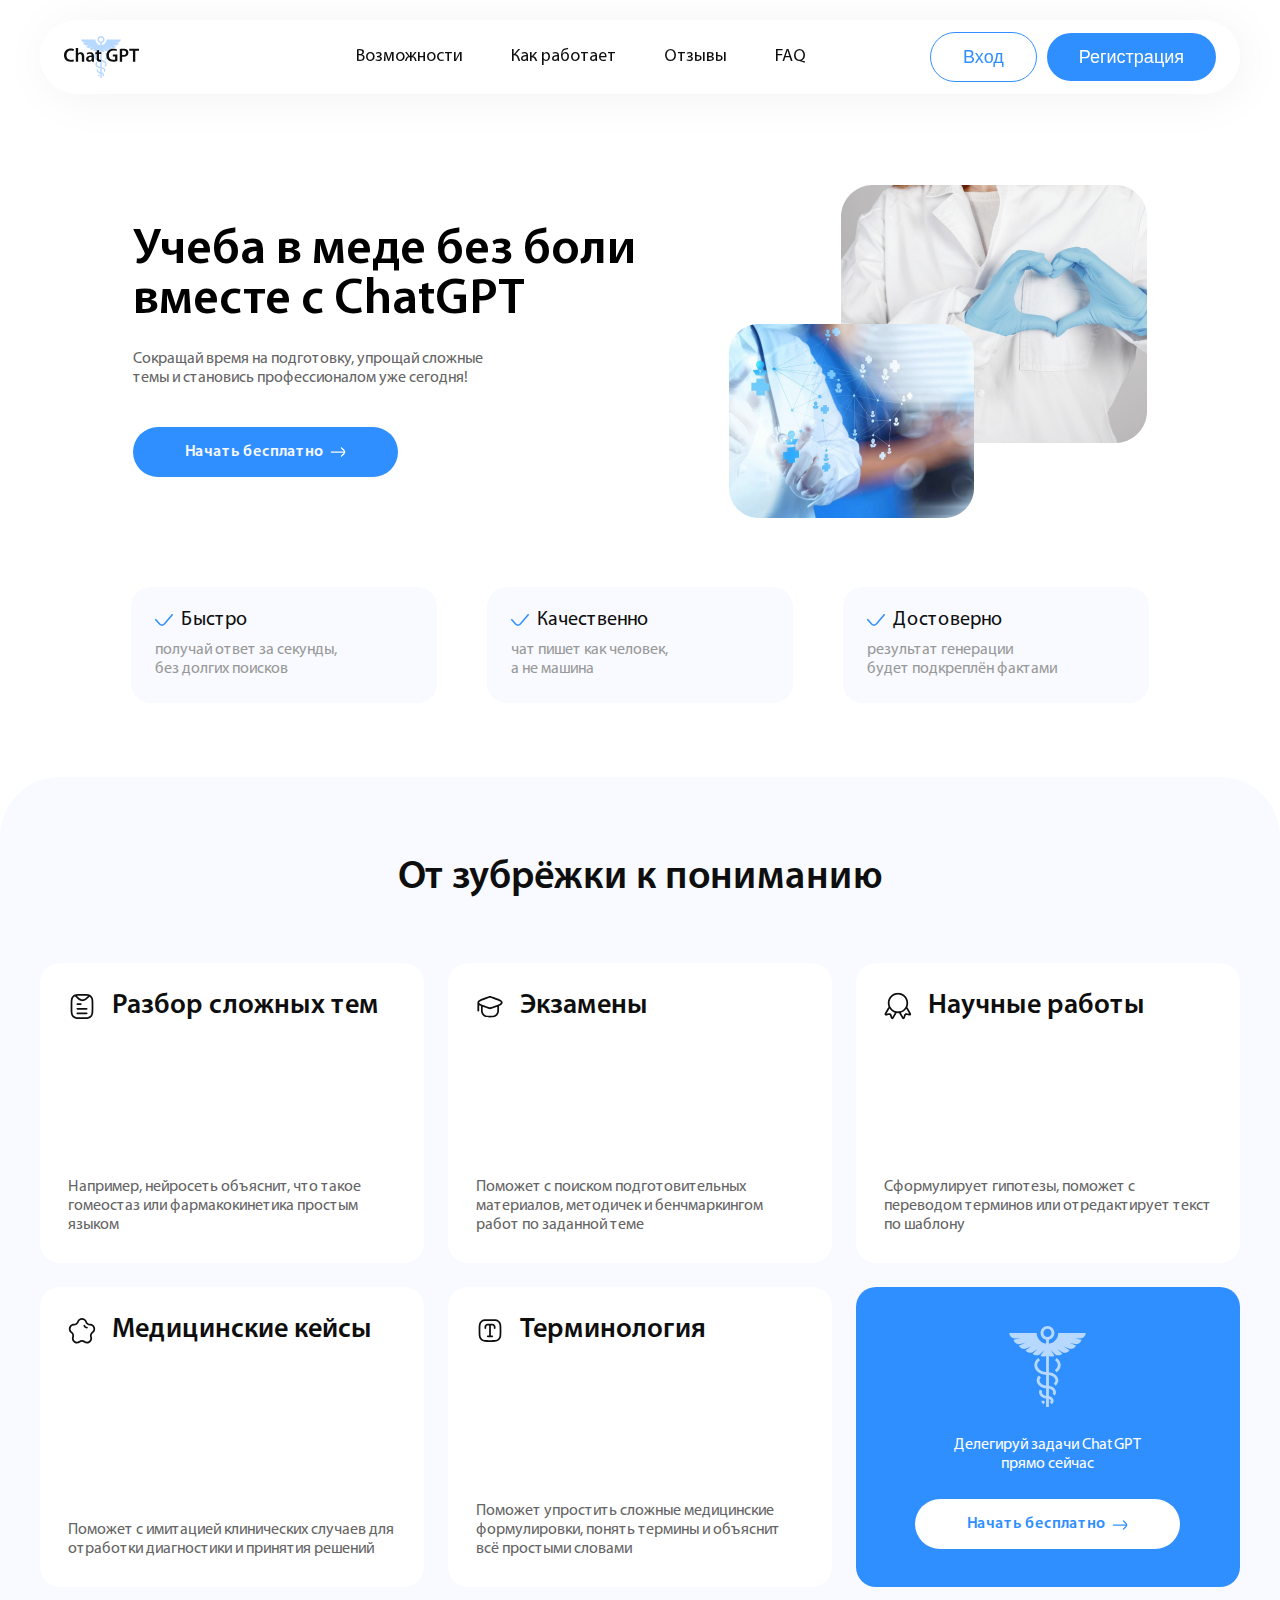
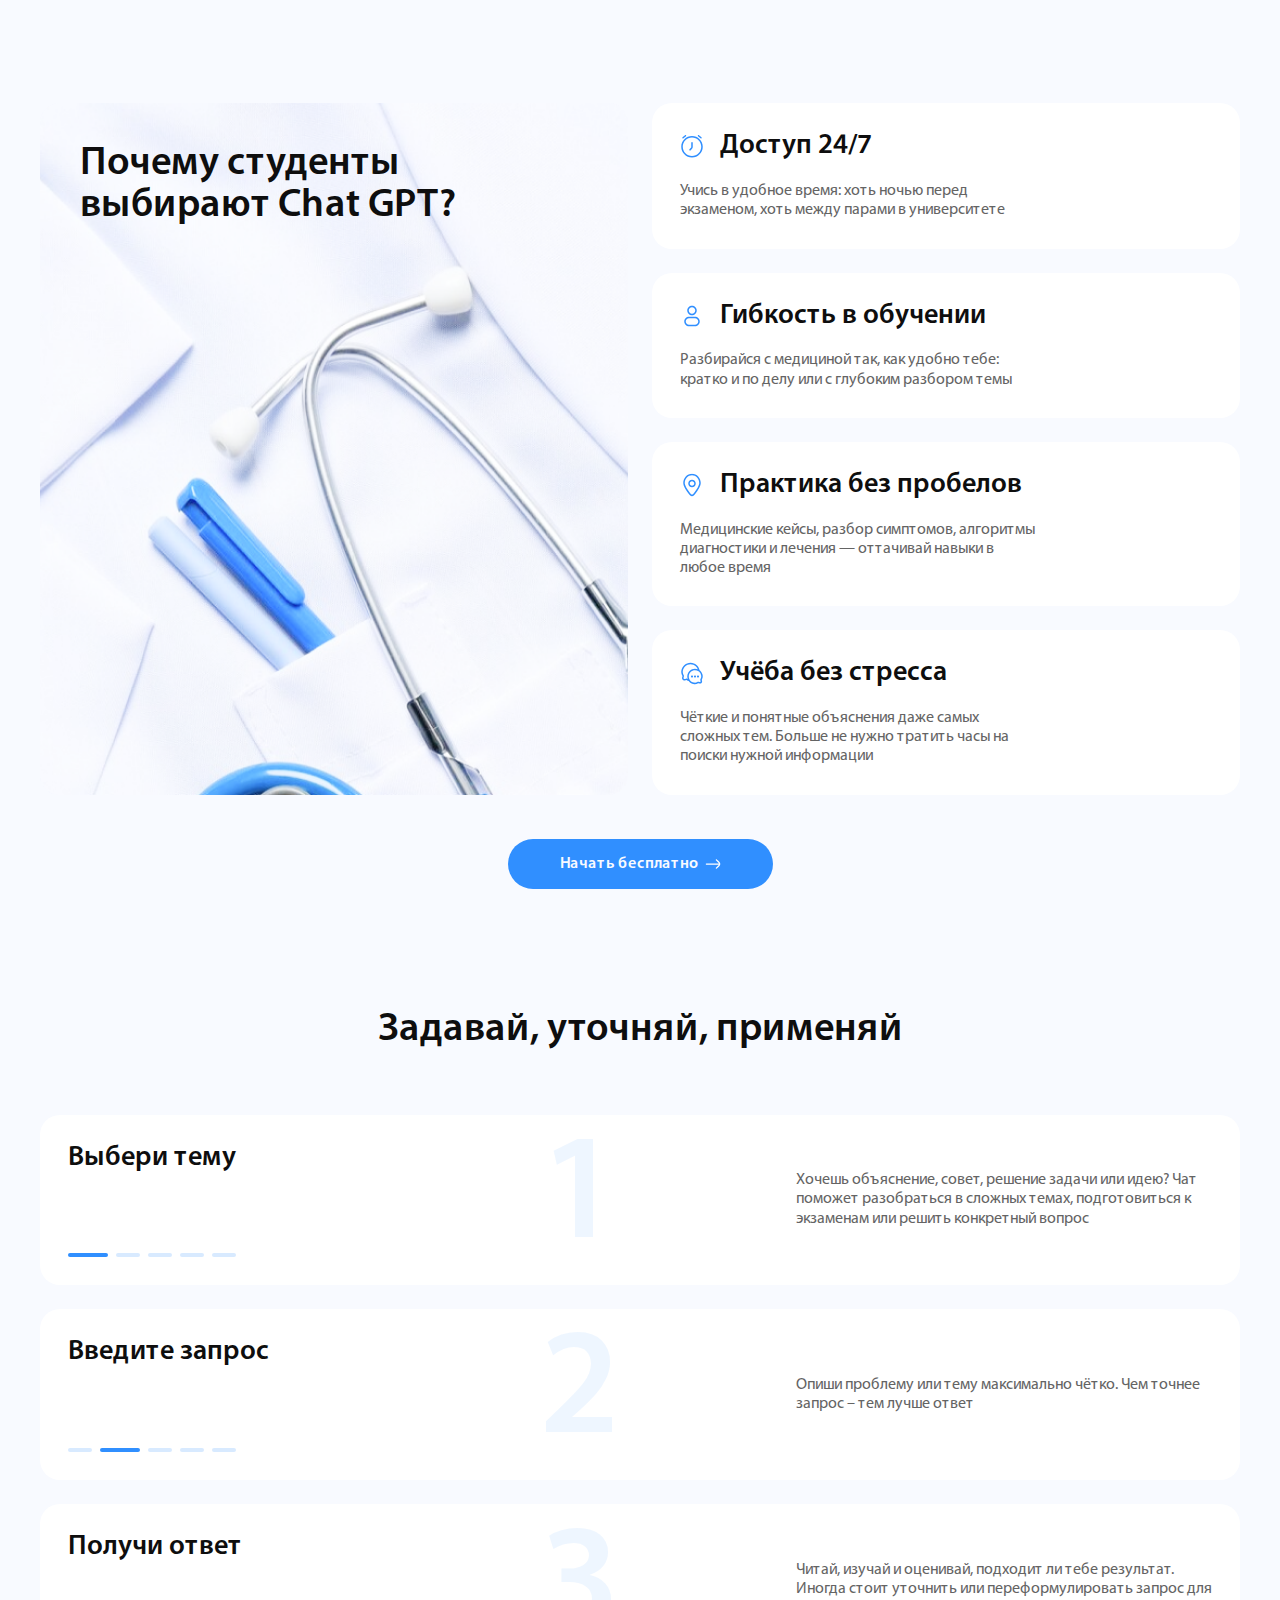
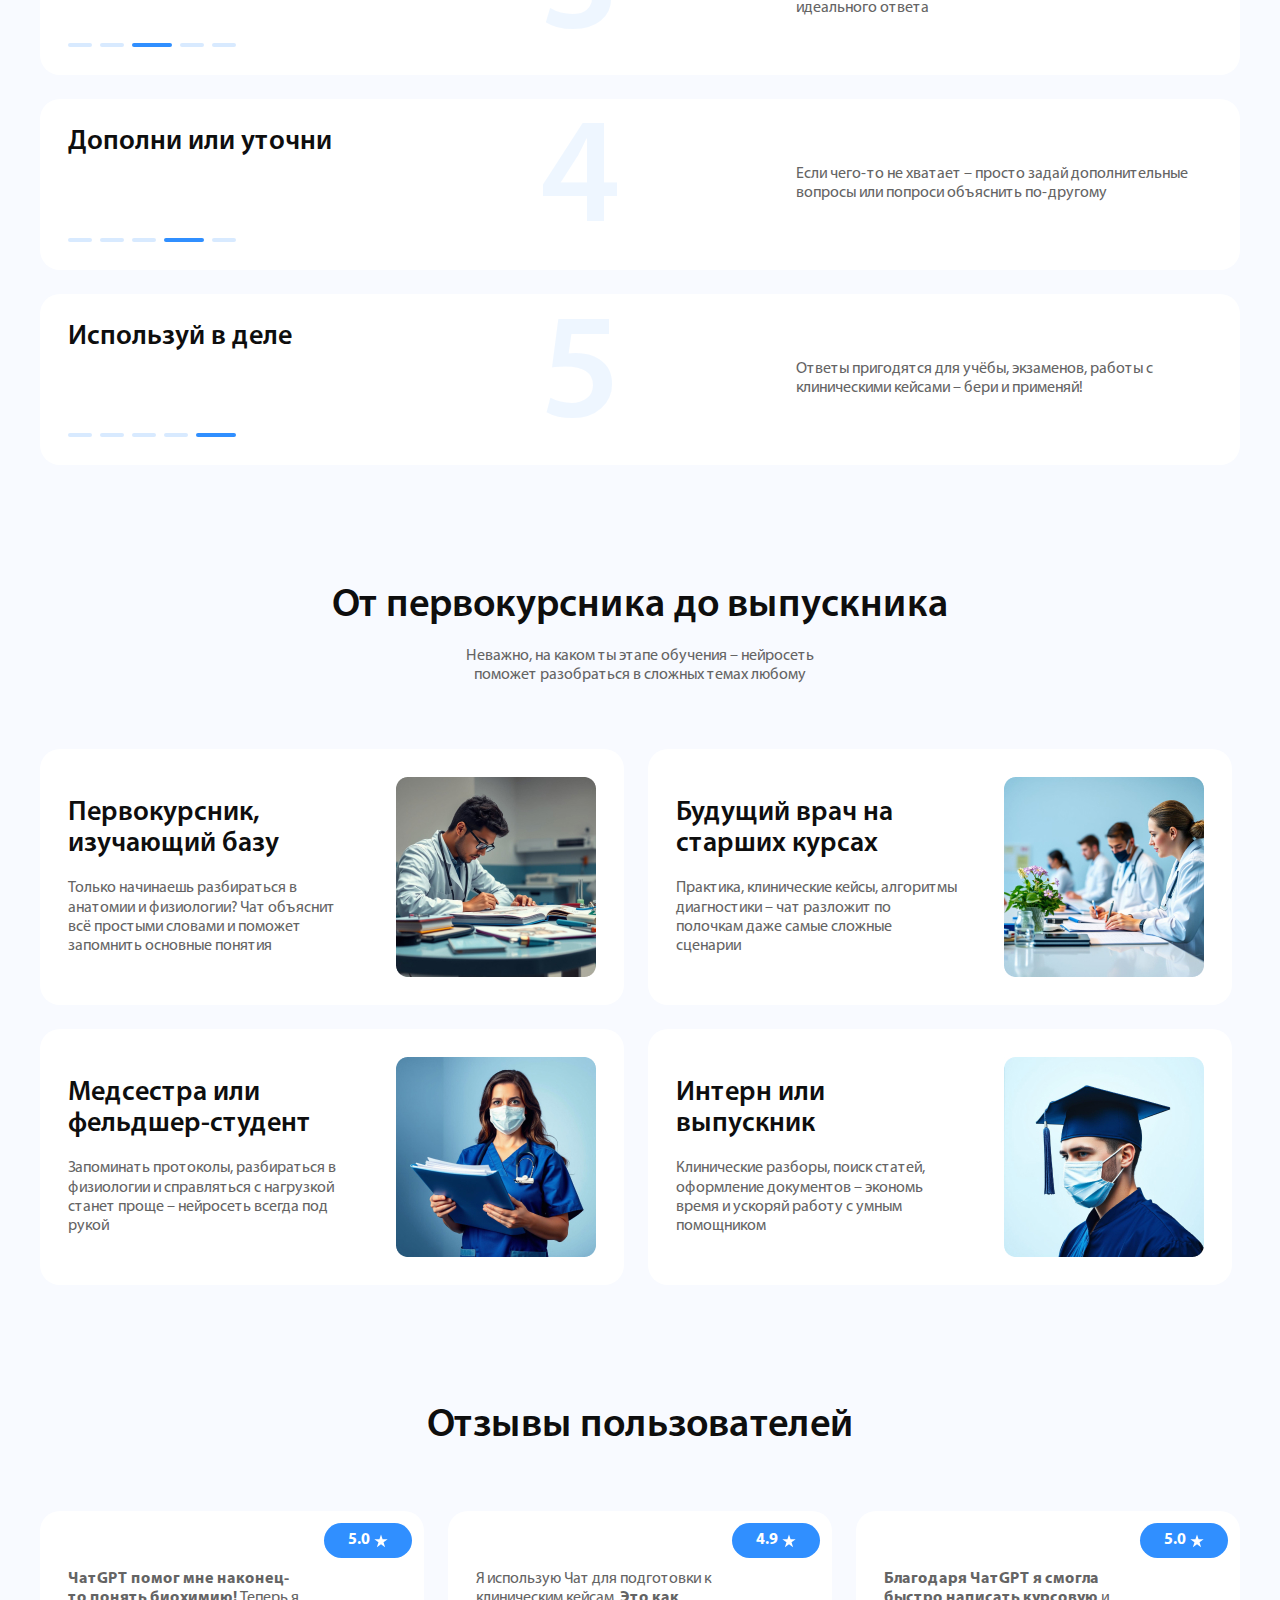
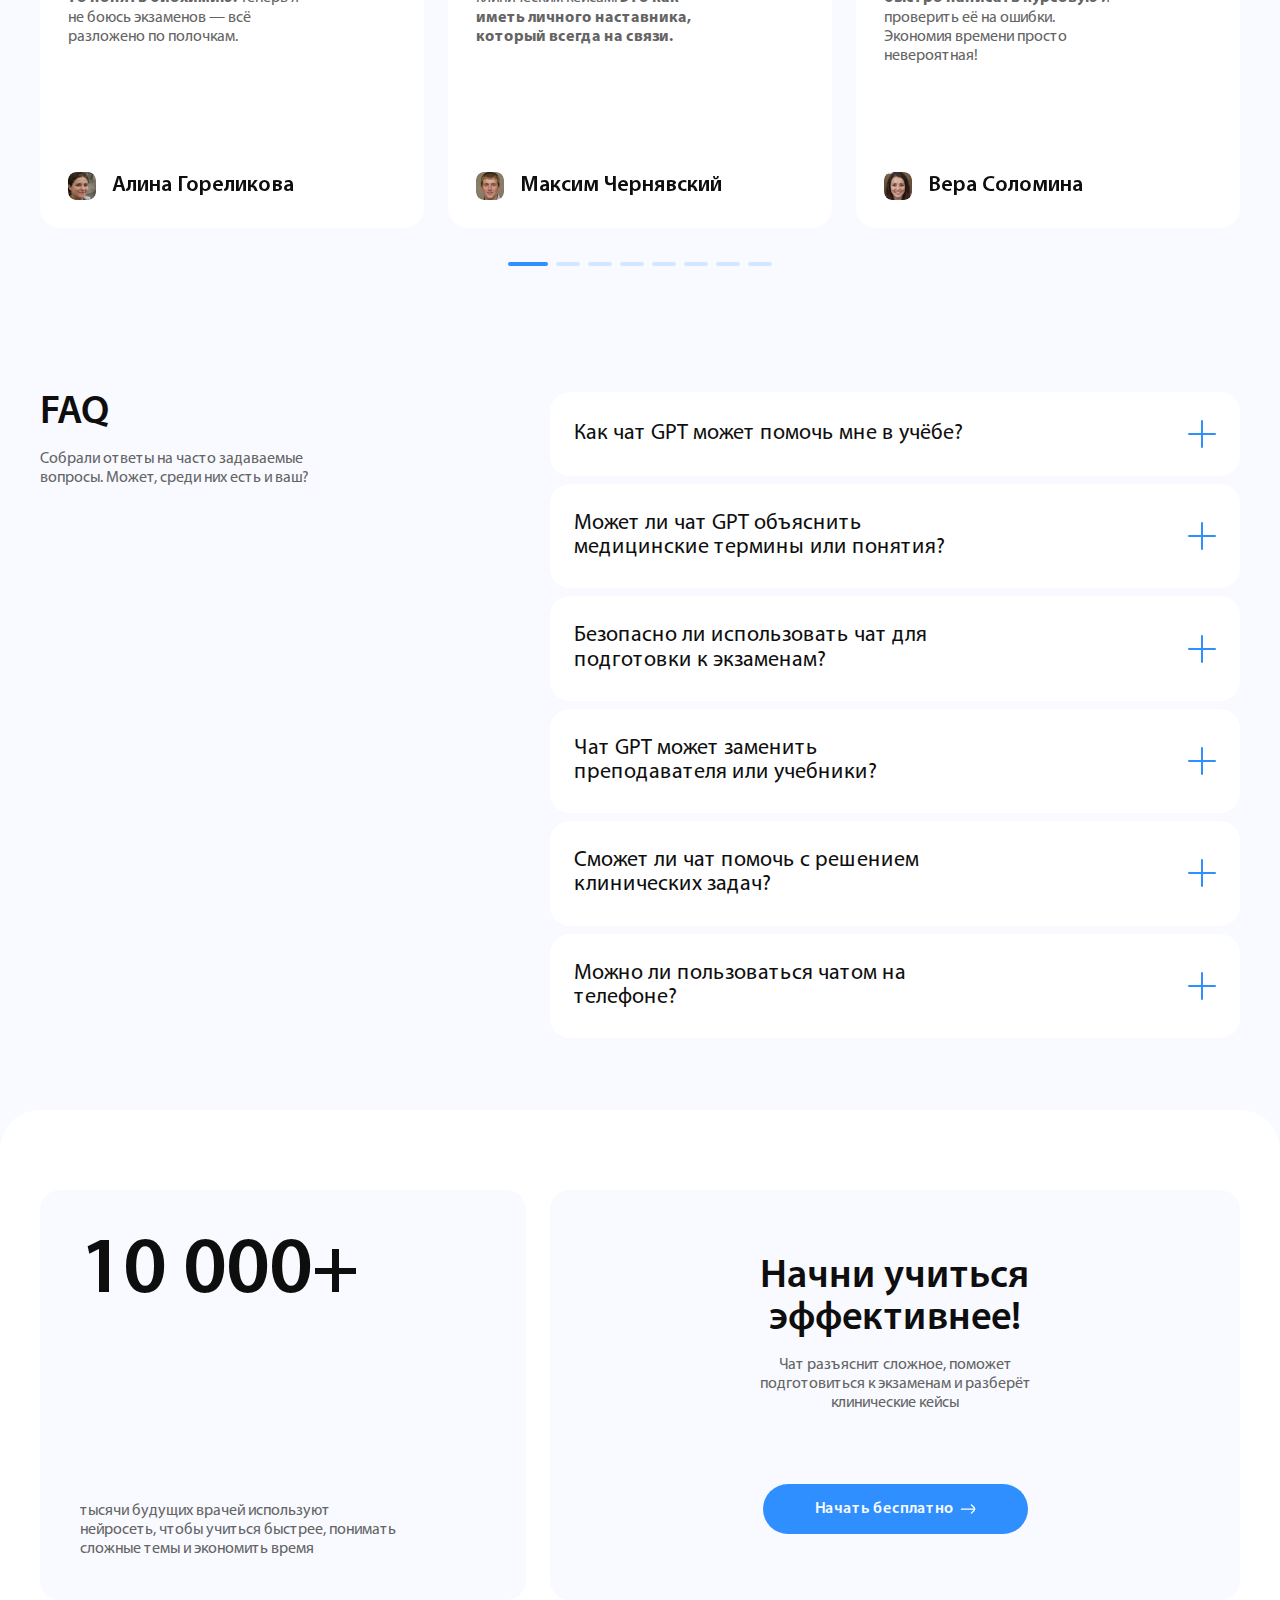
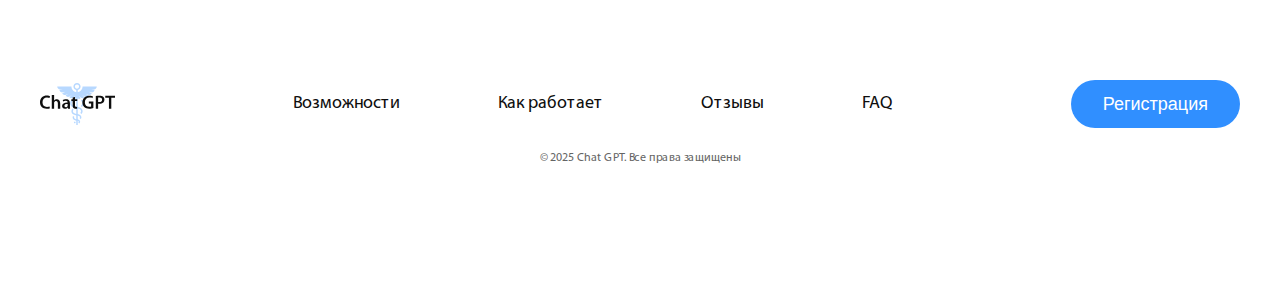
<file: studying.html>
<!DOCTYPE html>
<html lang="ru">
<head>
    <meta charset="UTF-8">
    <meta name="viewport"
          content="width=device-width, user-scalable=no, initial-scale=1.0, maximum-scale=1.0, minimum-scale=1.0">
    <meta http-equiv="X-UA-Compatible" content="ie=edge">
    <title></title>
    <link rel="stylesheet" href="style.css">
</head>
<body>
<header>
    <div class="container">
        <div class="header-main G-align-center G-justify-between">
            <a href="#" class="logo G-flex"><img src="./assets/img/logo.svg" alt="ChatGPT"></a>
            <div class="menu-content">
                <div class="menu-mobile G-align-center">
                    <a href="#" class="logo-mobile-menu G-flex"><img src="./assets/img/logo.svg" alt="ChatGPT"></a>
                    <div class="nav-menu">
                        <ul class="menu-scroll G-align-center">
                            <li><a href="#features">Возможности</a></li>
                            <li><a href="#steps">Как работает</a></li>
                            <li><a href="#reviews">Отзывы</a></li>
                            <li><a href="#faq">FAQ</a></li>
                        </ul>
                    </div>
                    <div class="header-btn G-align-center">
                        <button class="btn-login">Вход</button>
                        <button class="btn-register">Регистрация</button>
                    </div>
                </div>
            </div>
            <div class="open-menu">
                <span></span>
                <span></span>
                <span></span>
            </div>
        </div>
    </div>
</header>

<section class="network-medical-main">
    <div class="container">
        <div class="network-medical G-align-center G-justify-center">
            <div class="network-medical-info">
                <h1>Учеба в меде без боли вместе с ChatGPT</h1>
                <p>
                    Сокращай время на подготовку, упрощай сложные
                    темы и становись профессионалом уже сегодня!
                </p>
                <a href="#" class="btn-blue">
                    <span>Начать бесплатно</span>
                    <i class="icon icon-arrow-right"></i>
                </a>
            </div>
            <div class="network-medical-photo G-flex">
                <img src="./assets/img/medical.webp" alt="medical">
            </div>
        </div>
        <div class="network-medical-cnt G-justify-center">
            <div class="network-medical-box">
                <div class="network-medical-name G-align-center">
                    <i class="icon-check"></i>
                    <span>Быстро</span>
                </div>
                <p>получай ответ за секунды, без долгих поисков</p>
            </div>
            <div class="network-medical-box">
                <div class="network-medical-name G-align-center">
                    <i class="icon-check"></i>
                    <span>Качественно</span>
                </div>
                <p>чат пишет как человек, а не машина</p>
            </div>
            <div class="network-medical-box">
                <div class="network-medical-name G-align-center">
                    <i class="icon-check"></i>
                    <span>Достоверно</span>
                </div>
                <p>результат генерации будет подкреплён фактами</p>
            </div>
        </div>
    </div>
</section>

<section id="features" class="from-cram">
    <div class="from-cram-fon">
        <div class="container">
            <h2>От зубрёжки к пониманию</h2>
            <div class="from-cram-cnt G-flex-wrap">
                <div class="from-cram-box G-flex-column G-justify-between">
                    <div class="from-cram-title G-align-center">
                        <img src="./assets/img/icon/document.svg" alt="document">
                        <h3>Разбор сложных тем</h3>
                    </div>
                    <p>
                        Например, нейросеть объяснит, что такое гомеостаз или фармакокинетика простым языком
                    </p>
                </div>
                <div class="from-cram-box G-flex-column G-justify-between">
                    <div class="from-cram-title G-align-center">
                        <img src="./assets/img/icon/education.svg" alt="education">
                        <h3>Экзамены</h3>
                    </div>
                    <p>
                        Поможет с поиском подготовительных материалов, методичек
                        и бенчмаркингом работ по заданной теме
                    </p>
                </div>
                <div class="from-cram-box G-flex-column G-justify-between">
                    <div class="from-cram-title G-align-center">
                        <img src="./assets/img/icon/award.svg" alt="award">
                        <h3>Научные работы</h3>
                    </div>
                    <p>
                        Сформулирует гипотезы, поможет с переводом терминов или отредактирует текст по шаблону
                    </p>
                </div>
                <div class="from-cram-box G-flex-column G-justify-between">
                    <div class="from-cram-title G-align-center">
                        <img src="./assets/img/icon/star.svg" alt="star">
                        <h3>Медицинские кейсы</h3>
                    </div>
                    <p>
                        Поможет с имитацией клинических случаев для отработки диагностики и принятия решений
                    </p>
                </div>
                <div class="from-cram-box G-flex-column G-justify-between">
                    <div class="from-cram-title G-align-center">
                        <img src="./assets/img/icon/text.svg" alt="text">
                        <h3>Терминология</h3>
                    </div>
                    <p>
                        Поможет упростить сложные медицинские формулировки, понять термины и объяснит всё простыми словами
                    </p>
                </div>

                <div class="delegate-tasks G-flex-column G-justify-center G-align-center">
                    <img src="./assets/img/icon/medicine-logo.svg" alt="medicine-logo">
                    <p>Делегируй задачи ChatGPT прямо сейчас</p>
                    <a href="#" class="btn-white G-center">
                        <span>Начать бесплатно</span>
                        <i class="icon icon-arrow-right"></i>
                    </a>
                </div>
            </div>
            <div class="from-cram-mobile">
                <div class="swiper from-cram-slider">
                    <div class="swiper-wrapper">
                        <div class="swiper-slide">
                            <div class="from-cram-box G-flex-column G-justify-between">
                                <div class="from-cram-title G-align-center">
                                    <img src="./assets/img/icon/document.svg" alt="document">
                                    <h3>Разбор сложных тем</h3>
                                </div>
                                <p>
                                    Например, нейросеть объяснит, что такое гомеостаз или фармакокинетика простым языком
                                </p>
                            </div>
                        </div>
                        <div class="swiper-slide">
                            <div class="from-cram-box G-flex-column G-justify-between">
                                <div class="from-cram-title G-align-center">
                                    <img src="./assets/img/icon/education.svg" alt="education">
                                    <h3>Экзамены</h3>
                                </div>
                                <p>
                                    Поможет с поиском подготовительных материалов, методичек
                                    и бенчмаркингом работ по заданной теме
                                </p>
                            </div>
                        </div>
                        <div class="swiper-slide">
                            <div class="from-cram-box G-flex-column G-justify-between">
                                <div class="from-cram-title G-align-center">
                                    <img src="./assets/img/icon/award.svg" alt="award">
                                    <h3>Научные работы</h3>
                                </div>
                                <p>
                                    Сформулирует гипотезы, поможет с переводом терминов или отредактирует текст по шаблону
                                </p>
                            </div>
                        </div>
                        <div class="swiper-slide">
                            <div class="from-cram-box G-flex-column G-justify-between">
                                <div class="from-cram-title G-align-center">
                                    <img src="./assets/img/icon/text.svg" alt="text">
                                    <h3>Терминология</h3>
                                </div>
                                <p>
                                    Поможет упростить сложные медицинские формулировки, понять термины и объяснит всё простыми словами
                                </p>
                            </div>
                        </div>
                    </div>
                    <div class="from-cram-pagination swiper-pagination"></div>
                </div>

                <div class="delegate-tasks G-flex-column G-justify-center G-align-center">
                    <img src="./assets/img/icon/medicine-logo.svg" alt="medicine-logo">
                    <p>Делегируй задачи ChatGPT прямо сейчас</p>
                    <a href="#" class="btn-white G-center">
                        <span>Начать бесплатно</span>
                        <i class="icon icon-arrow-right"></i>
                    </a>
                </div>

            </div>
        </div>
    </div>
</section>

<section class="students-main ">
    <div class="container">
        <div class="students-cnt G-justify-between">
            <div class="students-title">
                <h2>Почему студенты выбирают Chat GPT?</h2>
                <img src="./assets/img/students-pic.webp" alt="students">
            </div>
            <div class="students-info G-flex-column">
                <div class="students-box">
                    <div class="students-name G-align-center">
                        <img src="./assets/img/icon/time-circle.svg" alt="time">
                        <h3>Доступ 24/7</h3>
                    </div>
                    <p>
                        Учись в удобное время: хоть ночью перед экзаменом, хоть между парами в университете
                    </p>
                </div>
                <div class="students-box">
                    <div class="students-name G-align-center">
                        <img src="./assets/img/icon/profile.svg" alt="profile">
                        <h3>Гибкость в обучении</h3>
                    </div>
                    <p>
                        Разбирайся с медициной так, как удобно тебе: кратко и по делу или с глубоким разбором темы
                    </p>
                </div>
                <div class="students-box">
                    <div class="students-name G-align-center">
                        <img src="./assets/img/icon/location.svg" alt="location">
                        <h3>Практика без пробелов</h3>
                    </div>
                    <p>
                        Медицинские кейсы, разбор симптомов, алгоритмы диагностики и лечения — оттачивай навыки в любое время
                    </p>
                </div>
                <div class="students-box">
                    <div class="students-name G-align-center">
                        <img src="./assets/img/icon/messages.svg" alt="messages">
                        <h3>Учёба без стресса</h3>
                    </div>
                    <p>
                        Чёткие и понятные объяснения даже самых сложных тем. Больше не нужно тратить часы на поиски нужной информации
                    </p>
                </div>
            </div>
        </div>
        <div class="students-btn G-justify-center">
            <a href="#" class="btn-blue">
                <span>Начать бесплатно</span>
                <i class="icon icon-arrow-right"></i>
            </a>
        </div>
    </div>
</section>
<section id="steps" class="clarify-apply ">
    <div class="container">
        <h2>Задавай, уточняй, применяй</h2>
        <div class="clarify-apply-cnt">
            <div class="clarify-apply-box G-justify-between G-align-center">
                <div class="clarify-apply-name">
                    <h3>Выбери тему</h3>
                    <ul class="G-align-center">
                        <li class="clarify-apply-act"></li>
                        <li></li>
                        <li></li>
                        <li></li>
                        <li></li>
                    </ul>
                </div>
                <strong class="clarify-apply-count">1</strong>
                <p>
                    Хочешь объяснение, совет, решение задачи или идею? Чат поможет разобраться в сложных темах, подготовиться
                    к экзаменам или решить конкретный вопрос
                </p>
            </div>
            <div class="clarify-apply-box G-justify-between G-align-center">
                <div class="clarify-apply-name">
                    <h3>Введите запрос</h3>
                    <ul class="G-align-center">
                        <li></li>
                        <li class="clarify-apply-act"></li>
                        <li></li>
                        <li></li>
                        <li></li>
                    </ul>
                </div>
                <strong class="clarify-apply-count">2</strong>
                <p>
                    Опиши проблему или тему максимально чётко. Чем точнее запрос – тем лучше ответ
                </p>
            </div>
            <div class="clarify-apply-box G-justify-between G-align-center">
                <div class="clarify-apply-name">
                    <h3>Получи ответ</h3>
                    <ul class="G-align-center">
                        <li></li>
                        <li></li>
                        <li class="clarify-apply-act"></li>
                        <li></li>
                        <li></li>
                    </ul>
                </div>
                <strong class="clarify-apply-count">3</strong>
                <p>
                    Читай, изучай и оценивай, подходит ли тебе результат. Иногда стоит уточнить или переформулировать запрос для идеального ответа
                </p>
            </div>
            <div class="clarify-apply-box G-justify-between G-align-center">
                <div class="clarify-apply-name">
                    <h3>Дополни или уточни</h3>
                    <ul class="G-align-center">
                        <li></li>
                        <li></li>
                        <li></li>
                        <li class="clarify-apply-act"></li>
                        <li></li>
                    </ul>
                </div>
                <strong class="clarify-apply-count">4</strong>
                <p>
                    Если чего-то не хватает – просто задай дополнительные вопросы или попроси объяснить по-другому
                </p>
            </div>
            <div class="clarify-apply-box G-justify-between G-align-center">
                <div class="clarify-apply-name">
                    <h3>Используй в деле</h3>
                    <ul class="G-align-center">
                        <li></li>
                        <li></li>
                        <li></li>
                        <li></li>
                        <li class="clarify-apply-act"></li>
                    </ul>
                </div>
                <strong class="clarify-apply-count">5</strong>
                <p>
                    Ответы пригодятся для учёбы, экзаменов, работы с клиническими кейсами – бери и применяй!
                </p>
            </div>


        </div>
    </div>
</section>

<section class="freshman-main ">
    <div class="container">
        <div class="freshman-title G-flex-column G-align-center">
            <h2>От первокурсника до выпускника</h2>
            <p>Неважно, на каком ты этапе обучения – нейросеть поможет разобраться в сложных темах любому</p>
        </div>
        <div class="freshman-wrap G-flex-wrap">
            <div class="freshman-box G-align-center">
                <div class="freshman-name">
                    <h3>Первокурсник, изучающий базу</h3>
                    <p>
                        Только начинаешь разбираться
                        в анатомии и физиологии? Чат объяснит всё простыми словами
                        и поможет запомнить основные понятия
                    </p>
                </div>
                <div class="freshman-photo">
                    <img src="./assets/img/freshman-1.webp" alt="freshman">
                </div>
            </div>
            <div class="freshman-box G-align-center">
                <div class="freshman-name">
                    <h3>Будущий врач
                        на старших курсах</h3>
                    <p>
                        Практика, клинические кейсы, алгоритмы диагностики – чат разложит по полочкам даже самые сложные сценарии
                    </p>
                </div>
                <div class="freshman-photo">
                    <img src="./assets/img/freshman-2.webp" alt="freshman">
                </div>
            </div>
            <div class="freshman-box G-align-center">
                <div class="freshman-name">
                    <h3>Медсестра или фельдшер-студент</h3>
                    <p>
                        Запоминать протоколы, разбираться в физиологии и справляться
                        с нагрузкой станет проще – нейросеть всегда под рукой
                    </p>
                </div>
                <div class="freshman-photo">
                    <img src="./assets/img/freshman-3.webp" alt="freshman">
                </div>
            </div>
            <div class="freshman-box G-align-center">
                <div class="freshman-name">
                    <h3>Интерн или выпускник</h3>
                    <p>
                        Клинические разборы, поиск статей, оформление документов – экономь время и ускоряй работу с умным помощником
                    </p>
                </div>
                <div class="freshman-photo">
                    <img src="./assets/img/freshman-4.webp" alt="freshman">
                </div>
            </div>
        </div>
    </div>
</section>

<section id="reviews" class="user-reviews fon">
    <div class="container">
        <h2>Отзывы пользователей</h2>
        <div class="user-reviews-cnt">
            <div class="swiper user-reviews-slider">
                <div class="swiper-wrapper">
                    <div class="swiper-slide">
                        <div class="user-reviews-box">
                            <div class="user-reviews-description">
                                <div class="user-reviews-count G-center">
                                    <span>5.0</span>
                                    <i class="icon-star"></i>
                                </div>
                                <p>
                                    <b>ЧатGPT помог мне наконец-то понять биохимию!</b> Теперь я не боюсь экзаменов — всё разложено по полочкам.
                                </p>
                            </div>
                            <div class="user-reviews-name G-align-center">
                                <img src="./assets/img/user-1.png" alt="user">
                                <h3>Алина Гореликова</h3>
                            </div>
                        </div>
                    </div>
                    <div class="swiper-slide">
                        <div class="user-reviews-box">
                            <div class="user-reviews-description">
                                <div class="user-reviews-count G-center">
                                    <span>4.9</span>
                                    <i class="icon-star"></i>
                                </div>
                                <p>
                                    Я использую Чат для подготовки к клиническим кейсам. <b>Это как иметь личного наставника, который всегда на связи.</b>
                                </p>
                            </div>
                            <div class="user-reviews-name G-align-center">
                                <img src="./assets/img/user-2.png" alt="user">
                                <h3>Максим Чернявский</h3>
                            </div>
                        </div>
                    </div>
                    <div class="swiper-slide">
                        <div class="user-reviews-box">
                            <div class="user-reviews-description">
                                <div class="user-reviews-count G-center">
                                    <span>5.0</span>
                                    <i class="icon-star"></i>
                                </div>
                                <p>
                                    <b>Благодаря ЧатGPT я смогла быстро написать курсовую</b> и проверить её на ошибки. Экономия времени просто невероятная!
                                </p>
                            </div>
                            <div class="user-reviews-name G-align-center">
                                <img src="./assets/img/user-3.png" alt="user">
                                <h3>Вера Соломина</h3>
                            </div>
                        </div>
                    </div>
                    <div class="swiper-slide">
                        <div class="user-reviews-box">
                            <div class="user-reviews-description">
                                <div class="user-reviews-count G-center">
                                    <span>5.0</span>
                                    <i class="icon-star"></i>
                                </div>
                                <p>
                                    <b>ЧатGPT — это находка для старшекурсника.</b> Объясняет сложные вещи проще, чем учебники, и помогает повторить всё перед практикой.
                                </p>
                            </div>
                            <div class="user-reviews-name G-align-center">
                                <img src="./assets/img/user-4.png" alt="user">
                                <h3>Илья Румянцев</h3>
                            </div>
                        </div>
                    </div>
                    <div class="swiper-slide">
                        <div class="user-reviews-box">
                            <div class="user-reviews-description">
                                <div class="user-reviews-count G-center">
                                    <span>5.0</span>
                                    <i class="icon-star"></i>
                                </div>
                                <p>
                                    <b>Чат GPT идеально подходит для разбора анатомии</b> без лишних терминов. Моё обучение стало в разы эффективнее!
                                </p>
                            </div>
                            <div class="user-reviews-name G-align-center">
                                <img src="./assets/img/user-5.png" alt="user">
                                <h3>Екатерина Лазарева</h3>
                            </div>
                        </div>
                    </div>
                    <div class="swiper-slide">
                        <div class="user-reviews-box">
                            <div class="user-reviews-description">
                                <div class="user-reviews-count G-center">
                                    <span>5.0</span>
                                    <i class="icon-star"></i>
                                </div>
                                <p>
                                    Накануне зачёта по фармакологии <b>чат буквально спас меня.</b> Составил карточки для запоминания препаратов за считанные минуты.
                                </p>
                            </div>
                            <div class="user-reviews-name G-align-center">
                                <img src="./assets/img/user-6.png" alt="user">
                                <h3>Даниил Корнеев</h3>
                            </div>
                        </div>
                    </div>
                    <div class="swiper-slide">
                        <div class="user-reviews-box">
                            <div class="user-reviews-description">
                                <div class="user-reviews-count G-center">
                                    <span>5.0</span>
                                    <i class="icon-star"></i>
                                </div>
                                <p>
                                    Рефераты и курсовые перестали быть проблемой — <b>чат помогает не только писать, но и находит актуальные источники.</b> Это реально упрощает жизнь!
                                </p>
                            </div>
                            <div class="user-reviews-name G-align-center">
                                <img src="./assets/img/user-7.png" alt="user">
                                <h3>Анна Светличная</h3>
                            </div>
                        </div>
                    </div>
                    <div class="swiper-slide">
                        <div class="user-reviews-box">
                            <div class="user-reviews-description">
                                <div class="user-reviews-count G-center">
                                    <span>5.0</span>
                                    <i class="icon-star"></i>
                                </div>
                                <p>
                                    Я постоянно использую чат для проверки знаний перед тестами. Это как <b>тренажёр, который всегда под рукой.</b>
                                </p>
                            </div>
                            <div class="user-reviews-name G-align-center">
                                <img src="./assets/img/user-8.png" alt="user">
                                <h3>Глеб Тарасов</h3>
                            </div>
                        </div>
                    </div>
                </div>
            </div>
            <div class="reviews-pagination swiper-pagination"></div>
        </div>
    </div>
</section>
<section id="faq" class="faq ">
    <div class="container">
        <div class="faq-content G-justify-between G-align-start">
            <div class="faq-content-title">
                <h2>FAQ</h2>
                <p>
                    Собрали ответы на часто задаваемые вопросы. Может, среди них есть и ваш?
                </p>
            </div>
            <div id="accordion" class="accordion">
                <div class="accordion-box">
                    <div class="accordion-click link">
                        <h3>Как чат GPT может помочь мне в учёбе?</h3>
                        <span class="accordion-plus"></span>
                    </div>
                    <div class="submenu">
                        <p>
                            Он объясняет сложные темы простыми словами, создаёт карточки для запоминания, помогает готовиться к экзаменам и даже проверяет тексты на ошибки
                        </p>
                    </div>
                </div>
                <div class="accordion-box">
                    <div class="accordion-click link">
                        <h3>Может ли чат GPT объяснить медицинские термины или понятия?</h3>
                        <span class="accordion-plus"></span>
                    </div>
                    <div class="submenu">
                        <p>
                            Конечно! Он объясняет как для новичков, так и на более продвинутом уровне, адаптируясь к вашему запросу
                        </p>
                    </div>
                </div>
                <div class="accordion-box">
                    <div class="accordion-click link">
                        <h3>Безопасно ли использовать чат для подготовки к экзаменам?</h3>
                        <span class="accordion-plus"></span>
                    </div>
                    <div class="submenu">
                        <p>
                            Да, Чат работает на основе проверенных данных и помогает структурировать знания, но всегда проверяйте важную информацию в официальных источниках
                        </p>
                    </div>
                </div>
                <div class="accordion-box">
                    <div class="accordion-click link">
                        <h3>Чат GPT может заменить преподавателя или учебники?</h3>
                        <span class="accordion-plus"></span>
                    </div>
                    <div class="submenu">
                        <p>
                            Нет, он скорее помощник, который дополняет вашу учёбу. Это инструмент, который делает процесс быстрее и удобнее
                        </p>
                    </div>
                </div>
                <div class="accordion-box">
                    <div class="accordion-click link">
                        <h3>Сможет ли чат помочь с решением клинических задач?</h3>
                        <span class="accordion-plus"></span>
                    </div>
                    <div class="submenu">
                        <p>
                            Да, он разбирает алгоритмы диагностики, предлагает логические шаги и помогает анализировать кейсы
                        </p>
                    </div>
                </div>
                <div class="accordion-box">
                    <div class="accordion-click link">
                        <h3>Можно ли пользоваться чатом на телефоне?</h3>
                        <span class="accordion-plus"></span>
                    </div>
                    <div class="submenu">
                        <p>
                            Да, чат доступен с любого устройства с интернетом, будь то компьютер, планшет или смартфон
                        </p>
                    </div>
                </div>
            </div>
        </div>
    </div>
</section>

<footer>
    <div class="container">
        <div class="start-learning G-justify-between ">
            <div class="start-learning-price G-flex-column G-justify-between">
                <strong>10 000+</strong>
                <p>
                    тысячи будущих врачей используют нейросеть, чтобы учиться быстрее, понимать сложные темы и экономить время
                </p>
            </div>
            <div class="start-learning-info G-flex-column G-align-center">
                <h2>Начни учиться эффективнее!</h2>
                <p>
                    Чат разъяснит сложное, поможет подготовиться к экзаменам и разберёт клинические кейсы
                </p>
                <a href="#" class="btn-blue">
                    <span>Начать бесплатно</span>
                    <i class="icon icon-arrow-right"></i>
                </a>
            </div>
        </div>
        <div class="footer-main G-justify-between G-align-center">
            <a href="#" class="logo G-flex"><img src="./assets/img/logo.svg" alt="logo"></a>
            <div class="nav-menu">
                <ul class="menu-scroll G-align-center">
                    <li><a href="#features">Возможности</a></li>
                    <li><a href="#steps">Как работает</a></li>
                    <li><a href="#reviews">Отзывы</a></li>
                    <li><a href="#faq">FAQ</a></li>
                </ul>
            </div>
            <button class="btn-register">Регистрация</button>
        </div>
        <div class="reserved G-center">
            <p>© 2025 Chat GPT. Все права защищены</p>
        </div>
    </div>
</footer>


<script src="assets/js/jquery-3.6.4.js"></script>
<script src="assets/js/swiper-bundle.min.js"></script>
<script src="assets/js/script.js"></script>
</body>
</html>
</file>
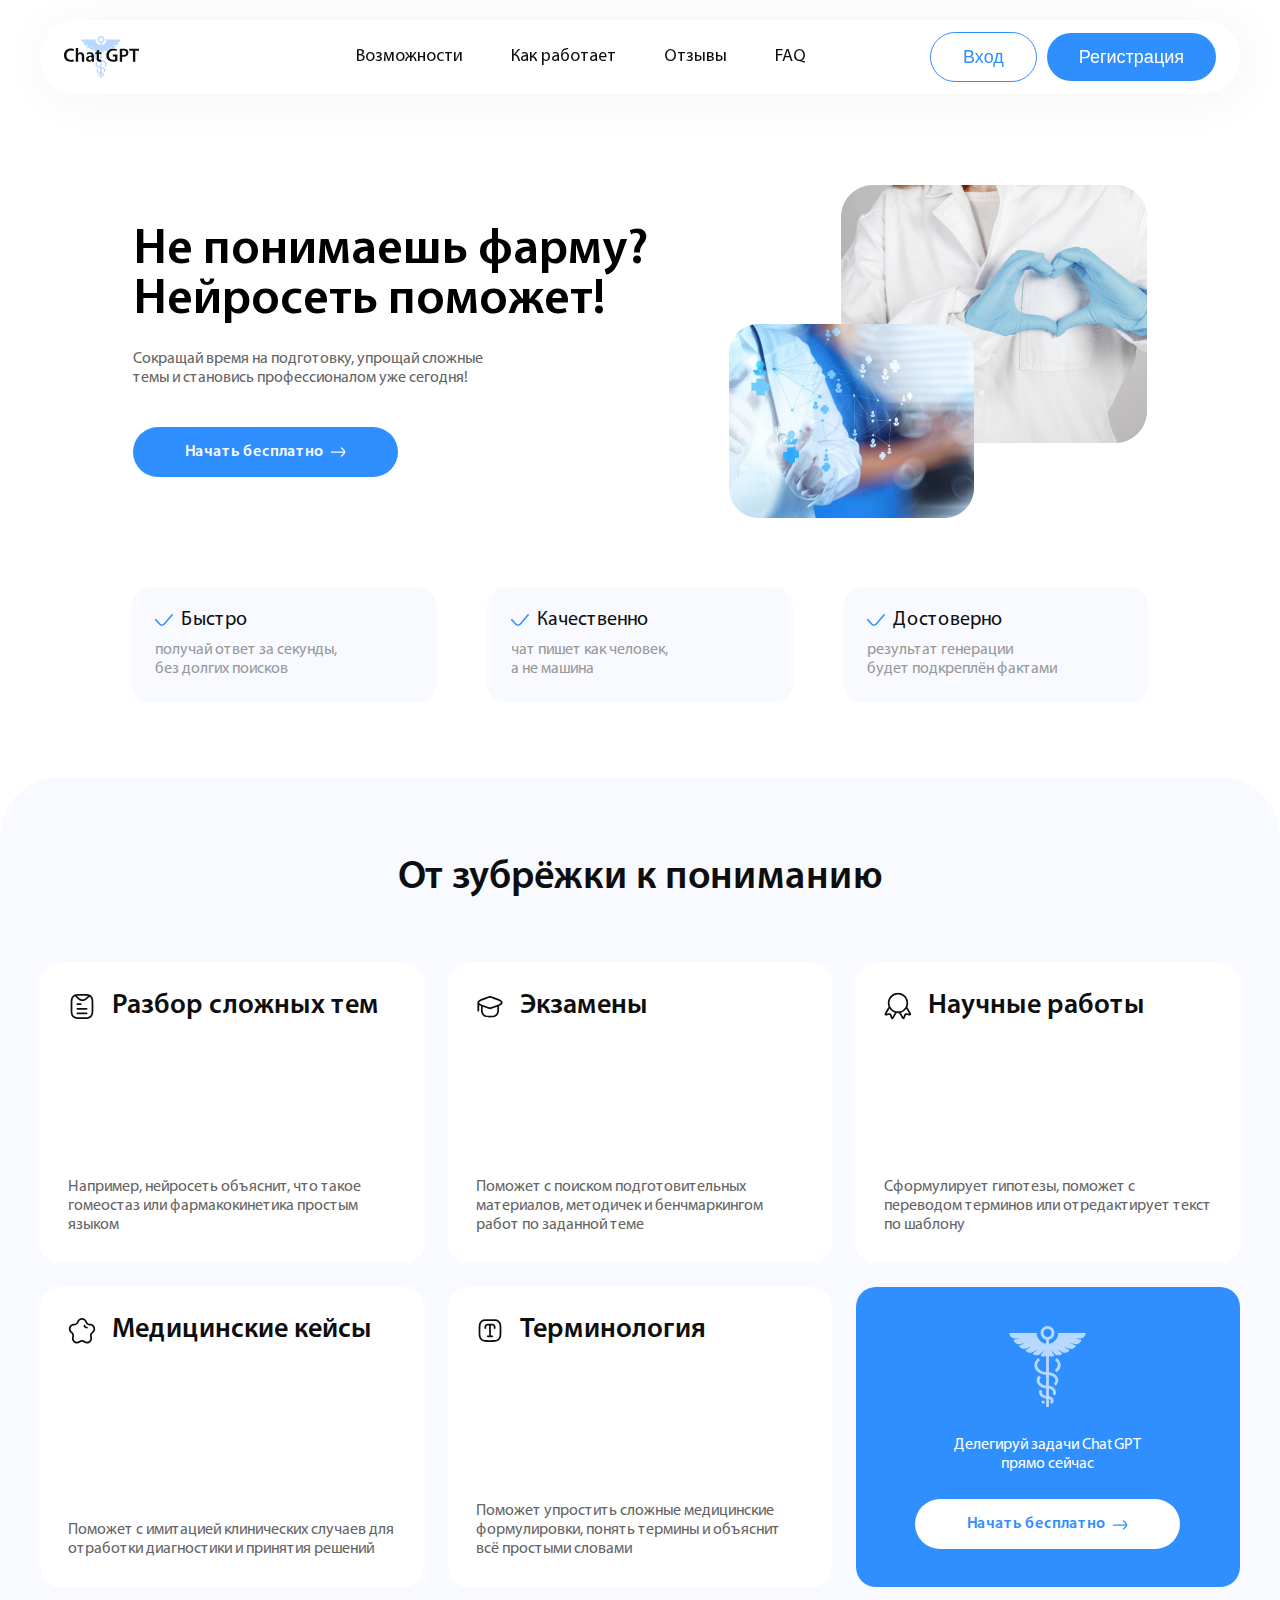
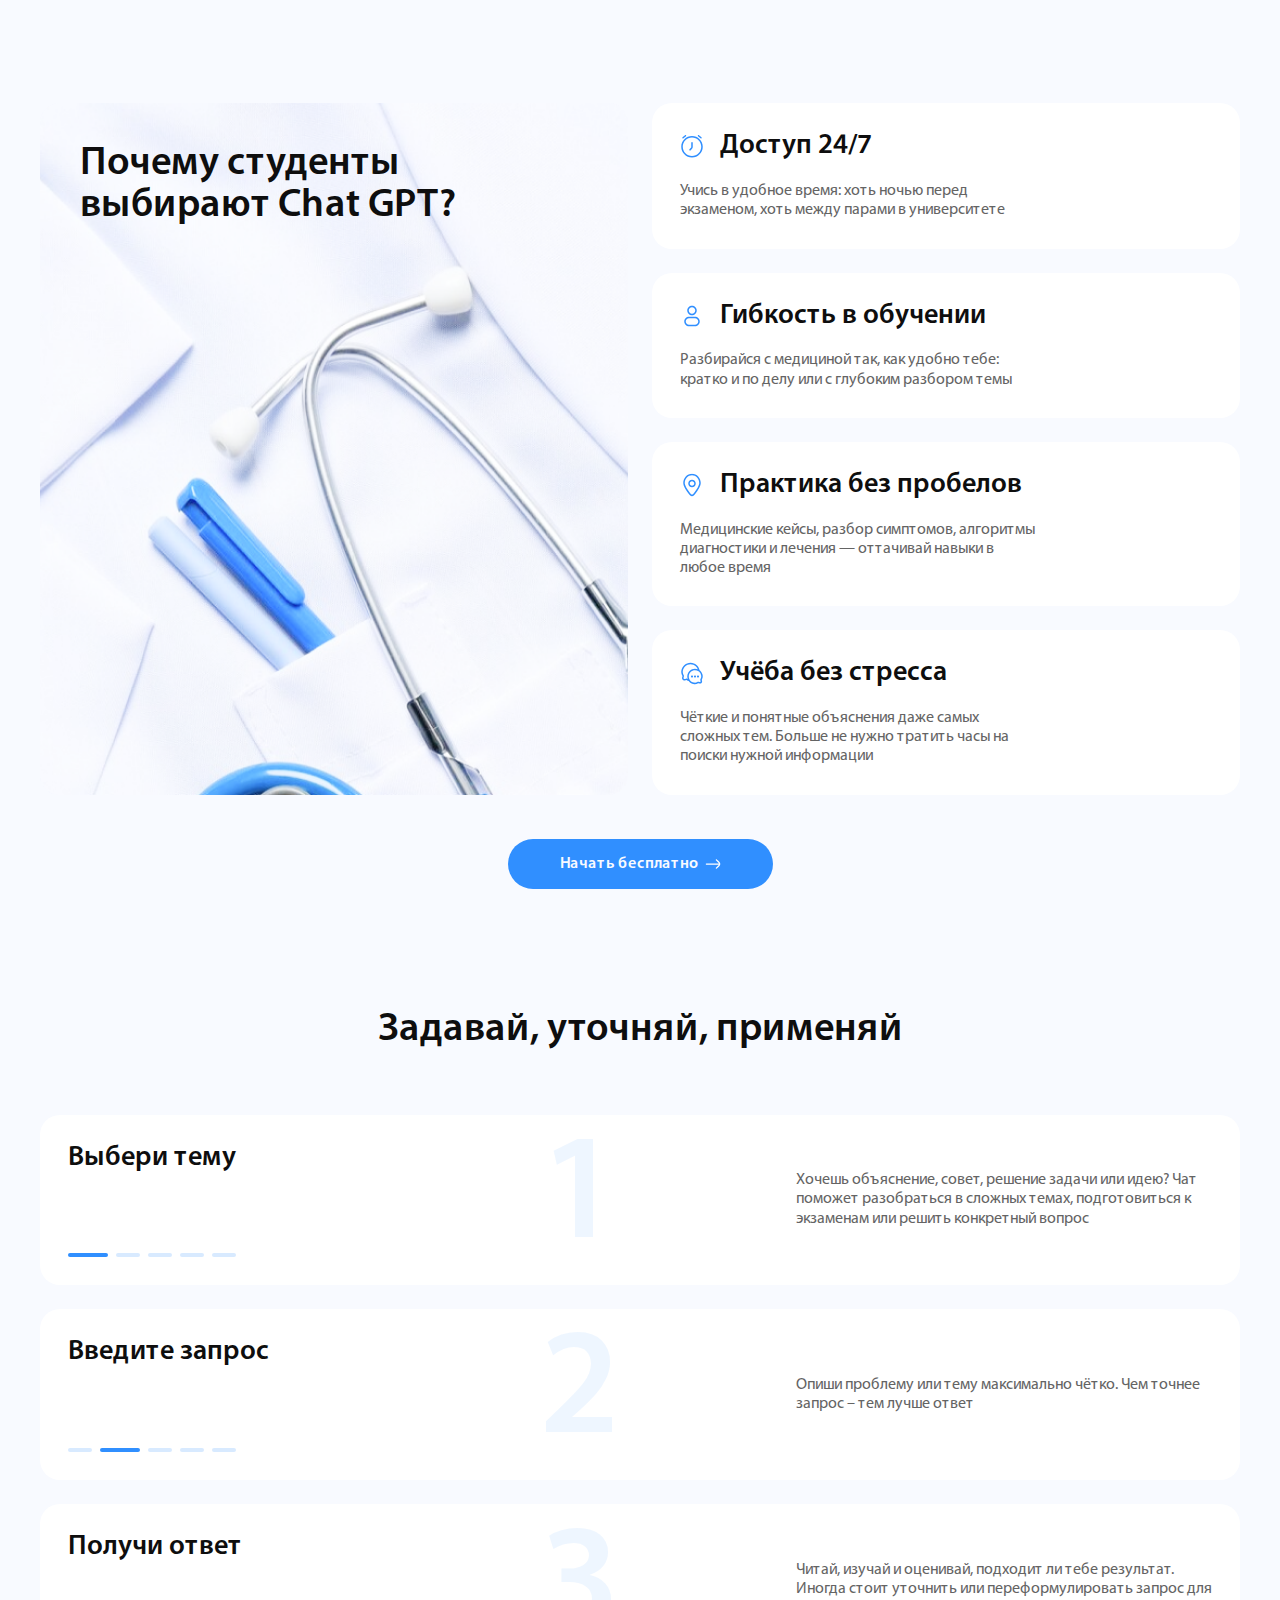
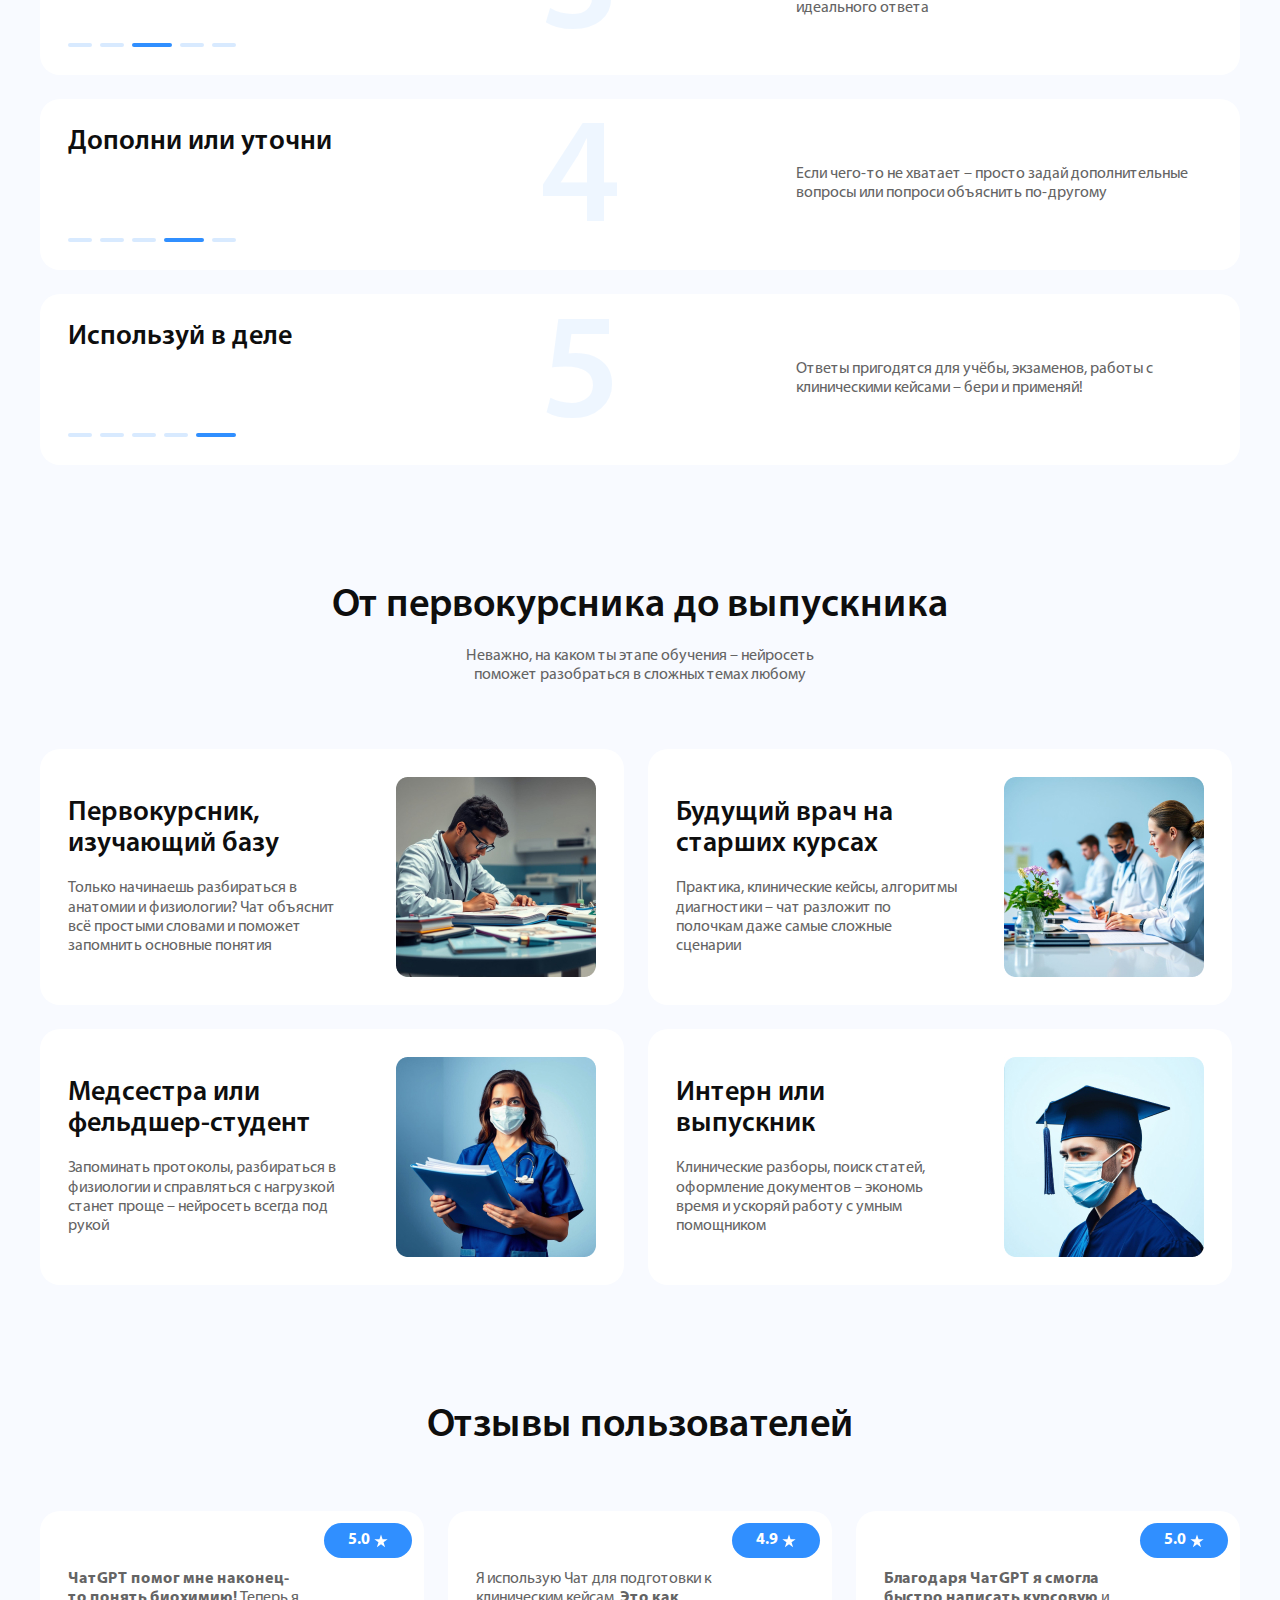
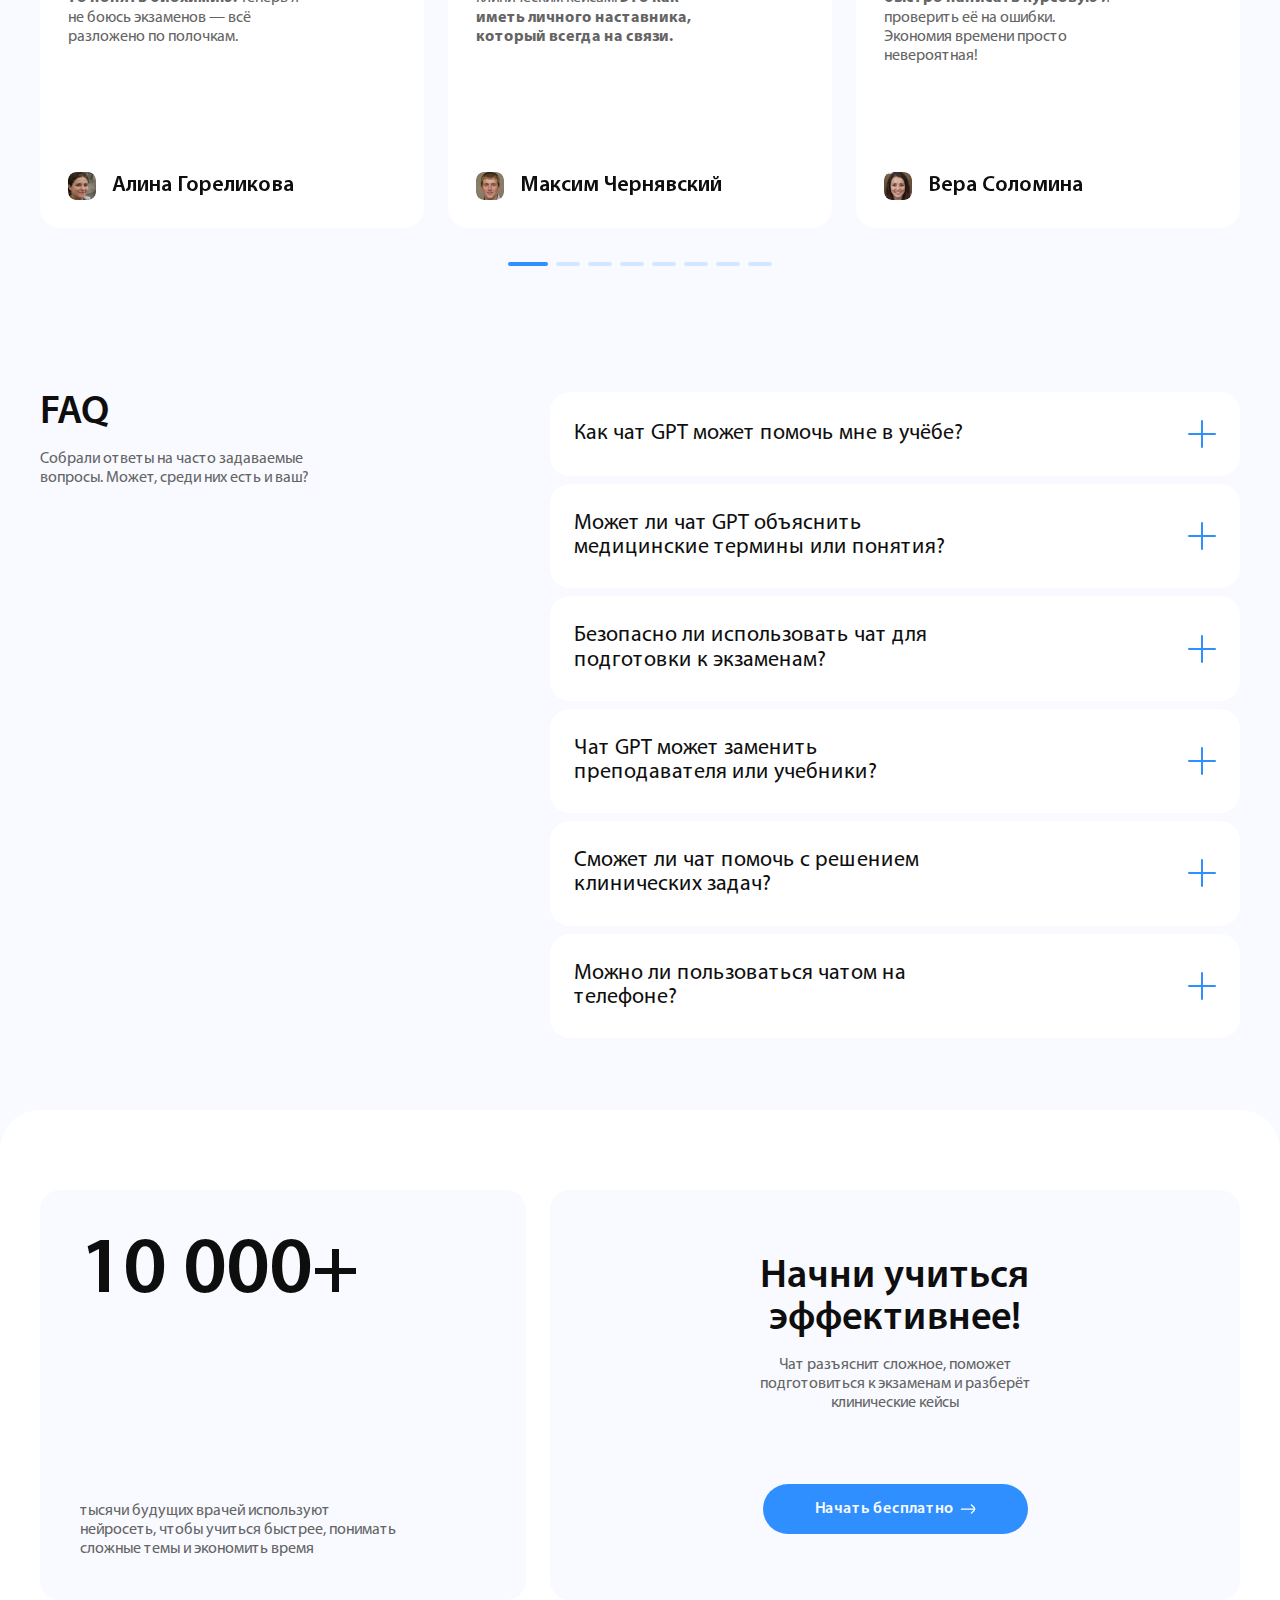
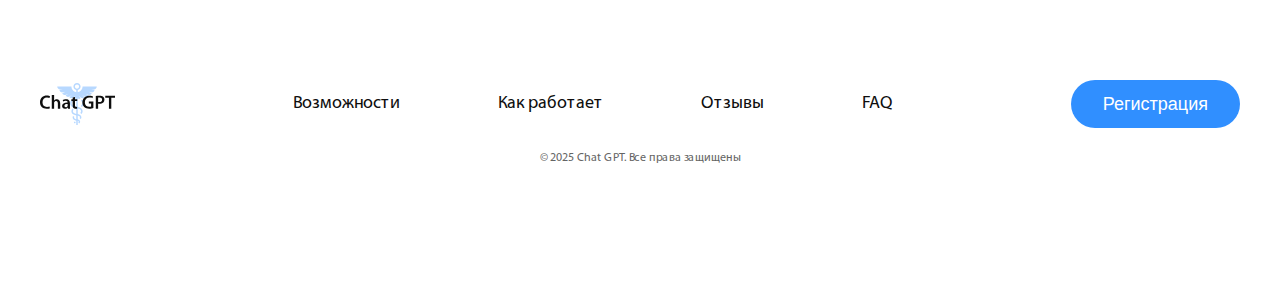
<file: understand-pharma.html>
<!DOCTYPE html>
<html lang="ru">
<head>
    <meta charset="UTF-8">
    <meta name="viewport"
          content="width=device-width, user-scalable=no, initial-scale=1.0, maximum-scale=1.0, minimum-scale=1.0">
    <meta http-equiv="X-UA-Compatible" content="ie=edge">
    <title></title>
    <link rel="stylesheet" href="style.css">
</head>
<body>
<header>
    <div class="container">
        <div class="header-main G-align-center G-justify-between">
            <a href="#" class="logo G-flex"><img src="./assets/img/logo.svg" alt="ChatGPT"></a>
            <div class="menu-content">
                <div class="menu-mobile G-align-center">
                    <a href="#" class="logo-mobile-menu G-flex"><img src="./assets/img/logo.svg" alt="ChatGPT"></a>
                    <div class="nav-menu">
                        <ul class="menu-scroll G-align-center">
                            <li><a href="#features">Возможности</a></li>
                            <li><a href="#steps">Как работает</a></li>
                            <li><a href="#reviews">Отзывы</a></li>
                            <li><a href="#faq">FAQ</a></li>
                        </ul>
                    </div>
                    <div class="header-btn G-align-center">
                        <button class="btn-login">Вход</button>
                        <button class="btn-register">Регистрация</button>
                    </div>
                </div>
            </div>
            <div class="open-menu">
                <span></span>
                <span></span>
                <span></span>
            </div>
        </div>
    </div>
</header>

<section class="network-medical-main">
    <div class="container">
        <div class="network-medical G-align-center G-justify-center">
            <div class="network-medical-info">
                <h1>Не понимаешь фарму? Нейросеть поможет!</h1>
                <p>
                    Сокращай время на подготовку, упрощай сложные темы и становись профессионалом уже сегодня!
                </p>
                <a href="#" class="btn-blue">
                    <span>Начать бесплатно</span>
                    <i class="icon icon-arrow-right"></i>
                </a>
            </div>
            <div class="network-medical-photo G-flex">
                <img src="./assets/img/medical.webp" alt="medical">
            </div>
        </div>
        <div class="network-medical-cnt G-justify-center">
            <div class="network-medical-box">
                <div class="network-medical-name G-align-center">
                    <i class="icon-check"></i>
                    <span>Быстро</span>
                </div>
                <p>получай ответ за секунды, без долгих поисков</p>
            </div>
            <div class="network-medical-box">
                <div class="network-medical-name G-align-center">
                    <i class="icon-check"></i>
                    <span>Качественно</span>
                </div>
                <p>чат пишет как человек, а не машина</p>
            </div>
            <div class="network-medical-box">
                <div class="network-medical-name G-align-center">
                    <i class="icon-check"></i>
                    <span>Достоверно</span>
                </div>
                <p>результат генерации будет подкреплён фактами</p>
            </div>
        </div>
    </div>
</section>

<section id="features" class="from-cram">
    <div class="from-cram-fon">
        <div class="container">
            <h2>От зубрёжки к пониманию</h2>
            <div class="from-cram-cnt G-flex-wrap">
                <div class="from-cram-box G-flex-column G-justify-between">
                    <div class="from-cram-title G-align-center">
                        <img src="./assets/img/icon/document.svg" alt="document">
                        <h3>Разбор сложных тем</h3>
                    </div>
                    <p>
                        Например, нейросеть объяснит, что такое гомеостаз или фармакокинетика простым языком
                    </p>
                </div>
                <div class="from-cram-box G-flex-column G-justify-between">
                    <div class="from-cram-title G-align-center">
                        <img src="./assets/img/icon/education.svg" alt="education">
                        <h3>Экзамены</h3>
                    </div>
                    <p>
                        Поможет с поиском подготовительных материалов, методичек
                        и бенчмаркингом работ по заданной теме
                    </p>
                </div>
                <div class="from-cram-box G-flex-column G-justify-between">
                    <div class="from-cram-title G-align-center">
                        <img src="./assets/img/icon/award.svg" alt="award">
                        <h3>Научные работы</h3>
                    </div>
                    <p>
                        Сформулирует гипотезы, поможет с переводом терминов или отредактирует текст по шаблону
                    </p>
                </div>
                <div class="from-cram-box G-flex-column G-justify-between">
                    <div class="from-cram-title G-align-center">
                        <img src="./assets/img/icon/star.svg" alt="star">
                        <h3>Медицинские кейсы</h3>
                    </div>
                    <p>
                        Поможет с имитацией клинических случаев для отработки диагностики и принятия решений
                    </p>
                </div>
                <div class="from-cram-box G-flex-column G-justify-between">
                    <div class="from-cram-title G-align-center">
                        <img src="./assets/img/icon/text.svg" alt="text">
                        <h3>Терминология</h3>
                    </div>
                    <p>
                        Поможет упростить сложные медицинские формулировки, понять термины и объяснит всё простыми словами
                    </p>
                </div>

                <div class="delegate-tasks G-flex-column G-justify-center G-align-center">
                    <img src="./assets/img/icon/medicine-logo.svg" alt="medicine-logo">
                    <p>Делегируй задачи ChatGPT прямо сейчас</p>
                    <a href="#" class="btn-white G-center">
                        <span>Начать бесплатно</span>
                        <i class="icon icon-arrow-right"></i>
                    </a>
                </div>
            </div>
            <div class="from-cram-mobile">
                <div class="swiper from-cram-slider">
                    <div class="swiper-wrapper">
                        <div class="swiper-slide">
                            <div class="from-cram-box G-flex-column G-justify-between">
                                <div class="from-cram-title G-align-center">
                                    <img src="./assets/img/icon/document.svg" alt="document">
                                    <h3>Разбор сложных тем</h3>
                                </div>
                                <p>
                                    Например, нейросеть объяснит, что такое гомеостаз или фармакокинетика простым языком
                                </p>
                            </div>
                        </div>
                        <div class="swiper-slide">
                            <div class="from-cram-box G-flex-column G-justify-between">
                                <div class="from-cram-title G-align-center">
                                    <img src="./assets/img/icon/education.svg" alt="education">
                                    <h3>Экзамены</h3>
                                </div>
                                <p>
                                    Поможет с поиском подготовительных материалов, методичек
                                    и бенчмаркингом работ по заданной теме
                                </p>
                            </div>
                        </div>
                        <div class="swiper-slide">
                            <div class="from-cram-box G-flex-column G-justify-between">
                                <div class="from-cram-title G-align-center">
                                    <img src="./assets/img/icon/award.svg" alt="award">
                                    <h3>Научные работы</h3>
                                </div>
                                <p>
                                    Сформулирует гипотезы, поможет с переводом терминов или отредактирует текст по шаблону
                                </p>
                            </div>
                        </div>
                        <div class="swiper-slide">
                            <div class="from-cram-box G-flex-column G-justify-between">
                                <div class="from-cram-title G-align-center">
                                    <img src="./assets/img/icon/text.svg" alt="text">
                                    <h3>Терминология</h3>
                                </div>
                                <p>
                                    Поможет упростить сложные медицинские формулировки, понять термины и объяснит всё простыми словами
                                </p>
                            </div>
                        </div>
                    </div>
                    <div class="from-cram-pagination swiper-pagination"></div>
                </div>

                <div class="delegate-tasks G-flex-column G-justify-center G-align-center">
                    <img src="./assets/img/icon/medicine-logo.svg" alt="medicine-logo">
                    <p>Делегируй задачи ChatGPT прямо сейчас</p>
                    <a href="#" class="btn-white G-center">
                        <span>Начать бесплатно</span>
                        <i class="icon icon-arrow-right"></i>
                    </a>
                </div>

            </div>
        </div>
    </div>
</section>

<section class="students-main ">
    <div class="container">
        <div class="students-cnt G-justify-between">
            <div class="students-title">
                <h2>Почему студенты выбирают Chat GPT?</h2>
                <img src="./assets/img/students-pic.webp" alt="students">
            </div>
            <div class="students-info G-flex-column">
                <div class="students-box">
                    <div class="students-name G-align-center">
                        <img src="./assets/img/icon/time-circle.svg" alt="time">
                        <h3>Доступ 24/7</h3>
                    </div>
                    <p>
                        Учись в удобное время: хоть ночью перед экзаменом, хоть между парами в университете
                    </p>
                </div>
                <div class="students-box">
                    <div class="students-name G-align-center">
                        <img src="./assets/img/icon/profile.svg" alt="profile">
                        <h3>Гибкость в обучении</h3>
                    </div>
                    <p>
                        Разбирайся с медициной так, как удобно тебе: кратко и по делу или с глубоким разбором темы
                    </p>
                </div>
                <div class="students-box">
                    <div class="students-name G-align-center">
                        <img src="./assets/img/icon/location.svg" alt="location">
                        <h3>Практика без пробелов</h3>
                    </div>
                    <p>
                        Медицинские кейсы, разбор симптомов, алгоритмы диагностики и лечения — оттачивай навыки в любое время
                    </p>
                </div>
                <div class="students-box">
                    <div class="students-name G-align-center">
                        <img src="./assets/img/icon/messages.svg" alt="messages">
                        <h3>Учёба без стресса</h3>
                    </div>
                    <p>
                        Чёткие и понятные объяснения даже самых сложных тем. Больше не нужно тратить часы на поиски нужной информации
                    </p>
                </div>
            </div>
        </div>
        <div class="students-btn G-justify-center">
            <a href="#" class="btn-blue">
                <span>Начать бесплатно</span>
                <i class="icon icon-arrow-right"></i>
            </a>
        </div>
    </div>
</section>
<section id="steps" class="clarify-apply ">
    <div class="container">
        <h2>Задавай, уточняй, применяй</h2>
        <div class="clarify-apply-cnt">
            <div class="clarify-apply-box G-justify-between G-align-center">
                <div class="clarify-apply-name">
                    <h3>Выбери тему</h3>
                    <ul class="G-align-center">
                        <li class="clarify-apply-act"></li>
                        <li></li>
                        <li></li>
                        <li></li>
                        <li></li>
                    </ul>
                </div>
                <strong class="clarify-apply-count">1</strong>
                <p>
                    Хочешь объяснение, совет, решение задачи или идею? Чат поможет разобраться в сложных темах, подготовиться
                    к экзаменам или решить конкретный вопрос
                </p>
            </div>
            <div class="clarify-apply-box G-justify-between G-align-center">
                <div class="clarify-apply-name">
                    <h3>Введите запрос</h3>
                    <ul class="G-align-center">
                        <li></li>
                        <li class="clarify-apply-act"></li>
                        <li></li>
                        <li></li>
                        <li></li>
                    </ul>
                </div>
                <strong class="clarify-apply-count">2</strong>
                <p>
                    Опиши проблему или тему максимально чётко. Чем точнее запрос – тем лучше ответ
                </p>
            </div>
            <div class="clarify-apply-box G-justify-between G-align-center">
                <div class="clarify-apply-name">
                    <h3>Получи ответ</h3>
                    <ul class="G-align-center">
                        <li></li>
                        <li></li>
                        <li class="clarify-apply-act"></li>
                        <li></li>
                        <li></li>
                    </ul>
                </div>
                <strong class="clarify-apply-count">3</strong>
                <p>
                    Читай, изучай и оценивай, подходит ли тебе результат. Иногда стоит уточнить или переформулировать запрос для идеального ответа
                </p>
            </div>
            <div class="clarify-apply-box G-justify-between G-align-center">
                <div class="clarify-apply-name">
                    <h3>Дополни или уточни</h3>
                    <ul class="G-align-center">
                        <li></li>
                        <li></li>
                        <li></li>
                        <li class="clarify-apply-act"></li>
                        <li></li>
                    </ul>
                </div>
                <strong class="clarify-apply-count">4</strong>
                <p>
                    Если чего-то не хватает – просто задай дополнительные вопросы или попроси объяснить по-другому
                </p>
            </div>
            <div class="clarify-apply-box G-justify-between G-align-center">
                <div class="clarify-apply-name">
                    <h3>Используй в деле</h3>
                    <ul class="G-align-center">
                        <li></li>
                        <li></li>
                        <li></li>
                        <li></li>
                        <li class="clarify-apply-act"></li>
                    </ul>
                </div>
                <strong class="clarify-apply-count">5</strong>
                <p>
                    Ответы пригодятся для учёбы, экзаменов, работы с клиническими кейсами – бери и применяй!
                </p>
            </div>


        </div>
    </div>
</section>

<section class="freshman-main ">
    <div class="container">
        <div class="freshman-title G-flex-column G-align-center">
            <h2>От первокурсника до выпускника</h2>
            <p>Неважно, на каком ты этапе обучения – нейросеть поможет разобраться в сложных темах любому</p>
        </div>
        <div class="freshman-wrap G-flex-wrap">
            <div class="freshman-box G-align-center">
                <div class="freshman-name">
                    <h3>Первокурсник, изучающий базу</h3>
                    <p>
                        Только начинаешь разбираться
                        в анатомии и физиологии? Чат объяснит всё простыми словами
                        и поможет запомнить основные понятия
                    </p>
                </div>
                <div class="freshman-photo">
                    <img src="./assets/img/freshman-1.webp" alt="freshman">
                </div>
            </div>
            <div class="freshman-box G-align-center">
                <div class="freshman-name">
                    <h3>Будущий врач
                        на старших курсах</h3>
                    <p>
                        Практика, клинические кейсы, алгоритмы диагностики – чат разложит по полочкам даже самые сложные сценарии
                    </p>
                </div>
                <div class="freshman-photo">
                    <img src="./assets/img/freshman-2.webp" alt="freshman">
                </div>
            </div>
            <div class="freshman-box G-align-center">
                <div class="freshman-name">
                    <h3>Медсестра или фельдшер-студент</h3>
                    <p>
                        Запоминать протоколы, разбираться в физиологии и справляться
                        с нагрузкой станет проще – нейросеть всегда под рукой
                    </p>
                </div>
                <div class="freshman-photo">
                    <img src="./assets/img/freshman-3.webp" alt="freshman">
                </div>
            </div>
            <div class="freshman-box G-align-center">
                <div class="freshman-name">
                    <h3>Интерн или выпускник</h3>
                    <p>
                        Клинические разборы, поиск статей, оформление документов – экономь время и ускоряй работу с умным помощником
                    </p>
                </div>
                <div class="freshman-photo">
                    <img src="./assets/img/freshman-4.webp" alt="freshman">
                </div>
            </div>
        </div>
    </div>
</section>

<section id="reviews" class="user-reviews fon">
    <div class="container">
        <h2>Отзывы пользователей</h2>
        <div class="user-reviews-cnt">
            <div class="swiper user-reviews-slider">
                <div class="swiper-wrapper">
                    <div class="swiper-slide">
                        <div class="user-reviews-box">
                            <div class="user-reviews-description">
                                <div class="user-reviews-count G-center">
                                    <span>5.0</span>
                                    <i class="icon-star"></i>
                                </div>
                                <p>
                                    <b>ЧатGPT помог мне наконец-то понять биохимию!</b> Теперь я не боюсь экзаменов — всё разложено по полочкам.
                                </p>
                            </div>
                            <div class="user-reviews-name G-align-center">
                                <img src="./assets/img/user-1.png" alt="user">
                                <h3>Алина Гореликова</h3>
                            </div>
                        </div>
                    </div>
                    <div class="swiper-slide">
                        <div class="user-reviews-box">
                            <div class="user-reviews-description">
                                <div class="user-reviews-count G-center">
                                    <span>4.9</span>
                                    <i class="icon-star"></i>
                                </div>
                                <p>
                                    Я использую Чат для подготовки к клиническим кейсам. <b>Это как иметь личного наставника, который всегда на связи.</b>
                                </p>
                            </div>
                            <div class="user-reviews-name G-align-center">
                                <img src="./assets/img/user-2.png" alt="user">
                                <h3>Максим Чернявский</h3>
                            </div>
                        </div>
                    </div>
                    <div class="swiper-slide">
                        <div class="user-reviews-box">
                            <div class="user-reviews-description">
                                <div class="user-reviews-count G-center">
                                    <span>5.0</span>
                                    <i class="icon-star"></i>
                                </div>
                                <p>
                                    <b>Благодаря ЧатGPT я смогла быстро написать курсовую</b> и проверить её на ошибки. Экономия времени просто невероятная!
                                </p>
                            </div>
                            <div class="user-reviews-name G-align-center">
                                <img src="./assets/img/user-3.png" alt="user">
                                <h3>Вера Соломина</h3>
                            </div>
                        </div>
                    </div>
                    <div class="swiper-slide">
                        <div class="user-reviews-box">
                            <div class="user-reviews-description">
                                <div class="user-reviews-count G-center">
                                    <span>5.0</span>
                                    <i class="icon-star"></i>
                                </div>
                                <p>
                                    <b>ЧатGPT — это находка для старшекурсника.</b> Объясняет сложные вещи проще, чем учебники, и помогает повторить всё перед практикой.
                                </p>
                            </div>
                            <div class="user-reviews-name G-align-center">
                                <img src="./assets/img/user-4.png" alt="user">
                                <h3>Илья Румянцев</h3>
                            </div>
                        </div>
                    </div>
                    <div class="swiper-slide">
                        <div class="user-reviews-box">
                            <div class="user-reviews-description">
                                <div class="user-reviews-count G-center">
                                    <span>5.0</span>
                                    <i class="icon-star"></i>
                                </div>
                                <p>
                                    <b>Чат GPT идеально подходит для разбора анатомии</b> без лишних терминов. Моё обучение стало в разы эффективнее!
                                </p>
                            </div>
                            <div class="user-reviews-name G-align-center">
                                <img src="./assets/img/user-5.png" alt="user">
                                <h3>Екатерина Лазарева</h3>
                            </div>
                        </div>
                    </div>
                    <div class="swiper-slide">
                        <div class="user-reviews-box">
                            <div class="user-reviews-description">
                                <div class="user-reviews-count G-center">
                                    <span>5.0</span>
                                    <i class="icon-star"></i>
                                </div>
                                <p>
                                    Накануне зачёта по фармакологии <b>чат буквально спас меня.</b> Составил карточки для запоминания препаратов за считанные минуты.
                                </p>
                            </div>
                            <div class="user-reviews-name G-align-center">
                                <img src="./assets/img/user-6.png" alt="user">
                                <h3>Даниил Корнеев</h3>
                            </div>
                        </div>
                    </div>
                    <div class="swiper-slide">
                        <div class="user-reviews-box">
                            <div class="user-reviews-description">
                                <div class="user-reviews-count G-center">
                                    <span>5.0</span>
                                    <i class="icon-star"></i>
                                </div>
                                <p>
                                    Рефераты и курсовые перестали быть проблемой — <b>чат помогает не только писать, но и находит актуальные источники.</b> Это реально упрощает жизнь!
                                </p>
                            </div>
                            <div class="user-reviews-name G-align-center">
                                <img src="./assets/img/user-7.png" alt="user">
                                <h3>Анна Светличная</h3>
                            </div>
                        </div>
                    </div>
                    <div class="swiper-slide">
                        <div class="user-reviews-box">
                            <div class="user-reviews-description">
                                <div class="user-reviews-count G-center">
                                    <span>5.0</span>
                                    <i class="icon-star"></i>
                                </div>
                                <p>
                                    Я постоянно использую чат для проверки знаний перед тестами. Это как <b>тренажёр, который всегда под рукой.</b>
                                </p>
                            </div>
                            <div class="user-reviews-name G-align-center">
                                <img src="./assets/img/user-8.png" alt="user">
                                <h3>Глеб Тарасов</h3>
                            </div>
                        </div>
                    </div>
                </div>
            </div>
            <div class="reviews-pagination swiper-pagination"></div>
        </div>
    </div>
</section>
<section id="faq" class="faq ">
    <div class="container">
        <div class="faq-content G-justify-between G-align-start">
            <div class="faq-content-title">
                <h2>FAQ</h2>
                <p>
                    Собрали ответы на часто задаваемые вопросы. Может, среди них есть и ваш?
                </p>
            </div>
            <div id="accordion" class="accordion">
                <div class="accordion-box">
                    <div class="accordion-click link">
                        <h3>Как чат GPT может помочь мне в учёбе?</h3>
                        <span class="accordion-plus"></span>
                    </div>
                    <div class="submenu">
                        <p>
                            Он объясняет сложные темы простыми словами, создаёт карточки для запоминания, помогает готовиться к экзаменам и даже проверяет тексты на ошибки
                        </p>
                    </div>
                </div>
                <div class="accordion-box">
                    <div class="accordion-click link">
                        <h3>Может ли чат GPT объяснить медицинские термины или понятия?</h3>
                        <span class="accordion-plus"></span>
                    </div>
                    <div class="submenu">
                        <p>
                            Конечно! Он объясняет как для новичков, так и на более продвинутом уровне, адаптируясь к вашему запросу
                        </p>
                    </div>
                </div>
                <div class="accordion-box">
                    <div class="accordion-click link">
                        <h3>Безопасно ли использовать чат для подготовки к экзаменам?</h3>
                        <span class="accordion-plus"></span>
                    </div>
                    <div class="submenu">
                        <p>
                            Да, Чат работает на основе проверенных данных и помогает структурировать знания, но всегда проверяйте важную информацию в официальных источниках
                        </p>
                    </div>
                </div>
                <div class="accordion-box">
                    <div class="accordion-click link">
                        <h3>Чат GPT может заменить преподавателя или учебники?</h3>
                        <span class="accordion-plus"></span>
                    </div>
                    <div class="submenu">
                        <p>
                            Нет, он скорее помощник, который дополняет вашу учёбу. Это инструмент, который делает процесс быстрее и удобнее
                        </p>
                    </div>
                </div>
                <div class="accordion-box">
                    <div class="accordion-click link">
                        <h3>Сможет ли чат помочь с решением клинических задач?</h3>
                        <span class="accordion-plus"></span>
                    </div>
                    <div class="submenu">
                        <p>
                            Да, он разбирает алгоритмы диагностики, предлагает логические шаги и помогает анализировать кейсы
                        </p>
                    </div>
                </div>
                <div class="accordion-box">
                    <div class="accordion-click link">
                        <h3>Можно ли пользоваться чатом на телефоне?</h3>
                        <span class="accordion-plus"></span>
                    </div>
                    <div class="submenu">
                        <p>
                            Да, чат доступен с любого устройства с интернетом, будь то компьютер, планшет или смартфон
                        </p>
                    </div>
                </div>
            </div>
        </div>
    </div>
</section>

<footer>
    <div class="container">
        <div class="start-learning G-justify-between ">
            <div class="start-learning-price G-flex-column G-justify-between">
                <strong>10 000+</strong>
                <p>
                    тысячи будущих врачей используют нейросеть, чтобы учиться быстрее, понимать сложные темы и экономить время
                </p>
            </div>
            <div class="start-learning-info G-flex-column G-align-center">
                <h2>Начни учиться эффективнее!</h2>
                <p>
                    Чат разъяснит сложное, поможет подготовиться к экзаменам и разберёт клинические кейсы
                </p>
                <a href="#" class="btn-blue">
                    <span>Начать бесплатно</span>
                    <i class="icon icon-arrow-right"></i>
                </a>
            </div>
        </div>
        <div class="footer-main G-justify-between G-align-center">
            <a href="#" class="logo G-flex"><img src="./assets/img/logo.svg" alt="logo"></a>
            <div class="nav-menu">
                <ul class="menu-scroll G-align-center">
                    <li><a href="#features">Возможности</a></li>
                    <li><a href="#steps">Как работает</a></li>
                    <li><a href="#reviews">Отзывы</a></li>
                    <li><a href="#faq">FAQ</a></li>
                </ul>
            </div>
            <button class="btn-register">Регистрация</button>
        </div>
        <div class="reserved G-center">
            <p>© 2025 Chat GPT. Все права защищены</p>
        </div>
    </div>
</footer>


<script src="assets/js/jquery-3.6.4.js"></script>
<script src="assets/js/swiper-bundle.min.js"></script>
<script src="assets/js/script.js"></script>
</body>
</html>
</file>
<file: style.css>
@import "assets/font/font.css";
@import "assets/css/swiper-bundle.min.css";
@import "assets/css/normalize.css";
@import "assets/css/flex.css";
@import "assets/css/header.css";
@import "assets/css/home.css";
</file>
